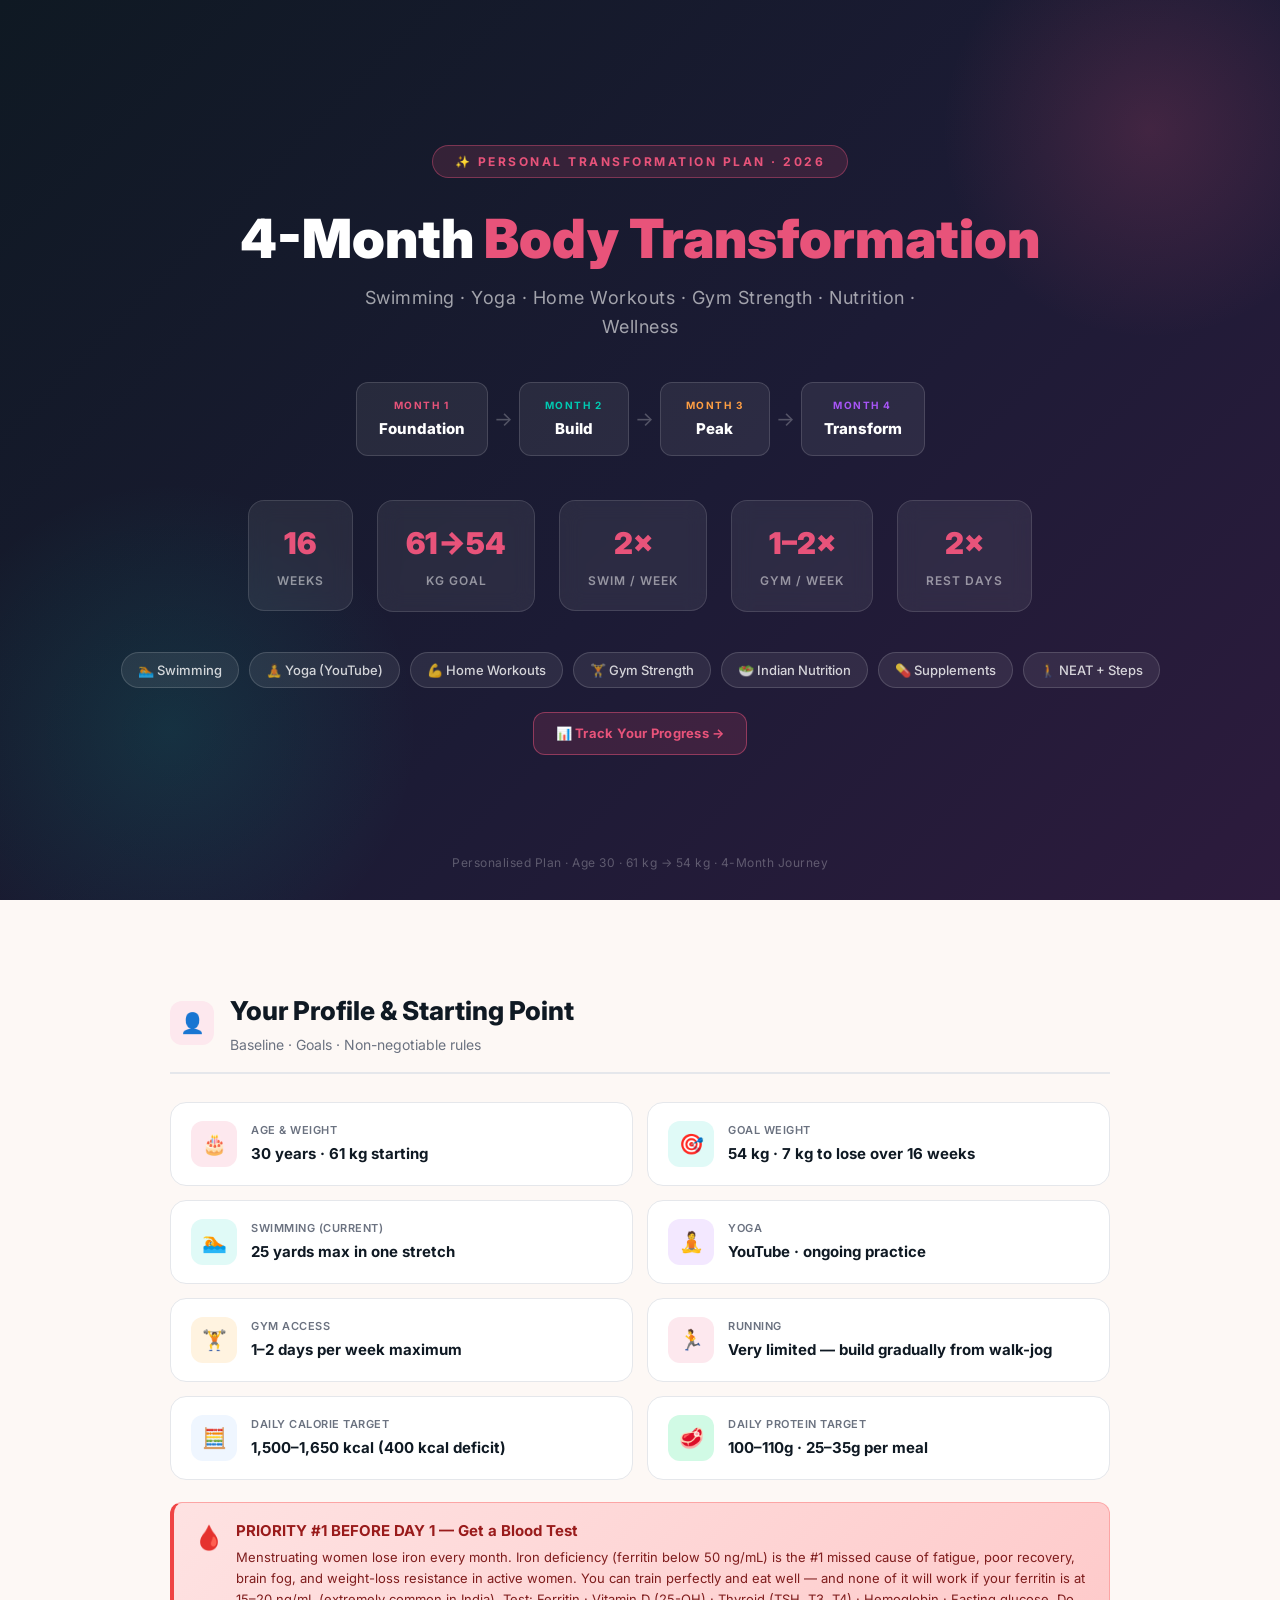
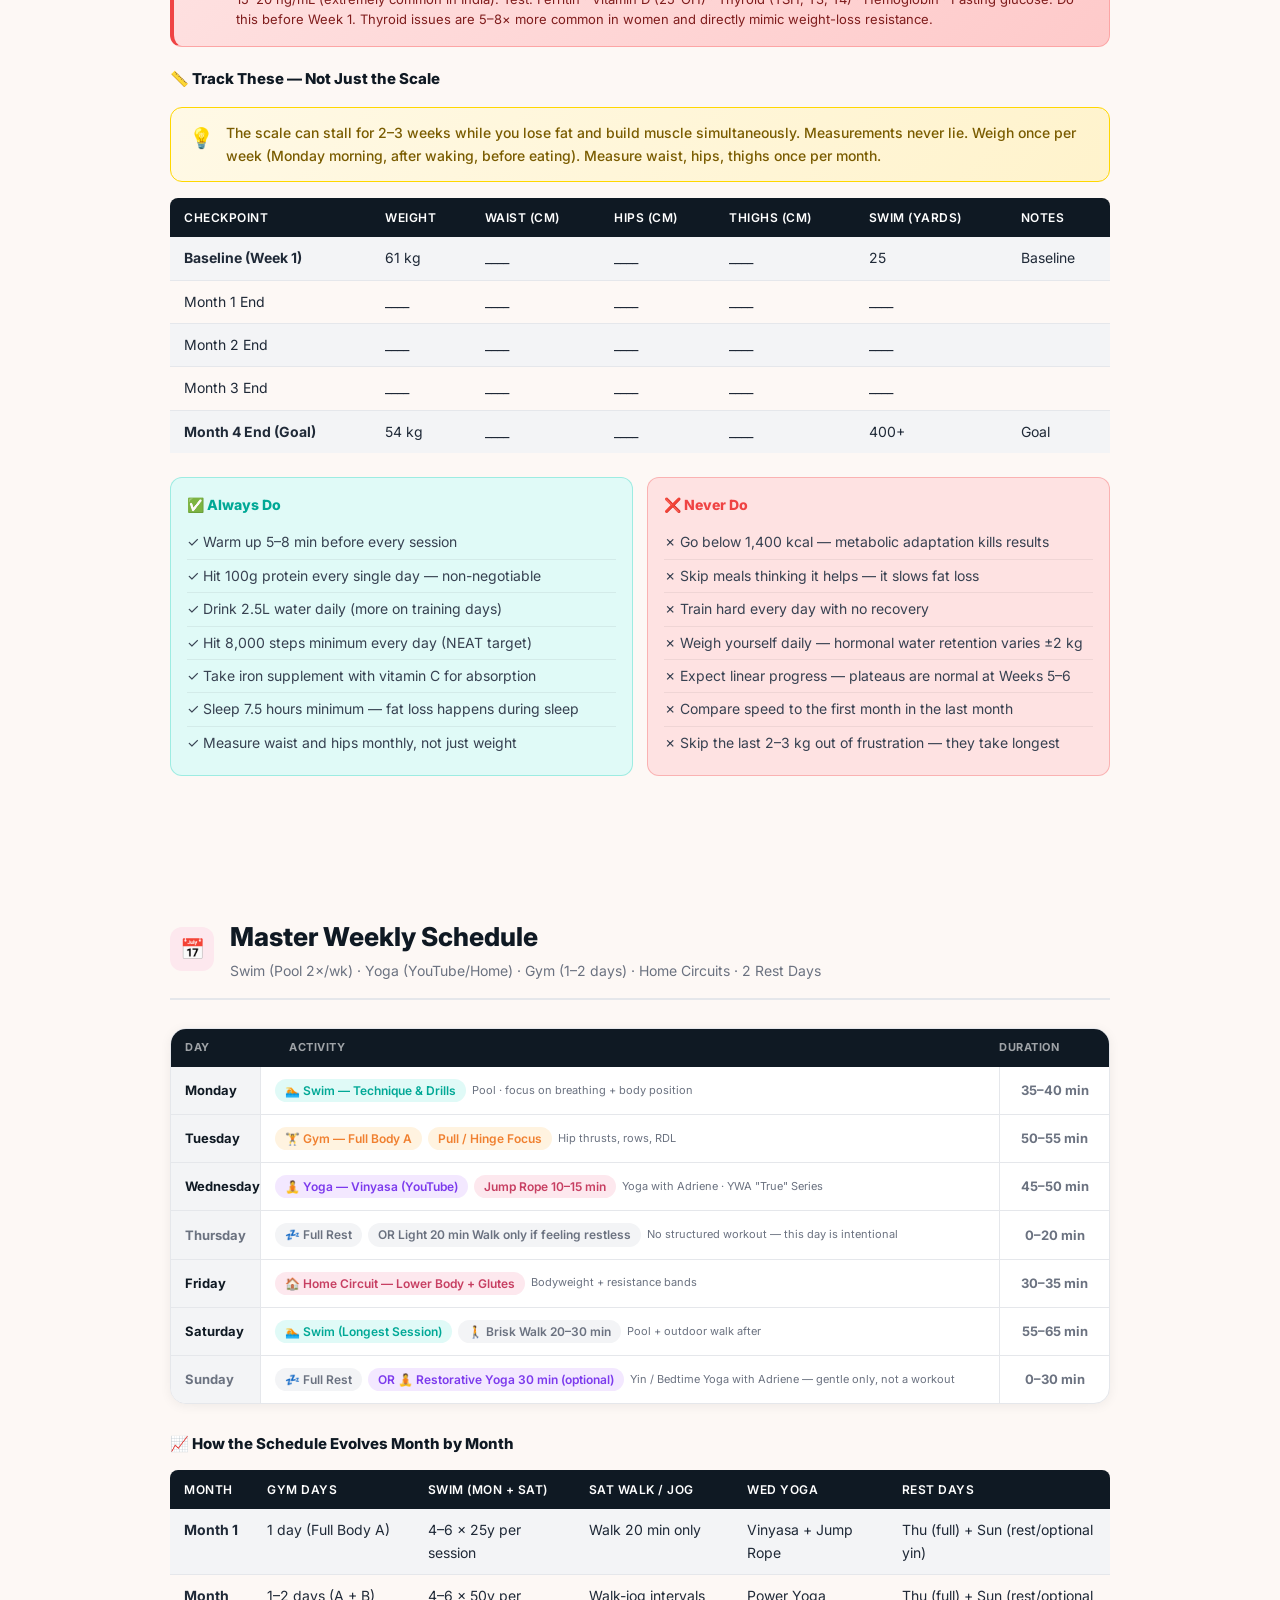
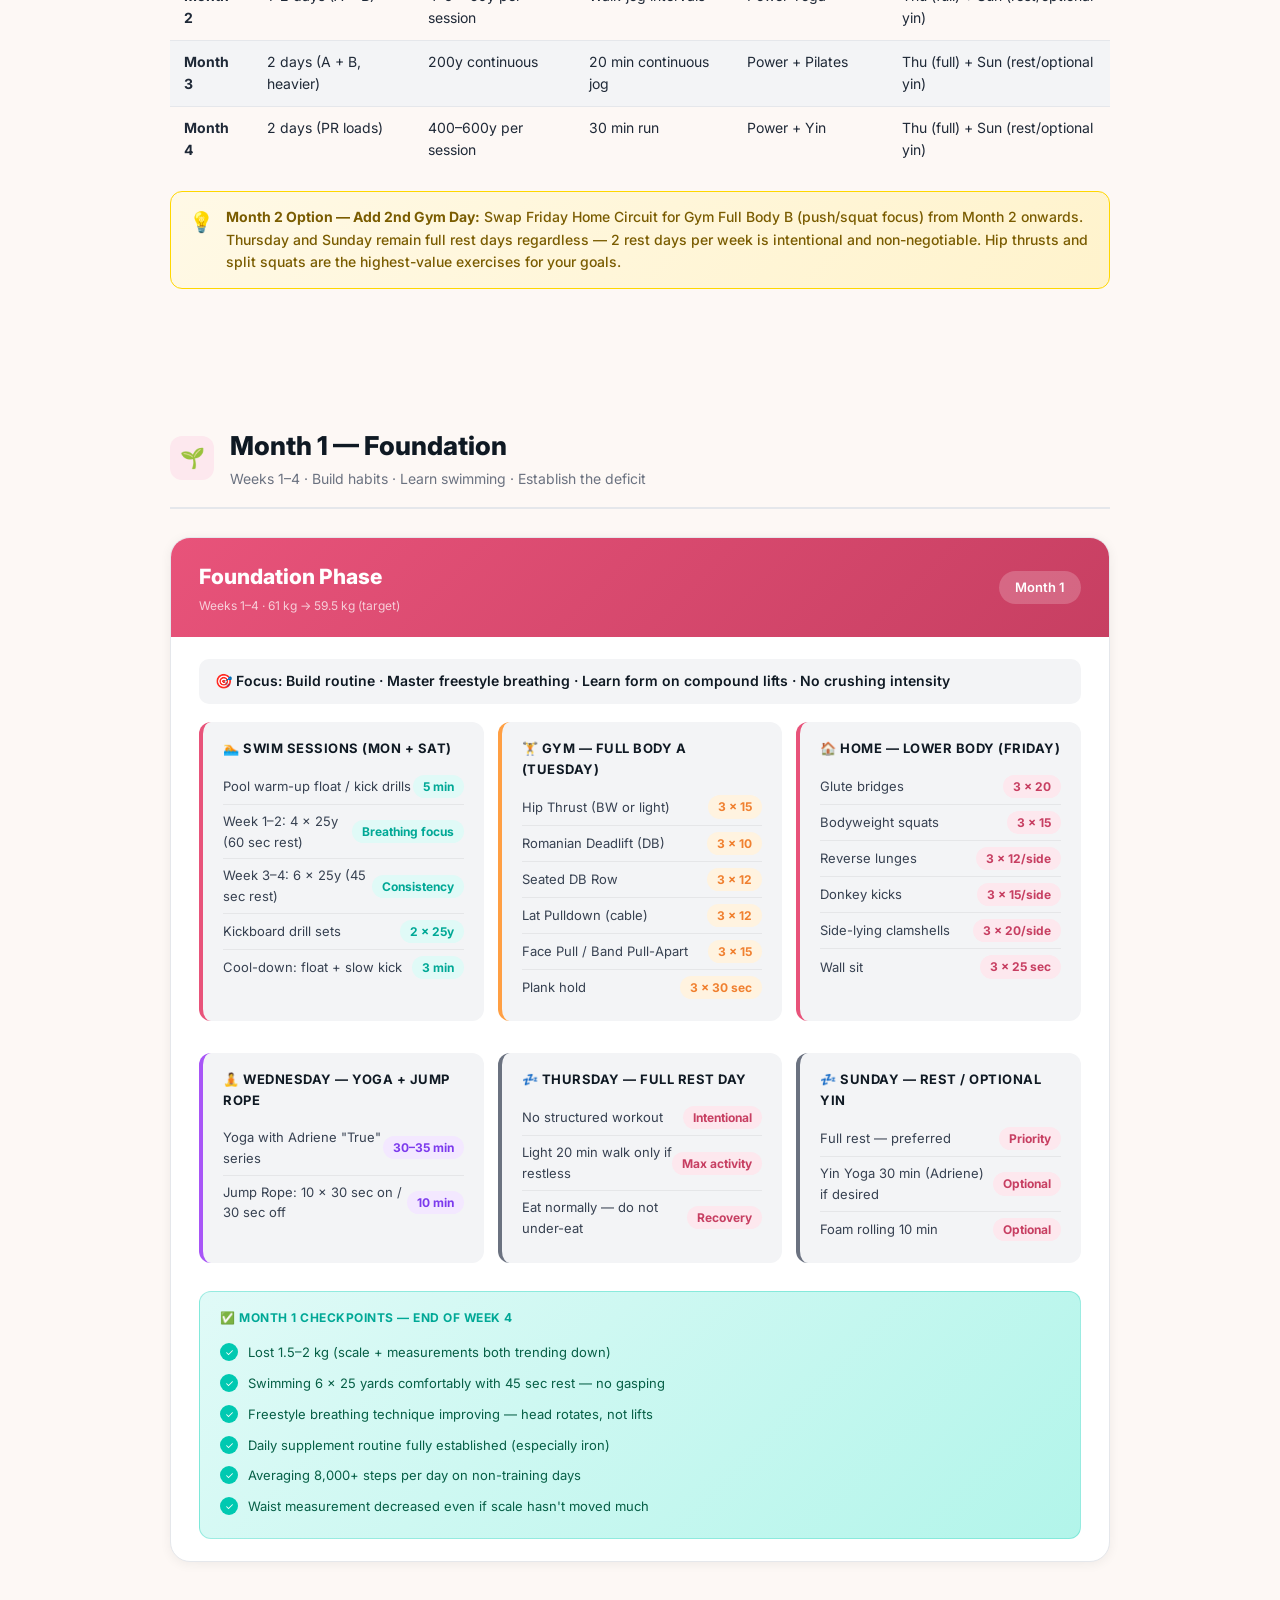
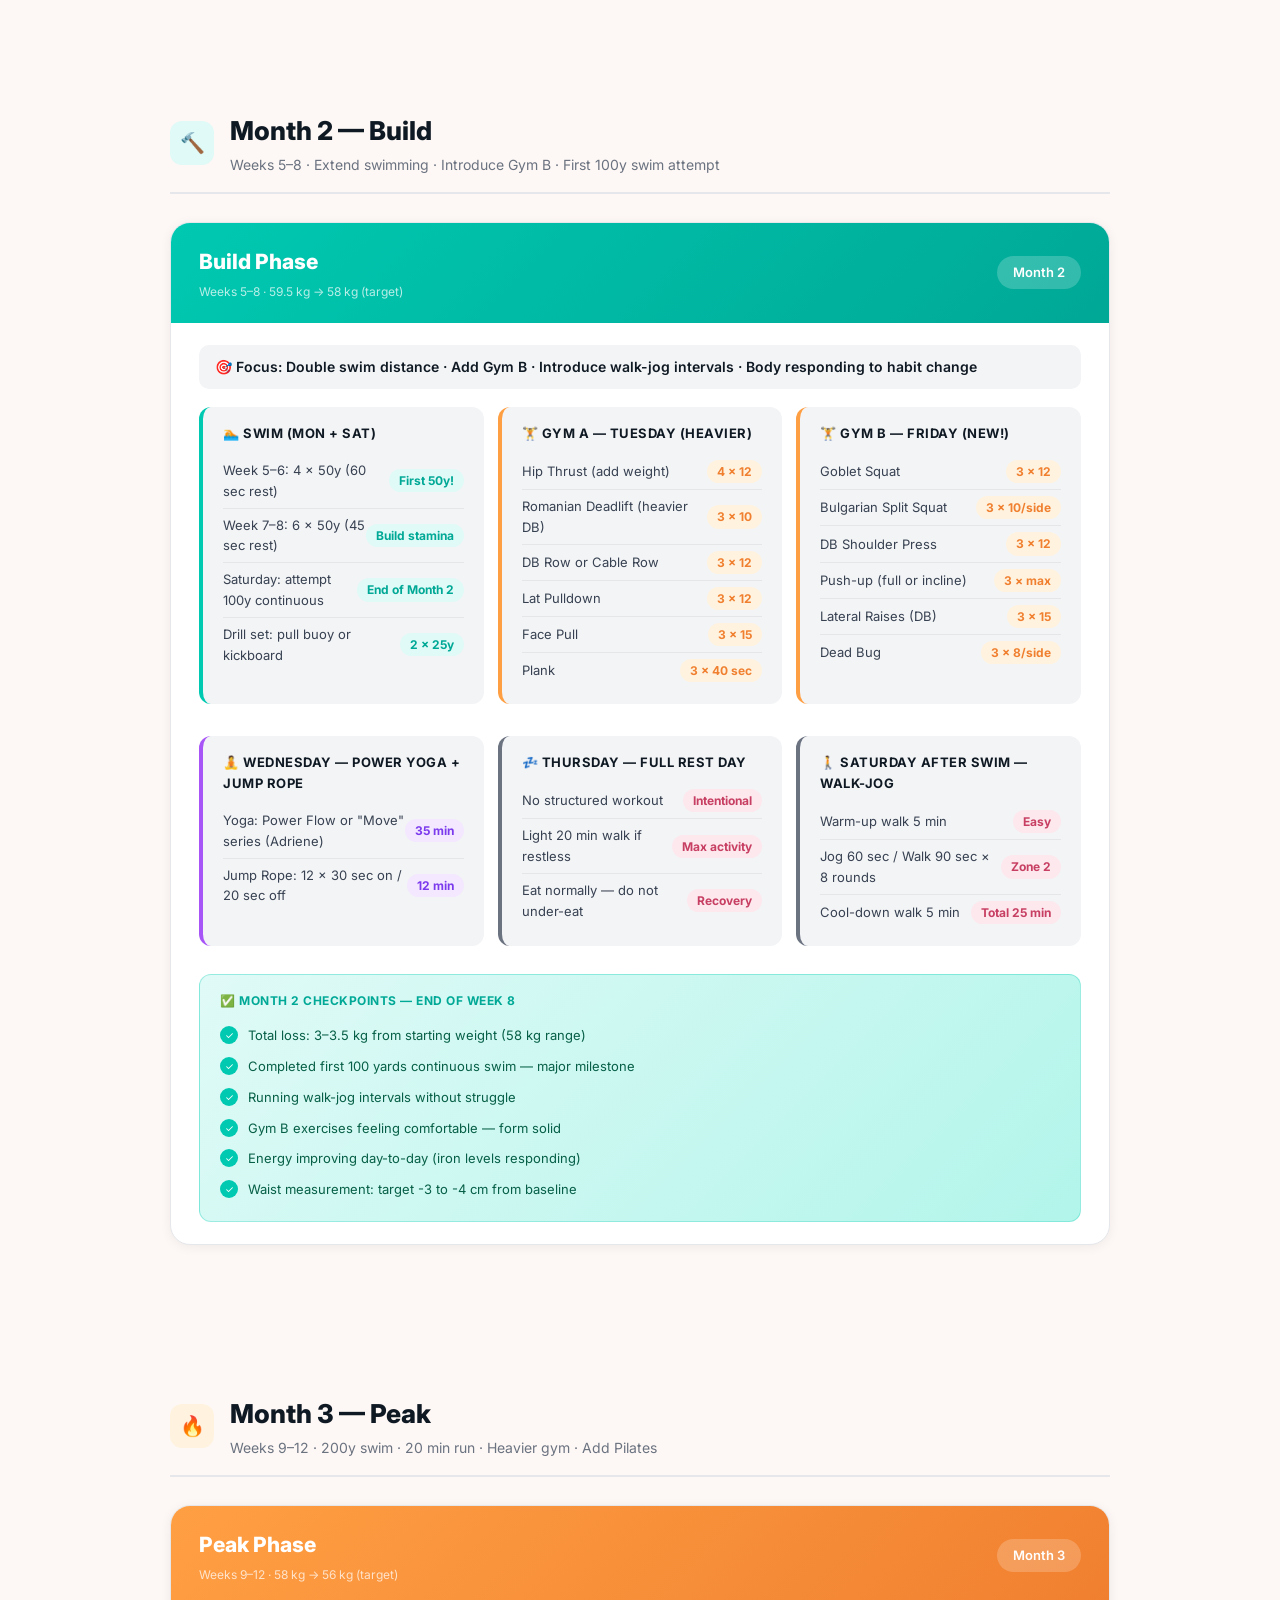
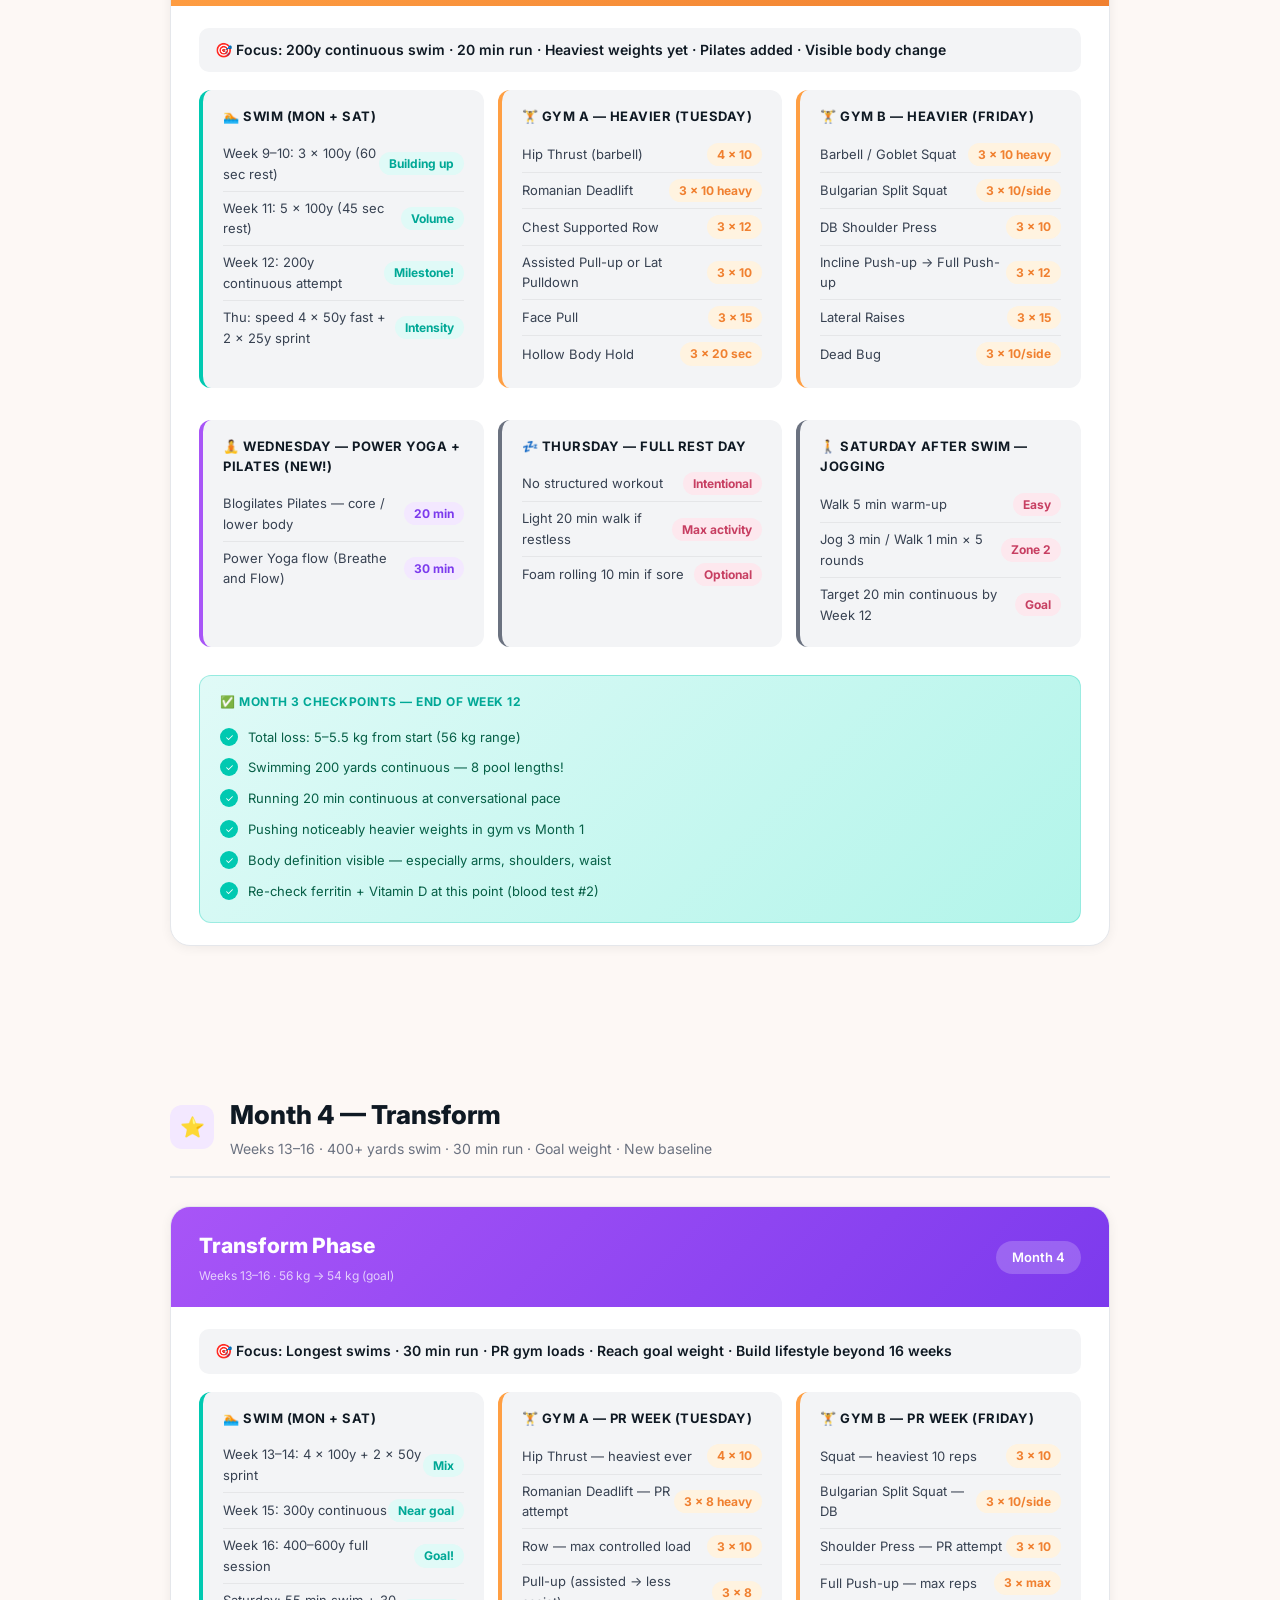
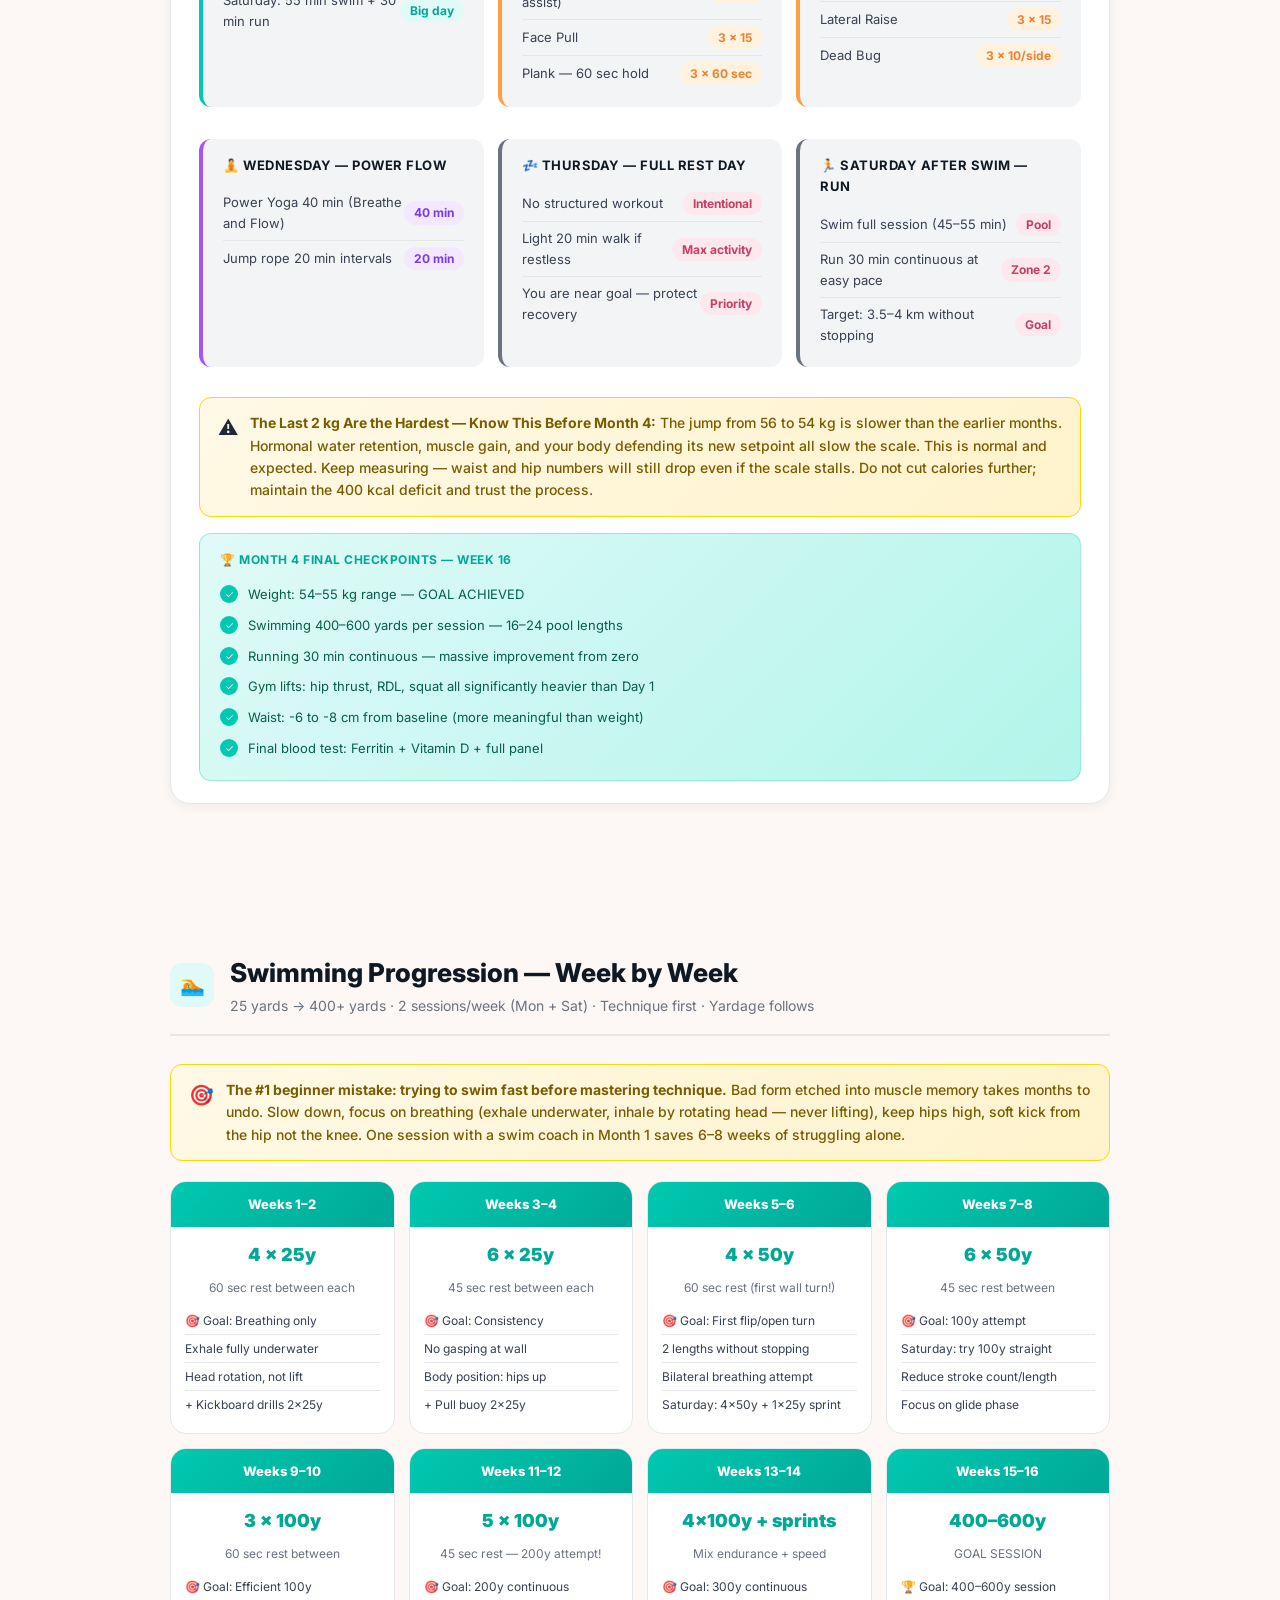
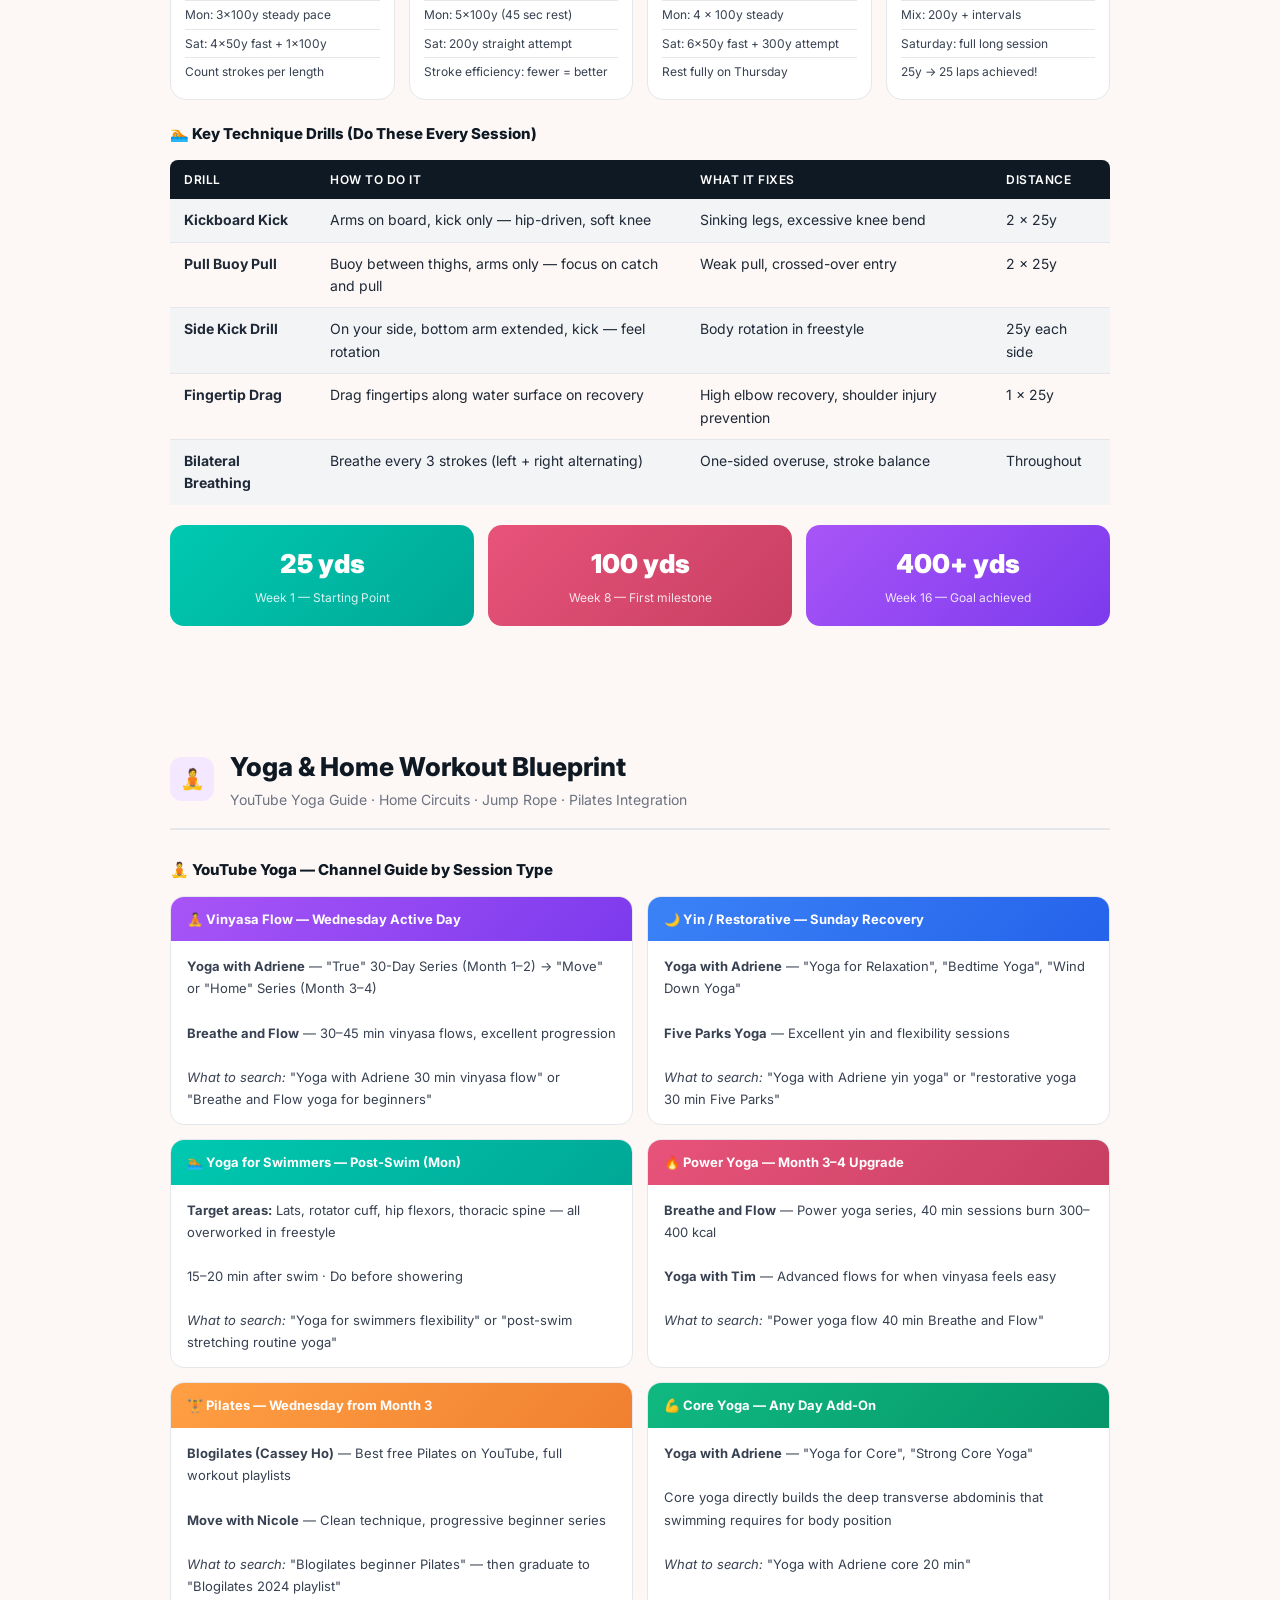
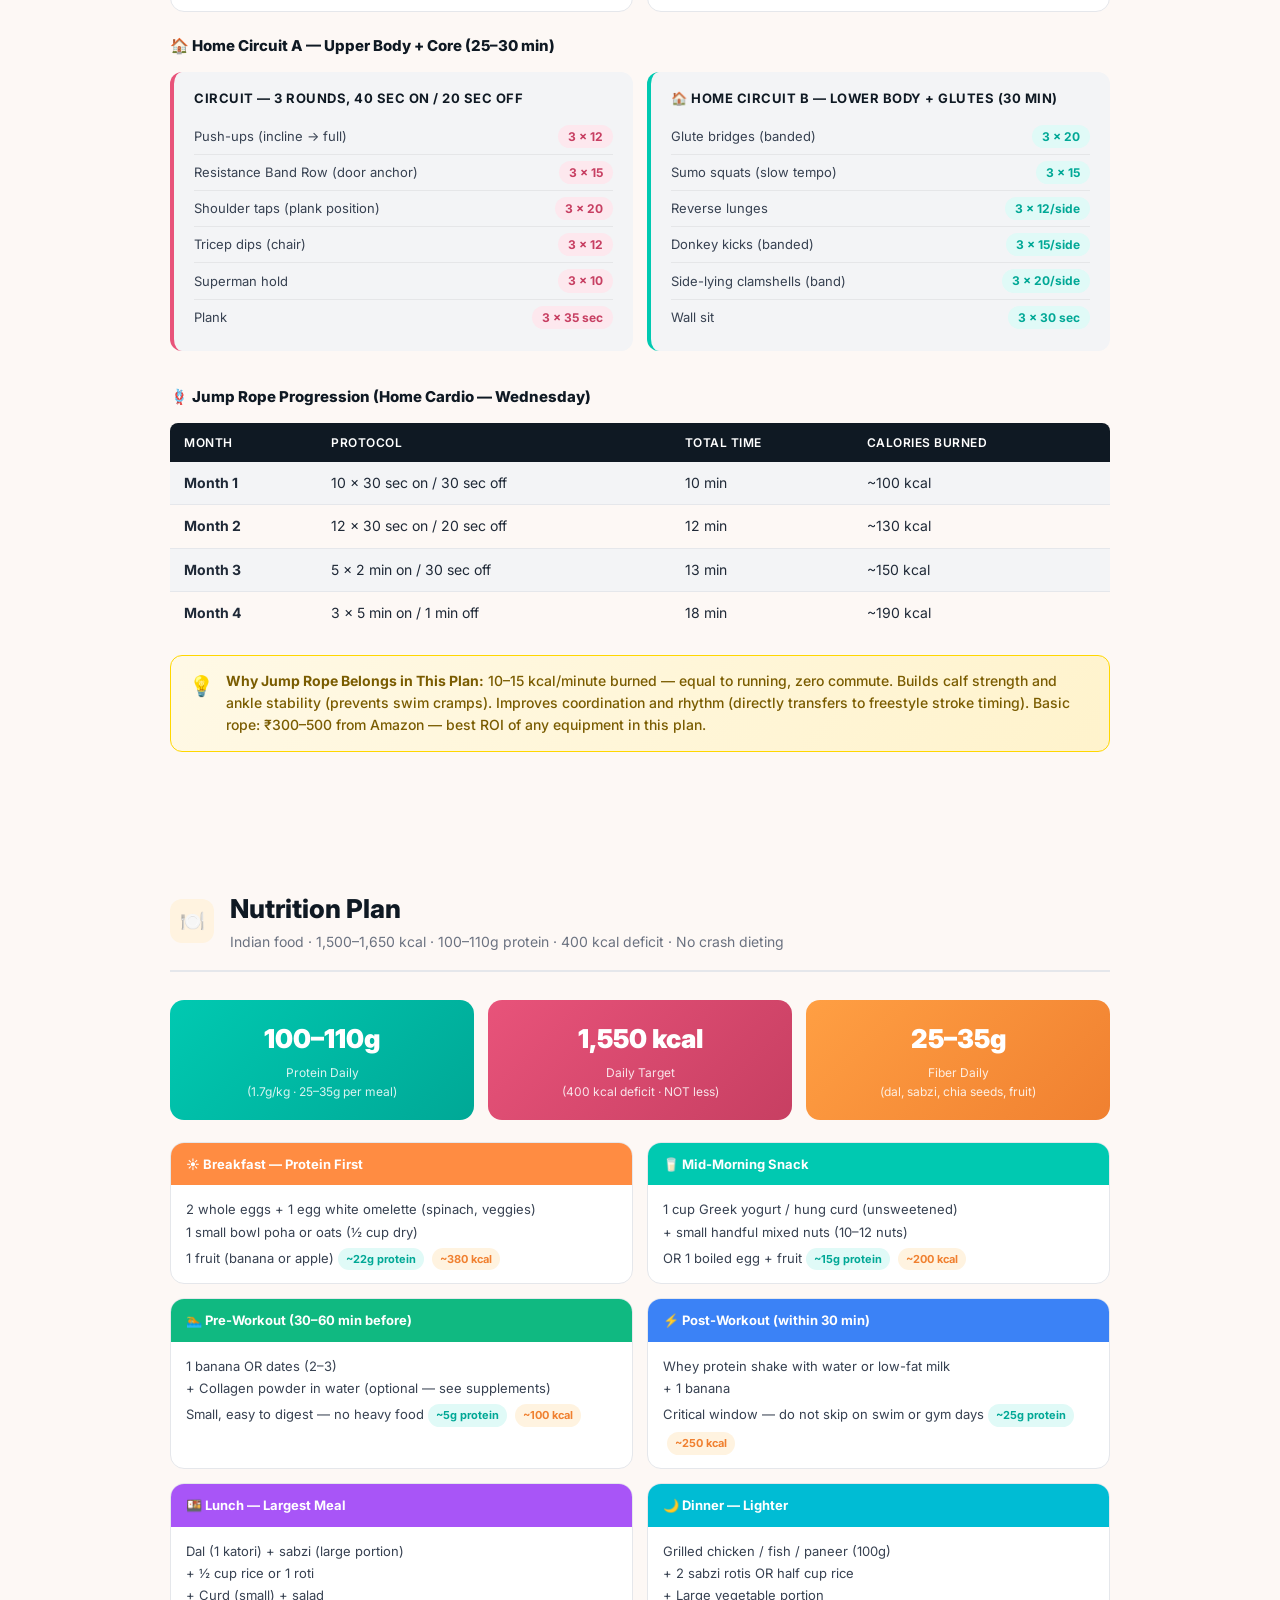
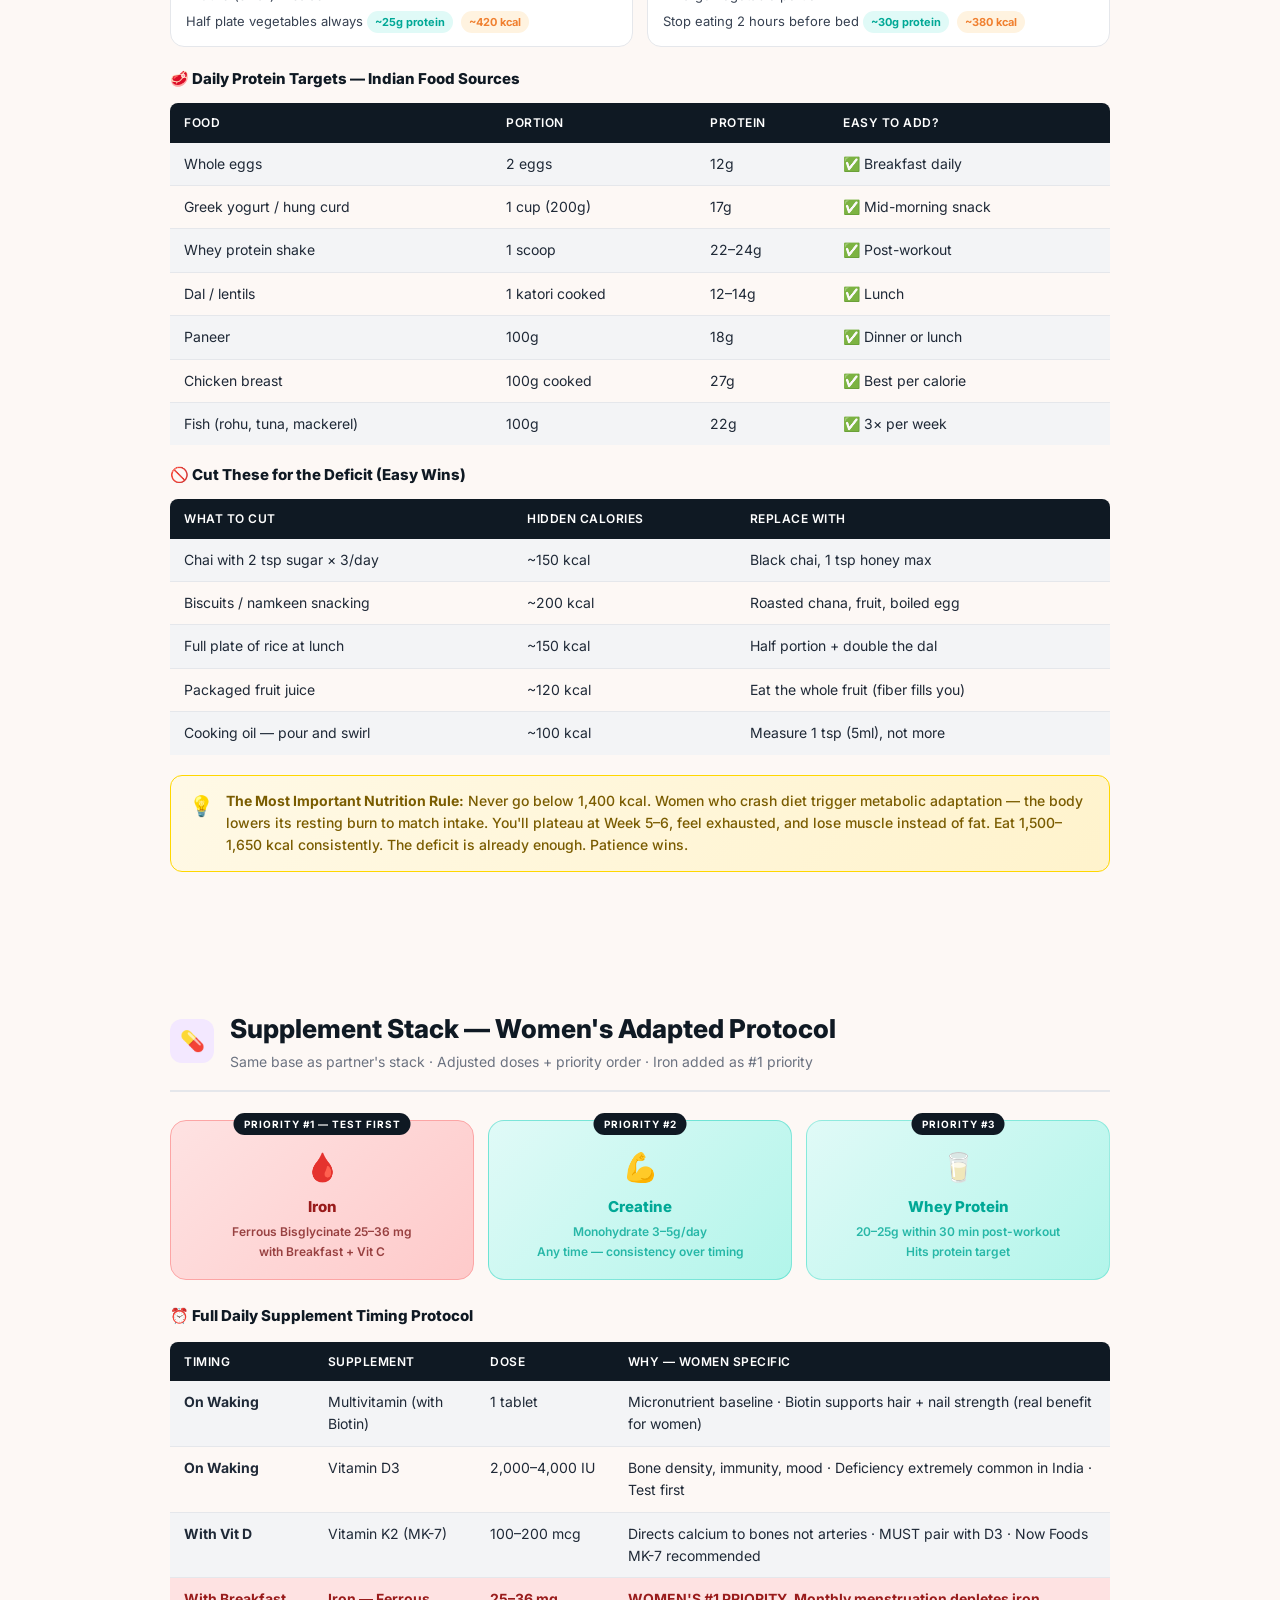
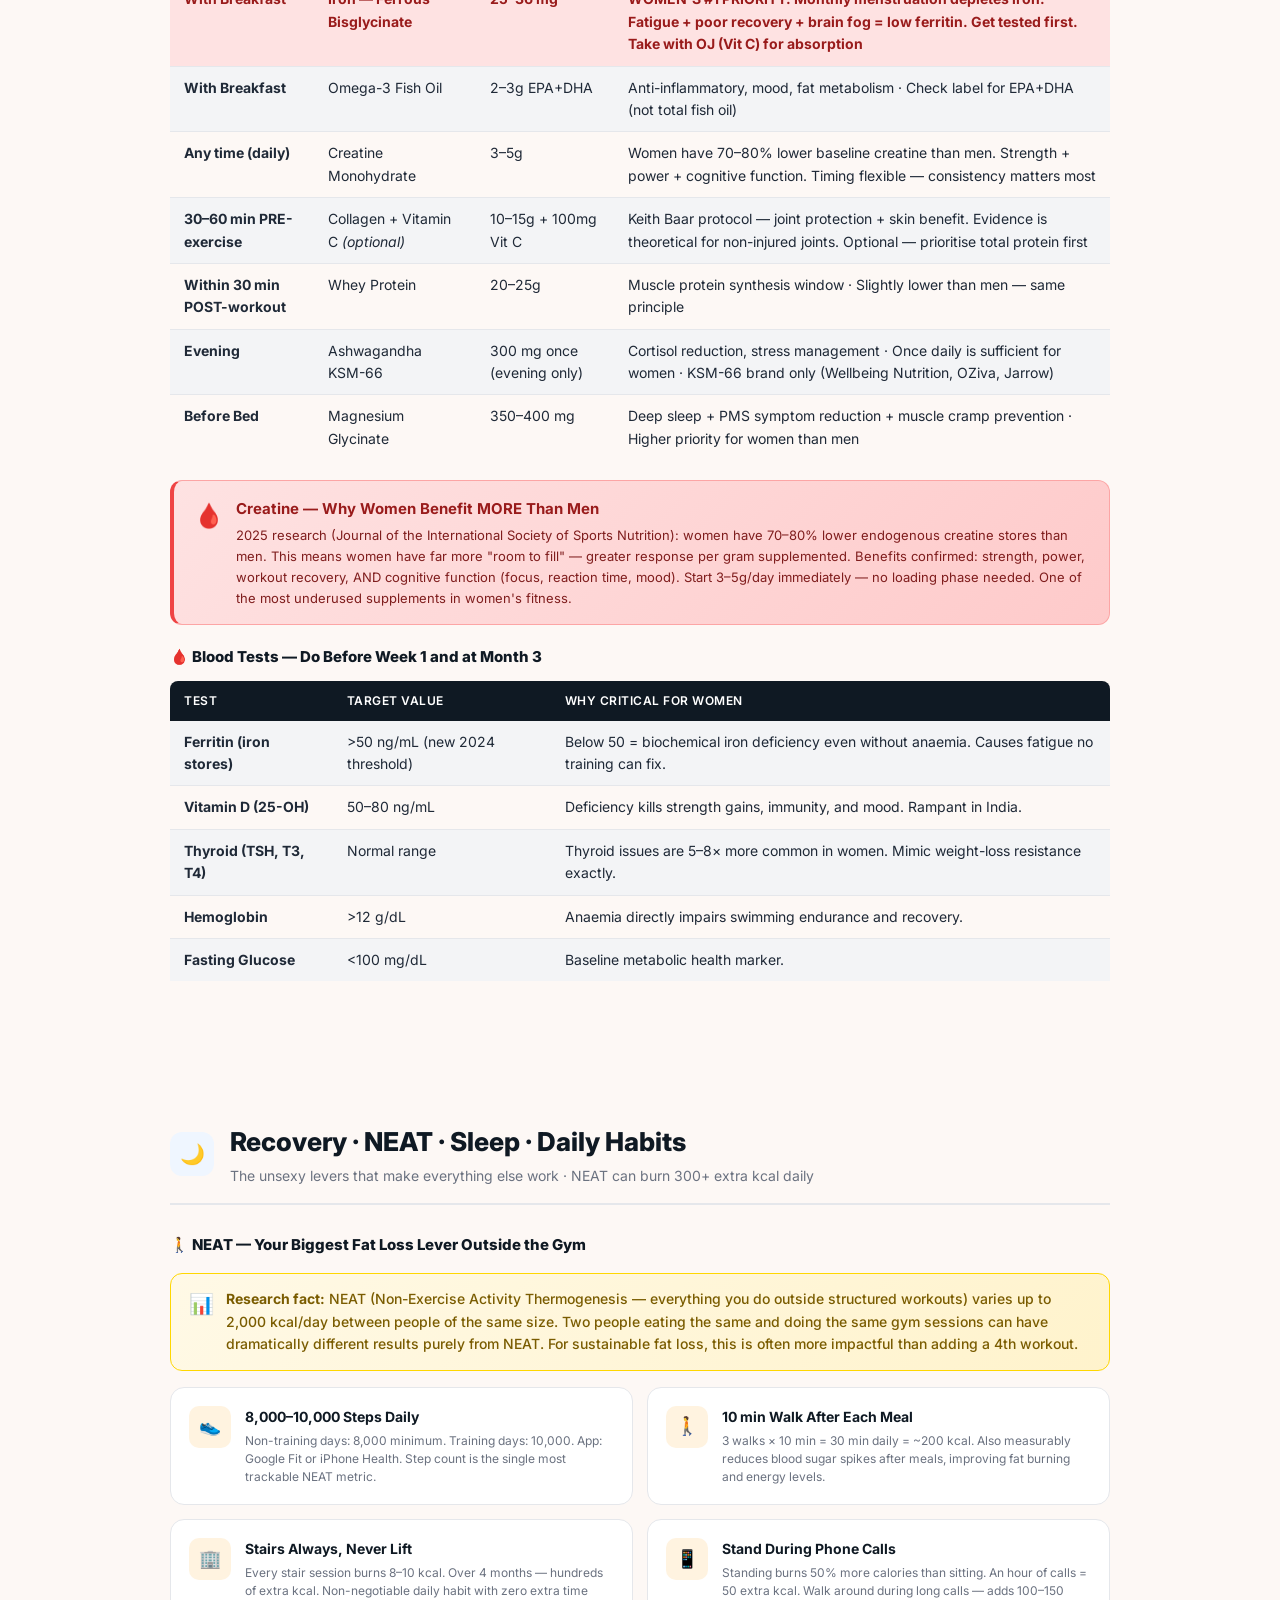
<file: Fitness/fitness_plan_wife.html>
<!DOCTYPE html>
<html lang="en">
<head>
<meta charset="UTF-8">
<meta name="viewport" content="width=device-width, initial-scale=1.0">
<title>4-Month Transformation Plan</title>
<style>
  @import url('https://fonts.googleapis.com/css2?family=Inter:wght@300;400;500;600;700;800;900&display=swap');

  :root {
    --rose: #E8537A;
    --rose-dark: #C73F62;
    --rose-light: #FDE8EE;
    --teal: #00C9B1;
    --teal-dark: #00A896;
    --teal-light: #E0FAF7;
    --amber: #FF9F43;
    --amber-dark: #F08030;
    --amber-light: #FFF3E0;
    --purple: #A855F7;
    --purple-dark: #7C3AED;
    --purple-light: #F3E8FF;
    --blue: #3B82F6;
    --blue-light: #EFF6FF;
    --green: #10B981;
    --green-light: #D1FAE5;
    --red: #EF4444;
    --red-light: #FEE2E2;
    --dark: #0F1923;
    --dark2: #1C1B35;
    --dark3: #2D1B3D;
    --gray: #6B7280;
    --gray-light: #F3F4F6;
    --white: #FFFFFF;
    --border: #E5E7EB;
    --bg: #FDF8F5;
  }

  * { margin: 0; padding: 0; box-sizing: border-box; }

  body {
    font-family: 'Inter', sans-serif;
    background: var(--bg);
    color: #1F2937;
    line-height: 1.6;
  }

  /* ── COVER ── */
  .cover {
    background: linear-gradient(135deg, var(--dark) 0%, var(--dark2) 55%, var(--dark3) 100%);
    min-height: 100vh;
    display: flex;
    flex-direction: column;
    justify-content: center;
    align-items: center;
    text-align: center;
    padding: 60px 40px;
    position: relative;
    overflow: hidden;
    page-break-after: always;
  }

  .cover::before {
    content: '';
    position: absolute;
    top: -80px; right: -80px;
    width: 420px; height: 420px;
    border-radius: 50%;
    background: radial-gradient(circle, rgba(232,83,122,0.18) 0%, transparent 70%);
  }

  .cover::after {
    content: '';
    position: absolute;
    bottom: -80px; left: -80px;
    width: 500px; height: 500px;
    border-radius: 50%;
    background: radial-gradient(circle, rgba(0,201,177,0.13) 0%, transparent 70%);
  }

  .cover-badge {
    background: rgba(232,83,122,0.15);
    border: 1px solid rgba(232,83,122,0.4);
    color: var(--rose);
    padding: 6px 22px;
    border-radius: 50px;
    font-size: 12px;
    font-weight: 700;
    letter-spacing: 2.5px;
    text-transform: uppercase;
    margin-bottom: 32px;
    position: relative; z-index: 1;
  }

  .cover h1 {
    font-size: 54px;
    font-weight: 900;
    color: var(--white);
    line-height: 1.08;
    margin-bottom: 16px;
    position: relative; z-index: 1;
  }

  .cover h1 span { color: var(--rose); }

  .cover-subtitle {
    font-size: 18px;
    color: rgba(255,255,255,0.6);
    margin-bottom: 40px;
    position: relative; z-index: 1;
    max-width: 560px;
    letter-spacing: 0.5px;
  }

  /* journey arc */
  .journey-arc {
    display: flex;
    align-items: center;
    gap: 0;
    margin-bottom: 44px;
    position: relative; z-index: 1;
  }

  .arc-phase {
    background: rgba(255,255,255,0.07);
    border: 1px solid rgba(255,255,255,0.14);
    border-radius: 12px;
    padding: 14px 22px;
    text-align: center;
    min-width: 110px;
  }

  .arc-phase .arc-month {
    font-size: 10px;
    font-weight: 700;
    text-transform: uppercase;
    letter-spacing: 1.5px;
    margin-bottom: 4px;
  }

  .arc-phase .arc-name {
    font-size: 15px;
    font-weight: 800;
    color: white;
  }

  .arc-m1 .arc-month { color: var(--rose); }
  .arc-m2 .arc-month { color: var(--teal); }
  .arc-m3 .arc-month { color: var(--amber); }
  .arc-m4 .arc-month { color: var(--purple); }

  .arc-arrow {
    color: rgba(255,255,255,0.25);
    font-size: 20px;
    padding: 0 6px;
  }

  .cover-stats {
    display: flex;
    gap: 24px;
    justify-content: center;
    flex-wrap: wrap;
    position: relative; z-index: 1;
    margin-bottom: 40px;
  }

  .cover-stat {
    background: rgba(255,255,255,0.07);
    border: 1px solid rgba(255,255,255,0.12);
    border-radius: 16px;
    padding: 18px 28px;
    text-align: center;
    backdrop-filter: blur(10px);
  }

  .cover-stat .val { font-size: 30px; font-weight: 900; color: var(--rose); display: block; }
  .cover-stat .lbl { font-size: 12px; color: rgba(255,255,255,0.5); font-weight: 600; text-transform: uppercase; letter-spacing: 1px; }

  .cover-goals {
    display: flex;
    gap: 10px;
    flex-wrap: wrap;
    justify-content: center;
    position: relative; z-index: 1;
  }

  .cover-goal-chip {
    background: rgba(255,255,255,0.08);
    border: 1px solid rgba(255,255,255,0.15);
    color: rgba(255,255,255,0.8);
    padding: 7px 16px;
    border-radius: 50px;
    font-size: 13px;
    font-weight: 500;
  }

  .cover-footer {
    position: absolute;
    bottom: 28px;
    font-size: 12px;
    color: rgba(255,255,255,0.28);
    z-index: 1;
    letter-spacing: 0.5px;
  }

  /* ── LAYOUT ── */
  .container { max-width: 1000px; margin: 0 auto; padding: 0 30px; }

  .section { padding: 50px 0 30px; }

  .section-header {
    display: flex;
    align-items: center;
    gap: 16px;
    margin-bottom: 28px;
    padding-bottom: 16px;
    border-bottom: 2px solid var(--border);
  }

  .section-icon {
    width: 44px; height: 44px;
    border-radius: 12px;
    display: flex; align-items: center; justify-content: center;
    font-size: 20px;
    flex-shrink: 0;
  }

  .icon-rose   { background: var(--rose-light); }
  .icon-teal   { background: var(--teal-light); }
  .icon-amber  { background: var(--amber-light); }
  .icon-purple { background: var(--purple-light); }
  .icon-blue   { background: var(--blue-light); }
  .icon-green  { background: var(--green-light); }
  .icon-red    { background: var(--red-light); }

  .section-title { font-size: 26px; font-weight: 800; color: var(--dark); }
  .section-subtitle { font-size: 14px; color: var(--gray); margin-top: 2px; }

  .page-break { page-break-before: always; padding-top: 40px; }

  /* ── PROFILE CARDS ── */
  .profile-grid {
    display: grid;
    grid-template-columns: 1fr 1fr;
    gap: 14px;
    margin-bottom: 22px;
  }

  .profile-card {
    background: var(--white);
    border: 1px solid var(--border);
    border-radius: 16px;
    padding: 18px 20px;
    display: flex;
    align-items: center;
    gap: 14px;
  }

  .profile-card .icon {
    width: 46px; height: 46px;
    border-radius: 12px;
    display: flex; align-items: center; justify-content: center;
    font-size: 20px;
    flex-shrink: 0;
  }

  .profile-card .info .label {
    font-size: 11px; color: var(--gray); font-weight: 600;
    text-transform: uppercase; letter-spacing: 0.5px;
  }

  .profile-card .info .value { font-size: 15px; font-weight: 700; color: var(--dark); margin-top: 2px; }

  /* ── ALERT BOXES ── */
  .iron-alert {
    background: linear-gradient(135deg, #FEE2E2, #FECACA);
    border: 1px solid #FCA5A5;
    border-left: 4px solid #EF4444;
    border-radius: 12px;
    padding: 16px 20px;
    display: flex;
    align-items: flex-start;
    gap: 12px;
    margin-bottom: 20px;
  }

  .iron-alert .alert-icon { font-size: 24px; }
  .iron-alert .alert-title { font-weight: 700; color: #991B1B; font-size: 15px; }
  .iron-alert .alert-text { font-size: 13px; color: #7F1D1D; margin-top: 4px; line-height: 1.6; }

  .tip-alert {
    background: linear-gradient(135deg, #FFF9E6, #FFF3CC);
    border: 1px solid #FFD700;
    border-radius: 12px;
    padding: 14px 18px;
    margin: 16px 0;
    display: flex;
    gap: 12px;
    align-items: flex-start;
  }

  .tip-alert .tip-icon { font-size: 20px; flex-shrink: 0; }
  .tip-alert .tip-text { font-size: 14px; color: #7A5C00; font-weight: 500; }

  /* ── RULES ── */
  .rules-grid { display: grid; grid-template-columns: 1fr 1fr; gap: 14px; margin-bottom: 20px; }

  .rule-box { border-radius: 12px; padding: 16px; font-size: 14px; }
  .rule-do { background: var(--teal-light); border: 1px solid rgba(0,201,177,0.3); }
  .rule-dont { background: var(--red-light); border: 1px solid rgba(239,68,68,0.3); }
  .rule-box h4 { font-weight: 800; font-size: 14px; margin-bottom: 10px; }
  .rule-do h4 { color: var(--teal-dark); }
  .rule-dont h4 { color: var(--red); }
  .rule-item { padding: 5px 0; border-bottom: 1px solid rgba(0,0,0,0.06); color: #374151; display: flex; gap: 8px; }
  .rule-item:last-child { border-bottom: none; }

  /* ── TABLES ── */
  table { width: 100%; border-collapse: collapse; font-size: 14px; margin-bottom: 20px; }
  th {
    background: var(--dark);
    color: white;
    padding: 10px 14px;
    text-align: left;
    font-size: 12px;
    font-weight: 600;
    text-transform: uppercase;
    letter-spacing: 0.5px;
  }
  th:first-child { border-radius: 8px 0 0 0; }
  th:last-child  { border-radius: 0 8px 0 0; }
  td { padding: 10px 14px; border-bottom: 1px solid var(--border); vertical-align: top; }
  tr:last-child td { border-bottom: none; }
  tr:nth-child(even) td { background: var(--gray-light); }
  .day-label { font-weight: 700; color: var(--dark); white-space: nowrap; }

  /* ── SCHEDULE ROW ── */
  .schedule-row {
    display: grid;
    grid-template-columns: 90px 1fr 110px;
    border-bottom: 1px solid var(--border);
  }
  .schedule-row:last-child { border-bottom: none; }
  .schedule-day {
    padding: 12px 14px; font-weight: 700; font-size: 13px; color: var(--dark);
    background: var(--gray-light); border-right: 1px solid var(--border);
    display: flex; align-items: center;
  }
  .schedule-activity {
    padding: 12px 14px; font-size: 13px; color: #374151;
    display: flex; align-items: center; flex-wrap: wrap; gap: 6px;
  }
  .schedule-duration {
    padding: 12px 14px; font-size: 13px; font-weight: 700; color: var(--gray);
    border-left: 1px solid var(--border); display: flex; align-items: center; justify-content: center;
  }

  /* ── ACTIVITY CHIPS ── */
  .activity-chip {
    display: inline-block; padding: 2px 10px;
    border-radius: 50px; font-size: 12px; font-weight: 600;
  }
  .chip-rose   { background: var(--rose-light);   color: var(--rose-dark); }
  .chip-teal   { background: var(--teal-light);   color: var(--teal-dark); }
  .chip-amber  { background: var(--amber-light);  color: var(--amber-dark); }
  .chip-purple { background: var(--purple-light); color: var(--purple-dark); }
  .chip-blue   { background: var(--blue-light);   color: var(--blue); }
  .chip-gray   { background: var(--gray-light);   color: var(--gray); }
  .chip-green  { background: var(--green-light);  color: var(--green); }

  /* ── PHASE CARDS ── */
  .phase-card {
    background: var(--white);
    border-radius: 20px;
    overflow: hidden;
    margin-bottom: 28px;
    border: 1px solid var(--border);
    box-shadow: 0 2px 12px rgba(0,0,0,0.06);
  }

  .phase-header {
    padding: 22px 28px;
    display: flex;
    align-items: center;
    justify-content: space-between;
  }

  .phase-m1 { background: linear-gradient(135deg, #E8537A, #C73F62); }
  .phase-m2 { background: linear-gradient(135deg, #00C9B1, #00A896); }
  .phase-m3 { background: linear-gradient(135deg, #FF9F43, #F08030); }
  .phase-m4 { background: linear-gradient(135deg, #A855F7, #7C3AED); }

  .phase-header h3 { font-size: 21px; font-weight: 800; color: white; }
  .phase-header .phase-week { font-size: 12px; color: rgba(255,255,255,0.72); margin-top: 3px; }
  .phase-badge {
    background: rgba(255,255,255,0.2); color: white;
    padding: 6px 16px; border-radius: 50px; font-size: 13px; font-weight: 600;
  }

  .phase-body { padding: 22px 28px; }
  .phase-focus {
    background: var(--gray-light); border-radius: 10px;
    padding: 11px 16px; font-size: 14px; font-weight: 600;
    color: var(--dark); margin-bottom: 18px;
  }

  /* ── WORKOUT BOXES ── */
  .workout-box {
    background: var(--gray-light); border-radius: 12px;
    padding: 16px 20px; margin-bottom: 14px;
    border-left: 4px solid var(--rose);
  }
  .workout-box.teal   { border-left-color: var(--teal); }
  .workout-box.amber  { border-left-color: var(--amber); }
  .workout-box.purple { border-left-color: var(--purple); }
  .workout-box.blue   { border-left-color: var(--blue); }
  .workout-box.gray   { border-left-color: var(--gray); }

  .workout-box h4 {
    font-size: 13px; font-weight: 700; color: var(--dark);
    margin-bottom: 10px; text-transform: uppercase; letter-spacing: 0.5px;
  }

  .exercise-list { list-style: none; }
  .exercise-list li {
    padding: 6px 0; font-size: 13px; color: #374151;
    border-bottom: 1px solid rgba(0,0,0,0.06);
    display: flex; justify-content: space-between; align-items: center;
  }
  .exercise-list li:last-child { border-bottom: none; }

  .sets {
    font-weight: 700; font-size: 12px;
    background: var(--rose-light); color: var(--rose-dark);
    padding: 2px 10px; border-radius: 50px; white-space: nowrap;
  }
  .sets.teal   { background: var(--teal-light);   color: var(--teal-dark); }
  .sets.amber  { background: var(--amber-light);  color: var(--amber-dark); }
  .sets.purple { background: var(--purple-light); color: var(--purple-dark); }
  .sets.blue   { background: var(--blue-light);   color: var(--blue); }

  /* ── CHECKPOINT ── */
  .checkpoint-box {
    background: linear-gradient(135deg, var(--teal-light), #B2F5EA);
    border: 1px solid rgba(0,201,177,0.3);
    border-radius: 12px; padding: 16px 20px; margin-top: 14px;
  }
  .checkpoint-box h4 {
    font-size: 12px; font-weight: 700; color: var(--teal-dark);
    text-transform: uppercase; letter-spacing: 0.5px; margin-bottom: 10px;
  }
  .checkpoint-item {
    display: flex; align-items: flex-start; gap: 10px;
    padding: 5px 0; font-size: 13px; color: #065F46;
  }
  .checkpoint-item::before {
    content: '✓';
    background: var(--teal); color: white;
    width: 18px; height: 18px; border-radius: 50%;
    display: flex; align-items: center; justify-content: center;
    font-size: 10px; flex-shrink: 0; margin-top: 1px;
  }

  /* ── PROGRESS GRID ── */
  .progress-grid {
    display: grid; grid-template-columns: repeat(4,1fr); gap: 14px; margin-bottom: 22px;
  }
  .progress-month { border-radius: 16px; overflow: hidden; border: 1px solid var(--border); }
  .progress-month-header { padding: 12px; text-align: center; color: white; font-weight: 800; font-size: 14px; }
  .pm1 { background: var(--rose); }
  .pm2 { background: var(--teal); }
  .pm3 { background: var(--amber); }
  .pm4 { background: var(--purple); }
  .progress-month-body { background: white; padding: 14px; }
  .progress-metric { padding: 6px 0; border-bottom: 1px solid var(--border); font-size: 13px; }
  .progress-metric:last-child { border-bottom: none; }
  .progress-metric .metric-label { color: var(--gray); font-size: 10px; text-transform: uppercase; }
  .progress-metric .metric-value { font-weight: 700; color: var(--dark); font-size: 13px; }

  /* ── SWIM WEEK CARDS ── */
  .swim-grid { display: grid; grid-template-columns: repeat(4, 1fr); gap: 14px; margin-bottom: 22px; }

  .swim-week-card {
    background: var(--white); border: 1px solid var(--border);
    border-radius: 16px; overflow: hidden;
  }
  .swim-week-header {
    padding: 12px 14px; font-weight: 800; font-size: 13px; color: white;
    background: linear-gradient(135deg, var(--teal), var(--teal-dark));
    text-align: center;
  }
  .swim-week-body { padding: 14px; }
  .swim-week-body .sw-target {
    font-size: 18px; font-weight: 900; color: var(--teal-dark);
    text-align: center; margin-bottom: 8px;
  }
  .swim-week-body .sw-desc { font-size: 12px; color: var(--gray); text-align: center; margin-bottom: 10px; }
  .swim-week-body .sw-detail {
    font-size: 12px; color: #374151;
    padding: 4px 0; border-bottom: 1px solid var(--border);
  }
  .swim-week-body .sw-detail:last-child { border-bottom: none; }

  /* ── YOGA CARD ── */
  .yoga-grid { display: grid; grid-template-columns: 1fr 1fr; gap: 14px; margin-bottom: 20px; }
  .yoga-card {
    background: var(--white); border: 1px solid var(--border);
    border-radius: 14px; overflow: hidden;
  }
  .yoga-card-header {
    padding: 12px 16px; font-weight: 700; font-size: 13px;
    color: white; display: flex; align-items: center; gap: 8px;
  }
  .yc-vinyasa { background: linear-gradient(135deg, #A855F7, #7C3AED); }
  .yc-yin     { background: linear-gradient(135deg, #3B82F6, #2563EB); }
  .yc-power   { background: linear-gradient(135deg, #E8537A, #C73F62); }
  .yc-swim    { background: linear-gradient(135deg, #00C9B1, #00A896); }
  .yc-pilates { background: linear-gradient(135deg, #FF9F43, #F08030); }
  .yc-core    { background: linear-gradient(135deg, #10B981, #059669); }
  .yoga-card-body { padding: 14px 16px; font-size: 13px; color: #374151; line-height: 1.7; }

  /* ── MEAL CARDS ── */
  .meal-grid { display: grid; grid-template-columns: 1fr 1fr; gap: 14px; margin-bottom: 20px; }
  .meal-card { background: var(--white); border: 1px solid var(--border); border-radius: 14px; overflow: hidden; }
  .meal-card-header {
    padding: 11px 15px; font-weight: 700; font-size: 13px;
    color: white; display: flex; align-items: center; gap: 7px;
  }
  .mc-breakfast { background: #FF8C42; }
  .mc-mid       { background: var(--teal); }
  .mc-prework   { background: #10B981; }
  .mc-postwork  { background: var(--blue); }
  .mc-lunch     { background: var(--purple); }
  .mc-snack     { background: #FF5722; }
  .mc-dinner    { background: #00BCD4; }
  .meal-card-body { padding: 13px 15px; font-size: 13px; color: #374151; line-height: 1.7; }
  .protein-tag {
    display: inline-block; background: var(--teal-light); color: var(--teal-dark);
    font-size: 11px; font-weight: 700; padding: 2px 8px; border-radius: 50px; margin-top: 5px;
  }
  .cal-tag {
    display: inline-block; background: var(--amber-light); color: var(--amber-dark);
    font-size: 11px; font-weight: 700; padding: 2px 8px; border-radius: 50px; margin-top: 5px; margin-left: 4px;
  }

  /* ── SUPPLEMENT PRIORITY ── */
  .supp-priority {
    display: grid; grid-template-columns: 1fr 1fr 1fr; gap: 14px; margin-bottom: 20px;
  }
  .supp-card {
    border-radius: 16px; padding: 18px; text-align: center;
    position: relative;
  }
  .supp-card .priority-badge {
    position: absolute; top: -8px; left: 50%; transform: translateX(-50%);
    background: var(--dark); color: white; font-size: 10px; font-weight: 700;
    padding: 3px 10px; border-radius: 50px; text-transform: uppercase; letter-spacing: 1px;
    white-space: nowrap;
  }
  .supp-card .supp-icon { font-size: 28px; margin-bottom: 6px; }
  .supp-card .supp-name { font-size: 15px; font-weight: 800; margin-bottom: 3px; }
  .supp-card .supp-dose { font-size: 12px; font-weight: 600; opacity: 0.8; }

  /* ── HYDRATION ── */
  .hydration-grid { display: grid; grid-template-columns: repeat(4,1fr); gap: 12px; margin-bottom: 18px; }
  .hydration-card {
    background: var(--blue-light); border: 1px solid rgba(59,130,246,0.2);
    border-radius: 12px; padding: 14px; text-align: center;
  }
  .hydration-card .h-icon { font-size: 26px; margin-bottom: 5px; }
  .hydration-card .h-amount { font-size: 18px; font-weight: 800; color: var(--blue); }
  .hydration-card .h-label { font-size: 11px; color: var(--gray); margin-top: 3px; }

  /* ── NEAT ── */
  .neat-grid { display: grid; grid-template-columns: 1fr 1fr; gap: 14px; margin-bottom: 20px; }
  .neat-card {
    background: var(--white); border: 1px solid var(--border);
    border-radius: 14px; padding: 18px;
    display: flex; gap: 14px; align-items: flex-start;
  }
  .neat-card .neat-icon {
    width: 42px; height: 42px; border-radius: 10px;
    background: var(--amber-light);
    display: flex; align-items: center; justify-content: center;
    font-size: 18px; flex-shrink: 0;
  }
  .neat-card h4 { font-size: 14px; font-weight: 700; color: var(--dark); margin-bottom: 4px; }
  .neat-card p { font-size: 12px; color: var(--gray); line-height: 1.5; }

  /* ── SLEEP ── */
  .sleep-grid { display: grid; grid-template-columns: repeat(3,1fr); gap: 14px; margin-bottom: 20px; }
  .sleep-card {
    background: linear-gradient(135deg, #1C1B4B, #2D2B8C);
    border-radius: 14px; padding: 18px; text-align: center; color: white;
  }
  .sleep-card .s-icon { font-size: 28px; margin-bottom: 7px; }
  .sleep-card .s-val { font-size: 22px; font-weight: 800; color: #C4B5FD; }
  .sleep-card .s-label { font-size: 11px; color: rgba(255,255,255,0.55); margin-top: 3px; }

  /* ── HABIT TRACKER ── */
  .habit-table { width: 100%; border-collapse: collapse; margin-bottom: 20px; font-size: 13px; }
  .habit-table th {
    background: var(--dark2); color: white; padding: 9px 10px;
    font-size: 11px; font-weight: 700; text-transform: uppercase; letter-spacing: 0.5px;
    text-align: center;
  }
  .habit-table th:first-child { text-align: left; border-radius: 8px 0 0 0; width: 200px; }
  .habit-table th:last-child { border-radius: 0 8px 0 0; }
  .habit-table td { padding: 9px 10px; border-bottom: 1px solid var(--border); text-align: center; }
  .habit-table td:first-child { text-align: left; font-weight: 600; color: var(--dark); }
  .habit-table tr:nth-child(even) td { background: #FAF7FF; }
  .habit-circle {
    display: inline-block; width: 22px; height: 22px; border-radius: 50%;
    border: 2px solid var(--border); vertical-align: middle;
  }

  /* ── BODY MEASUREMENTS ── */
  .measure-grid { display: grid; grid-template-columns: repeat(3,1fr); gap: 14px; margin-bottom: 20px; }
  .measure-card {
    background: var(--white); border: 1px solid var(--border); border-radius: 14px; padding: 16px;
    text-align: center;
  }
  .measure-card .m-icon { font-size: 24px; margin-bottom: 6px; }
  .measure-card .m-label { font-size: 11px; color: var(--gray); text-transform: uppercase; letter-spacing: 0.5px; font-weight: 600; }
  .measure-card .m-value { font-size: 20px; font-weight: 800; color: var(--rose-dark); margin-top: 4px; }
  .measure-card .m-note { font-size: 11px; color: var(--gray); margin-top: 4px; }

  /* ── STRETCH ── */
  .stretch-grid { display: grid; grid-template-columns: 1fr 1fr; gap: 14px; margin-bottom: 18px; }
  .stretch-card { background: var(--white); border: 1px solid var(--border); border-radius: 12px; padding: 16px; }
  .stretch-card h4 {
    font-size: 12px; font-weight: 700; color: var(--purple-dark);
    text-transform: uppercase; letter-spacing: 0.5px; margin-bottom: 9px;
    border-bottom: 2px solid var(--purple-light); padding-bottom: 6px;
  }
  .stretch-item { display: flex; justify-content: space-between; padding: 5px 0; font-size: 12px; border-bottom: 1px solid var(--gray-light); }
  .stretch-item:last-child { border-bottom: none; }
  .stretch-item .duration { font-weight: 700; color: var(--purple-dark); font-size: 11px; }

  /* ── FOOTER ── */
  .doc-footer {
    background: var(--dark); color: rgba(255,255,255,0.45);
    text-align: center; padding: 28px; font-size: 13px; margin-top: 60px;
  }
  .doc-footer strong { color: var(--rose); }

  /* ── PRINT ── */
  @media print {
    * { -webkit-print-color-adjust: exact !important; print-color-adjust: exact !important; color-adjust: exact !important; }

    @page { size: A4; margin: 12mm 14mm; }

    body { background: white !important; font-size: 11px; line-height: 1.5; }

    .cover { min-height: 0; height: 260mm; page-break-after: always; break-after: page; padding: 40px; }
    .page-break { page-break-before: always; break-before: page; padding-top: 10px; }

    .phase-card   { break-inside: avoid; page-break-inside: avoid; }
    .meal-card    { break-inside: avoid; page-break-inside: avoid; }
    .sleep-card   { break-inside: avoid; page-break-inside: avoid; }
    .workout-box  { break-inside: avoid; page-break-inside: avoid; }
    .tip-alert    { break-inside: avoid; page-break-inside: avoid; }
    .checkpoint-box { break-inside: avoid; page-break-inside: avoid; }
    .profile-card { break-inside: avoid; page-break-inside: avoid; }
    .swim-week-card { break-inside: avoid; page-break-inside: avoid; }
    .yoga-card    { break-inside: avoid; page-break-inside: avoid; }
    .neat-card    { break-inside: avoid; page-break-inside: avoid; }

    .section { padding: 18px 0 8px; }
    .section-header { margin-bottom: 14px; padding-bottom: 10px; }
    .phase-card { margin-bottom: 12px; }
    .workout-box { margin-bottom: 8px; }
    table { font-size: 10px; }
    th, td { padding: 5px 8px; }
    h3, h4 { break-after: avoid; page-break-after: avoid; }
    .doc-footer { display: none; }
    .profile-grid { grid-template-columns: 1fr 1fr; gap: 8px; }
    .progress-grid { grid-template-columns: repeat(4,1fr); gap: 8px; }
    .swim-grid { grid-template-columns: repeat(4,1fr); gap: 8px; }
    .yoga-grid { grid-template-columns: 1fr 1fr; gap: 8px; }
    .meal-grid { grid-template-columns: 1fr 1fr; gap: 8px; }
    .rules-grid { grid-template-columns: 1fr 1fr; gap: 8px; }
    .supp-priority { grid-template-columns: 1fr 1fr 1fr; gap: 8px; }
  }
</style>
</head>
<body>

<!-- ══════════ PAGE 1: COVER ══════════ -->
<div class="cover">
  <div class="cover-badge">✨ Personal Transformation Plan · 2026</div>
  <h1>4-Month <span>Body Transformation</span></h1>
  <p class="cover-subtitle">Swimming · Yoga · Home Workouts · Gym Strength · Nutrition · Wellness</p>

  <div class="journey-arc">
    <div class="arc-phase arc-m1"><div class="arc-month">Month 1</div><div class="arc-name">Foundation</div></div>
    <div class="arc-arrow">→</div>
    <div class="arc-phase arc-m2"><div class="arc-month">Month 2</div><div class="arc-name">Build</div></div>
    <div class="arc-arrow">→</div>
    <div class="arc-phase arc-m3"><div class="arc-month">Month 3</div><div class="arc-name">Peak</div></div>
    <div class="arc-arrow">→</div>
    <div class="arc-phase arc-m4"><div class="arc-month">Month 4</div><div class="arc-name">Transform</div></div>
  </div>

  <div class="cover-stats">
    <div class="cover-stat"><span class="val">16</span><span class="lbl">Weeks</span></div>
    <div class="cover-stat"><span class="val">61→54</span><span class="lbl">kg Goal</span></div>
    <div class="cover-stat"><span class="val">2×</span><span class="lbl">Swim / Week</span></div>
    <div class="cover-stat"><span class="val">1–2×</span><span class="lbl">Gym / Week</span></div>
    <div class="cover-stat"><span class="val">2×</span><span class="lbl">Rest Days</span></div>
  </div>

  <div class="cover-goals">
    <div class="cover-goal-chip">🏊 Swimming</div>
    <div class="cover-goal-chip">🧘 Yoga (YouTube)</div>
    <div class="cover-goal-chip">💪 Home Workouts</div>
    <div class="cover-goal-chip">🏋️ Gym Strength</div>
    <div class="cover-goal-chip">🥗 Indian Nutrition</div>
    <div class="cover-goal-chip">💊 Supplements</div>
    <div class="cover-goal-chip">🚶 NEAT + Steps</div>
  </div>

  <div class="cover-footer">Personalised Plan · Age 30 · 61 kg → 54 kg · 4-Month Journey</div>

  <div style="margin-top:24px">
    <a href="https://shashank-siddagangaiah.github.io/portfolio/fitness_tracker_wife.html" target="_blank" style="display:inline-flex;align-items:center;gap:8px;background:rgba(232,83,122,0.15);border:1.5px solid rgba(232,83,122,0.5);border-radius:12px;padding:10px 22px;color:#E8537A;font-size:13px;font-weight:700;text-decoration:none;letter-spacing:0.02em;">
      📊 Track Your Progress →
    </a>
  </div>
</div>

<!-- ══════════ PAGE 2: PROFILE + RULES ══════════ -->
<div class="container page-break">
  <div class="section">
    <div class="section-header">
      <div class="section-icon icon-rose">👤</div>
      <div>
        <div class="section-title">Your Profile &amp; Starting Point</div>
        <div class="section-subtitle">Baseline · Goals · Non-negotiable rules</div>
      </div>
    </div>

    <div class="profile-grid">
      <div class="profile-card">
        <div class="icon" style="background:var(--rose-light)">🎂</div>
        <div class="info"><div class="label">Age &amp; Weight</div><div class="value">30 years · 61 kg starting</div></div>
      </div>
      <div class="profile-card">
        <div class="icon" style="background:var(--teal-light)">🎯</div>
        <div class="info"><div class="label">Goal Weight</div><div class="value">54 kg · 7 kg to lose over 16 weeks</div></div>
      </div>
      <div class="profile-card">
        <div class="icon" style="background:var(--teal-light)">🏊</div>
        <div class="info"><div class="label">Swimming (Current)</div><div class="value">25 yards max in one stretch</div></div>
      </div>
      <div class="profile-card">
        <div class="icon" style="background:var(--purple-light)">🧘</div>
        <div class="info"><div class="label">Yoga</div><div class="value">YouTube · ongoing practice</div></div>
      </div>
      <div class="profile-card">
        <div class="icon" style="background:var(--amber-light)">🏋️</div>
        <div class="info"><div class="label">Gym Access</div><div class="value">1–2 days per week maximum</div></div>
      </div>
      <div class="profile-card">
        <div class="icon" style="background:var(--rose-light)">🏃</div>
        <div class="info"><div class="label">Running</div><div class="value">Very limited — build gradually from walk-jog</div></div>
      </div>
      <div class="profile-card">
        <div class="icon" style="background:var(--blue-light)">🧮</div>
        <div class="info"><div class="label">Daily Calorie Target</div><div class="value">1,500–1,650 kcal (400 kcal deficit)</div></div>
      </div>
      <div class="profile-card">
        <div class="icon" style="background:var(--green-light)">🥩</div>
        <div class="info"><div class="label">Daily Protein Target</div><div class="value">100–110g · 25–35g per meal</div></div>
      </div>
    </div>

    <!-- Iron Alert — most important health callout -->
    <div class="iron-alert">
      <div class="alert-icon">🩸</div>
      <div>
        <div class="alert-title">PRIORITY #1 BEFORE DAY 1 — Get a Blood Test</div>
        <div class="alert-text">Menstruating women lose iron every month. Iron deficiency (ferritin below 50 ng/mL) is the #1 missed cause of fatigue, poor recovery, brain fog, and weight-loss resistance in active women. You can train perfectly and eat well — and none of it will work if your ferritin is at 15–20 ng/mL (extremely common in India). Test: Ferritin · Vitamin D (25-OH) · Thyroid (TSH, T3, T4) · Hemoglobin · Fasting glucose. Do this before Week 1. Thyroid issues are 5–8× more common in women and directly mimic weight-loss resistance.</div>
      </div>
    </div>

    <!-- Measurement tracking -->
    <h3 style="font-size:15px;font-weight:800;margin-bottom:14px;color:var(--dark)">📏 Track These — Not Just the Scale</h3>
    <div class="tip-alert" style="margin-bottom:16px;">
      <div class="tip-icon">💡</div>
      <div class="tip-text">The scale can stall for 2–3 weeks while you lose fat and build muscle simultaneously. Measurements never lie. Weigh once per week (Monday morning, after waking, before eating). Measure waist, hips, thighs once per month.</div>
    </div>
    <table style="margin-bottom:24px;">
      <tr><th>Checkpoint</th><th>Weight</th><th>Waist (cm)</th><th>Hips (cm)</th><th>Thighs (cm)</th><th>Swim (yards)</th><th>Notes</th></tr>
      <tr><td><strong>Baseline (Week 1)</strong></td><td>61 kg</td><td>____</td><td>____</td><td>____</td><td>25</td><td>Baseline</td></tr>
      <tr><td>Month 1 End</td><td>____</td><td>____</td><td>____</td><td>____</td><td>____</td><td></td></tr>
      <tr><td>Month 2 End</td><td>____</td><td>____</td><td>____</td><td>____</td><td>____</td><td></td></tr>
      <tr><td>Month 3 End</td><td>____</td><td>____</td><td>____</td><td>____</td><td>____</td><td></td></tr>
      <tr><td><strong>Month 4 End (Goal)</strong></td><td>54 kg</td><td>____</td><td>____</td><td>____</td><td>400+</td><td>Goal</td></tr>
    </table>

    <div class="rules-grid">
      <div class="rule-box rule-do">
        <h4>✅ Always Do</h4>
        <div class="rule-item">✓ Warm up 5–8 min before every session</div>
        <div class="rule-item">✓ Hit 100g protein every single day — non-negotiable</div>
        <div class="rule-item">✓ Drink 2.5L water daily (more on training days)</div>
        <div class="rule-item">✓ Hit 8,000 steps minimum every day (NEAT target)</div>
        <div class="rule-item">✓ Take iron supplement with vitamin C for absorption</div>
        <div class="rule-item">✓ Sleep 7.5 hours minimum — fat loss happens during sleep</div>
        <div class="rule-item">✓ Measure waist and hips monthly, not just weight</div>
      </div>
      <div class="rule-box rule-dont">
        <h4>❌ Never Do</h4>
        <div class="rule-item">✗ Go below 1,400 kcal — metabolic adaptation kills results</div>
        <div class="rule-item">✗ Skip meals thinking it helps — it slows fat loss</div>
        <div class="rule-item">✗ Train hard every day with no recovery</div>
        <div class="rule-item">✗ Weigh yourself daily — hormonal water retention varies ±2 kg</div>
        <div class="rule-item">✗ Expect linear progress — plateaus are normal at Weeks 5–6</div>
        <div class="rule-item">✗ Compare speed to the first month in the last month</div>
        <div class="rule-item">✗ Skip the last 2–3 kg out of frustration — they take longest</div>
      </div>
    </div>
  </div>
</div>

<!-- ══════════ PAGE 3: WEEKLY SCHEDULE ══════════ -->
<div class="container page-break">
  <div class="section">
    <div class="section-header">
      <div class="section-icon icon-rose">📅</div>
      <div>
        <div class="section-title">Master Weekly Schedule</div>
        <div class="section-subtitle">Swim (Pool 2×/wk) · Yoga (YouTube/Home) · Gym (1–2 days) · Home Circuits · 2 Rest Days</div>
      </div>
    </div>

    <div class="phase-card" style="border-radius:16px;overflow:hidden;margin-bottom:28px;">
      <div style="background:var(--dark);padding:10px 14px;">
        <div style="display:grid;grid-template-columns:90px 1fr 110px;color:rgba(255,255,255,0.6);font-size:11px;font-weight:700;text-transform:uppercase;letter-spacing:0.5px;">
          <div>Day</div>
          <div style="padding-left:14px;">Activity</div>
          <div style="padding-left:14px;">Duration</div>
        </div>
      </div>
      <div class="schedule-row">
        <div class="schedule-day">Monday</div>
        <div class="schedule-activity">
          <span class="activity-chip chip-teal">🏊 Swim — Technique &amp; Drills</span>
          <span style="font-size:11px;color:var(--gray)">Pool · focus on breathing + body position</span>
        </div>
        <div class="schedule-duration">35–40 min</div>
      </div>
      <div class="schedule-row">
        <div class="schedule-day">Tuesday</div>
        <div class="schedule-activity">
          <span class="activity-chip chip-amber">🏋️ Gym — Full Body A</span>
          <span class="activity-chip chip-amber">Pull / Hinge Focus</span>
          <span style="font-size:11px;color:var(--gray)">Hip thrusts, rows, RDL</span>
        </div>
        <div class="schedule-duration">50–55 min</div>
      </div>
      <div class="schedule-row">
        <div class="schedule-day">Wednesday</div>
        <div class="schedule-activity">
          <span class="activity-chip chip-purple">🧘 Yoga — Vinyasa (YouTube)</span>
          <span class="activity-chip chip-rose">Jump Rope 10–15 min</span>
          <span style="font-size:11px;color:var(--gray)">Yoga with Adriene · YWA "True" Series</span>
        </div>
        <div class="schedule-duration">45–50 min</div>
      </div>
      <div class="schedule-row">
        <div class="schedule-day" style="color:var(--gray)">Thursday</div>
        <div class="schedule-activity">
          <span class="activity-chip chip-gray">💤 Full Rest</span>
          <span class="activity-chip chip-gray">OR Light 20 min Walk only if feeling restless</span>
          <span style="font-size:11px;color:var(--gray)">No structured workout — this day is intentional</span>
        </div>
        <div class="schedule-duration">0–20 min</div>
      </div>
      <div class="schedule-row">
        <div class="schedule-day">Friday</div>
        <div class="schedule-activity">
          <span class="activity-chip chip-rose">🏠 Home Circuit — Lower Body + Glutes</span>
          <span style="font-size:11px;color:var(--gray)">Bodyweight + resistance bands</span>
        </div>
        <div class="schedule-duration">30–35 min</div>
      </div>
      <div class="schedule-row">
        <div class="schedule-day">Saturday</div>
        <div class="schedule-activity">
          <span class="activity-chip chip-teal">🏊 Swim (Longest Session)</span>
          <span class="activity-chip chip-gray">🚶 Brisk Walk 20–30 min</span>
          <span style="font-size:11px;color:var(--gray)">Pool + outdoor walk after</span>
        </div>
        <div class="schedule-duration">55–65 min</div>
      </div>
      <div class="schedule-row">
        <div class="schedule-day" style="color:var(--gray)">Sunday</div>
        <div class="schedule-activity">
          <span class="activity-chip chip-gray">💤 Full Rest</span>
          <span class="activity-chip chip-purple">OR 🧘 Restorative Yoga 30 min (optional)</span>
          <span style="font-size:11px;color:var(--gray)">Yin / Bedtime Yoga with Adriene — gentle only, not a workout</span>
        </div>
        <div class="schedule-duration">0–30 min</div>
      </div>
    </div>

    <h3 style="font-size:15px;font-weight:800;margin-bottom:14px;color:var(--dark)">📈 How the Schedule Evolves Month by Month</h3>
    <table>
      <tr><th>Month</th><th>Gym Days</th><th>Swim (Mon + Sat)</th><th>Sat Walk / Jog</th><th>Wed Yoga</th><th>Rest Days</th></tr>
      <tr><td><strong>Month 1</strong></td><td>1 day (Full Body A)</td><td>4–6 × 25y per session</td><td>Walk 20 min only</td><td>Vinyasa + Jump Rope</td><td>Thu (full) + Sun (rest/optional yin)</td></tr>
      <tr><td><strong>Month 2</strong></td><td>1–2 days (A + B)</td><td>4–6 × 50y per session</td><td>Walk-jog intervals</td><td>Power Yoga</td><td>Thu (full) + Sun (rest/optional yin)</td></tr>
      <tr><td><strong>Month 3</strong></td><td>2 days (A + B, heavier)</td><td>200y continuous</td><td>20 min continuous jog</td><td>Power + Pilates</td><td>Thu (full) + Sun (rest/optional yin)</td></tr>
      <tr><td><strong>Month 4</strong></td><td>2 days (PR loads)</td><td>400–600y per session</td><td>30 min run</td><td>Power + Yin</td><td>Thu (full) + Sun (rest/optional yin)</td></tr>
    </table>

    <div class="tip-alert">
      <div class="tip-icon">💡</div>
      <div class="tip-text"><strong>Month 2 Option — Add 2nd Gym Day:</strong> Swap Friday Home Circuit for Gym Full Body B (push/squat focus) from Month 2 onwards. Thursday and Sunday remain full rest days regardless — 2 rest days per week is intentional and non-negotiable. Hip thrusts and split squats are the highest-value exercises for your goals.</div>
    </div>
  </div>
</div>

<!-- ══════════ PAGE 4: MONTH 1 — FOUNDATION ══════════ -->
<div class="container page-break">
  <div class="section">
    <div class="section-header">
      <div class="section-icon icon-rose">🌱</div>
      <div>
        <div class="section-title">Month 1 — Foundation</div>
        <div class="section-subtitle">Weeks 1–4 · Build habits · Learn swimming · Establish the deficit</div>
      </div>
    </div>

    <div class="phase-card">
      <div class="phase-header phase-m1">
        <div><h3>Foundation Phase</h3><div class="phase-week">Weeks 1–4 · 61 kg → 59.5 kg (target)</div></div>
        <div class="phase-badge">Month 1</div>
      </div>
      <div class="phase-body">
        <div class="phase-focus">🎯 Focus: Build routine · Master freestyle breathing · Learn form on compound lifts · No crushing intensity</div>

        <div style="display:grid;grid-template-columns:1fr 1fr 1fr;gap:14px;margin-bottom:18px;">
          <div class="workout-box">
            <h4>🏊 Swim Sessions (Mon + Sat)</h4>
            <ul class="exercise-list">
              <li>Pool warm-up float / kick drills <span class="sets teal">5 min</span></li>
              <li>Week 1–2: 4 × 25y (60 sec rest) <span class="sets teal">Breathing focus</span></li>
              <li>Week 3–4: 6 × 25y (45 sec rest) <span class="sets teal">Consistency</span></li>
              <li>Kickboard drill sets <span class="sets teal">2 × 25y</span></li>
              <li>Cool-down: float + slow kick <span class="sets teal">3 min</span></li>
            </ul>
          </div>
          <div class="workout-box amber">
            <h4>🏋️ Gym — Full Body A (Tuesday)</h4>
            <ul class="exercise-list">
              <li>Hip Thrust (BW or light) <span class="sets amber">3 × 15</span></li>
              <li>Romanian Deadlift (DB) <span class="sets amber">3 × 10</span></li>
              <li>Seated DB Row <span class="sets amber">3 × 12</span></li>
              <li>Lat Pulldown (cable) <span class="sets amber">3 × 12</span></li>
              <li>Face Pull / Band Pull-Apart <span class="sets amber">3 × 15</span></li>
              <li>Plank hold <span class="sets amber">3 × 30 sec</span></li>
            </ul>
          </div>
          <div class="workout-box">
            <h4>🏠 Home — Lower Body (Friday)</h4>
            <ul class="exercise-list">
              <li>Glute bridges <span class="sets">3 × 20</span></li>
              <li>Bodyweight squats <span class="sets">3 × 15</span></li>
              <li>Reverse lunges <span class="sets">3 × 12/side</span></li>
              <li>Donkey kicks <span class="sets">3 × 15/side</span></li>
              <li>Side-lying clamshells <span class="sets">3 × 20/side</span></li>
              <li>Wall sit <span class="sets">3 × 25 sec</span></li>
            </ul>
          </div>
        </div>

        <div style="display:grid;grid-template-columns:1fr 1fr 1fr;gap:14px;margin-bottom:14px;">
          <div class="workout-box purple">
            <h4>🧘 Wednesday — Yoga + Jump Rope</h4>
            <ul class="exercise-list">
              <li>Yoga with Adriene "True" series <span class="sets purple">30–35 min</span></li>
              <li>Jump Rope: 10 × 30 sec on / 30 sec off <span class="sets purple">10 min</span></li>
            </ul>
          </div>
          <div class="workout-box gray">
            <h4>💤 Thursday — Full Rest Day</h4>
            <ul class="exercise-list">
              <li>No structured workout <span class="sets">Intentional</span></li>
              <li>Light 20 min walk only if restless <span class="sets">Max activity</span></li>
              <li>Eat normally — do not under-eat <span class="sets">Recovery</span></li>
            </ul>
          </div>
          <div class="workout-box gray">
            <h4>💤 Sunday — Rest / Optional Yin</h4>
            <ul class="exercise-list">
              <li>Full rest — preferred <span class="sets">Priority</span></li>
              <li>Yin Yoga 30 min (Adriene) if desired <span class="sets">Optional</span></li>
              <li>Foam rolling 10 min <span class="sets">Optional</span></li>
            </ul>
          </div>
        </div>

        <div class="checkpoint-box">
          <h4>✅ Month 1 Checkpoints — End of Week 4</h4>
          <div class="checkpoint-item">Lost 1.5–2 kg (scale + measurements both trending down)</div>
          <div class="checkpoint-item">Swimming 6 × 25 yards comfortably with 45 sec rest — no gasping</div>
          <div class="checkpoint-item">Freestyle breathing technique improving — head rotates, not lifts</div>
          <div class="checkpoint-item">Daily supplement routine fully established (especially iron)</div>
          <div class="checkpoint-item">Averaging 8,000+ steps per day on non-training days</div>
          <div class="checkpoint-item">Waist measurement decreased even if scale hasn't moved much</div>
        </div>
      </div>
    </div>
  </div>
</div>

<!-- ══════════ PAGE 5: MONTH 2 — BUILD ══════════ -->
<div class="container page-break">
  <div class="section">
    <div class="section-header">
      <div class="section-icon icon-teal">🔨</div>
      <div>
        <div class="section-title">Month 2 — Build</div>
        <div class="section-subtitle">Weeks 5–8 · Extend swimming · Introduce Gym B · First 100y swim attempt</div>
      </div>
    </div>

    <div class="phase-card">
      <div class="phase-header phase-m2">
        <div><h3>Build Phase</h3><div class="phase-week">Weeks 5–8 · 59.5 kg → 58 kg (target)</div></div>
        <div class="phase-badge">Month 2</div>
      </div>
      <div class="phase-body">
        <div class="phase-focus">🎯 Focus: Double swim distance · Add Gym B · Introduce walk-jog intervals · Body responding to habit change</div>

        <div style="display:grid;grid-template-columns:1fr 1fr 1fr;gap:14px;margin-bottom:18px;">
          <div class="workout-box teal">
            <h4>🏊 Swim (Mon + Sat)</h4>
            <ul class="exercise-list">
              <li>Week 5–6: 4 × 50y (60 sec rest) <span class="sets teal">First 50y!</span></li>
              <li>Week 7–8: 6 × 50y (45 sec rest) <span class="sets teal">Build stamina</span></li>
              <li>Saturday: attempt 100y continuous <span class="sets teal">End of Month 2</span></li>
              <li>Drill set: pull buoy or kickboard <span class="sets teal">2 × 25y</span></li>
            </ul>
          </div>
          <div class="workout-box amber">
            <h4>🏋️ Gym A — Tuesday (Heavier)</h4>
            <ul class="exercise-list">
              <li>Hip Thrust (add weight) <span class="sets amber">4 × 12</span></li>
              <li>Romanian Deadlift (heavier DB) <span class="sets amber">3 × 10</span></li>
              <li>DB Row or Cable Row <span class="sets amber">3 × 12</span></li>
              <li>Lat Pulldown <span class="sets amber">3 × 12</span></li>
              <li>Face Pull <span class="sets amber">3 × 15</span></li>
              <li>Plank <span class="sets amber">3 × 40 sec</span></li>
            </ul>
          </div>
          <div class="workout-box amber">
            <h4>🏋️ Gym B — Friday (New!)</h4>
            <ul class="exercise-list">
              <li>Goblet Squat <span class="sets amber">3 × 12</span></li>
              <li>Bulgarian Split Squat <span class="sets amber">3 × 10/side</span></li>
              <li>DB Shoulder Press <span class="sets amber">3 × 12</span></li>
              <li>Push-up (full or incline) <span class="sets amber">3 × max</span></li>
              <li>Lateral Raises (DB) <span class="sets amber">3 × 15</span></li>
              <li>Dead Bug <span class="sets amber">3 × 8/side</span></li>
            </ul>
          </div>
        </div>

        <div style="display:grid;grid-template-columns:1fr 1fr 1fr;gap:14px;margin-bottom:14px;">
          <div class="workout-box purple">
            <h4>🧘 Wednesday — Power Yoga + Jump Rope</h4>
            <ul class="exercise-list">
              <li>Yoga: Power Flow or "Move" series (Adriene) <span class="sets purple">35 min</span></li>
              <li>Jump Rope: 12 × 30 sec on / 20 sec off <span class="sets purple">12 min</span></li>
            </ul>
          </div>
          <div class="workout-box gray">
            <h4>💤 Thursday — Full Rest Day</h4>
            <ul class="exercise-list">
              <li>No structured workout <span class="sets">Intentional</span></li>
              <li>Light 20 min walk if restless <span class="sets">Max activity</span></li>
              <li>Eat normally — do not under-eat <span class="sets">Recovery</span></li>
            </ul>
          </div>
          <div class="workout-box gray">
            <h4>🚶 Saturday After Swim — Walk-Jog</h4>
            <ul class="exercise-list">
              <li>Warm-up walk 5 min <span class="sets">Easy</span></li>
              <li>Jog 60 sec / Walk 90 sec × 8 rounds <span class="sets">Zone 2</span></li>
              <li>Cool-down walk 5 min <span class="sets">Total 25 min</span></li>
            </ul>
          </div>
        </div>

        <div class="checkpoint-box">
          <h4>✅ Month 2 Checkpoints — End of Week 8</h4>
          <div class="checkpoint-item">Total loss: 3–3.5 kg from starting weight (58 kg range)</div>
          <div class="checkpoint-item">Completed first 100 yards continuous swim — major milestone</div>
          <div class="checkpoint-item">Running walk-jog intervals without struggle</div>
          <div class="checkpoint-item">Gym B exercises feeling comfortable — form solid</div>
          <div class="checkpoint-item">Energy improving day-to-day (iron levels responding)</div>
          <div class="checkpoint-item">Waist measurement: target -3 to -4 cm from baseline</div>
        </div>
      </div>
    </div>
  </div>
</div>

<!-- ══════════ PAGE 6: MONTH 3 — PEAK ══════════ -->
<div class="container page-break">
  <div class="section">
    <div class="section-header">
      <div class="section-icon icon-amber">🔥</div>
      <div>
        <div class="section-title">Month 3 — Peak</div>
        <div class="section-subtitle">Weeks 9–12 · 200y swim · 20 min run · Heavier gym · Add Pilates</div>
      </div>
    </div>

    <div class="phase-card">
      <div class="phase-header phase-m3">
        <div><h3>Peak Phase</h3><div class="phase-week">Weeks 9–12 · 58 kg → 56 kg (target)</div></div>
        <div class="phase-badge">Month 3</div>
      </div>
      <div class="phase-body">
        <div class="phase-focus">🎯 Focus: 200y continuous swim · 20 min run · Heaviest weights yet · Pilates added · Visible body change</div>

        <div style="display:grid;grid-template-columns:1fr 1fr 1fr;gap:14px;margin-bottom:18px;">
          <div class="workout-box teal">
            <h4>🏊 Swim (Mon + Sat)</h4>
            <ul class="exercise-list">
              <li>Week 9–10: 3 × 100y (60 sec rest) <span class="sets teal">Building up</span></li>
              <li>Week 11: 5 × 100y (45 sec rest) <span class="sets teal">Volume</span></li>
              <li>Week 12: 200y continuous attempt <span class="sets teal">Milestone!</span></li>
              <li>Thu: speed 4 × 50y fast + 2 × 25y sprint <span class="sets teal">Intensity</span></li>
            </ul>
          </div>
          <div class="workout-box amber">
            <h4>🏋️ Gym A — Heavier (Tuesday)</h4>
            <ul class="exercise-list">
              <li>Hip Thrust (barbell) <span class="sets amber">4 × 10</span></li>
              <li>Romanian Deadlift <span class="sets amber">3 × 10 heavy</span></li>
              <li>Chest Supported Row <span class="sets amber">3 × 12</span></li>
              <li>Assisted Pull-up or Lat Pulldown <span class="sets amber">3 × 10</span></li>
              <li>Face Pull <span class="sets amber">3 × 15</span></li>
              <li>Hollow Body Hold <span class="sets amber">3 × 20 sec</span></li>
            </ul>
          </div>
          <div class="workout-box amber">
            <h4>🏋️ Gym B — Heavier (Friday)</h4>
            <ul class="exercise-list">
              <li>Barbell / Goblet Squat <span class="sets amber">3 × 10 heavy</span></li>
              <li>Bulgarian Split Squat <span class="sets amber">3 × 10/side</span></li>
              <li>DB Shoulder Press <span class="sets amber">3 × 10</span></li>
              <li>Incline Push-up → Full Push-up <span class="sets amber">3 × 12</span></li>
              <li>Lateral Raises <span class="sets amber">3 × 15</span></li>
              <li>Dead Bug <span class="sets amber">3 × 10/side</span></li>
            </ul>
          </div>
        </div>

        <div style="display:grid;grid-template-columns:1fr 1fr 1fr;gap:14px;margin-bottom:14px;">
          <div class="workout-box purple">
            <h4>🧘 Wednesday — Power Yoga + Pilates (New!)</h4>
            <ul class="exercise-list">
              <li>Blogilates Pilates — core / lower body <span class="sets purple">20 min</span></li>
              <li>Power Yoga flow (Breathe and Flow) <span class="sets purple">30 min</span></li>
            </ul>
          </div>
          <div class="workout-box gray">
            <h4>💤 Thursday — Full Rest Day</h4>
            <ul class="exercise-list">
              <li>No structured workout <span class="sets">Intentional</span></li>
              <li>Light 20 min walk if restless <span class="sets">Max activity</span></li>
              <li>Foam rolling 10 min if sore <span class="sets">Optional</span></li>
            </ul>
          </div>
          <div class="workout-box gray">
            <h4>🚶 Saturday After Swim — Jogging</h4>
            <ul class="exercise-list">
              <li>Walk 5 min warm-up <span class="sets">Easy</span></li>
              <li>Jog 3 min / Walk 1 min × 5 rounds <span class="sets">Zone 2</span></li>
              <li>Target 20 min continuous by Week 12 <span class="sets">Goal</span></li>
            </ul>
          </div>
        </div>

        <div class="checkpoint-box">
          <h4>✅ Month 3 Checkpoints — End of Week 12</h4>
          <div class="checkpoint-item">Total loss: 5–5.5 kg from start (56 kg range)</div>
          <div class="checkpoint-item">Swimming 200 yards continuous — 8 pool lengths!</div>
          <div class="checkpoint-item">Running 20 min continuous at conversational pace</div>
          <div class="checkpoint-item">Pushing noticeably heavier weights in gym vs Month 1</div>
          <div class="checkpoint-item">Body definition visible — especially arms, shoulders, waist</div>
          <div class="checkpoint-item">Re-check ferritin + Vitamin D at this point (blood test #2)</div>
        </div>
      </div>
    </div>
  </div>
</div>

<!-- ══════════ PAGE 7: MONTH 4 — TRANSFORM ══════════ -->
<div class="container page-break">
  <div class="section">
    <div class="section-header">
      <div class="section-icon icon-purple">⭐</div>
      <div>
        <div class="section-title">Month 4 — Transform</div>
        <div class="section-subtitle">Weeks 13–16 · 400+ yards swim · 30 min run · Goal weight · New baseline</div>
      </div>
    </div>

    <div class="phase-card">
      <div class="phase-header phase-m4">
        <div><h3>Transform Phase</h3><div class="phase-week">Weeks 13–16 · 56 kg → 54 kg (goal)</div></div>
        <div class="phase-badge">Month 4</div>
      </div>
      <div class="phase-body">
        <div class="phase-focus">🎯 Focus: Longest swims · 30 min run · PR gym loads · Reach goal weight · Build lifestyle beyond 16 weeks</div>

        <div style="display:grid;grid-template-columns:1fr 1fr 1fr;gap:14px;margin-bottom:18px;">
          <div class="workout-box teal">
            <h4>🏊 Swim (Mon + Sat)</h4>
            <ul class="exercise-list">
              <li>Week 13–14: 4 × 100y + 2 × 50y sprint <span class="sets teal">Mix</span></li>
              <li>Week 15: 300y continuous <span class="sets teal">Near goal</span></li>
              <li>Week 16: 400–600y full session <span class="sets teal">Goal!</span></li>
              <li>Saturday: 55 min swim + 30 min run <span class="sets teal">Big day</span></li>
            </ul>
          </div>
          <div class="workout-box amber">
            <h4>🏋️ Gym A — PR Week (Tuesday)</h4>
            <ul class="exercise-list">
              <li>Hip Thrust — heaviest ever <span class="sets amber">4 × 10</span></li>
              <li>Romanian Deadlift — PR attempt <span class="sets amber">3 × 8 heavy</span></li>
              <li>Row — max controlled load <span class="sets amber">3 × 10</span></li>
              <li>Pull-up (assisted → less assist) <span class="sets amber">3 × 8</span></li>
              <li>Face Pull <span class="sets amber">3 × 15</span></li>
              <li>Plank — 60 sec hold <span class="sets amber">3 × 60 sec</span></li>
            </ul>
          </div>
          <div class="workout-box amber">
            <h4>🏋️ Gym B — PR Week (Friday)</h4>
            <ul class="exercise-list">
              <li>Squat — heaviest 10 reps <span class="sets amber">3 × 10</span></li>
              <li>Bulgarian Split Squat — DB <span class="sets amber">3 × 10/side</span></li>
              <li>Shoulder Press — PR attempt <span class="sets amber">3 × 10</span></li>
              <li>Full Push-up — max reps <span class="sets amber">3 × max</span></li>
              <li>Lateral Raise <span class="sets amber">3 × 15</span></li>
              <li>Dead Bug <span class="sets amber">3 × 10/side</span></li>
            </ul>
          </div>
        </div>

        <div style="display:grid;grid-template-columns:1fr 1fr 1fr;gap:14px;margin-bottom:14px;">
          <div class="workout-box purple">
            <h4>🧘 Wednesday — Power Flow</h4>
            <ul class="exercise-list">
              <li>Power Yoga 40 min (Breathe and Flow) <span class="sets purple">40 min</span></li>
              <li>Jump rope 20 min intervals <span class="sets purple">20 min</span></li>
            </ul>
          </div>
          <div class="workout-box gray">
            <h4>💤 Thursday — Full Rest Day</h4>
            <ul class="exercise-list">
              <li>No structured workout <span class="sets">Intentional</span></li>
              <li>Light 20 min walk if restless <span class="sets">Max activity</span></li>
              <li>You are near goal — protect recovery <span class="sets">Priority</span></li>
            </ul>
          </div>
          <div class="workout-box gray">
            <h4>🏃 Saturday After Swim — Run</h4>
            <ul class="exercise-list">
              <li>Swim full session (45–55 min) <span class="sets">Pool</span></li>
              <li>Run 30 min continuous at easy pace <span class="sets">Zone 2</span></li>
              <li>Target: 3.5–4 km without stopping <span class="sets">Goal</span></li>
            </ul>
          </div>
        </div>

        <div class="tip-alert">
          <div class="tip-icon">⚠️</div>
          <div class="tip-text"><strong>The Last 2 kg Are the Hardest — Know This Before Month 4:</strong> The jump from 56 to 54 kg is slower than the earlier months. Hormonal water retention, muscle gain, and your body defending its new setpoint all slow the scale. This is normal and expected. Keep measuring — waist and hip numbers will still drop even if the scale stalls. Do not cut calories further; maintain the 400 kcal deficit and trust the process.</div>
        </div>

        <div class="checkpoint-box">
          <h4>🏆 Month 4 Final Checkpoints — Week 16</h4>
          <div class="checkpoint-item">Weight: 54–55 kg range — GOAL ACHIEVED</div>
          <div class="checkpoint-item">Swimming 400–600 yards per session — 16–24 pool lengths</div>
          <div class="checkpoint-item">Running 30 min continuous — massive improvement from zero</div>
          <div class="checkpoint-item">Gym lifts: hip thrust, RDL, squat all significantly heavier than Day 1</div>
          <div class="checkpoint-item">Waist: -6 to -8 cm from baseline (more meaningful than weight)</div>
          <div class="checkpoint-item">Final blood test: Ferritin + Vitamin D + full panel</div>
        </div>
      </div>
    </div>
  </div>
</div>

<!-- ══════════ PAGE 8: SWIMMING PROGRESSION GUIDE ══════════ -->
<div class="container page-break">
  <div class="section">
    <div class="section-header">
      <div class="section-icon icon-teal">🏊</div>
      <div>
        <div class="section-title">Swimming Progression — Week by Week</div>
        <div class="section-subtitle">25 yards → 400+ yards · 2 sessions/week (Mon + Sat) · Technique first · Yardage follows</div>
      </div>
    </div>

    <div class="tip-alert" style="margin-bottom:20px;">
      <div class="tip-icon">🎯</div>
      <div class="tip-text"><strong>The #1 beginner mistake: trying to swim fast before mastering technique.</strong> Bad form etched into muscle memory takes months to undo. Slow down, focus on breathing (exhale underwater, inhale by rotating head — never lifting), keep hips high, soft kick from the hip not the knee. One session with a swim coach in Month 1 saves 6–8 weeks of struggling alone.</div>
    </div>

    <div class="swim-grid">
      <div class="swim-week-card">
        <div class="swim-week-header">Weeks 1–2</div>
        <div class="swim-week-body">
          <div class="sw-target">4 × 25y</div>
          <div class="sw-desc">60 sec rest between each</div>
          <div class="sw-detail">🎯 Goal: Breathing only</div>
          <div class="sw-detail">Exhale fully underwater</div>
          <div class="sw-detail">Head rotation, not lift</div>
          <div class="sw-detail">+ Kickboard drills 2×25y</div>
        </div>
      </div>
      <div class="swim-week-card">
        <div class="swim-week-header">Weeks 3–4</div>
        <div class="swim-week-body">
          <div class="sw-target">6 × 25y</div>
          <div class="sw-desc">45 sec rest between each</div>
          <div class="sw-detail">🎯 Goal: Consistency</div>
          <div class="sw-detail">No gasping at wall</div>
          <div class="sw-detail">Body position: hips up</div>
          <div class="sw-detail">+ Pull buoy 2×25y</div>
        </div>
      </div>
      <div class="swim-week-card">
        <div class="swim-week-header">Weeks 5–6</div>
        <div class="swim-week-body">
          <div class="sw-target">4 × 50y</div>
          <div class="sw-desc">60 sec rest (first wall turn!)</div>
          <div class="sw-detail">🎯 Goal: First flip/open turn</div>
          <div class="sw-detail">2 lengths without stopping</div>
          <div class="sw-detail">Bilateral breathing attempt</div>
          <div class="sw-detail">Saturday: 4×50y + 1×25y sprint</div>
        </div>
      </div>
      <div class="swim-week-card">
        <div class="swim-week-header">Weeks 7–8</div>
        <div class="swim-week-body">
          <div class="sw-target">6 × 50y</div>
          <div class="sw-desc">45 sec rest between</div>
          <div class="sw-detail">🎯 Goal: 100y attempt</div>
          <div class="sw-detail">Saturday: try 100y straight</div>
          <div class="sw-detail">Reduce stroke count/length</div>
          <div class="sw-detail">Focus on glide phase</div>
        </div>
      </div>
      <div class="swim-week-card">
        <div class="swim-week-header">Weeks 9–10</div>
        <div class="swim-week-body">
          <div class="sw-target">3 × 100y</div>
          <div class="sw-desc">60 sec rest between</div>
          <div class="sw-detail">🎯 Goal: Efficient 100y</div>
          <div class="sw-detail">Mon: 3×100y steady pace</div>
          <div class="sw-detail">Sat: 4×50y fast + 1×100y</div>
          <div class="sw-detail">Count strokes per length</div>
        </div>
      </div>
      <div class="swim-week-card">
        <div class="swim-week-header">Weeks 11–12</div>
        <div class="swim-week-body">
          <div class="sw-target">5 × 100y</div>
          <div class="sw-desc">45 sec rest — 200y attempt!</div>
          <div class="sw-detail">🎯 Goal: 200y continuous</div>
          <div class="sw-detail">Mon: 5×100y (45 sec rest)</div>
          <div class="sw-detail">Sat: 200y straight attempt</div>
          <div class="sw-detail">Stroke efficiency: fewer = better</div>
        </div>
      </div>
      <div class="swim-week-card">
        <div class="swim-week-header">Weeks 13–14</div>
        <div class="swim-week-body">
          <div class="sw-target">4×100y + sprints</div>
          <div class="sw-desc">Mix endurance + speed</div>
          <div class="sw-detail">🎯 Goal: 300y continuous</div>
          <div class="sw-detail">Mon: 4 × 100y steady</div>
          <div class="sw-detail">Sat: 6×50y fast + 300y attempt</div>
          <div class="sw-detail">Rest fully on Thursday</div>
        </div>
      </div>
      <div class="swim-week-card">
        <div class="swim-week-header">Weeks 15–16</div>
        <div class="swim-week-body">
          <div class="sw-target">400–600y</div>
          <div class="sw-desc">GOAL SESSION</div>
          <div class="sw-detail">🏆 Goal: 400–600y session</div>
          <div class="sw-detail">Mix: 200y + intervals</div>
          <div class="sw-detail">Saturday: full long session</div>
          <div class="sw-detail">25y → 25 laps achieved!</div>
        </div>
      </div>
    </div>

    <h3 style="font-size:15px;font-weight:800;margin-bottom:14px;color:var(--dark)">🏊 Key Technique Drills (Do These Every Session)</h3>
    <table>
      <tr><th>Drill</th><th>How to Do It</th><th>What It Fixes</th><th>Distance</th></tr>
      <tr><td><strong>Kickboard Kick</strong></td><td>Arms on board, kick only — hip-driven, soft knee</td><td>Sinking legs, excessive knee bend</td><td>2 × 25y</td></tr>
      <tr><td><strong>Pull Buoy Pull</strong></td><td>Buoy between thighs, arms only — focus on catch and pull</td><td>Weak pull, crossed-over entry</td><td>2 × 25y</td></tr>
      <tr><td><strong>Side Kick Drill</strong></td><td>On your side, bottom arm extended, kick — feel rotation</td><td>Body rotation in freestyle</td><td>25y each side</td></tr>
      <tr><td><strong>Fingertip Drag</strong></td><td>Drag fingertips along water surface on recovery</td><td>High elbow recovery, shoulder injury prevention</td><td>1 × 25y</td></tr>
      <tr><td><strong>Bilateral Breathing</strong></td><td>Breathe every 3 strokes (left + right alternating)</td><td>One-sided overuse, stroke balance</td><td>Throughout</td></tr>
    </table>

    <div style="display:grid;grid-template-columns:1fr 1fr 1fr;gap:14px;">
      <div style="background:linear-gradient(135deg,var(--teal),var(--teal-dark));border-radius:14px;padding:18px;color:white;text-align:center;">
        <div style="font-size:26px;font-weight:900;">25 yds</div>
        <div style="font-size:12px;opacity:0.85;margin-top:4px;">Week 1 — Starting Point</div>
      </div>
      <div style="background:linear-gradient(135deg,var(--rose),var(--rose-dark));border-radius:14px;padding:18px;color:white;text-align:center;">
        <div style="font-size:26px;font-weight:900;">100 yds</div>
        <div style="font-size:12px;opacity:0.85;margin-top:4px;">Week 8 — First milestone</div>
      </div>
      <div style="background:linear-gradient(135deg,var(--purple),var(--purple-dark));border-radius:14px;padding:18px;color:white;text-align:center;">
        <div style="font-size:26px;font-weight:900;">400+ yds</div>
        <div style="font-size:12px;opacity:0.85;margin-top:4px;">Week 16 — Goal achieved</div>
      </div>
    </div>
  </div>
</div>

<!-- ══════════ PAGE 9: YOGA + HOME WORKOUT GUIDE ══════════ -->
<div class="container page-break">
  <div class="section">
    <div class="section-header">
      <div class="section-icon icon-purple">🧘</div>
      <div>
        <div class="section-title">Yoga &amp; Home Workout Blueprint</div>
        <div class="section-subtitle">YouTube Yoga Guide · Home Circuits · Jump Rope · Pilates Integration</div>
      </div>
    </div>

    <h3 style="font-size:15px;font-weight:800;margin-bottom:14px;color:var(--dark)">🧘 YouTube Yoga — Channel Guide by Session Type</h3>
    <div class="yoga-grid" style="margin-bottom:22px;">
      <div class="yoga-card">
        <div class="yoga-card-header yc-vinyasa">🧘 Vinyasa Flow — Wednesday Active Day</div>
        <div class="yoga-card-body">
          <strong>Yoga with Adriene</strong> — "True" 30-Day Series (Month 1–2) → "Move" or "Home" Series (Month 3–4)<br><br>
          <strong>Breathe and Flow</strong> — 30–45 min vinyasa flows, excellent progression<br><br>
          <em>What to search:</em> "Yoga with Adriene 30 min vinyasa flow" or "Breathe and Flow yoga for beginners"
        </div>
      </div>
      <div class="yoga-card">
        <div class="yoga-card-header yc-yin">🌙 Yin / Restorative — Sunday Recovery</div>
        <div class="yoga-card-body">
          <strong>Yoga with Adriene</strong> — "Yoga for Relaxation", "Bedtime Yoga", "Wind Down Yoga"<br><br>
          <strong>Five Parks Yoga</strong> — Excellent yin and flexibility sessions<br><br>
          <em>What to search:</em> "Yoga with Adriene yin yoga" or "restorative yoga 30 min Five Parks"
        </div>
      </div>
      <div class="yoga-card">
        <div class="yoga-card-header yc-swim">🏊 Yoga for Swimmers — Post-Swim (Mon)</div>
        <div class="yoga-card-body">
          <strong>Target areas:</strong> Lats, rotator cuff, hip flexors, thoracic spine — all overworked in freestyle<br><br>
          15–20 min after swim · Do before showering<br><br>
          <em>What to search:</em> "Yoga for swimmers flexibility" or "post-swim stretching routine yoga"
        </div>
      </div>
      <div class="yoga-card">
        <div class="yoga-card-header yc-power">🔥 Power Yoga — Month 3–4 Upgrade</div>
        <div class="yoga-card-body">
          <strong>Breathe and Flow</strong> — Power yoga series, 40 min sessions burn 300–400 kcal<br><br>
          <strong>Yoga with Tim</strong> — Advanced flows for when vinyasa feels easy<br><br>
          <em>What to search:</em> "Power yoga flow 40 min Breathe and Flow"
        </div>
      </div>
      <div class="yoga-card">
        <div class="yoga-card-header yc-pilates">🏋️ Pilates — Wednesday from Month 3</div>
        <div class="yoga-card-body">
          <strong>Blogilates (Cassey Ho)</strong> — Best free Pilates on YouTube, full workout playlists<br><br>
          <strong>Move with Nicole</strong> — Clean technique, progressive beginner series<br><br>
          <em>What to search:</em> "Blogilates beginner Pilates" — then graduate to "Blogilates 2024 playlist"
        </div>
      </div>
      <div class="yoga-card">
        <div class="yoga-card-header yc-core">💪 Core Yoga — Any Day Add-On</div>
        <div class="yoga-card-body">
          <strong>Yoga with Adriene</strong> — "Yoga for Core", "Strong Core Yoga"<br><br>
          Core yoga directly builds the deep transverse abdominis that swimming requires for body position<br><br>
          <em>What to search:</em> "Yoga with Adriene core 20 min"
        </div>
      </div>
    </div>

    <h3 style="font-size:15px;font-weight:800;margin-bottom:14px;color:var(--dark)">🏠 Home Circuit A — Upper Body + Core (25–30 min)</h3>
    <div style="display:grid;grid-template-columns:1fr 1fr;gap:14px;margin-bottom:20px;">
      <div class="workout-box">
        <h4>Circuit — 3 rounds, 40 sec on / 20 sec off</h4>
        <ul class="exercise-list">
          <li>Push-ups (incline → full) <span class="sets">3 × 12</span></li>
          <li>Resistance Band Row (door anchor) <span class="sets">3 × 15</span></li>
          <li>Shoulder taps (plank position) <span class="sets">3 × 20</span></li>
          <li>Tricep dips (chair) <span class="sets">3 × 12</span></li>
          <li>Superman hold <span class="sets">3 × 10</span></li>
          <li>Plank <span class="sets">3 × 35 sec</span></li>
        </ul>
      </div>
      <div class="workout-box teal">
        <h4>🏠 Home Circuit B — Lower Body + Glutes (30 min)</h4>
        <ul class="exercise-list">
          <li>Glute bridges (banded) <span class="sets teal">3 × 20</span></li>
          <li>Sumo squats (slow tempo) <span class="sets teal">3 × 15</span></li>
          <li>Reverse lunges <span class="sets teal">3 × 12/side</span></li>
          <li>Donkey kicks (banded) <span class="sets teal">3 × 15/side</span></li>
          <li>Side-lying clamshells (band) <span class="sets teal">3 × 20/side</span></li>
          <li>Wall sit <span class="sets teal">3 × 30 sec</span></li>
        </ul>
      </div>
    </div>

    <h3 style="font-size:15px;font-weight:800;margin-bottom:14px;color:var(--dark)">🪢 Jump Rope Progression (Home Cardio — Wednesday)</h3>
    <table style="margin-bottom:20px;">
      <tr><th>Month</th><th>Protocol</th><th>Total Time</th><th>Calories Burned</th></tr>
      <tr><td><strong>Month 1</strong></td><td>10 × 30 sec on / 30 sec off</td><td>10 min</td><td>~100 kcal</td></tr>
      <tr><td><strong>Month 2</strong></td><td>12 × 30 sec on / 20 sec off</td><td>12 min</td><td>~130 kcal</td></tr>
      <tr><td><strong>Month 3</strong></td><td>5 × 2 min on / 30 sec off</td><td>13 min</td><td>~150 kcal</td></tr>
      <tr><td><strong>Month 4</strong></td><td>3 × 5 min on / 1 min off</td><td>18 min</td><td>~190 kcal</td></tr>
    </table>

    <div class="tip-alert">
      <div class="tip-icon">💡</div>
      <div class="tip-text"><strong>Why Jump Rope Belongs in This Plan:</strong> 10–15 kcal/minute burned — equal to running, zero commute. Builds calf strength and ankle stability (prevents swim cramps). Improves coordination and rhythm (directly transfers to freestyle stroke timing). Basic rope: ₹300–500 from Amazon — best ROI of any equipment in this plan.</div>
    </div>
  </div>
</div>

<!-- ══════════ PAGE 10: NUTRITION PLAN ══════════ -->
<div class="container page-break">
  <div class="section">
    <div class="section-header">
      <div class="section-icon icon-amber">🍽️</div>
      <div>
        <div class="section-title">Nutrition Plan</div>
        <div class="section-subtitle">Indian food · 1,500–1,650 kcal · 100–110g protein · 400 kcal deficit · No crash dieting</div>
      </div>
    </div>

    <div style="display:grid;grid-template-columns:repeat(3,1fr);gap:14px;margin-bottom:22px;">
      <div style="background:linear-gradient(135deg,var(--teal),var(--teal-dark));border-radius:14px;padding:18px;color:white;text-align:center;">
        <div style="font-size:26px;font-weight:900;">100–110g</div>
        <div style="font-size:12px;opacity:0.85;margin-top:4px;">Protein Daily<br>(1.7g/kg · 25–35g per meal)</div>
      </div>
      <div style="background:linear-gradient(135deg,var(--rose),var(--rose-dark));border-radius:14px;padding:18px;color:white;text-align:center;">
        <div style="font-size:26px;font-weight:900;">1,550 kcal</div>
        <div style="font-size:12px;opacity:0.85;margin-top:4px;">Daily Target<br>(400 kcal deficit · NOT less)</div>
      </div>
      <div style="background:linear-gradient(135deg,var(--amber),var(--amber-dark));border-radius:14px;padding:18px;color:white;text-align:center;">
        <div style="font-size:26px;font-weight:900;">25–35g</div>
        <div style="font-size:12px;opacity:0.85;margin-top:4px;">Fiber Daily<br>(dal, sabzi, chia seeds, fruit)</div>
      </div>
    </div>

    <div class="meal-grid">
      <div class="meal-card">
        <div class="meal-card-header mc-breakfast">☀️ Breakfast — Protein First</div>
        <div class="meal-card-body">
          2 whole eggs + 1 egg white omelette (spinach, veggies)<br>
          1 small bowl poha or oats (½ cup dry)<br>
          1 fruit (banana or apple)
          <div class="protein-tag">~22g protein</div>
          <div class="cal-tag">~380 kcal</div>
        </div>
      </div>
      <div class="meal-card">
        <div class="meal-card-header mc-mid">🥛 Mid-Morning Snack</div>
        <div class="meal-card-body">
          1 cup Greek yogurt / hung curd (unsweetened)<br>
          + small handful mixed nuts (10–12 nuts)<br>
          OR 1 boiled egg + fruit
          <div class="protein-tag">~15g protein</div>
          <div class="cal-tag">~200 kcal</div>
        </div>
      </div>
      <div class="meal-card">
        <div class="meal-card-header mc-prework">🏊 Pre-Workout (30–60 min before)</div>
        <div class="meal-card-body">
          1 banana OR dates (2–3)<br>
          + Collagen powder in water (optional — see supplements)<br>
          Small, easy to digest — no heavy food
          <div class="protein-tag">~5g protein</div>
          <div class="cal-tag">~100 kcal</div>
        </div>
      </div>
      <div class="meal-card">
        <div class="meal-card-header mc-postwork">⚡ Post-Workout (within 30 min)</div>
        <div class="meal-card-body">
          Whey protein shake with water or low-fat milk<br>
          + 1 banana<br>
          Critical window — do not skip on swim or gym days
          <div class="protein-tag">~25g protein</div>
          <div class="cal-tag">~250 kcal</div>
        </div>
      </div>
      <div class="meal-card">
        <div class="meal-card-header mc-lunch">🍱 Lunch — Largest Meal</div>
        <div class="meal-card-body">
          Dal (1 katori) + sabzi (large portion)<br>
          + ½ cup rice or 1 roti<br>
          + Curd (small) + salad<br>
          Half plate vegetables always
          <div class="protein-tag">~25g protein</div>
          <div class="cal-tag">~420 kcal</div>
        </div>
      </div>
      <div class="meal-card">
        <div class="meal-card-header mc-dinner">🌙 Dinner — Lighter</div>
        <div class="meal-card-body">
          Grilled chicken / fish / paneer (100g)<br>
          + 2 sabzi rotis OR half cup rice<br>
          + Large vegetable portion<br>
          Stop eating 2 hours before bed
          <div class="protein-tag">~30g protein</div>
          <div class="cal-tag">~380 kcal</div>
        </div>
      </div>
    </div>

    <h3 style="font-size:15px;font-weight:800;margin:18px 0 12px;color:var(--dark)">🥩 Daily Protein Targets — Indian Food Sources</h3>
    <table style="margin-bottom:18px;">
      <tr><th>Food</th><th>Portion</th><th>Protein</th><th>Easy to Add?</th></tr>
      <tr><td>Whole eggs</td><td>2 eggs</td><td>12g</td><td>✅ Breakfast daily</td></tr>
      <tr><td>Greek yogurt / hung curd</td><td>1 cup (200g)</td><td>17g</td><td>✅ Mid-morning snack</td></tr>
      <tr><td>Whey protein shake</td><td>1 scoop</td><td>22–24g</td><td>✅ Post-workout</td></tr>
      <tr><td>Dal / lentils</td><td>1 katori cooked</td><td>12–14g</td><td>✅ Lunch</td></tr>
      <tr><td>Paneer</td><td>100g</td><td>18g</td><td>✅ Dinner or lunch</td></tr>
      <tr><td>Chicken breast</td><td>100g cooked</td><td>27g</td><td>✅ Best per calorie</td></tr>
      <tr><td>Fish (rohu, tuna, mackerel)</td><td>100g</td><td>22g</td><td>✅ 3× per week</td></tr>
    </table>

    <h3 style="font-size:15px;font-weight:800;margin-bottom:12px;color:var(--dark)">🚫 Cut These for the Deficit (Easy Wins)</h3>
    <table>
      <tr><th>What to Cut</th><th>Hidden Calories</th><th>Replace With</th></tr>
      <tr><td>Chai with 2 tsp sugar × 3/day</td><td>~150 kcal</td><td>Black chai, 1 tsp honey max</td></tr>
      <tr><td>Biscuits / namkeen snacking</td><td>~200 kcal</td><td>Roasted chana, fruit, boiled egg</td></tr>
      <tr><td>Full plate of rice at lunch</td><td>~150 kcal</td><td>Half portion + double the dal</td></tr>
      <tr><td>Packaged fruit juice</td><td>~120 kcal</td><td>Eat the whole fruit (fiber fills you)</td></tr>
      <tr><td>Cooking oil — pour and swirl</td><td>~100 kcal</td><td>Measure 1 tsp (5ml), not more</td></tr>
    </table>

    <div class="tip-alert">
      <div class="tip-icon">💡</div>
      <div class="tip-text"><strong>The Most Important Nutrition Rule:</strong> Never go below 1,400 kcal. Women who crash diet trigger metabolic adaptation — the body lowers its resting burn to match intake. You'll plateau at Week 5–6, feel exhausted, and lose muscle instead of fat. Eat 1,500–1,650 kcal consistently. The deficit is already enough. Patience wins.</div>
    </div>
  </div>
</div>

<!-- ══════════ PAGE 11: SUPPLEMENTS ══════════ -->
<div class="container page-break">
  <div class="section">
    <div class="section-header">
      <div class="section-icon icon-purple">💊</div>
      <div>
        <div class="section-title">Supplement Stack — Women's Adapted Protocol</div>
        <div class="section-subtitle">Same base as partner's stack · Adjusted doses + priority order · Iron added as #1 priority</div>
      </div>
    </div>

    <div class="supp-priority" style="margin-bottom:24px;">
      <div class="supp-card" style="background:linear-gradient(135deg,#FEE2E2,#FECACA);border:1px solid #FCA5A5;padding-top:24px;">
        <div class="priority-badge">Priority #1 — Test First</div>
        <div class="supp-icon">🩸</div>
        <div class="supp-name" style="color:#991B1B;">Iron</div>
        <div class="supp-dose" style="color:#7F1D1D;">Ferrous Bisglycinate 25–36 mg<br>with Breakfast + Vit C</div>
      </div>
      <div class="supp-card" style="background:linear-gradient(135deg,var(--teal-light),#B2F5EA);border:1px solid rgba(0,201,177,0.4);padding-top:24px;">
        <div class="priority-badge">Priority #2</div>
        <div class="supp-icon">💪</div>
        <div class="supp-name" style="color:var(--teal-dark);">Creatine</div>
        <div class="supp-dose" style="color:var(--teal-dark);">Monohydrate 3–5g/day<br>Any time — consistency over timing</div>
      </div>
      <div class="supp-card" style="background:linear-gradient(135deg,var(--teal-light),#B2F5EA);border:1px solid rgba(0,201,177,0.3);padding-top:24px;">
        <div class="priority-badge">Priority #3</div>
        <div class="supp-icon">🥛</div>
        <div class="supp-name" style="color:var(--teal-dark);">Whey Protein</div>
        <div class="supp-dose" style="color:var(--teal-dark);">20–25g within 30 min post-workout<br>Hits protein target</div>
      </div>
    </div>

    <h3 style="font-size:15px;font-weight:800;margin-bottom:14px;color:var(--dark)">⏰ Full Daily Supplement Timing Protocol</h3>
    <table style="margin-bottom:20px;">
      <tr><th>Timing</th><th>Supplement</th><th>Dose</th><th>Why — Women Specific</th></tr>
      <tr><td><strong>On Waking</strong></td><td>Multivitamin (with Biotin)</td><td>1 tablet</td><td>Micronutrient baseline · Biotin supports hair + nail strength (real benefit for women)</td></tr>
      <tr><td><strong>On Waking</strong></td><td>Vitamin D3</td><td>2,000–4,000 IU</td><td>Bone density, immunity, mood · Deficiency extremely common in India · Test first</td></tr>
      <tr><td><strong>With Vit D</strong></td><td>Vitamin K2 (MK-7)</td><td>100–200 mcg</td><td>Directs calcium to bones not arteries · MUST pair with D3 · Now Foods MK-7 recommended</td></tr>
      <tr style="background:#FEE2E2;"><td><strong style="color:#991B1B;">With Breakfast</strong></td><td><strong style="color:#991B1B;">Iron — Ferrous Bisglycinate</strong></td><td><strong style="color:#991B1B;">25–36 mg</strong></td><td><strong style="color:#991B1B;">WOMEN'S #1 PRIORITY. Monthly menstruation depletes iron. Fatigue + poor recovery + brain fog = low ferritin. Get tested first. Take with OJ (Vit C) for absorption</strong></td></tr>
      <tr><td><strong>With Breakfast</strong></td><td>Omega-3 Fish Oil</td><td>2–3g EPA+DHA</td><td>Anti-inflammatory, mood, fat metabolism · Check label for EPA+DHA (not total fish oil)</td></tr>
      <tr><td><strong>Any time (daily)</strong></td><td>Creatine Monohydrate</td><td>3–5g</td><td>Women have 70–80% lower baseline creatine than men. Strength + power + cognitive function. Timing flexible — consistency matters most</td></tr>
      <tr style="background:var(--amber-light);"><td><strong>30–60 min PRE-exercise</strong></td><td>Collagen + Vitamin C <em>(optional)</em></td><td>10–15g + 100mg Vit C</td><td>Keith Baar protocol — joint protection + skin benefit. Evidence is theoretical for non-injured joints. Optional — prioritise total protein first</td></tr>
      <tr><td><strong>Within 30 min POST-workout</strong></td><td>Whey Protein</td><td>20–25g</td><td>Muscle protein synthesis window · Slightly lower than men — same principle</td></tr>
      <tr><td><strong>Evening</strong></td><td>Ashwagandha KSM-66</td><td>300 mg once (evening only)</td><td>Cortisol reduction, stress management · Once daily is sufficient for women · KSM-66 brand only (Wellbeing Nutrition, OZiva, Jarrow)</td></tr>
      <tr><td><strong>Before Bed</strong></td><td>Magnesium Glycinate</td><td>350–400 mg</td><td>Deep sleep + PMS symptom reduction + muscle cramp prevention · Higher priority for women than men</td></tr>
    </table>

    <div class="iron-alert">
      <div class="alert-icon">🩸</div>
      <div>
        <div class="alert-title">Creatine — Why Women Benefit MORE Than Men</div>
        <div class="alert-text">2025 research (Journal of the International Society of Sports Nutrition): women have 70–80% lower endogenous creatine stores than men. This means women have far more "room to fill" — greater response per gram supplemented. Benefits confirmed: strength, power, workout recovery, AND cognitive function (focus, reaction time, mood). Start 3–5g/day immediately — no loading phase needed. One of the most underused supplements in women's fitness.</div>
      </div>
    </div>

    <h3 style="font-size:15px;font-weight:800;margin:18px 0 12px;color:var(--dark)">🩸 Blood Tests — Do Before Week 1 and at Month 3</h3>
    <table>
      <tr><th>Test</th><th>Target Value</th><th>Why Critical for Women</th></tr>
      <tr><td><strong>Ferritin (iron stores)</strong></td><td>&gt;50 ng/mL (new 2024 threshold)</td><td>Below 50 = biochemical iron deficiency even without anaemia. Causes fatigue no training can fix.</td></tr>
      <tr><td><strong>Vitamin D (25-OH)</strong></td><td>50–80 ng/mL</td><td>Deficiency kills strength gains, immunity, and mood. Rampant in India.</td></tr>
      <tr><td><strong>Thyroid (TSH, T3, T4)</strong></td><td>Normal range</td><td>Thyroid issues are 5–8× more common in women. Mimic weight-loss resistance exactly.</td></tr>
      <tr><td><strong>Hemoglobin</strong></td><td>&gt;12 g/dL</td><td>Anaemia directly impairs swimming endurance and recovery.</td></tr>
      <tr><td><strong>Fasting Glucose</strong></td><td>&lt;100 mg/dL</td><td>Baseline metabolic health marker.</td></tr>
    </table>
  </div>
</div>

<!-- ══════════ PAGE 12: RECOVERY + NEAT + SLEEP + HABIT TRACKER ══════════ -->
<div class="container page-break">
  <div class="section">
    <div class="section-header">
      <div class="section-icon icon-blue">🌙</div>
      <div>
        <div class="section-title">Recovery · NEAT · Sleep · Daily Habits</div>
        <div class="section-subtitle">The unsexy levers that make everything else work · NEAT can burn 300+ extra kcal daily</div>
      </div>
    </div>

    <!-- NEAT section -->
    <h3 style="font-size:15px;font-weight:800;margin-bottom:6px;color:var(--dark)">🚶 NEAT — Your Biggest Fat Loss Lever Outside the Gym</h3>
    <div class="tip-alert" style="margin-bottom:16px;">
      <div class="tip-icon">📊</div>
      <div class="tip-text"><strong>Research fact:</strong> NEAT (Non-Exercise Activity Thermogenesis — everything you do outside structured workouts) varies up to 2,000 kcal/day between people of the same size. Two people eating the same and doing the same gym sessions can have dramatically different results purely from NEAT. For sustainable fat loss, this is often more impactful than adding a 4th workout.</div>
    </div>

    <div style="display:grid;grid-template-columns:1fr 1fr;gap:14px;margin-bottom:20px;">
      <div class="neat-card">
        <div class="neat-icon">👟</div>
        <div><h4>8,000–10,000 Steps Daily</h4><p>Non-training days: 8,000 minimum. Training days: 10,000. App: Google Fit or iPhone Health. Step count is the single most trackable NEAT metric.</p></div>
      </div>
      <div class="neat-card">
        <div class="neat-icon">🚶</div>
        <div><h4>10 min Walk After Each Meal</h4><p>3 walks × 10 min = 30 min daily = ~200 kcal. Also measurably reduces blood sugar spikes after meals, improving fat burning and energy levels.</p></div>
      </div>
      <div class="neat-card">
        <div class="neat-icon">🏢</div>
        <div><h4>Stairs Always, Never Lift</h4><p>Every stair session burns 8–10 kcal. Over 4 months — hundreds of extra kcal. Non-negotiable daily habit with zero extra time cost.</p></div>
      </div>
      <div class="neat-card">
        <div class="neat-icon">📱</div>
        <div><h4>Stand During Phone Calls</h4><p>Standing burns 50% more calories than sitting. An hour of calls = 50 extra kcal. Walk around during long calls — adds 100–150 kcal/hr.</p></div>
      </div>
    </div>

    <!-- Sleep section -->
    <h3 style="font-size:15px;font-weight:800;margin-bottom:14px;color:var(--dark)">😴 Sleep — Where Fat Loss Actually Happens</h3>
    <div class="sleep-grid">
      <div class="sleep-card">
        <div class="s-icon">⏰</div>
        <div class="s-val">7.5–9 hrs</div>
        <div class="s-label">Minimum per night<br>non-negotiable</div>
      </div>
      <div class="sleep-card">
        <div class="s-icon">🧠</div>
        <div class="s-val">+24%</div>
        <div class="s-label">Ghrelin (hunger hormone)<br>increase with sleep debt</div>
      </div>
      <div class="sleep-card">
        <div class="s-icon">💊</div>
        <div class="s-val">400 mg</div>
        <div class="s-label">Magnesium Glycinate<br>before bed — improves quality</div>
      </div>
    </div>

    <table style="margin-bottom:20px;">
      <tr><th>Sleep Habit</th><th>Why It Matters for Fat Loss</th><th>Action</th></tr>
      <tr><td>Screen-free 30 min before bed</td><td>Blue light suppresses melatonin by up to 50% — delays sleep onset</td><td>Phone on charger outside bedroom from 10 PM</td></tr>
      <tr><td>Same bedtime every night</td><td>Circadian rhythm regulates cortisol — irregular sleep spikes morning cortisol</td><td>Lights out by 10:30 PM if waking at 6:30</td></tr>
      <tr><td>Cool dark room</td><td>Body temperature drops 0.5–1°C during deep sleep — heat disrupts this</td><td>Fan or AC, blackout curtains if possible</td></tr>
      <tr><td>4-7-8 breathing before sleep</td><td>Activates parasympathetic nervous system — measurably reduces cortisol</td><td>Inhale 4 sec, hold 7 sec, exhale 8 sec × 4 rounds</td></tr>
    </table>

    <!-- Hydration -->
    <h3 style="font-size:15px;font-weight:800;margin-bottom:14px;color:var(--dark)">💧 Daily Hydration Plan</h3>
    <div class="hydration-grid">
      <div class="hydration-card">
        <div class="h-icon">🌅</div>
        <div class="h-amount">500 ml</div>
        <div class="h-label">First thing on waking</div>
      </div>
      <div class="hydration-card">
        <div class="h-icon">🏊</div>
        <div class="h-amount">400 ml</div>
        <div class="h-label">Before pool session</div>
      </div>
      <div class="hydration-card">
        <div class="h-icon">🌊</div>
        <div class="h-amount">500 ml</div>
        <div class="h-label">After swimming (you sweat in the pool — you just don't feel it)</div>
      </div>
      <div class="hydration-card">
        <div class="h-icon">🌙</div>
        <div class="h-amount">2.5–3 L</div>
        <div class="h-label">Total daily (more on training days)</div>
      </div>
    </div>

    <!-- Post-swim stretch -->
    <h3 style="font-size:15px;font-weight:800;margin-bottom:14px;color:var(--dark)">🧘 Post-Swim Recovery Stretches (15 min)</h3>
    <div class="stretch-grid">
      <div class="stretch-card">
        <h4>Shoulders + Lats (Overused in Freestyle)</h4>
        <div class="stretch-item">Cross-body shoulder stretch <span class="duration">45 sec each</span></div>
        <div class="stretch-item">Doorway chest opener <span class="duration">45 sec</span></div>
        <div class="stretch-item">Lat stretch — arm overhead, side lean <span class="duration">45 sec each</span></div>
        <div class="stretch-item">Thread the needle (thoracic) <span class="duration">10 reps each</span></div>
        <div class="stretch-item">Child's pose + reach <span class="duration">60 sec</span></div>
      </div>
      <div class="stretch-card">
        <h4>Hips + Core (Kick Muscles)</h4>
        <div class="stretch-item">Hip flexor lunge stretch <span class="duration">45 sec each</span></div>
        <div class="stretch-item">Pigeon pose (glutes) <span class="duration">60 sec each</span></div>
        <div class="stretch-item">Supine spinal twist <span class="duration">30 sec each</span></div>
        <div class="stretch-item">Calf stretch on wall <span class="duration">30 sec each</span></div>
        <div class="stretch-item">Seated hamstring reach <span class="duration">45 sec each</span></div>
      </div>
    </div>

    <!-- Overtraining signals -->
    <div style="display:grid;grid-template-columns:1fr 1fr;gap:14px;margin-bottom:20px;">
      <div class="workout-box purple">
        <h4>⚠️ Stop and Rest — Warning Signs</h4>
        <ul class="exercise-list">
          <li>Resting heart rate +7 bpm above normal <span class="sets purple">Rest day</span></li>
          <li>Can't finish a session you normally handle <span class="sets purple">48 hr rest</span></li>
          <li>Persistent soreness beyond 72 hours <span class="sets purple">Foam roll + rest</span></li>
          <li>Mood crash, zero motivation <span class="sets purple">De-load week</span></li>
          <li>Sleep disturbed despite exhaustion <span class="sets purple">De-load week</span></li>
        </ul>
      </div>
      <div class="workout-box teal">
        <h4>📏 What Counts as Progress (Not Just Scale)</h4>
        <ul class="exercise-list">
          <li>Swim more yards with less rest <span class="sets teal">Fitness win</span></li>
          <li>Clothes fitting looser <span class="sets teal">Fat loss win</span></li>
          <li>More energy during the day <span class="sets teal">Health win</span></li>
          <li>Lifting heavier than last month <span class="sets teal">Strength win</span></li>
          <li>Better sleep quality <span class="sets teal">Recovery win</span></li>
        </ul>
      </div>
    </div>

    <!-- Habit Tracker -->
    <h3 style="font-size:15px;font-weight:800;margin-bottom:6px;color:var(--dark)">📋 Weekly Habit Tracker — Print and Use</h3>
    <p style="font-size:13px;color:var(--gray);margin-bottom:14px;">Fill in the circle each day you hit the habit. Target: 5/7 minimum per habit. 7/7 = perfect week.</p>

    <div style="font-size:12px;font-weight:600;color:var(--gray);margin-bottom:6px;">WEEK: _______ (Date: ____________ to ____________)</div>
    <table class="habit-table">
      <tr>
        <th>Daily Habit</th>
        <th>Mon</th><th>Tue</th><th>Wed</th><th>Thu</th><th>Fri</th><th>Sat</th><th>Sun</th>
        <th>Score</th>
      </tr>
      <tr>
        <td>💊 Supplements taken</td>
        <td><span class="habit-circle"></span></td><td><span class="habit-circle"></span></td>
        <td><span class="habit-circle"></span></td><td><span class="habit-circle"></span></td>
        <td><span class="habit-circle"></span></td><td><span class="habit-circle"></span></td>
        <td><span class="habit-circle"></span></td><td style="font-weight:700;color:var(--rose-dark);">&nbsp;&nbsp;&nbsp;&nbsp;/7</td>
      </tr>
      <tr>
        <td>🥩 100g protein hit</td>
        <td><span class="habit-circle"></span></td><td><span class="habit-circle"></span></td>
        <td><span class="habit-circle"></span></td><td><span class="habit-circle"></span></td>
        <td><span class="habit-circle"></span></td><td><span class="habit-circle"></span></td>
        <td><span class="habit-circle"></span></td><td style="font-weight:700;color:var(--rose-dark);">&nbsp;&nbsp;&nbsp;&nbsp;/7</td>
      </tr>
      <tr>
        <td>💧 2.5L water</td>
        <td><span class="habit-circle"></span></td><td><span class="habit-circle"></span></td>
        <td><span class="habit-circle"></span></td><td><span class="habit-circle"></span></td>
        <td><span class="habit-circle"></span></td><td><span class="habit-circle"></span></td>
        <td><span class="habit-circle"></span></td><td style="font-weight:700;color:var(--rose-dark);">&nbsp;&nbsp;&nbsp;&nbsp;/7</td>
      </tr>
      <tr>
        <td>👟 8,000+ steps</td>
        <td><span class="habit-circle"></span></td><td><span class="habit-circle"></span></td>
        <td><span class="habit-circle"></span></td><td><span class="habit-circle"></span></td>
        <td><span class="habit-circle"></span></td><td><span class="habit-circle"></span></td>
        <td><span class="habit-circle"></span></td><td style="font-weight:700;color:var(--rose-dark);">&nbsp;&nbsp;&nbsp;&nbsp;/7</td>
      </tr>
      <tr>
        <td>😴 7.5 hours sleep</td>
        <td><span class="habit-circle"></span></td><td><span class="habit-circle"></span></td>
        <td><span class="habit-circle"></span></td><td><span class="habit-circle"></span></td>
        <td><span class="habit-circle"></span></td><td><span class="habit-circle"></span></td>
        <td><span class="habit-circle"></span></td><td style="font-weight:700;color:var(--rose-dark);">&nbsp;&nbsp;&nbsp;&nbsp;/7</td>
      </tr>
      <tr>
        <td>🚫 No sugar drinks</td>
        <td><span class="habit-circle"></span></td><td><span class="habit-circle"></span></td>
        <td><span class="habit-circle"></span></td><td><span class="habit-circle"></span></td>
        <td><span class="habit-circle"></span></td><td><span class="habit-circle"></span></td>
        <td><span class="habit-circle"></span></td><td style="font-weight:700;color:var(--rose-dark);">&nbsp;&nbsp;&nbsp;&nbsp;/7</td>
      </tr>
      <tr>
        <td>🏋️ Workout completed</td>
        <td><span class="habit-circle"></span></td><td><span class="habit-circle"></span></td>
        <td><span class="habit-circle"></span></td><td><span class="habit-circle"></span></td>
        <td><span class="habit-circle"></span></td><td><span class="habit-circle"></span></td>
        <td><span class="habit-circle"></span></td><td style="font-weight:700;color:var(--rose-dark);">&nbsp;&nbsp;&nbsp;&nbsp;/7</td>
      </tr>
      <tr>
        <td>🚶 Walk after meals</td>
        <td><span class="habit-circle"></span></td><td><span class="habit-circle"></span></td>
        <td><span class="habit-circle"></span></td><td><span class="habit-circle"></span></td>
        <td><span class="habit-circle"></span></td><td><span class="habit-circle"></span></td>
        <td><span class="habit-circle"></span></td><td style="font-weight:700;color:var(--rose-dark);">&nbsp;&nbsp;&nbsp;&nbsp;/7</td>
      </tr>
    </table>
    <div style="font-size:12px;color:var(--gray);margin-bottom:4px;">Weekly score: _____ / 56 &nbsp;&nbsp;|&nbsp;&nbsp; Weekly weight: _____ kg &nbsp;&nbsp;|&nbsp;&nbsp; Energy (1–10): _____</div>
    <div style="font-size:12px;color:var(--gray);">Notes / wins this week: _______________________________________________________________</div>
  </div>
</div>

<!-- ══════════ DOCUMENT FOOTER ══════════ -->
<div class="doc-footer">
  Built with <strong>evidence-based research</strong> · Iron-first approach · Audit-corrected supplement stack · No cycle-syncing myths ·
  Reviewed against 2024–2025 sports science literature · <strong>16 weeks to transform</strong>
</div>

</body>
</html>
</file>
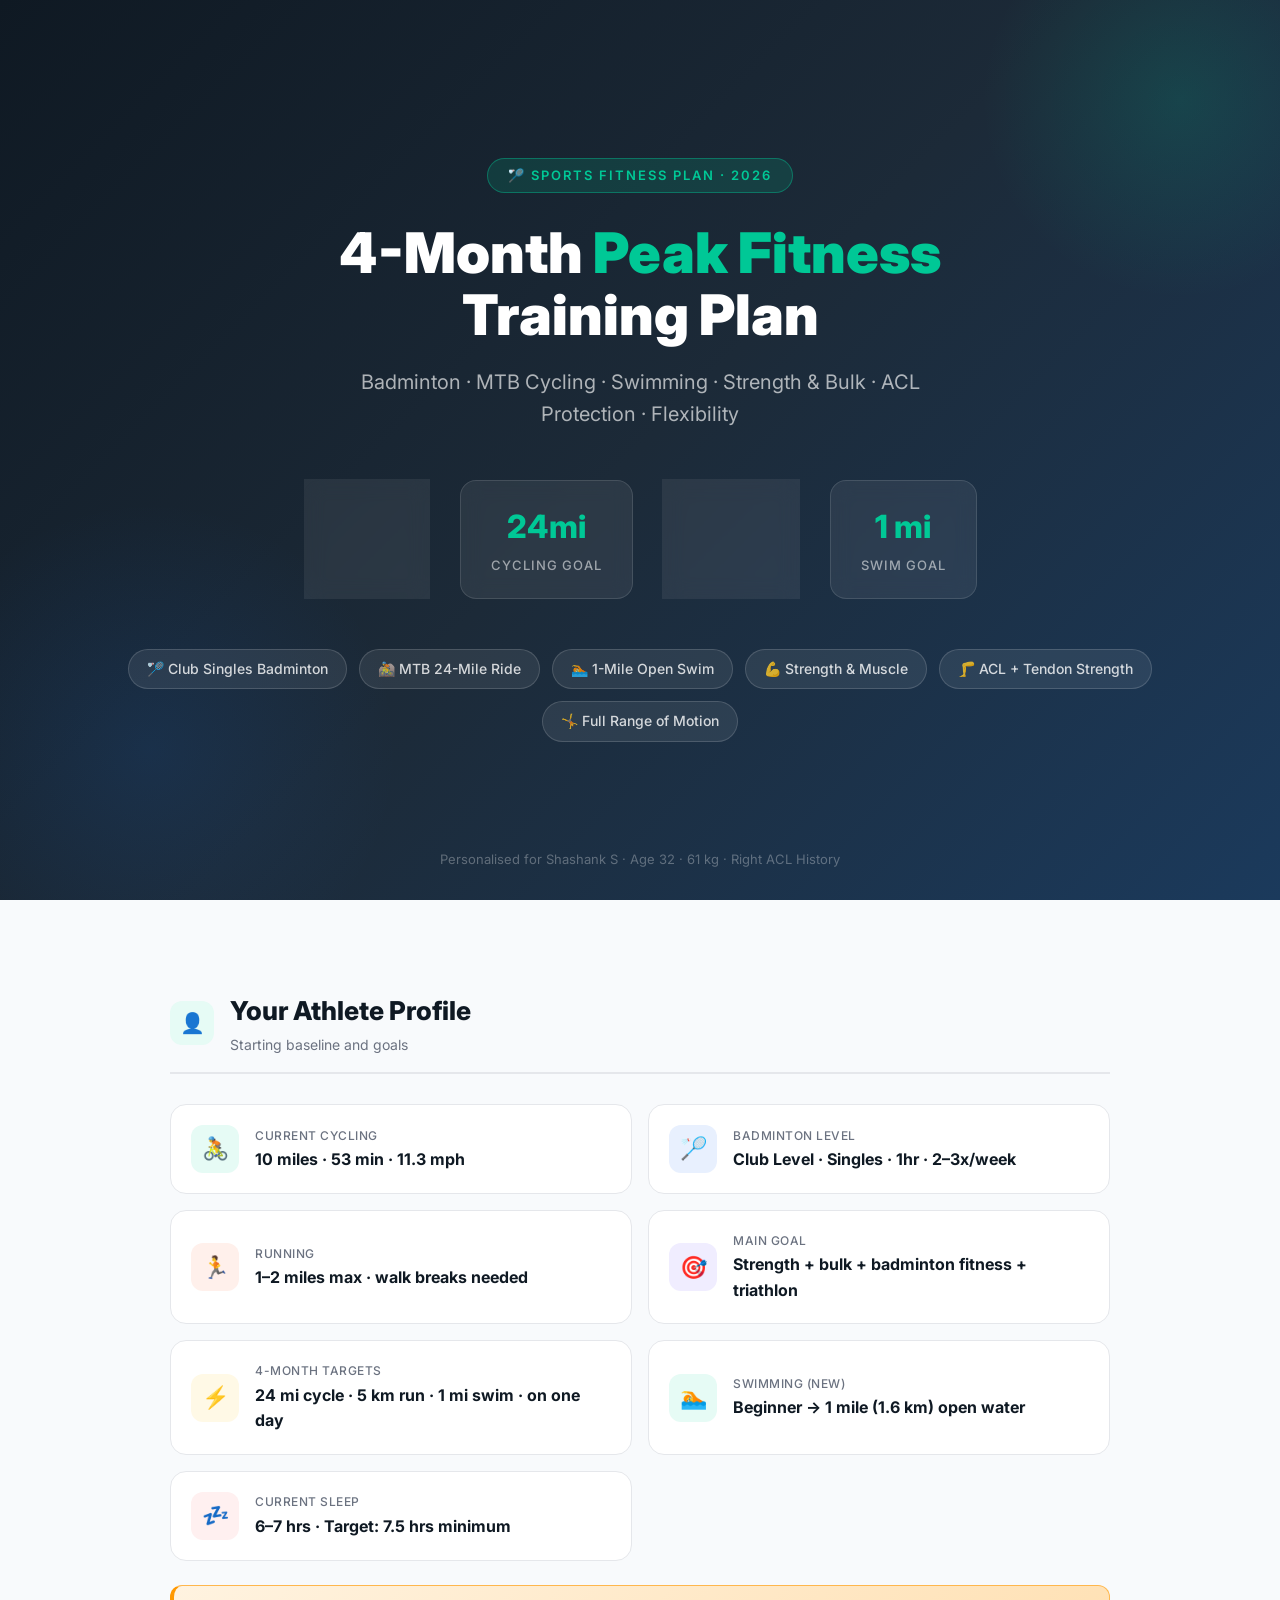
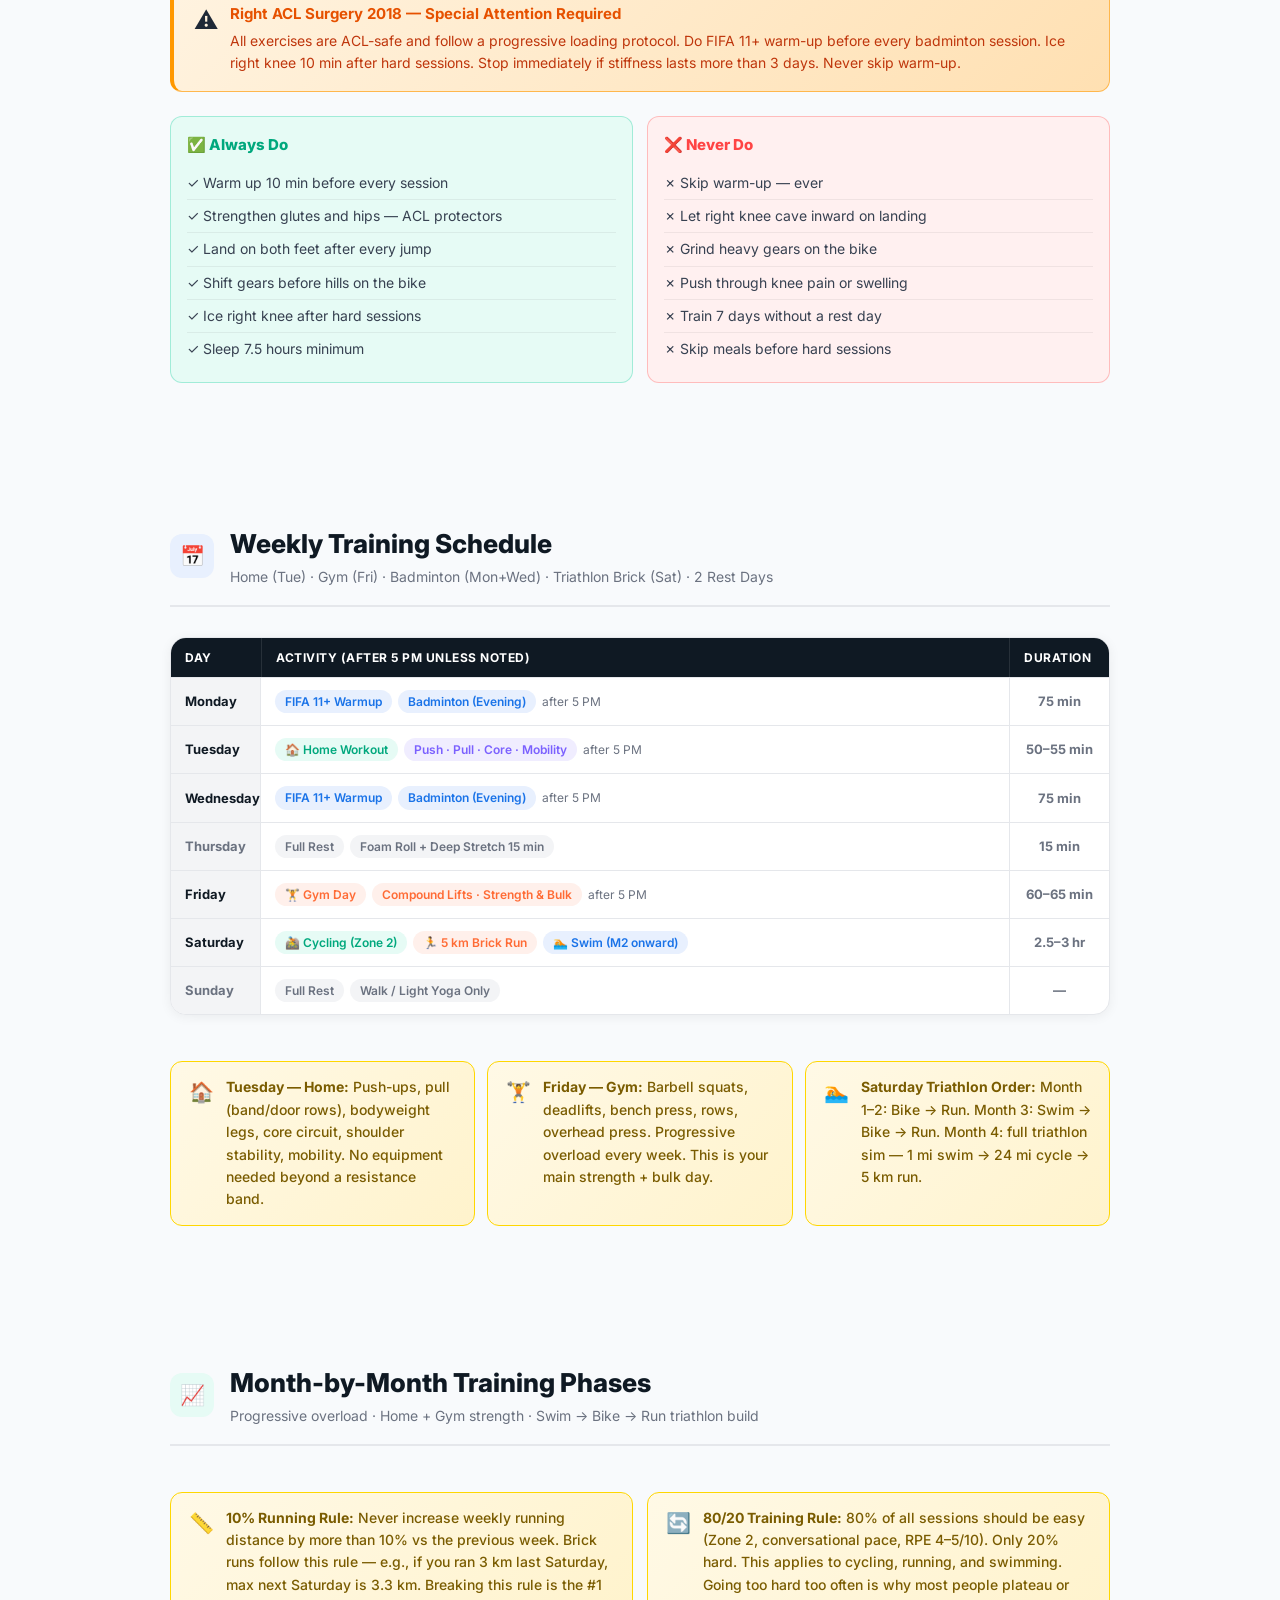
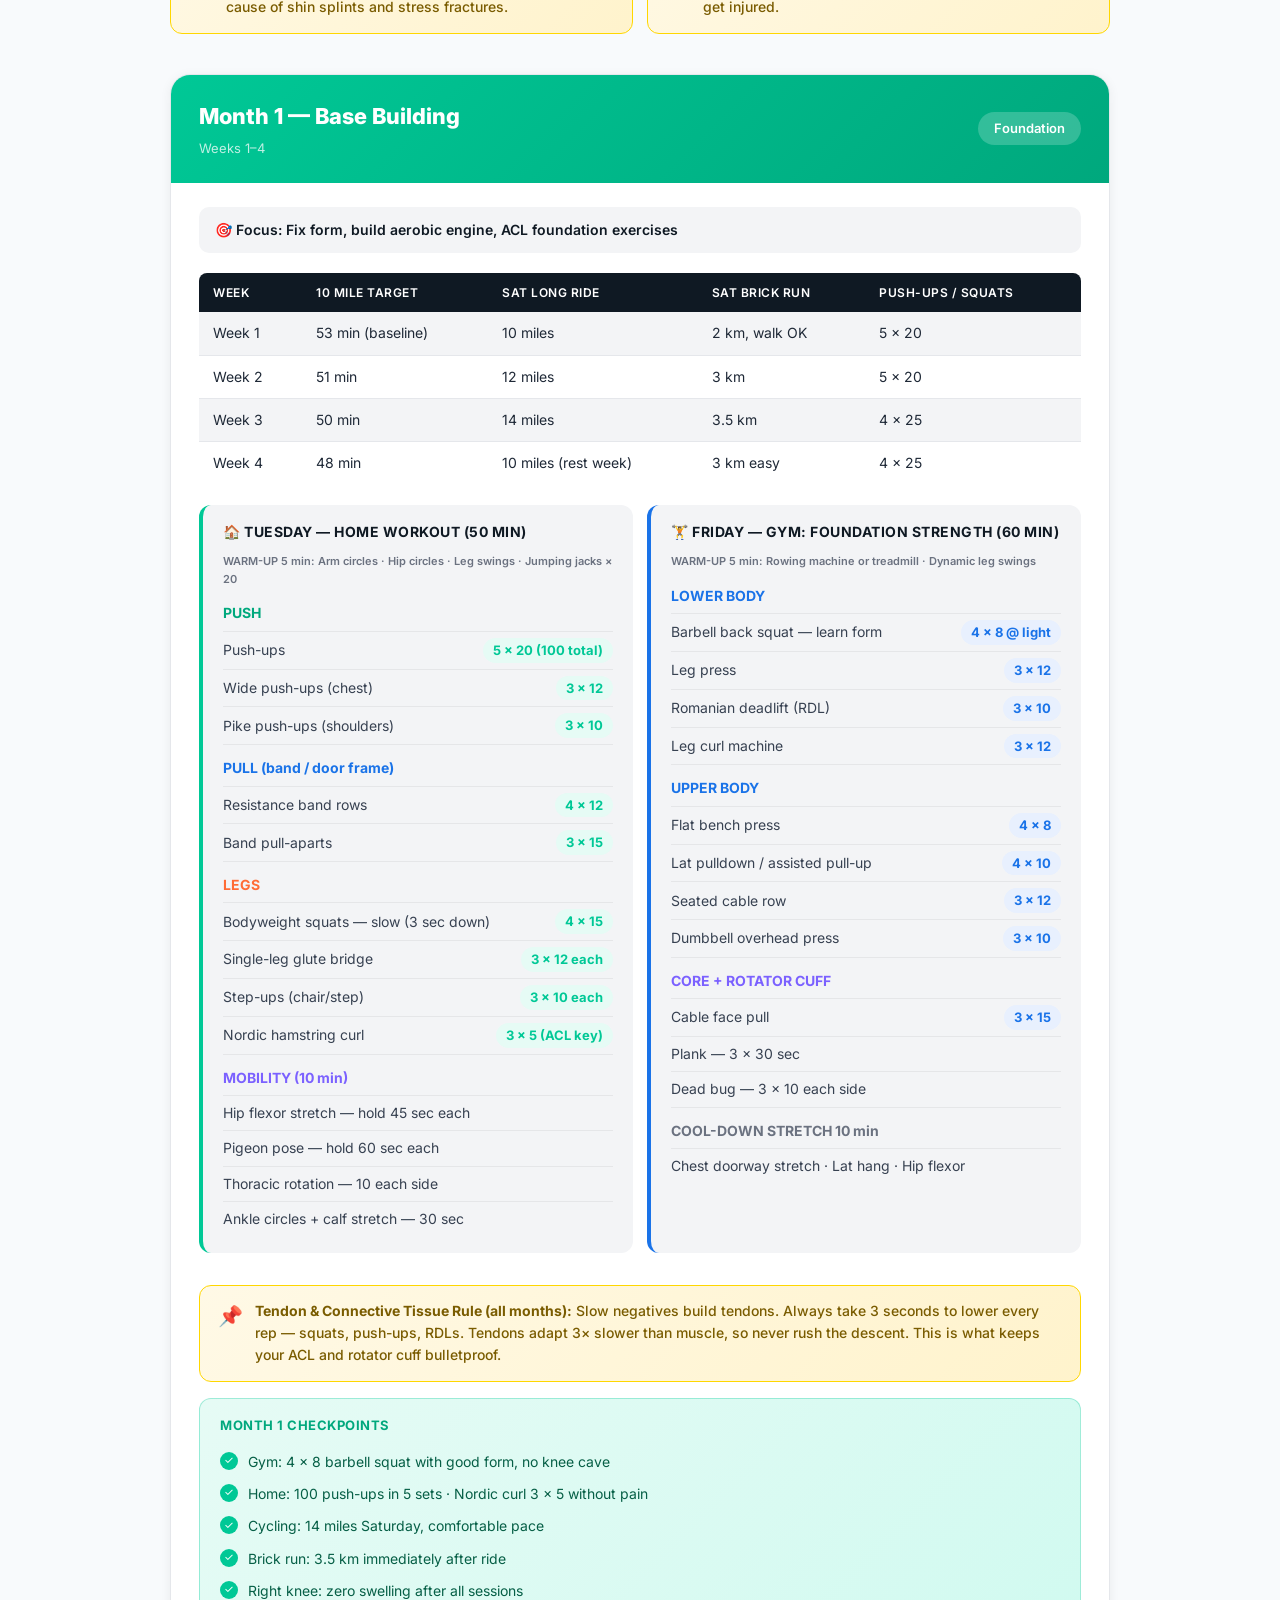
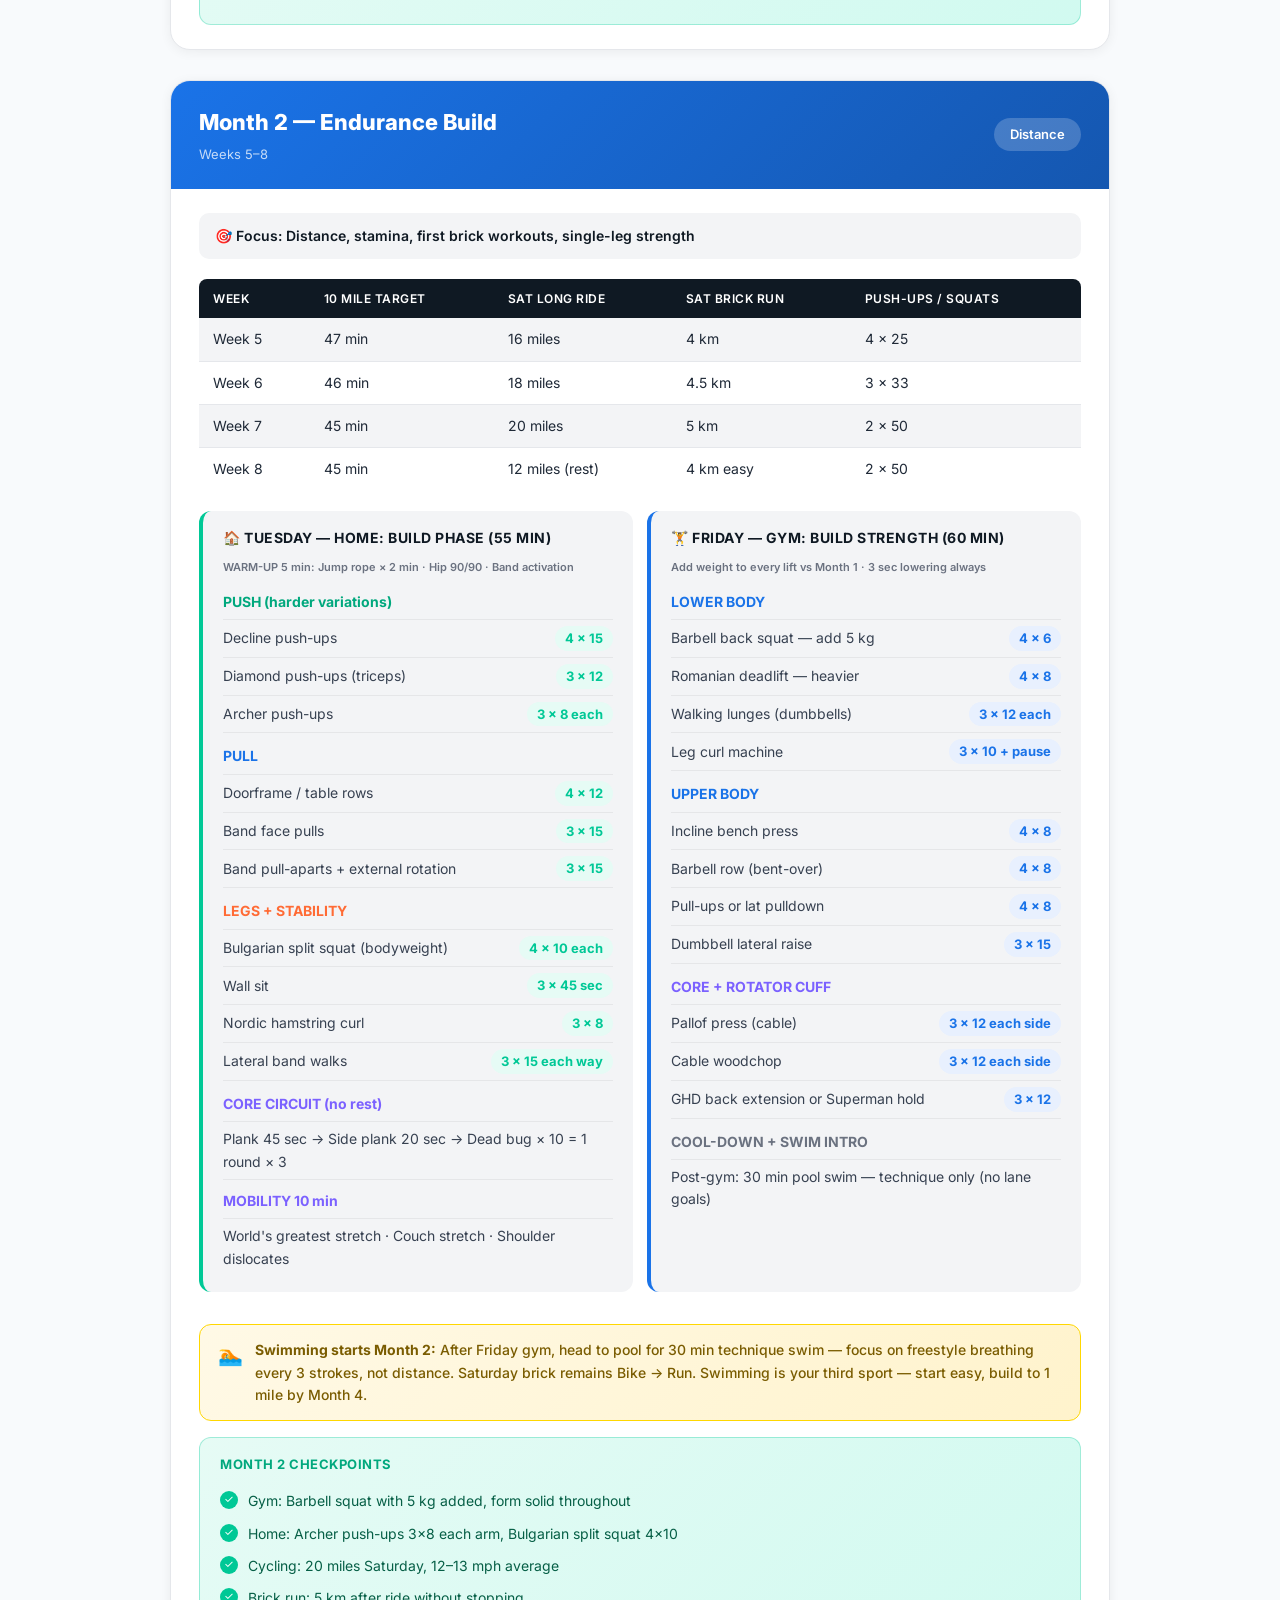
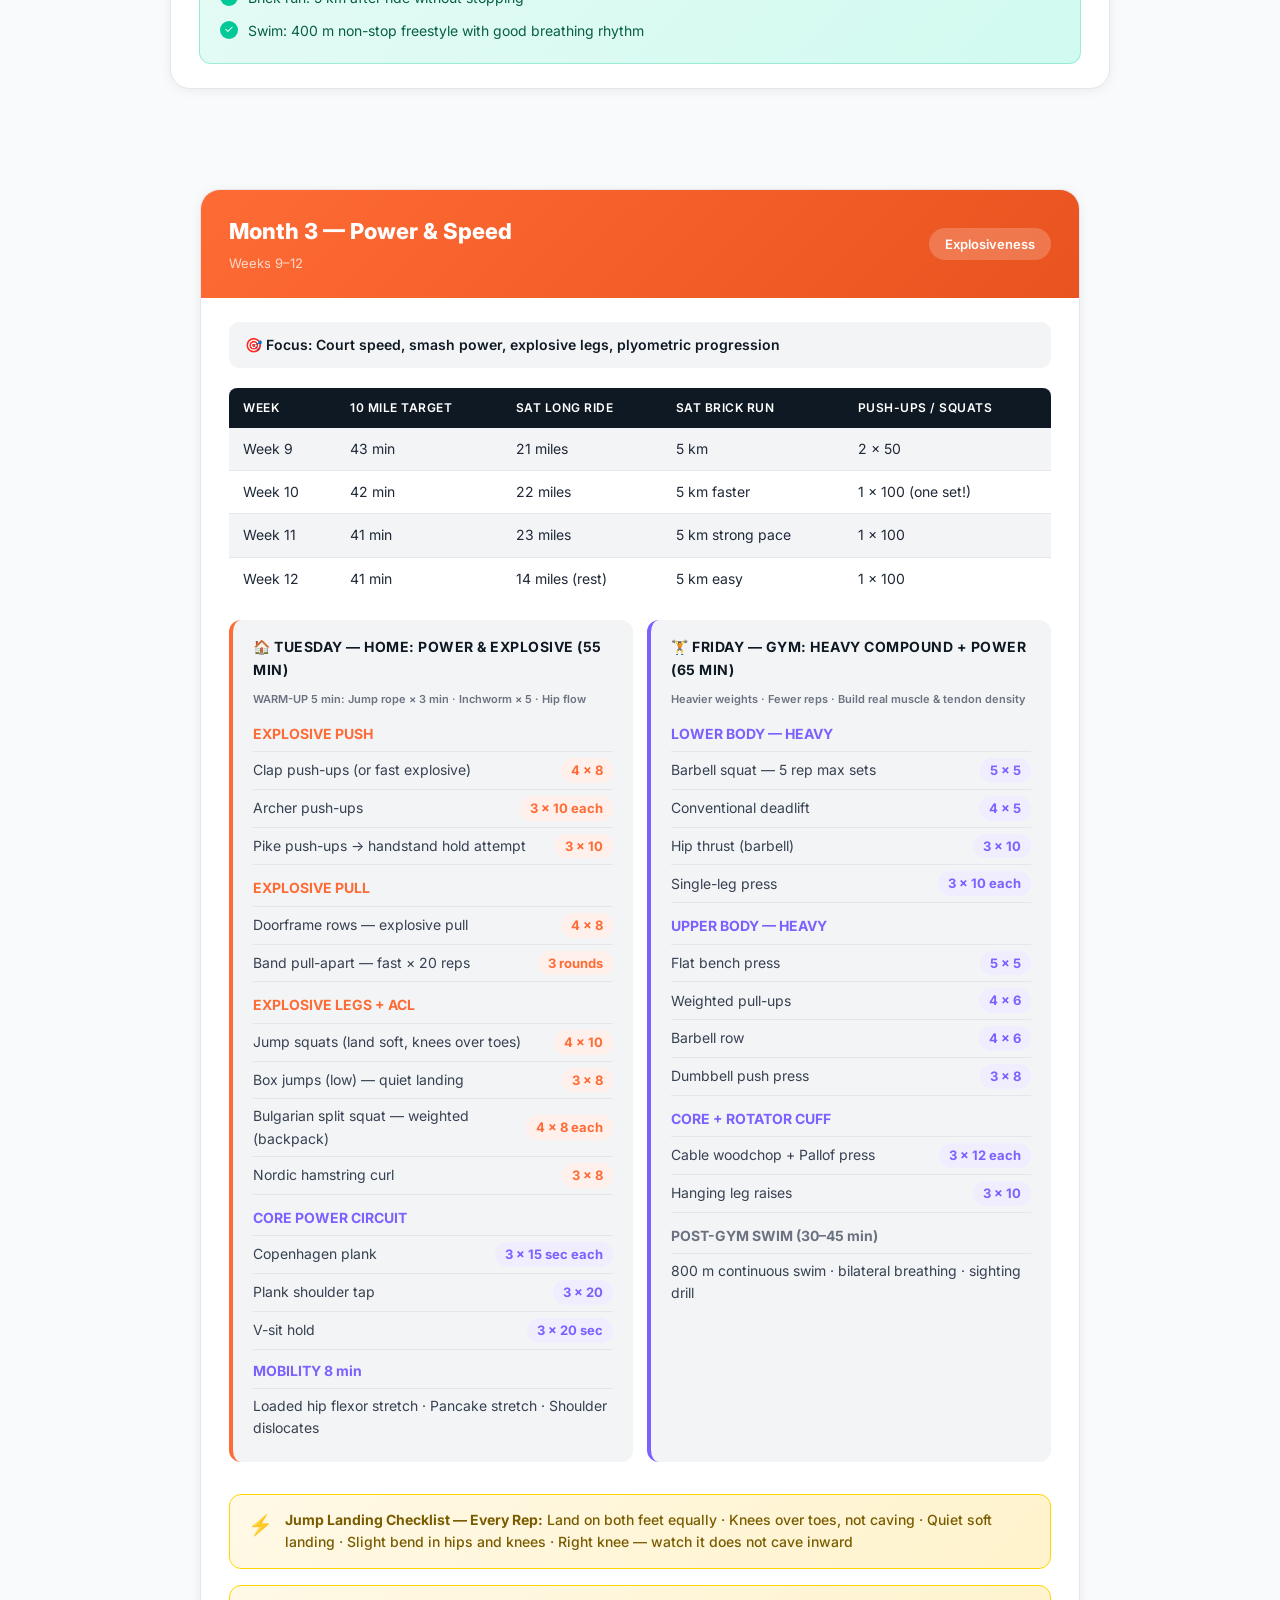
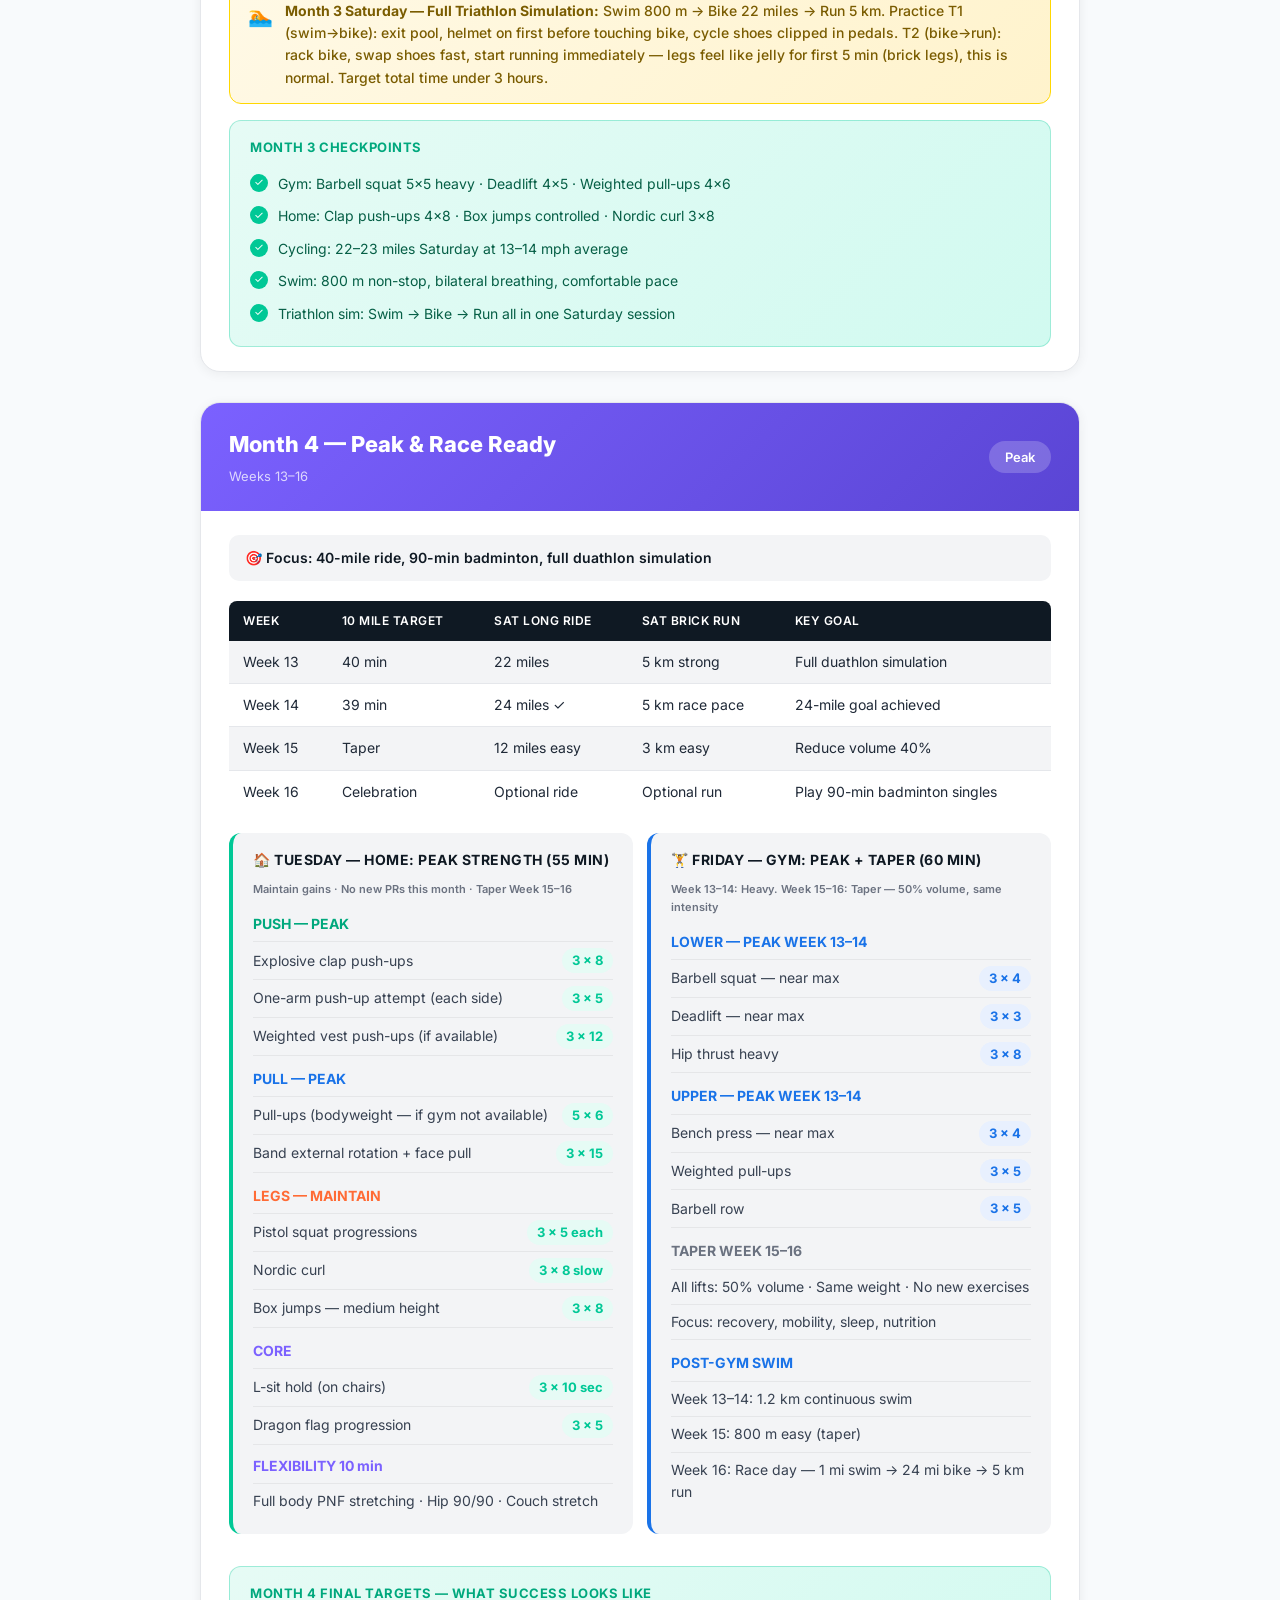
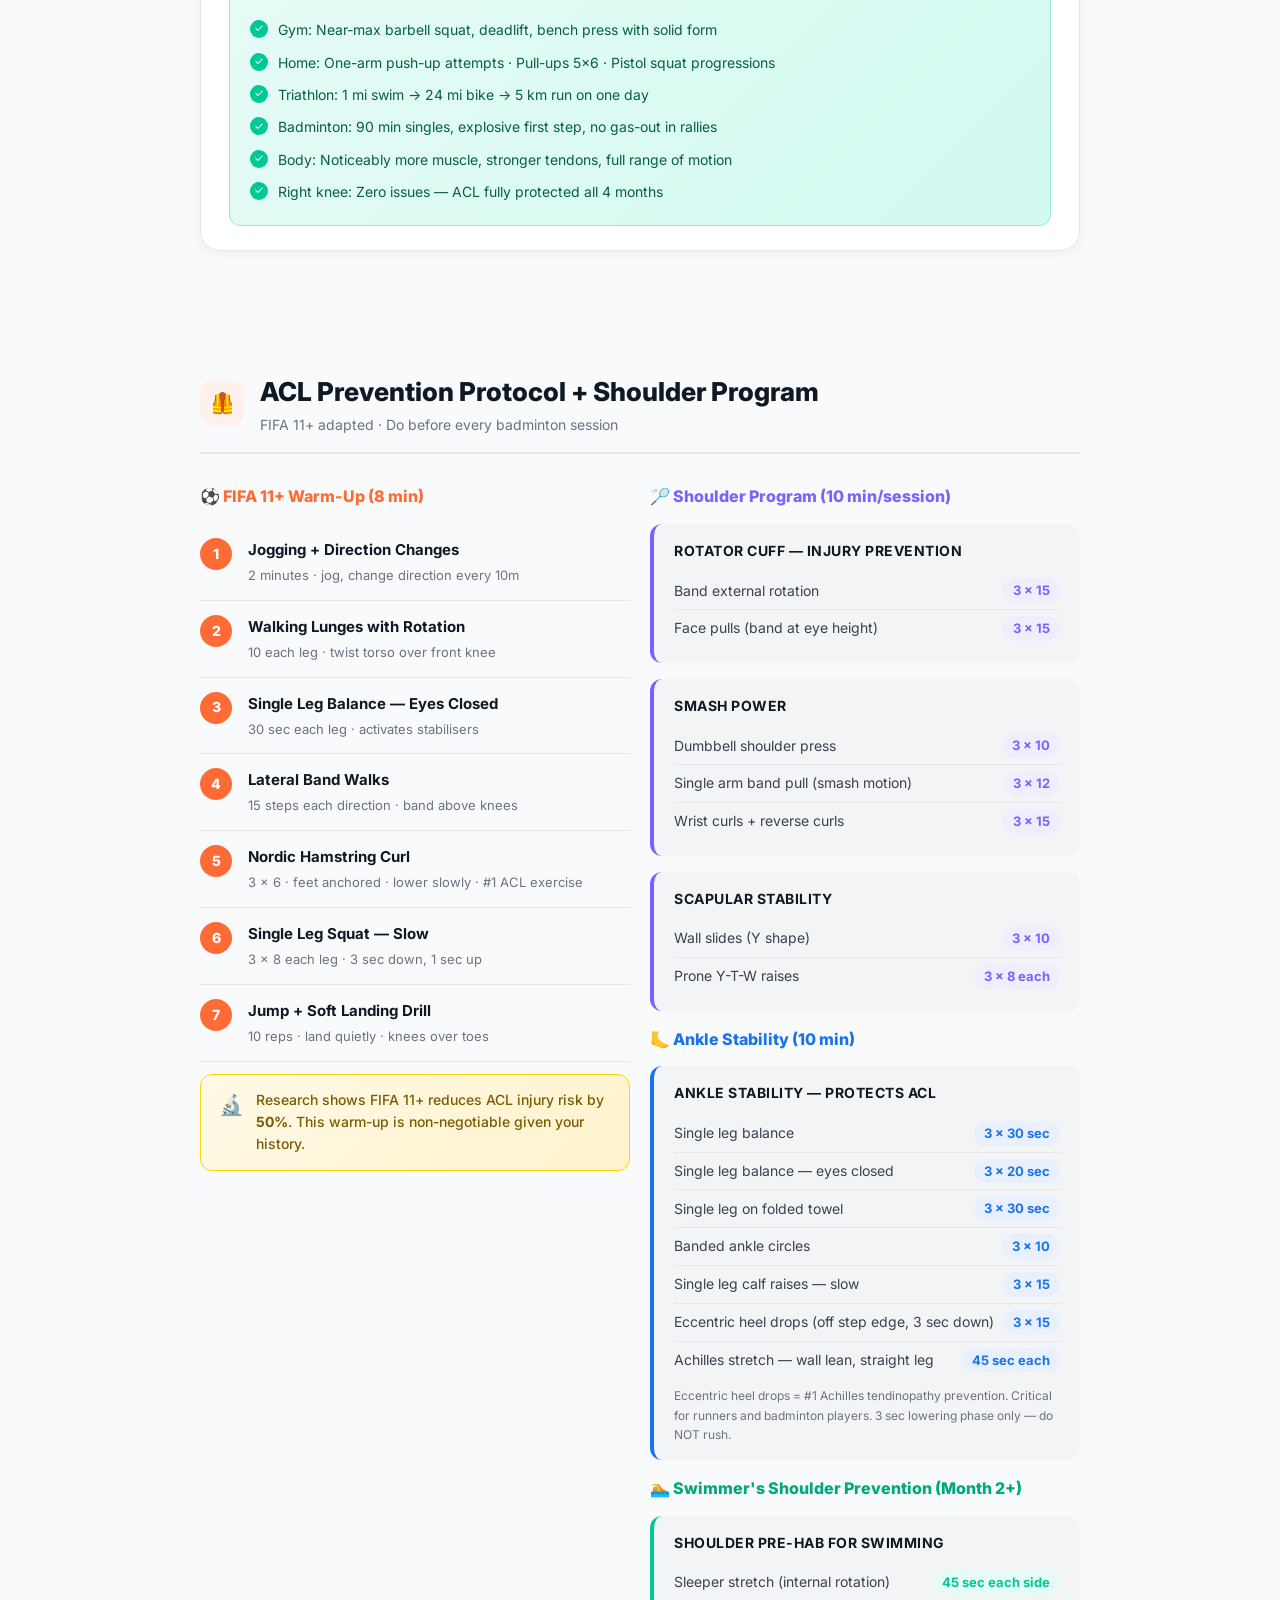
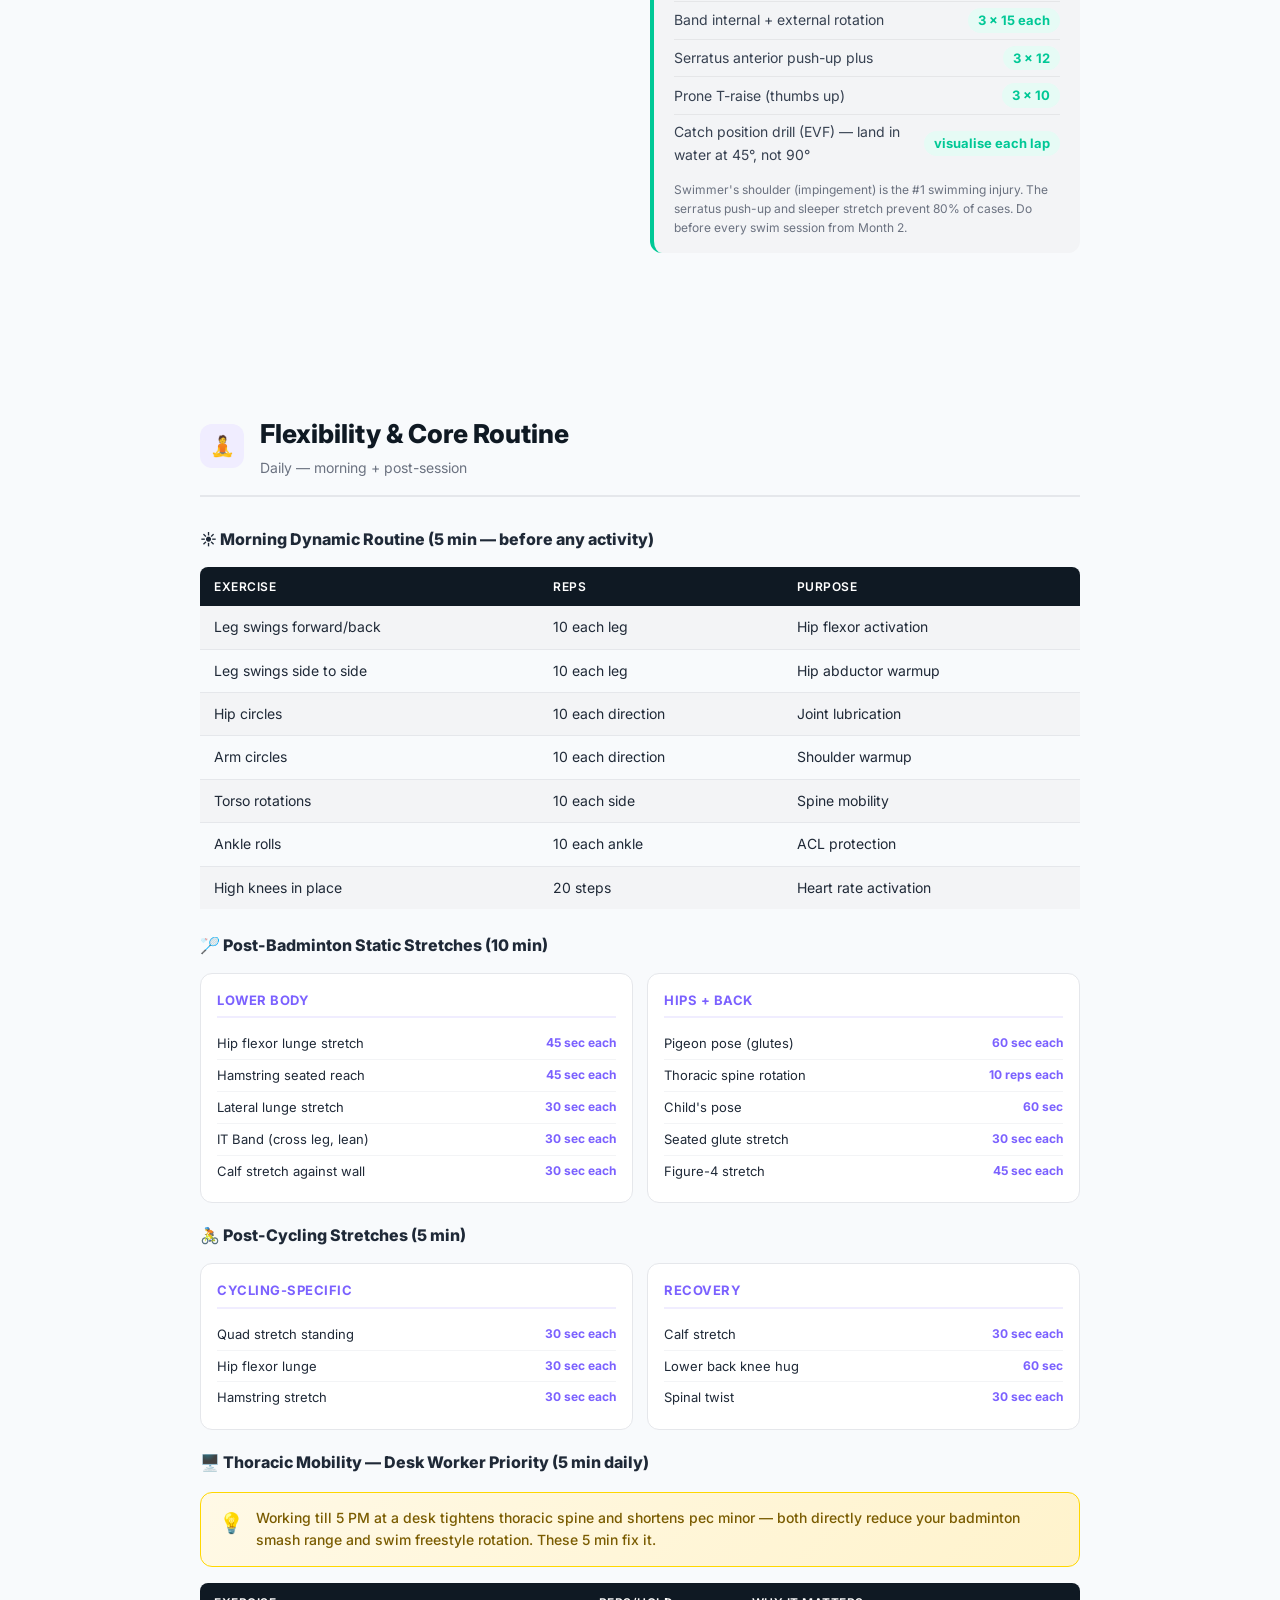
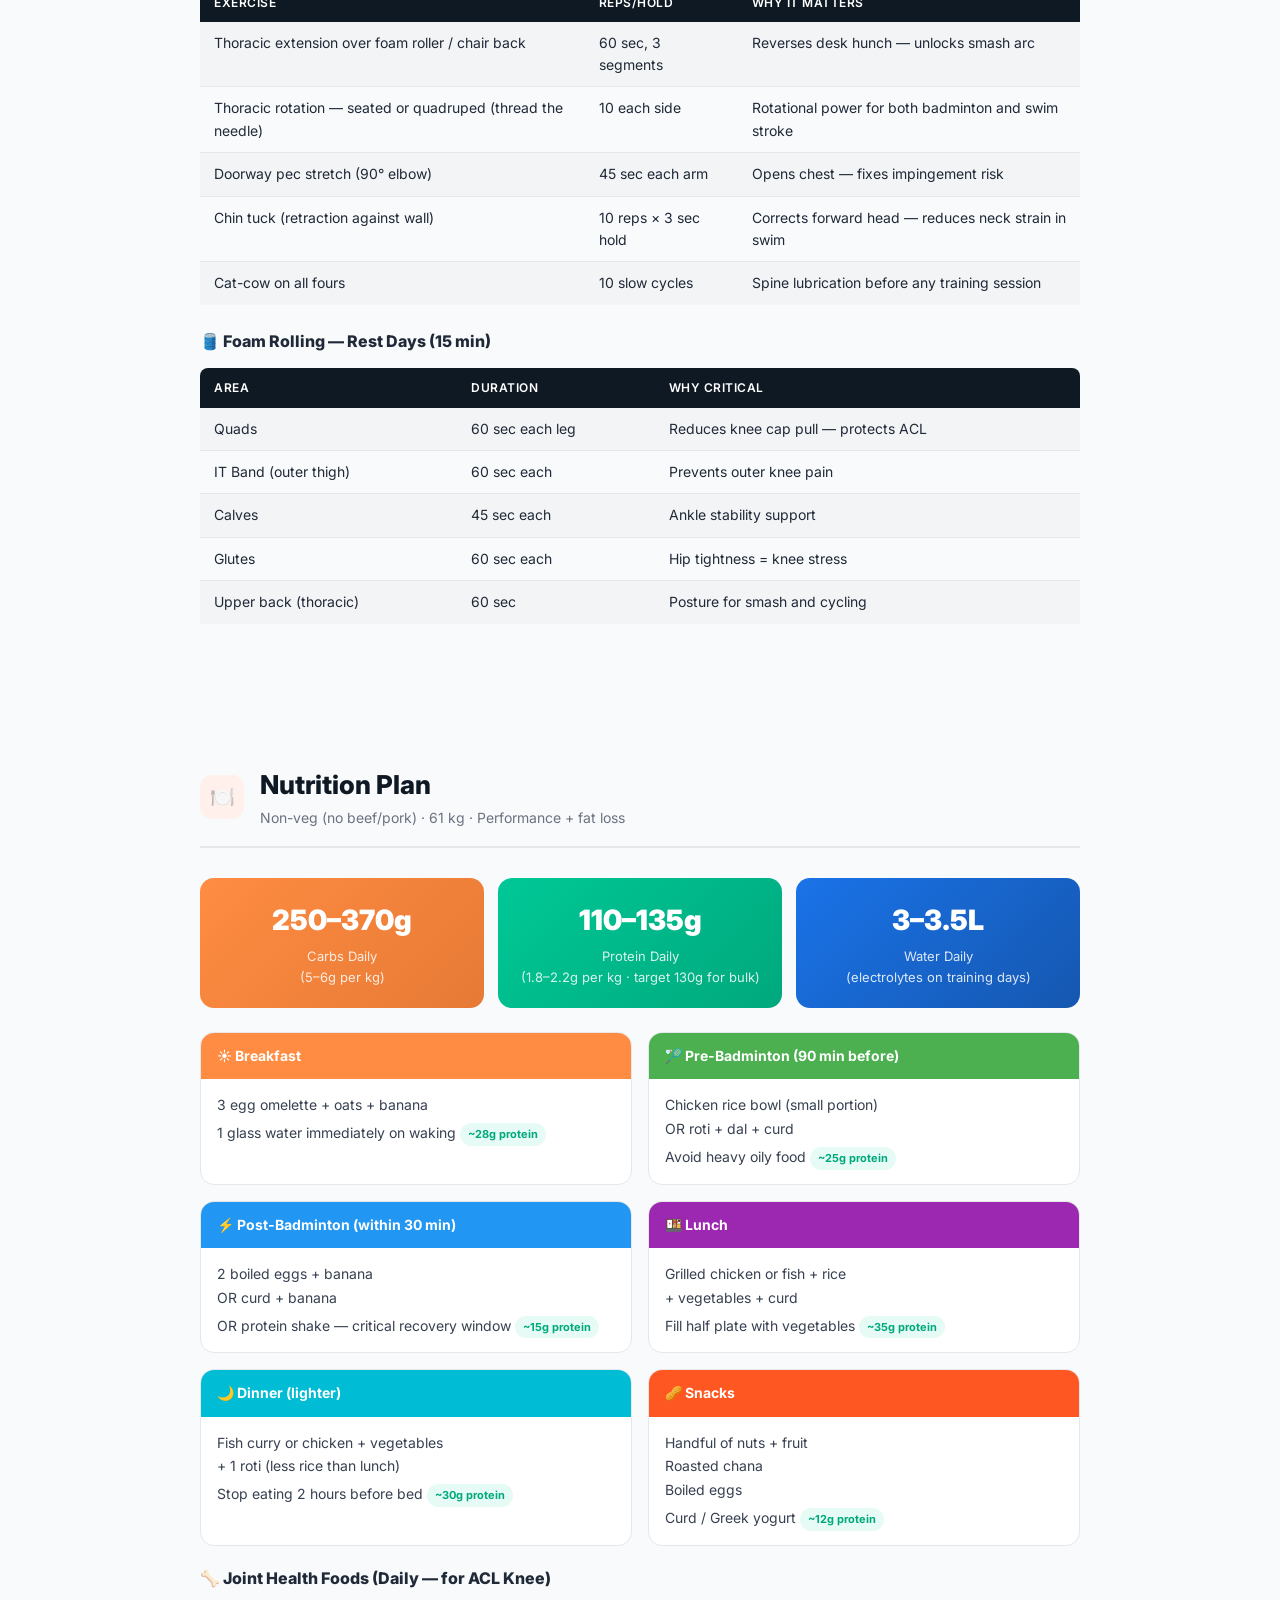
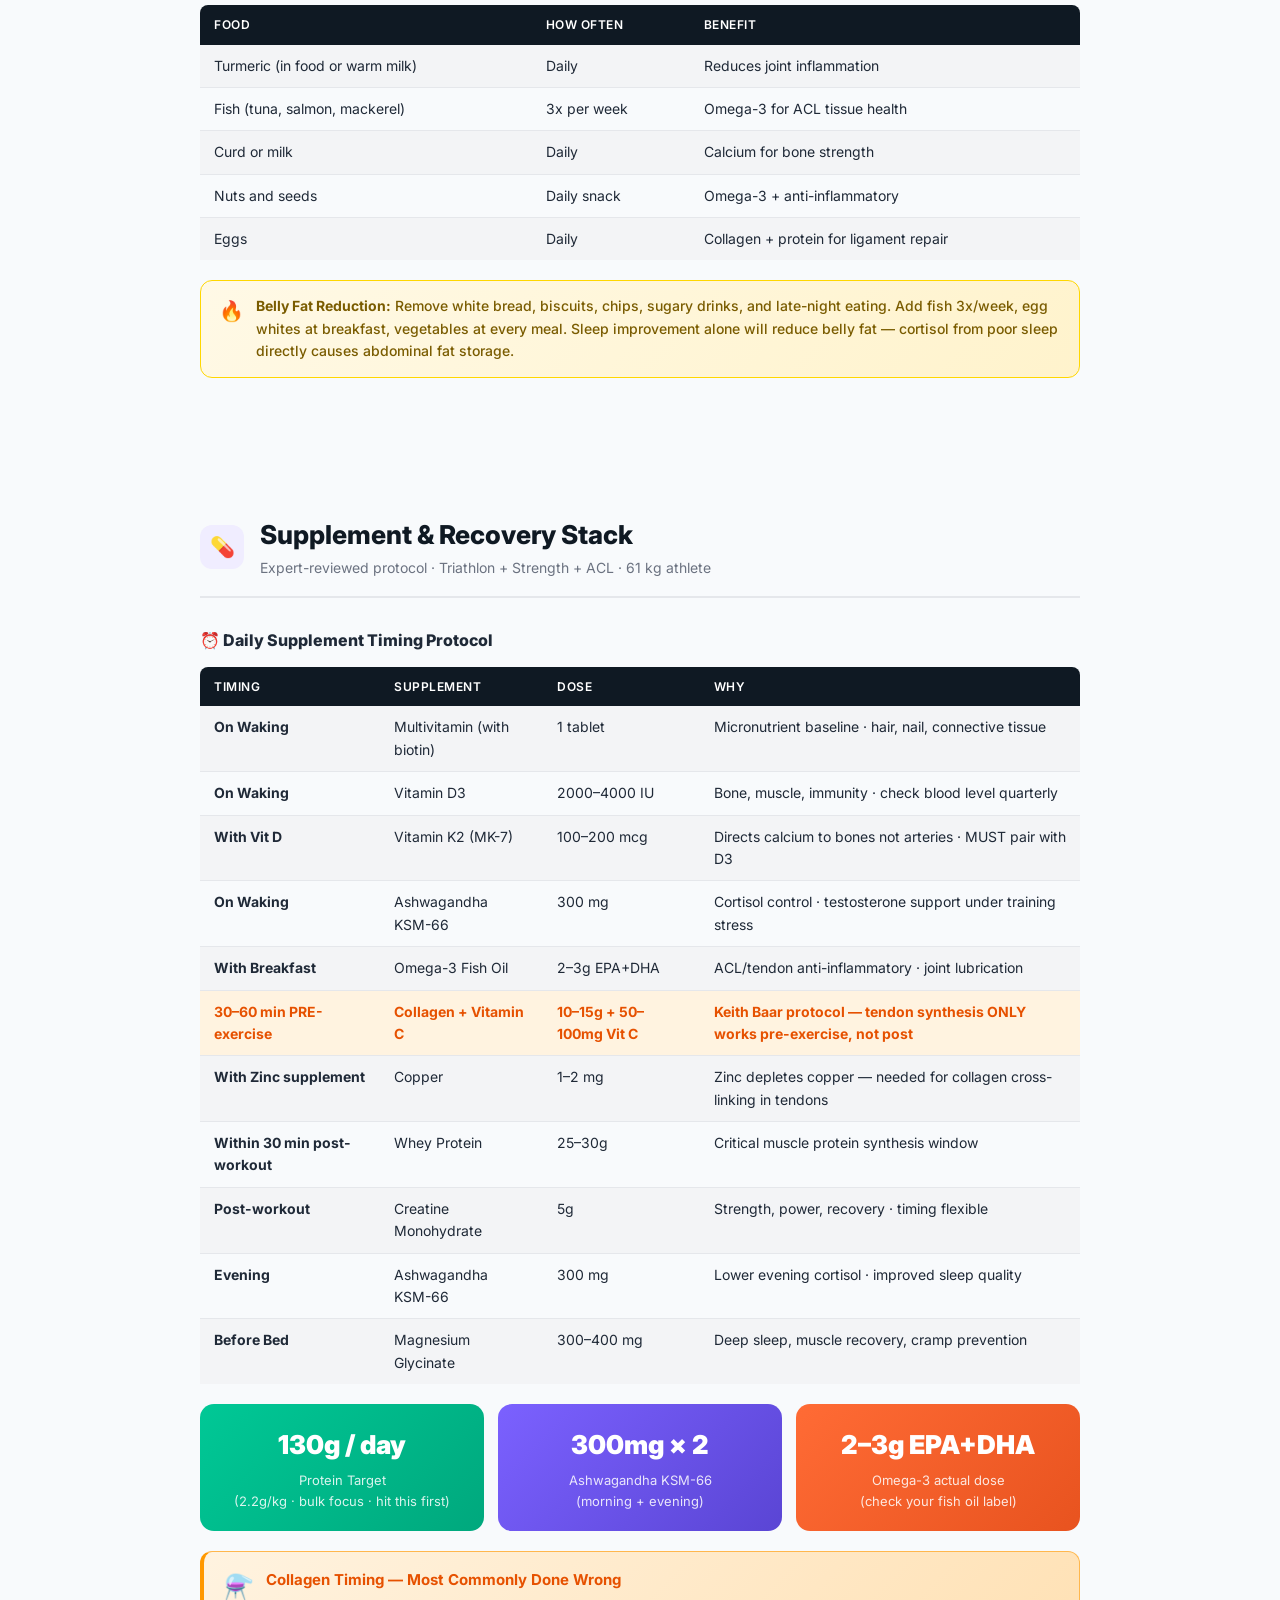
<file: Fitness_app/fitness_plan.html>
<!DOCTYPE html>
<html lang="en">
<head>
<meta charset="UTF-8">
<meta name="viewport" content="width=device-width, initial-scale=1.0">
<title>4-Month Fitness Plan — Shashank S</title>
<style>
  @import url('https://fonts.googleapis.com/css2?family=Inter:wght@300;400;500;600;700;800;900&display=swap');

  :root {
    --green: #00C896;
    --green-dark: #00A87D;
    --green-light: #E6FBF5;
    --blue: #1A73E8;
    --blue-light: #E8F0FE;
    --orange: #FF6B35;
    --orange-light: #FFF0EB;
    --purple: #7B61FF;
    --purple-light: #F0EDFF;
    --red: #FF4444;
    --red-light: #FFF0F0;
    --dark: #0F1923;
    --dark2: #1C2A38;
    --dark3: #243447;
    --gray: #6B7280;
    --gray-light: #F3F4F6;
    --white: #FFFFFF;
    --border: #E5E7EB;
  }

  * { margin: 0; padding: 0; box-sizing: border-box; }

  body {
    font-family: 'Inter', sans-serif;
    background: #F8FAFC;
    color: #1F2937;
    line-height: 1.6;
  }

  /* ── COVER PAGE ── */
  .cover {
    background: linear-gradient(135deg, var(--dark) 0%, var(--dark2) 50%, #1B3A5C 100%);
    min-height: 100vh;
    display: flex;
    flex-direction: column;
    justify-content: center;
    align-items: center;
    text-align: center;
    padding: 60px 40px;
    position: relative;
    overflow: hidden;
    page-break-after: always;
  }

  .cover::before {
    content: '';
    position: absolute;
    top: -100px; right: -100px;
    width: 400px; height: 400px;
    border-radius: 50%;
    background: radial-gradient(circle, rgba(0,200,150,0.15) 0%, transparent 70%);
  }

  .cover::after {
    content: '';
    position: absolute;
    bottom: -100px; left: -100px;
    width: 500px; height: 500px;
    border-radius: 50%;
    background: radial-gradient(circle, rgba(26,115,232,0.12) 0%, transparent 70%);
  }

  .cover-badge {
    background: rgba(0,200,150,0.15);
    border: 1px solid rgba(0,200,150,0.4);
    color: var(--green);
    padding: 6px 20px;
    border-radius: 50px;
    font-size: 13px;
    font-weight: 600;
    letter-spacing: 2px;
    text-transform: uppercase;
    margin-bottom: 30px;
    position: relative; z-index: 1;
  }

  .cover h1 {
    font-size: 56px;
    font-weight: 900;
    color: var(--white);
    line-height: 1.1;
    margin-bottom: 20px;
    position: relative; z-index: 1;
  }

  .cover h1 span { color: var(--green); }

  .cover-subtitle {
    font-size: 20px;
    color: rgba(255,255,255,0.65);
    margin-bottom: 50px;
    position: relative; z-index: 1;
    max-width: 600px;
  }

  .cover-stats {
    display: flex;
    gap: 30px;
    justify-content: center;
    flex-wrap: wrap;
    position: relative; z-index: 1;
    margin-bottom: 50px;
  }

  .cover-stat {
    background: rgba(255,255,255,0.07);
    border: 1px solid rgba(255,255,255,0.12);
    border-radius: 16px;
    padding: 20px 30px;
    text-align: center;
    backdrop-filter: blur(10px);
  }

  .cover-stat .val {
    font-size: 32px;
    font-weight: 800;
    color: var(--green);
    display: block;
  }

  .cover-stat .lbl {
    font-size: 13px;
    color: rgba(255,255,255,0.55);
    font-weight: 500;
    text-transform: uppercase;
    letter-spacing: 1px;
  }

  .cover-goals {
    display: flex;
    gap: 12px;
    flex-wrap: wrap;
    justify-content: center;
    position: relative; z-index: 1;
  }

  .cover-goal-chip {
    background: rgba(255,255,255,0.08);
    border: 1px solid rgba(255,255,255,0.15);
    color: rgba(255,255,255,0.8);
    padding: 8px 18px;
    border-radius: 50px;
    font-size: 14px;
    font-weight: 500;
  }

  .cover-footer {
    position: absolute;
    bottom: 30px;
    font-size: 13px;
    color: rgba(255,255,255,0.3);
    z-index: 1;
  }

  /* ── MAIN LAYOUT ── */
  .container {
    max-width: 1000px;
    margin: 0 auto;
    padding: 0 30px;
  }

  /* ── SECTION HEADERS ── */
  .section {
    padding: 50px 0 30px;
  }

  .section-header {
    display: flex;
    align-items: center;
    gap: 16px;
    margin-bottom: 30px;
    padding-bottom: 16px;
    border-bottom: 2px solid var(--border);
  }

  .section-icon {
    width: 44px; height: 44px;
    border-radius: 12px;
    display: flex; align-items: center; justify-content: center;
    font-size: 20px;
    flex-shrink: 0;
  }

  .icon-green { background: var(--green-light); }
  .icon-blue { background: var(--blue-light); }
  .icon-orange { background: var(--orange-light); }
  .icon-purple { background: var(--purple-light); }
  .icon-red { background: var(--red-light); }

  .section-title {
    font-size: 26px;
    font-weight: 800;
    color: var(--dark);
  }

  .section-subtitle {
    font-size: 14px;
    color: var(--gray);
    margin-top: 2px;
  }

  /* ── PAGE BREAK ── */
  .page-break { page-break-before: always; padding-top: 40px; }

  /* ── PROFILE CARD ── */
  .profile-grid {
    display: grid;
    grid-template-columns: 1fr 1fr;
    gap: 16px;
    margin-bottom: 24px;
  }

  .profile-card {
    background: var(--white);
    border: 1px solid var(--border);
    border-radius: 16px;
    padding: 20px;
    display: flex;
    align-items: center;
    gap: 16px;
  }

  .profile-card .icon {
    width: 48px; height: 48px;
    border-radius: 12px;
    display: flex; align-items: center; justify-content: center;
    font-size: 22px;
    flex-shrink: 0;
  }

  .profile-card .info .label {
    font-size: 12px;
    color: var(--gray);
    font-weight: 500;
    text-transform: uppercase;
    letter-spacing: 0.5px;
  }

  .profile-card .info .value {
    font-size: 16px;
    font-weight: 700;
    color: var(--dark);
    margin-top: 2px;
  }

  .acl-alert {
    background: linear-gradient(135deg, #FFF3E0, #FFE0B2);
    border: 1px solid #FFB74D;
    border-left: 4px solid #FF9800;
    border-radius: 12px;
    padding: 16px 20px;
    display: flex;
    align-items: flex-start;
    gap: 12px;
    margin-bottom: 24px;
  }

  .acl-alert .alert-icon { font-size: 24px; }
  .acl-alert .alert-title { font-weight: 700; color: #E65100; font-size: 15px; }
  .acl-alert .alert-text { font-size: 14px; color: #BF360C; margin-top: 4px; }

  /* ── PHASE CARDS ── */
  .phase-card {
    background: var(--white);
    border-radius: 20px;
    overflow: hidden;
    margin-bottom: 30px;
    border: 1px solid var(--border);
    box-shadow: 0 2px 12px rgba(0,0,0,0.06);
  }

  .phase-header {
    padding: 24px 28px;
    display: flex;
    align-items: center;
    justify-content: space-between;
  }

  .phase-m1 { background: linear-gradient(135deg, #00C896, #00A87D); }
  .phase-m2 { background: linear-gradient(135deg, #1A73E8, #1557B0); }
  .phase-m3 { background: linear-gradient(135deg, #FF6B35, #E8531F); }
  .phase-m4 { background: linear-gradient(135deg, #7B61FF, #5A45D4); }

  .phase-header h3 {
    font-size: 22px;
    font-weight: 800;
    color: white;
  }

  .phase-header .phase-week {
    font-size: 13px;
    color: rgba(255,255,255,0.75);
    margin-top: 4px;
  }

  .phase-badge {
    background: rgba(255,255,255,0.2);
    color: white;
    padding: 6px 16px;
    border-radius: 50px;
    font-size: 13px;
    font-weight: 600;
  }

  .phase-body { padding: 24px 28px; }

  .phase-focus {
    background: var(--gray-light);
    border-radius: 10px;
    padding: 12px 16px;
    font-size: 14px;
    font-weight: 600;
    color: var(--dark);
    margin-bottom: 20px;
  }

  /* ── TABLES ── */
  table {
    width: 100%;
    border-collapse: collapse;
    font-size: 14px;
    margin-bottom: 20px;
  }

  th {
    background: var(--dark);
    color: white;
    padding: 10px 14px;
    text-align: left;
    font-size: 12px;
    font-weight: 600;
    text-transform: uppercase;
    letter-spacing: 0.5px;
  }

  th:first-child { border-radius: 8px 0 0 0; }
  th:last-child { border-radius: 0 8px 0 0; }

  td {
    padding: 10px 14px;
    border-bottom: 1px solid var(--border);
    vertical-align: top;
  }

  tr:last-child td { border-bottom: none; }
  tr:nth-child(even) td { background: var(--gray-light); }

  .day-label {
    font-weight: 700;
    color: var(--dark);
    white-space: nowrap;
  }

  /* ── WORKOUT BOXES ── */
  .workout-box {
    background: var(--gray-light);
    border-radius: 12px;
    padding: 16px 20px;
    margin-bottom: 16px;
    border-left: 4px solid var(--green);
  }

  .workout-box.blue { border-left-color: var(--blue); }
  .workout-box.orange { border-left-color: var(--orange); }
  .workout-box.purple { border-left-color: var(--purple); }
  .workout-box.red { border-left-color: var(--red); }

  .workout-box h4 {
    font-size: 14px;
    font-weight: 700;
    color: var(--dark);
    margin-bottom: 10px;
    text-transform: uppercase;
    letter-spacing: 0.5px;
  }

  .exercise-list {
    list-style: none;
  }

  .exercise-list li {
    padding: 6px 0;
    font-size: 14px;
    color: #374151;
    border-bottom: 1px solid rgba(0,0,0,0.06);
    display: flex;
    justify-content: space-between;
    align-items: center;
  }

  .exercise-list li:last-child { border-bottom: none; }

  .exercise-list li .sets {
    font-weight: 700;
    color: var(--green);
    font-size: 13px;
    background: var(--green-light);
    padding: 2px 10px;
    border-radius: 50px;
    white-space: nowrap;
  }

  .exercise-list li .sets.blue-sets {
    color: var(--blue);
    background: var(--blue-light);
  }

  .exercise-list li .sets.orange-sets {
    color: var(--orange);
    background: var(--orange-light);
  }

  /* ── CHECKPOINT BOX ── */
  .checkpoint-box {
    background: linear-gradient(135deg, var(--green-light), #D1FAF0);
    border: 1px solid rgba(0,200,150,0.3);
    border-radius: 12px;
    padding: 16px 20px;
    margin-top: 16px;
  }

  .checkpoint-box h4 {
    font-size: 13px;
    font-weight: 700;
    color: var(--green-dark);
    text-transform: uppercase;
    letter-spacing: 0.5px;
    margin-bottom: 10px;
  }

  .checkpoint-item {
    display: flex;
    align-items: flex-start;
    gap: 10px;
    padding: 5px 0;
    font-size: 14px;
    color: #065F46;
  }

  .checkpoint-item::before {
    content: '✓';
    background: var(--green);
    color: white;
    width: 18px; height: 18px;
    border-radius: 50%;
    display: flex; align-items: center; justify-content: center;
    font-size: 11px;
    flex-shrink: 0;
    margin-top: 1px;
  }

  /* ── TIP BOX ── */
  .tip-box {
    background: linear-gradient(135deg, #FFF9E6, #FFF3CC);
    border: 1px solid #FFD700;
    border-radius: 12px;
    padding: 14px 18px;
    margin: 16px 0;
    display: flex;
    gap: 12px;
    align-items: flex-start;
  }

  .tip-box .tip-icon { font-size: 20px; flex-shrink: 0; }
  .tip-box .tip-text { font-size: 14px; color: #7A5C00; font-weight: 500; }

  /* ── PROGRESS TABLE ── */
  .progress-grid {
    display: grid;
    grid-template-columns: repeat(4, 1fr);
    gap: 16px;
    margin-bottom: 24px;
  }

  .progress-month {
    border-radius: 16px;
    overflow: hidden;
    border: 1px solid var(--border);
  }

  .progress-month-header {
    padding: 14px;
    text-align: center;
    color: white;
    font-weight: 800;
    font-size: 15px;
  }

  .pm1 { background: var(--green); }
  .pm2 { background: var(--blue); }
  .pm3 { background: var(--orange); }
  .pm4 { background: var(--purple); }

  .progress-month-body {
    background: white;
    padding: 14px;
  }

  .progress-metric {
    padding: 6px 0;
    border-bottom: 1px solid var(--border);
    font-size: 13px;
  }

  .progress-metric:last-child { border-bottom: none; }
  .progress-metric .metric-label { color: var(--gray); font-size: 11px; text-transform: uppercase; }
  .progress-metric .metric-value { font-weight: 700; color: var(--dark); font-size: 14px; }

  /* ── MEAL CARD ── */
  .meal-grid {
    display: grid;
    grid-template-columns: 1fr 1fr;
    gap: 16px;
    margin-bottom: 20px;
  }

  .meal-card {
    background: var(--white);
    border: 1px solid var(--border);
    border-radius: 14px;
    overflow: hidden;
  }

  .meal-card-header {
    padding: 12px 16px;
    font-weight: 700;
    font-size: 14px;
    color: white;
    display: flex;
    align-items: center;
    gap: 8px;
  }

  .mc-breakfast { background: #FF8C42; }
  .mc-prework { background: #4CAF50; }
  .mc-postwork { background: #2196F3; }
  .mc-lunch { background: #9C27B0; }
  .mc-dinner { background: #00BCD4; }
  .mc-snack { background: #FF5722; }

  .meal-card-body {
    padding: 14px 16px;
    font-size: 14px;
    color: #374151;
    line-height: 1.7;
  }

  .protein-tag {
    display: inline-block;
    background: var(--green-light);
    color: var(--green-dark);
    font-size: 11px;
    font-weight: 700;
    padding: 2px 8px;
    border-radius: 50px;
    margin-top: 6px;
  }

  /* ── HYDRATION BARS ── */
  .hydration-grid {
    display: grid;
    grid-template-columns: repeat(3, 1fr);
    gap: 14px;
    margin-bottom: 20px;
  }

  .hydration-card {
    background: var(--blue-light);
    border: 1px solid rgba(26,115,232,0.2);
    border-radius: 12px;
    padding: 16px;
    text-align: center;
  }

  .hydration-card .h-icon { font-size: 28px; margin-bottom: 6px; }
  .hydration-card .h-amount { font-size: 20px; font-weight: 800; color: var(--blue); }
  .hydration-card .h-label { font-size: 12px; color: var(--gray); margin-top: 4px; }

  /* ── ACL PROTOCOL ── */
  .acl-step {
    display: flex;
    gap: 16px;
    padding: 14px 0;
    border-bottom: 1px solid var(--border);
    align-items: flex-start;
  }

  .acl-step:last-child { border-bottom: none; }

  .acl-step .step-num {
    width: 32px; height: 32px;
    background: var(--orange);
    color: white;
    border-radius: 50%;
    display: flex; align-items: center; justify-content: center;
    font-size: 14px;
    font-weight: 800;
    flex-shrink: 0;
  }

  .acl-step .step-content h4 { font-size: 15px; font-weight: 700; color: var(--dark); }
  .acl-step .step-content p { font-size: 13px; color: var(--gray); margin-top: 3px; }
  .acl-step .step-content .step-detail { font-size: 13px; color: #374151; margin-top: 6px; }

  /* ── RPE SCALE ── */
  .rpe-bar {
    display: flex;
    border-radius: 10px;
    overflow: hidden;
    margin: 16px 0;
    height: 40px;
  }

  .rpe-segment {
    flex: 1;
    display: flex;
    align-items: center;
    justify-content: center;
    font-weight: 800;
    font-size: 14px;
    color: white;
  }

  /* ── INJURY PREVENTION ── */
  .injury-card {
    background: var(--white);
    border: 1px solid var(--border);
    border-radius: 14px;
    padding: 18px;
    margin-bottom: 14px;
    display: flex;
    gap: 16px;
    align-items: flex-start;
  }

  .injury-icon {
    width: 44px; height: 44px;
    background: var(--red-light);
    border-radius: 10px;
    display: flex; align-items: center; justify-content: center;
    font-size: 20px;
    flex-shrink: 0;
  }

  .injury-card h4 { font-size: 15px; font-weight: 700; color: var(--dark); }
  .injury-card .cause { font-size: 13px; color: var(--gray); margin-top: 4px; }
  .injury-card .prevention { font-size: 13px; color: #374151; margin-top: 8px; }
  .injury-card .prevention strong { color: var(--green-dark); }

  /* ── FLEXIBILITY ── */
  .stretch-grid {
    display: grid;
    grid-template-columns: 1fr 1fr;
    gap: 14px;
    margin-bottom: 20px;
  }

  .stretch-card {
    background: var(--white);
    border: 1px solid var(--border);
    border-radius: 12px;
    padding: 16px;
  }

  .stretch-card h4 {
    font-size: 13px;
    font-weight: 700;
    color: var(--purple);
    text-transform: uppercase;
    letter-spacing: 0.5px;
    margin-bottom: 10px;
    border-bottom: 2px solid var(--purple-light);
    padding-bottom: 6px;
  }

  .stretch-item {
    display: flex;
    justify-content: space-between;
    padding: 5px 0;
    font-size: 13px;
    border-bottom: 1px solid var(--gray-light);
  }

  .stretch-item:last-child { border-bottom: none; }
  .stretch-item .duration { font-weight: 700; color: var(--purple); font-size: 12px; }

  /* ── SLEEP ── */
  .sleep-grid {
    display: grid;
    grid-template-columns: repeat(3, 1fr);
    gap: 14px;
    margin-bottom: 20px;
  }

  .sleep-card {
    background: linear-gradient(135deg, #1C1B4B, #2D2B8C);
    border-radius: 14px;
    padding: 20px;
    text-align: center;
    color: white;
  }

  .sleep-card .s-icon { font-size: 30px; margin-bottom: 8px; }
  .sleep-card .s-val { font-size: 24px; font-weight: 800; color: #C4B5FD; }
  .sleep-card .s-label { font-size: 12px; color: rgba(255,255,255,0.6); margin-top: 4px; }

  /* ── RULE BOXES ── */
  .rules-grid {
    display: grid;
    grid-template-columns: 1fr 1fr;
    gap: 14px;
    margin-bottom: 20px;
  }

  .rule-box {
    border-radius: 12px;
    padding: 16px;
    font-size: 14px;
  }

  .rule-do { background: var(--green-light); border: 1px solid rgba(0,200,150,0.3); }
  .rule-dont { background: var(--red-light); border: 1px solid rgba(255,68,68,0.3); }

  .rule-box h4 { font-weight: 800; font-size: 15px; margin-bottom: 10px; }
  .rule-do h4 { color: var(--green-dark); }
  .rule-dont h4 { color: var(--red); }

  .rule-item {
    padding: 5px 0;
    border-bottom: 1px solid rgba(0,0,0,0.06);
    color: #374151;
    display: flex;
    gap: 8px;
  }

  .rule-item:last-child { border-bottom: none; }

  /* ── WEEKLY SCHEDULE ── */
  .schedule-row {
    display: grid;
    grid-template-columns: 90px 1fr 100px;
    gap: 0;
    border-bottom: 1px solid var(--border);
  }

  .schedule-row:last-child { border-bottom: none; }

  .schedule-day {
    padding: 12px 14px;
    font-weight: 700;
    font-size: 13px;
    color: var(--dark);
    background: var(--gray-light);
    border-right: 1px solid var(--border);
    display: flex;
    align-items: center;
  }

  .schedule-activity {
    padding: 12px 14px;
    font-size: 14px;
    color: #374151;
    display: flex;
    align-items: center;
    flex-wrap: wrap;
    gap: 6px;
  }

  .schedule-duration {
    padding: 12px 14px;
    font-size: 13px;
    font-weight: 700;
    color: var(--gray);
    border-left: 1px solid var(--border);
    display: flex;
    align-items: center;
    justify-content: center;
  }

  .activity-chip {
    display: inline-block;
    padding: 2px 10px;
    border-radius: 50px;
    font-size: 12px;
    font-weight: 600;
  }

  .chip-green { background: var(--green-light); color: var(--green-dark); }
  .chip-blue { background: var(--blue-light); color: var(--blue); }
  .chip-orange { background: var(--orange-light); color: var(--orange); }
  .chip-purple { background: var(--purple-light); color: var(--purple); }
  .chip-gray { background: var(--gray-light); color: var(--gray); }
  .chip-red { background: var(--red-light); color: var(--red); }

  /* ── FOOTER ── */
  .doc-footer {
    background: var(--dark);
    color: rgba(255,255,255,0.5);
    text-align: center;
    padding: 30px;
    font-size: 13px;
    margin-top: 60px;
  }

  .doc-footer strong { color: var(--green); }

  /* ── PRINT ── */
  @media print {
    /* Force colour printing — without this backgrounds/gradients disappear */
    * {
      -webkit-print-color-adjust: exact !important;
      print-color-adjust: exact !important;
      color-adjust: exact !important;
    }

    @page {
      size: A4;
      margin: 12mm 14mm;
    }

    body {
      background: white !important;
      font-size: 12px;
      line-height: 1.5;
    }

    /* Cover fills one page */
    .cover {
      min-height: 0;
      height: 260mm;
      page-break-after: always;
      break-after: page;
      padding: 40px;
    }

    /* Every .page-break section starts on a new page */
    .page-break {
      page-break-before: always;
      break-before: page;
      padding-top: 10px;
    }

    /* Prevent cards splitting mid-card where possible */
    .phase-card  { break-inside: avoid; page-break-inside: avoid; }
    .meal-card   { break-inside: avoid; page-break-inside: avoid; }
    .sleep-card  { break-inside: avoid; page-break-inside: avoid; }
    .workout-box { break-inside: avoid; page-break-inside: avoid; }
    .tip-box     { break-inside: avoid; page-break-inside: avoid; }
    .checkpoint-box { break-inside: avoid; page-break-inside: avoid; }
    .profile-card   { break-inside: avoid; page-break-inside: avoid; }
    .acl-step    { break-inside: avoid; page-break-inside: avoid; }
    .injury-card { break-inside: avoid; page-break-inside: avoid; }

    /* Tighten spacing so more fits per page */
    .section { padding: 20px 0 10px; }
    .section-header { margin-bottom: 16px; padding-bottom: 10px; }
    .phase-card { margin-bottom: 14px; }
    .workout-box { margin-bottom: 10px; }

    /* Tighten table text */
    table { font-size: 11px; }
    th, td { padding: 5px 8px; }

    /* Avoid cutting headers from their content */
    h3, h4 { break-after: avoid; page-break-after: avoid; }

    /* Hide doc footer URL if not useful in print */
    .doc-footer { display: none; }

    /* Grids: collapse to single column on narrow print if needed */
    .profile-grid { grid-template-columns: 1fr 1fr; gap: 10px; }
    .stretch-grid { grid-template-columns: 1fr 1fr; gap: 10px; }
    .sleep-grid   { grid-template-columns: repeat(3, 1fr); gap: 10px; }
    .rules-grid   { grid-template-columns: 1fr 1fr; gap: 10px; }
    .meal-grid    { grid-template-columns: 1fr 1fr 1fr; gap: 10px; }

    /* Supplement page */
    .acl-alert    { break-inside: avoid; page-break-inside: avoid; }
    .hydration-card { break-inside: avoid; page-break-inside: avoid; }
    .stretch-card { break-inside: avoid; page-break-inside: avoid; }
  }
</style>
</head>
<body>

<!-- ══════════ COVER PAGE ══════════ -->
<div class="cover">
  <div class="cover-badge">🏸 Sports Fitness Plan · 2026</div>
  <h1>4-Month <span>Peak Fitness</span><br>Training Plan</h1>
  <p class="cover-subtitle">Badminton · MTB Cycling · Swimming · Strength &amp; Bulk · ACL Protection · Flexibility</p>

  <div class="cover-stats">
    <div class="cover-stat">
      <span class="val">4</span>
      <span class="lbl">Months</span>
    </div>
    <div class="cover-stat">
      <span class="val">24mi</span>
      <span class="lbl">Cycling Goal</span>
    </div>
    <div class="cover-stat">
      <span class="val">5 km</span>
      <span class="lbl">Run Goal</span>
    </div>
    <div class="cover-stat">
      <span class="val">1 mi</span>
      <span class="lbl">Swim Goal</span>
    </div>
  </div>

  <div class="cover-goals">
    <div class="cover-goal-chip">🏸 Club Singles Badminton</div>
    <div class="cover-goal-chip">🚵 MTB 24-Mile Ride</div>
    <div class="cover-goal-chip">🏊 1-Mile Open Swim</div>
    <div class="cover-goal-chip">💪 Strength &amp; Muscle</div>
    <div class="cover-goal-chip">🦵 ACL + Tendon Strength</div>
    <div class="cover-goal-chip">🤸 Full Range of Motion</div>
  </div>

  <div class="cover-footer">Personalised for Shashank S · Age 32 · 61 kg · Right ACL History</div>
</div>

<!-- ══════════ PAGE 2: PROFILE + ACL ══════════ -->
<div class="container page-break">
  <div class="section">
    <div class="section-header">
      <div class="section-icon icon-green">👤</div>
      <div>
        <div class="section-title">Your Athlete Profile</div>
        <div class="section-subtitle">Starting baseline and goals</div>
      </div>
    </div>

    <div class="profile-grid">
      <div class="profile-card">
        <div class="icon" style="background:#E6FBF5">🚴</div>
        <div class="info">
          <div class="label">Current Cycling</div>
          <div class="value">10 miles · 53 min · 11.3 mph</div>
        </div>
      </div>
      <div class="profile-card">
        <div class="icon" style="background:#E8F0FE">🏸</div>
        <div class="info">
          <div class="label">Badminton Level</div>
          <div class="value">Club Level · Singles · 1hr · 2–3x/week</div>
        </div>
      </div>
      <div class="profile-card">
        <div class="icon" style="background:#FFF0EB">🏃</div>
        <div class="info">
          <div class="label">Running</div>
          <div class="value">1–2 miles max · walk breaks needed</div>
        </div>
      </div>
      <div class="profile-card">
        <div class="icon" style="background:#F0EDFF">🎯</div>
        <div class="info">
          <div class="label">Main Goal</div>
          <div class="value">Strength + bulk + badminton fitness + triathlon</div>
        </div>
      </div>
      <div class="profile-card">
        <div class="icon" style="background:#FFF9E6">⚡</div>
        <div class="info">
          <div class="label">4-Month Targets</div>
          <div class="value">24 mi cycle · 5 km run · 1 mi swim · on one day</div>
        </div>
      </div>
      <div class="profile-card">
        <div class="icon" style="background:#E6FBF5">🏊</div>
        <div class="info">
          <div class="label">Swimming (New)</div>
          <div class="value">Beginner → 1 mile (1.6 km) open water</div>
        </div>
      </div>
      <div class="profile-card">
        <div class="icon" style="background:#FFF0F0">💤</div>
        <div class="info">
          <div class="label">Current Sleep</div>
          <div class="value">6–7 hrs · Target: 7.5 hrs minimum</div>
        </div>
      </div>
    </div>

    <div class="acl-alert">
      <div class="alert-icon">⚠️</div>
      <div>
        <div class="alert-title">Right ACL Surgery 2018 — Special Attention Required</div>
        <div class="alert-text">All exercises are ACL-safe and follow a progressive loading protocol. Do FIFA 11+ warm-up before every badminton session. Ice right knee 10 min after hard sessions. Stop immediately if stiffness lasts more than 3 days. Never skip warm-up.</div>
      </div>
    </div>

    <div class="rules-grid">
      <div class="rule-box rule-do">
        <h4>✅ Always Do</h4>
        <div class="rule-item">✓ Warm up 10 min before every session</div>
        <div class="rule-item">✓ Strengthen glutes and hips — ACL protectors</div>
        <div class="rule-item">✓ Land on both feet after every jump</div>
        <div class="rule-item">✓ Shift gears before hills on the bike</div>
        <div class="rule-item">✓ Ice right knee after hard sessions</div>
        <div class="rule-item">✓ Sleep 7.5 hours minimum</div>
      </div>
      <div class="rule-box rule-dont">
        <h4>❌ Never Do</h4>
        <div class="rule-item">✗ Skip warm-up — ever</div>
        <div class="rule-item">✗ Let right knee cave inward on landing</div>
        <div class="rule-item">✗ Grind heavy gears on the bike</div>
        <div class="rule-item">✗ Push through knee pain or swelling</div>
        <div class="rule-item">✗ Train 7 days without a rest day</div>
        <div class="rule-item">✗ Skip meals before hard sessions</div>
      </div>
    </div>
  </div>
</div>

<!-- ══════════ PAGE 3: WEEKLY SCHEDULE ══════════ -->
<div class="container page-break">
  <div class="section">
    <div class="section-header">
      <div class="section-icon icon-blue">📅</div>
      <div>
        <div class="section-title">Weekly Training Schedule</div>
        <div class="section-subtitle">Home (Tue) · Gym (Fri) · Badminton (Mon+Wed) · Triathlon Brick (Sat) · 2 Rest Days</div>
      </div>
    </div>

    <div class="phase-card" style="border-radius:16px; overflow:hidden;">
      <div class="schedule-row" style="background:var(--dark); color:white;">
        <div style="padding:10px 14px; font-size:12px; font-weight:700; text-transform:uppercase; letter-spacing:0.5px;">Day</div>
        <div style="padding:10px 14px; font-size:12px; font-weight:700; text-transform:uppercase; letter-spacing:0.5px; border-left:1px solid rgba(255,255,255,0.1);">Activity (after 5 PM unless noted)</div>
        <div style="padding:10px 14px; font-size:12px; font-weight:700; text-transform:uppercase; letter-spacing:0.5px; border-left:1px solid rgba(255,255,255,0.1);">Duration</div>
      </div>
      <div class="schedule-row">
        <div class="schedule-day">Monday</div>
        <div class="schedule-activity">
          <span class="activity-chip chip-blue">FIFA 11+ Warmup</span>
          <span class="activity-chip chip-blue">Badminton (Evening)</span>
          <span style="font-size:12px;color:var(--gray)">after 5 PM</span>
        </div>
        <div class="schedule-duration">75 min</div>
      </div>
      <div class="schedule-row">
        <div class="schedule-day">Tuesday</div>
        <div class="schedule-activity">
          <span class="activity-chip chip-green">🏠 Home Workout</span>
          <span class="activity-chip chip-purple">Push · Pull · Core · Mobility</span>
          <span style="font-size:12px;color:var(--gray)">after 5 PM</span>
        </div>
        <div class="schedule-duration">50–55 min</div>
      </div>
      <div class="schedule-row">
        <div class="schedule-day">Wednesday</div>
        <div class="schedule-activity">
          <span class="activity-chip chip-blue">FIFA 11+ Warmup</span>
          <span class="activity-chip chip-blue">Badminton (Evening)</span>
          <span style="font-size:12px;color:var(--gray)">after 5 PM</span>
        </div>
        <div class="schedule-duration">75 min</div>
      </div>
      <div class="schedule-row">
        <div class="schedule-day" style="color:var(--gray)">Thursday</div>
        <div class="schedule-activity">
          <span class="activity-chip chip-gray">Full Rest</span>
          <span class="activity-chip chip-gray">Foam Roll + Deep Stretch 15 min</span>
        </div>
        <div class="schedule-duration">15 min</div>
      </div>
      <div class="schedule-row">
        <div class="schedule-day">Friday</div>
        <div class="schedule-activity">
          <span class="activity-chip chip-orange">🏋️ Gym Day</span>
          <span class="activity-chip chip-orange">Compound Lifts · Strength &amp; Bulk</span>
          <span style="font-size:12px;color:var(--gray)">after 5 PM</span>
        </div>
        <div class="schedule-duration">60–65 min</div>
      </div>
      <div class="schedule-row">
        <div class="schedule-day">Saturday</div>
        <div class="schedule-activity">
          <span class="activity-chip chip-green">🚵 Cycling (Zone 2)</span>
          <span class="activity-chip chip-orange">🏃 5 km Brick Run</span>
          <span class="activity-chip chip-blue">🏊 Swim (M2 onward)</span>
        </div>
        <div class="schedule-duration">2.5–3 hr</div>
      </div>
      <div class="schedule-row">
        <div class="schedule-day" style="color:var(--gray)">Sunday</div>
        <div class="schedule-activity">
          <span class="activity-chip chip-gray">Full Rest</span>
          <span class="activity-chip chip-gray">Walk / Light Yoga Only</span>
        </div>
        <div class="schedule-duration">—</div>
      </div>
    </div>

    <div style="display:grid; grid-template-columns:1fr 1fr 1fr; gap:12px; margin-top:16px;">
      <div class="tip-box">
        <div class="tip-icon">🏠</div>
        <div class="tip-text"><strong>Tuesday — Home:</strong> Push-ups, pull (band/door rows), bodyweight legs, core circuit, shoulder stability, mobility. No equipment needed beyond a resistance band.</div>
      </div>
      <div class="tip-box">
        <div class="tip-icon">🏋️</div>
        <div class="tip-text"><strong>Friday — Gym:</strong> Barbell squats, deadlifts, bench press, rows, overhead press. Progressive overload every week. This is your main strength + bulk day.</div>
      </div>
      <div class="tip-box">
        <div class="tip-icon">🏊</div>
        <div class="tip-text"><strong>Saturday Triathlon Order:</strong> Month 1–2: Bike → Run. Month 3: Swim → Bike → Run. Month 4: full triathlon sim — 1 mi swim → 24 mi cycle → 5 km run.</div>
      </div>
    </div>
  </div>
</div>

<!-- ══════════ PAGE 4–5: MONTHLY PHASES ══════════ -->
<div class="container page-break">
  <div class="section">
    <div class="section-header">
      <div class="section-icon icon-green">📈</div>
      <div>
        <div class="section-title">Month-by-Month Training Phases</div>
        <div class="section-subtitle">Progressive overload · Home + Gym strength · Swim → Bike → Run triathlon build</div>
      </div>
    </div>

    <div style="display:grid; grid-template-columns:1fr 1fr; gap:14px; margin-bottom:24px;">
      <div class="tip-box">
        <div class="tip-icon">📏</div>
        <div class="tip-text"><strong>10% Running Rule:</strong> Never increase weekly running distance by more than 10% vs the previous week. Brick runs follow this rule — e.g., if you ran 3 km last Saturday, max next Saturday is 3.3 km. Breaking this rule is the #1 cause of shin splints and stress fractures.</div>
      </div>
      <div class="tip-box">
        <div class="tip-icon">🔄</div>
        <div class="tip-text"><strong>80/20 Training Rule:</strong> 80% of all sessions should be easy (Zone 2, conversational pace, RPE 4–5/10). Only 20% hard. This applies to cycling, running, and swimming. Going too hard too often is why most people plateau or get injured.</div>
      </div>
    </div>

    <!-- MONTH 1 -->
    <div class="phase-card">
      <div class="phase-header phase-m1">
        <div>
          <h3>Month 1 — Base Building</h3>
          <div class="phase-week">Weeks 1–4</div>
        </div>
        <div class="phase-badge">Foundation</div>
      </div>
      <div class="phase-body">
        <div class="phase-focus">🎯 Focus: Fix form, build aerobic engine, ACL foundation exercises</div>
        <table>
          <tr><th>Week</th><th>10 Mile Target</th><th>Sat Long Ride</th><th>Sat Brick Run</th><th>Push-ups / Squats</th></tr>
          <tr><td>Week 1</td><td>53 min (baseline)</td><td>10 miles</td><td>2 km, walk OK</td><td>5 × 20</td></tr>
          <tr><td>Week 2</td><td>51 min</td><td>12 miles</td><td>3 km</td><td>5 × 20</td></tr>
          <tr><td>Week 3</td><td>50 min</td><td>14 miles</td><td>3.5 km</td><td>4 × 25</td></tr>
          <tr><td>Week 4</td><td>48 min</td><td>10 miles (rest week)</td><td>3 km easy</td><td>4 × 25</td></tr>
        </table>
        <div style="display:grid; grid-template-columns:1fr 1fr; gap:14px;">
          <div class="workout-box">
            <h4>🏠 Tuesday — Home Workout (50 min)</h4>
            <div style="font-size:11px;color:var(--gray);margin-bottom:8px;font-weight:600;">WARM-UP 5 min: Arm circles · Hip circles · Leg swings · Jumping jacks × 20</div>
            <ul class="exercise-list">
              <li style="font-weight:700;color:var(--green-dark)">PUSH</li>
              <li>Push-ups <span class="sets">5 × 20 (100 total)</span></li>
              <li>Wide push-ups (chest) <span class="sets">3 × 12</span></li>
              <li>Pike push-ups (shoulders) <span class="sets">3 × 10</span></li>
              <li style="font-weight:700;color:var(--blue);margin-top:6px">PULL (band / door frame)</li>
              <li>Resistance band rows <span class="sets">4 × 12</span></li>
              <li>Band pull-aparts <span class="sets">3 × 15</span></li>
              <li style="font-weight:700;color:var(--orange);margin-top:6px">LEGS</li>
              <li>Bodyweight squats — slow (3 sec down) <span class="sets">4 × 15</span></li>
              <li>Single-leg glute bridge <span class="sets">3 × 12 each</span></li>
              <li>Step-ups (chair/step) <span class="sets">3 × 10 each</span></li>
              <li>Nordic hamstring curl <span class="sets">3 × 5 (ACL key)</span></li>
              <li style="font-weight:700;color:var(--purple);margin-top:6px">MOBILITY (10 min)</li>
              <li>Hip flexor stretch — hold 45 sec each</li>
              <li>Pigeon pose — hold 60 sec each</li>
              <li>Thoracic rotation — 10 each side</li>
              <li>Ankle circles + calf stretch — 30 sec</li>
            </ul>
          </div>
          <div class="workout-box blue">
            <h4>🏋️ Friday — Gym: Foundation Strength (60 min)</h4>
            <div style="font-size:11px;color:var(--gray);margin-bottom:8px;font-weight:600;">WARM-UP 5 min: Rowing machine or treadmill · Dynamic leg swings</div>
            <ul class="exercise-list">
              <li style="font-weight:700;color:var(--blue)">LOWER BODY</li>
              <li>Barbell back squat — learn form <span class="sets blue-sets">4 × 8 @ light</span></li>
              <li>Leg press <span class="sets blue-sets">3 × 12</span></li>
              <li>Romanian deadlift (RDL) <span class="sets blue-sets">3 × 10</span></li>
              <li>Leg curl machine <span class="sets blue-sets">3 × 12</span></li>
              <li style="font-weight:700;color:var(--blue);margin-top:6px">UPPER BODY</li>
              <li>Flat bench press <span class="sets blue-sets">4 × 8</span></li>
              <li>Lat pulldown / assisted pull-up <span class="sets blue-sets">4 × 10</span></li>
              <li>Seated cable row <span class="sets blue-sets">3 × 12</span></li>
              <li>Dumbbell overhead press <span class="sets blue-sets">3 × 10</span></li>
              <li style="font-weight:700;color:var(--purple);margin-top:6px">CORE + ROTATOR CUFF</li>
              <li>Cable face pull <span class="sets blue-sets">3 × 15</span></li>
              <li>Plank — 3 × 30 sec</li>
              <li>Dead bug — 3 × 10 each side</li>
              <li style="font-weight:700;color:var(--gray);margin-top:6px">COOL-DOWN STRETCH 10 min</li>
              <li>Chest doorway stretch · Lat hang · Hip flexor</li>
            </ul>
          </div>
        </div>
        <div class="tip-box" style="margin-bottom:14px;">
          <div class="tip-icon">📌</div>
          <div class="tip-text"><strong>Tendon &amp; Connective Tissue Rule (all months):</strong> Slow negatives build tendons. Always take 3 seconds to lower every rep — squats, push-ups, RDLs. Tendons adapt 3× slower than muscle, so never rush the descent. This is what keeps your ACL and rotator cuff bulletproof.</div>
        </div>
        <div class="checkpoint-box">
          <h4>Month 1 Checkpoints</h4>
          <div class="checkpoint-item">Gym: 4 × 8 barbell squat with good form, no knee cave</div>
          <div class="checkpoint-item">Home: 100 push-ups in 5 sets · Nordic curl 3 × 5 without pain</div>
          <div class="checkpoint-item">Cycling: 14 miles Saturday, comfortable pace</div>
          <div class="checkpoint-item">Brick run: 3.5 km immediately after ride</div>
          <div class="checkpoint-item">Right knee: zero swelling after all sessions</div>
        </div>
      </div>
    </div>

    <!-- MONTH 2 -->
    <div class="phase-card">
      <div class="phase-header phase-m2">
        <div>
          <h3>Month 2 — Endurance Build</h3>
          <div class="phase-week">Weeks 5–8</div>
        </div>
        <div class="phase-badge">Distance</div>
      </div>
      <div class="phase-body">
        <div class="phase-focus">🎯 Focus: Distance, stamina, first brick workouts, single-leg strength</div>
        <table>
          <tr><th>Week</th><th>10 Mile Target</th><th>Sat Long Ride</th><th>Sat Brick Run</th><th>Push-ups / Squats</th></tr>
          <tr><td>Week 5</td><td>47 min</td><td>16 miles</td><td>4 km</td><td>4 × 25</td></tr>
          <tr><td>Week 6</td><td>46 min</td><td>18 miles</td><td>4.5 km</td><td>3 × 33</td></tr>
          <tr><td>Week 7</td><td>45 min</td><td>20 miles</td><td>5 km</td><td>2 × 50</td></tr>
          <tr><td>Week 8</td><td>45 min</td><td>12 miles (rest)</td><td>4 km easy</td><td>2 × 50</td></tr>
        </table>
        <div style="display:grid; grid-template-columns:1fr 1fr; gap:14px;">
          <div class="workout-box">
            <h4>🏠 Tuesday — Home: Build Phase (55 min)</h4>
            <div style="font-size:11px;color:var(--gray);margin-bottom:8px;font-weight:600;">WARM-UP 5 min: Jump rope × 2 min · Hip 90/90 · Band activation</div>
            <ul class="exercise-list">
              <li style="font-weight:700;color:var(--green-dark)">PUSH (harder variations)</li>
              <li>Decline push-ups <span class="sets">4 × 15</span></li>
              <li>Diamond push-ups (triceps) <span class="sets">3 × 12</span></li>
              <li>Archer push-ups <span class="sets">3 × 8 each</span></li>
              <li style="font-weight:700;color:var(--blue);margin-top:6px">PULL</li>
              <li>Doorframe / table rows <span class="sets">4 × 12</span></li>
              <li>Band face pulls <span class="sets">3 × 15</span></li>
              <li>Band pull-aparts + external rotation <span class="sets">3 × 15</span></li>
              <li style="font-weight:700;color:var(--orange);margin-top:6px">LEGS + STABILITY</li>
              <li>Bulgarian split squat (bodyweight) <span class="sets">4 × 10 each</span></li>
              <li>Wall sit <span class="sets">3 × 45 sec</span></li>
              <li>Nordic hamstring curl <span class="sets">3 × 8</span></li>
              <li>Lateral band walks <span class="sets">3 × 15 each way</span></li>
              <li style="font-weight:700;color:var(--purple);margin-top:6px">CORE CIRCUIT (no rest)</li>
              <li>Plank 45 sec → Side plank 20 sec → Dead bug × 10 = 1 round × 3</li>
              <li style="font-weight:700;color:var(--purple);margin-top:4px">MOBILITY 10 min</li>
              <li>World's greatest stretch · Couch stretch · Shoulder dislocates</li>
            </ul>
          </div>
          <div class="workout-box blue">
            <h4>🏋️ Friday — Gym: Build Strength (60 min)</h4>
            <div style="font-size:11px;color:var(--gray);margin-bottom:8px;font-weight:600;">Add weight to every lift vs Month 1 · 3 sec lowering always</div>
            <ul class="exercise-list">
              <li style="font-weight:700;color:var(--blue)">LOWER BODY</li>
              <li>Barbell back squat — add 5 kg <span class="sets blue-sets">4 × 6</span></li>
              <li>Romanian deadlift — heavier <span class="sets blue-sets">4 × 8</span></li>
              <li>Walking lunges (dumbbells) <span class="sets blue-sets">3 × 12 each</span></li>
              <li>Leg curl machine <span class="sets blue-sets">3 × 10 + pause</span></li>
              <li style="font-weight:700;color:var(--blue);margin-top:6px">UPPER BODY</li>
              <li>Incline bench press <span class="sets blue-sets">4 × 8</span></li>
              <li>Barbell row (bent-over) <span class="sets blue-sets">4 × 8</span></li>
              <li>Pull-ups or lat pulldown <span class="sets blue-sets">4 × 8</span></li>
              <li>Dumbbell lateral raise <span class="sets blue-sets">3 × 15</span></li>
              <li style="font-weight:700;color:var(--purple);margin-top:6px">CORE + ROTATOR CUFF</li>
              <li>Pallof press (cable) <span class="sets blue-sets">3 × 12 each side</span></li>
              <li>Cable woodchop <span class="sets blue-sets">3 × 12 each side</span></li>
              <li>GHD back extension or Superman hold <span class="sets blue-sets">3 × 12</span></li>
              <li style="font-weight:700;color:var(--gray);margin-top:6px">COOL-DOWN + SWIM INTRO</li>
              <li>Post-gym: 30 min pool swim — technique only (no lane goals)</li>
            </ul>
          </div>
        </div>
        <div class="tip-box" style="margin-bottom:14px;">
          <div class="tip-icon">🏊</div>
          <div class="tip-text"><strong>Swimming starts Month 2:</strong> After Friday gym, head to pool for 30 min technique swim — focus on freestyle breathing every 3 strokes, not distance. Saturday brick remains Bike → Run. Swimming is your third sport — start easy, build to 1 mile by Month 4.</div>
        </div>
        <div class="checkpoint-box">
          <h4>Month 2 Checkpoints</h4>
          <div class="checkpoint-item">Gym: Barbell squat with 5 kg added, form solid throughout</div>
          <div class="checkpoint-item">Home: Archer push-ups 3×8 each arm, Bulgarian split squat 4×10</div>
          <div class="checkpoint-item">Cycling: 20 miles Saturday, 12–13 mph average</div>
          <div class="checkpoint-item">Brick run: 5 km after ride without stopping</div>
          <div class="checkpoint-item">Swim: 400 m non-stop freestyle with good breathing rhythm</div>
        </div>
      </div>
    </div>
</div>

<div class="container page-break">
    <!-- MONTH 3 -->
    <div class="phase-card">
      <div class="phase-header phase-m3">
        <div>
          <h3>Month 3 — Power &amp; Speed</h3>
          <div class="phase-week">Weeks 9–12</div>
        </div>
        <div class="phase-badge">Explosiveness</div>
      </div>
      <div class="phase-body">
        <div class="phase-focus">🎯 Focus: Court speed, smash power, explosive legs, plyometric progression</div>
        <table>
          <tr><th>Week</th><th>10 Mile Target</th><th>Sat Long Ride</th><th>Sat Brick Run</th><th>Push-ups / Squats</th></tr>
          <tr><td>Week 9</td><td>43 min</td><td>21 miles</td><td>5 km</td><td>2 × 50</td></tr>
          <tr><td>Week 10</td><td>42 min</td><td>22 miles</td><td>5 km faster</td><td>1 × 100 (one set!)</td></tr>
          <tr><td>Week 11</td><td>41 min</td><td>23 miles</td><td>5 km strong pace</td><td>1 × 100</td></tr>
          <tr><td>Week 12</td><td>41 min</td><td>14 miles (rest)</td><td>5 km easy</td><td>1 × 100</td></tr>
        </table>
        <div style="display:grid; grid-template-columns:1fr 1fr; gap:14px;">
          <div class="workout-box orange">
            <h4>🏠 Tuesday — Home: Power &amp; Explosive (55 min)</h4>
            <div style="font-size:11px;color:var(--gray);margin-bottom:8px;font-weight:600;">WARM-UP 5 min: Jump rope × 3 min · Inchworm × 5 · Hip flow</div>
            <ul class="exercise-list">
              <li style="font-weight:700;color:var(--orange)">EXPLOSIVE PUSH</li>
              <li>Clap push-ups (or fast explosive) <span class="sets orange-sets">4 × 8</span></li>
              <li>Archer push-ups <span class="sets orange-sets">3 × 10 each</span></li>
              <li>Pike push-ups → handstand hold attempt <span class="sets orange-sets">3 × 10</span></li>
              <li style="font-weight:700;color:var(--orange);margin-top:6px">EXPLOSIVE PULL</li>
              <li>Doorframe rows — explosive pull <span class="sets orange-sets">4 × 8</span></li>
              <li>Band pull-apart — fast × 20 reps <span class="sets orange-sets">3 rounds</span></li>
              <li style="font-weight:700;color:var(--orange);margin-top:6px">EXPLOSIVE LEGS + ACL</li>
              <li>Jump squats (land soft, knees over toes) <span class="sets orange-sets">4 × 10</span></li>
              <li>Box jumps (low) — quiet landing <span class="sets orange-sets">3 × 8</span></li>
              <li>Bulgarian split squat — weighted (backpack) <span class="sets orange-sets">4 × 8 each</span></li>
              <li>Nordic hamstring curl <span class="sets orange-sets">3 × 8</span></li>
              <li style="font-weight:700;color:var(--purple);margin-top:6px">CORE POWER CIRCUIT</li>
              <li>Copenhagen plank <span class="sets" style="color:var(--purple);background:var(--purple-light)">3 × 15 sec each</span></li>
              <li>Plank shoulder tap <span class="sets" style="color:var(--purple);background:var(--purple-light)">3 × 20</span></li>
              <li>V-sit hold <span class="sets" style="color:var(--purple);background:var(--purple-light)">3 × 20 sec</span></li>
              <li style="font-weight:700;color:var(--purple);margin-top:4px">MOBILITY 8 min</li>
              <li>Loaded hip flexor stretch · Pancake stretch · Shoulder dislocates</li>
            </ul>
          </div>
          <div class="workout-box purple">
            <h4>🏋️ Friday — Gym: Heavy Compound + Power (65 min)</h4>
            <div style="font-size:11px;color:var(--gray);margin-bottom:8px;font-weight:600;">Heavier weights · Fewer reps · Build real muscle &amp; tendon density</div>
            <ul class="exercise-list">
              <li style="font-weight:700;color:var(--purple)">LOWER BODY — HEAVY</li>
              <li>Barbell squat — 5 rep max sets <span class="sets" style="color:var(--purple);background:var(--purple-light)">5 × 5</span></li>
              <li>Conventional deadlift <span class="sets" style="color:var(--purple);background:var(--purple-light)">4 × 5</span></li>
              <li>Hip thrust (barbell) <span class="sets" style="color:var(--purple);background:var(--purple-light)">3 × 10</span></li>
              <li>Single-leg press <span class="sets" style="color:var(--purple);background:var(--purple-light)">3 × 10 each</span></li>
              <li style="font-weight:700;color:var(--purple);margin-top:6px">UPPER BODY — HEAVY</li>
              <li>Flat bench press <span class="sets" style="color:var(--purple);background:var(--purple-light)">5 × 5</span></li>
              <li>Weighted pull-ups <span class="sets" style="color:var(--purple);background:var(--purple-light)">4 × 6</span></li>
              <li>Barbell row <span class="sets" style="color:var(--purple);background:var(--purple-light)">4 × 6</span></li>
              <li>Dumbbell push press <span class="sets" style="color:var(--purple);background:var(--purple-light)">3 × 8</span></li>
              <li style="font-weight:700;color:var(--purple);margin-top:6px">CORE + ROTATOR CUFF</li>
              <li>Cable woodchop + Pallof press <span class="sets" style="color:var(--purple);background:var(--purple-light)">3 × 12 each</span></li>
              <li>Hanging leg raises <span class="sets" style="color:var(--purple);background:var(--purple-light)">3 × 10</span></li>
              <li style="font-weight:700;color:var(--gray);margin-top:6px">POST-GYM SWIM (30–45 min)</li>
              <li>800 m continuous swim · bilateral breathing · sighting drill</li>
            </ul>
          </div>
        </div>
        <div class="tip-box">
          <div class="tip-icon">⚡</div>
          <div class="tip-text"><strong>Jump Landing Checklist — Every Rep:</strong> Land on both feet equally · Knees over toes, not caving · Quiet soft landing · Slight bend in hips and knees · Right knee — watch it does not cave inward</div>
        </div>
        <div class="tip-box" style="margin-bottom:14px;">
          <div class="tip-icon">🏊</div>
          <div class="tip-text"><strong>Month 3 Saturday — Full Triathlon Simulation:</strong> Swim 800 m → Bike 22 miles → Run 5 km. Practice T1 (swim→bike): exit pool, helmet on first before touching bike, cycle shoes clipped in pedals. T2 (bike→run): rack bike, swap shoes fast, start running immediately — legs feel like jelly for first 5 min (brick legs), this is normal. Target total time under 3 hours.</div>
        </div>
        <div class="checkpoint-box">
          <h4>Month 3 Checkpoints</h4>
          <div class="checkpoint-item">Gym: Barbell squat 5×5 heavy · Deadlift 4×5 · Weighted pull-ups 4×6</div>
          <div class="checkpoint-item">Home: Clap push-ups 4×8 · Box jumps controlled · Nordic curl 3×8</div>
          <div class="checkpoint-item">Cycling: 22–23 miles Saturday at 13–14 mph average</div>
          <div class="checkpoint-item">Swim: 800 m non-stop, bilateral breathing, comfortable pace</div>
          <div class="checkpoint-item">Triathlon sim: Swim → Bike → Run all in one Saturday session</div>
        </div>
      </div>
    </div>

    <!-- MONTH 4 -->
    <div class="phase-card">
      <div class="phase-header phase-m4">
        <div>
          <h3>Month 4 — Peak &amp; Race Ready</h3>
          <div class="phase-week">Weeks 13–16</div>
        </div>
        <div class="phase-badge">Peak</div>
      </div>
      <div class="phase-body">
        <div class="phase-focus">🎯 Focus: 40-mile ride, 90-min badminton, full duathlon simulation</div>
        <table>
          <tr><th>Week</th><th>10 Mile Target</th><th>Sat Long Ride</th><th>Sat Brick Run</th><th>Key Goal</th></tr>
          <tr><td>Week 13</td><td>40 min</td><td>22 miles</td><td>5 km strong</td><td>Full duathlon simulation</td></tr>
          <tr><td>Week 14</td><td>39 min</td><td>24 miles ✓</td><td>5 km race pace</td><td>24-mile goal achieved</td></tr>
          <tr><td>Week 15</td><td>Taper</td><td>12 miles easy</td><td>3 km easy</td><td>Reduce volume 40%</td></tr>
          <tr><td>Week 16</td><td>Celebration</td><td>Optional ride</td><td>Optional run</td><td>Play 90-min badminton singles</td></tr>
        </table>
        <div style="display:grid; grid-template-columns:1fr 1fr; gap:14px; margin-bottom:14px;">
          <div class="workout-box">
            <h4>🏠 Tuesday — Home: Peak Strength (55 min)</h4>
            <div style="font-size:11px;color:var(--gray);margin-bottom:8px;font-weight:600;">Maintain gains · No new PRs this month · Taper Week 15–16</div>
            <ul class="exercise-list">
              <li style="font-weight:700;color:var(--green-dark)">PUSH — PEAK</li>
              <li>Explosive clap push-ups <span class="sets">3 × 8</span></li>
              <li>One-arm push-up attempt (each side) <span class="sets">3 × 5</span></li>
              <li>Weighted vest push-ups (if available) <span class="sets">3 × 12</span></li>
              <li style="font-weight:700;color:var(--blue);margin-top:6px">PULL — PEAK</li>
              <li>Pull-ups (bodyweight — if gym not available) <span class="sets">5 × 6</span></li>
              <li>Band external rotation + face pull <span class="sets">3 × 15</span></li>
              <li style="font-weight:700;color:var(--orange);margin-top:6px">LEGS — MAINTAIN</li>
              <li>Pistol squat progressions <span class="sets">3 × 5 each</span></li>
              <li>Nordic curl <span class="sets">3 × 8 slow</span></li>
              <li>Box jumps — medium height <span class="sets">3 × 8</span></li>
              <li style="font-weight:700;color:var(--purple);margin-top:6px">CORE</li>
              <li>L-sit hold (on chairs) <span class="sets">3 × 10 sec</span></li>
              <li>Dragon flag progression <span class="sets">3 × 5</span></li>
              <li style="font-weight:700;color:var(--purple);margin-top:4px">FLEXIBILITY 10 min</li>
              <li>Full body PNF stretching · Hip 90/90 · Couch stretch</li>
            </ul>
          </div>
          <div class="workout-box blue">
            <h4>🏋️ Friday — Gym: Peak + Taper (60 min)</h4>
            <div style="font-size:11px;color:var(--gray);margin-bottom:8px;font-weight:600;">Week 13–14: Heavy. Week 15–16: Taper — 50% volume, same intensity</div>
            <ul class="exercise-list">
              <li style="font-weight:700;color:var(--blue)">LOWER — PEAK WEEK 13–14</li>
              <li>Barbell squat — near max <span class="sets blue-sets">3 × 4</span></li>
              <li>Deadlift — near max <span class="sets blue-sets">3 × 3</span></li>
              <li>Hip thrust heavy <span class="sets blue-sets">3 × 8</span></li>
              <li style="font-weight:700;color:var(--blue);margin-top:6px">UPPER — PEAK WEEK 13–14</li>
              <li>Bench press — near max <span class="sets blue-sets">3 × 4</span></li>
              <li>Weighted pull-ups <span class="sets blue-sets">3 × 5</span></li>
              <li>Barbell row <span class="sets blue-sets">3 × 5</span></li>
              <li style="font-weight:700;color:var(--gray);margin-top:6px">TAPER WEEK 15–16</li>
              <li>All lifts: 50% volume · Same weight · No new exercises</li>
              <li>Focus: recovery, mobility, sleep, nutrition</li>
              <li style="font-weight:700;color:var(--blue);margin-top:6px">POST-GYM SWIM</li>
              <li>Week 13–14: 1.2 km continuous swim</li>
              <li>Week 15: 800 m easy (taper)</li>
              <li>Week 16: Race day — 1 mi swim → 24 mi bike → 5 km run</li>
            </ul>
          </div>
        </div>
        <div class="checkpoint-box">
          <h4>Month 4 Final Targets — What Success Looks Like</h4>
          <div class="checkpoint-item">Gym: Near-max barbell squat, deadlift, bench press with solid form</div>
          <div class="checkpoint-item">Home: One-arm push-up attempts · Pull-ups 5×6 · Pistol squat progressions</div>
          <div class="checkpoint-item">Triathlon: 1 mi swim → 24 mi bike → 5 km run on one day</div>
          <div class="checkpoint-item">Badminton: 90 min singles, explosive first step, no gas-out in rallies</div>
          <div class="checkpoint-item">Body: Noticeably more muscle, stronger tendons, full range of motion</div>
          <div class="checkpoint-item">Right knee: Zero issues — ACL fully protected all 4 months</div>
        </div>
      </div>
    </div>
</div>

<!-- ══════════ PAGE 6: SHOULDER + ACL PROTOCOL ══════════ -->
<div class="container page-break">
  <div class="section">
    <div class="section-header">
      <div class="section-icon icon-orange">🦺</div>
      <div>
        <div class="section-title">ACL Prevention Protocol + Shoulder Program</div>
        <div class="section-subtitle">FIFA 11+ adapted · Do before every badminton session</div>
      </div>
    </div>

    <div style="display:grid; grid-template-columns:1fr 1fr; gap:20px; margin-bottom:24px;">
      <div>
        <h3 style="font-size:16px; font-weight:800; margin-bottom:14px; color:var(--orange)">⚽ FIFA 11+ Warm-Up (8 min)</h3>
        <div class="acl-step">
          <div class="step-num">1</div>
          <div class="step-content">
            <h4>Jogging + Direction Changes</h4>
            <p>2 minutes · jog, change direction every 10m</p>
          </div>
        </div>
        <div class="acl-step">
          <div class="step-num">2</div>
          <div class="step-content">
            <h4>Walking Lunges with Rotation</h4>
            <p>10 each leg · twist torso over front knee</p>
          </div>
        </div>
        <div class="acl-step">
          <div class="step-num">3</div>
          <div class="step-content">
            <h4>Single Leg Balance — Eyes Closed</h4>
            <p>30 sec each leg · activates stabilisers</p>
          </div>
        </div>
        <div class="acl-step">
          <div class="step-num">4</div>
          <div class="step-content">
            <h4>Lateral Band Walks</h4>
            <p>15 steps each direction · band above knees</p>
          </div>
        </div>
        <div class="acl-step">
          <div class="step-num">5</div>
          <div class="step-content">
            <h4>Nordic Hamstring Curl</h4>
            <p>3 × 6 · feet anchored · lower slowly · #1 ACL exercise</p>
          </div>
        </div>
        <div class="acl-step">
          <div class="step-num">6</div>
          <div class="step-content">
            <h4>Single Leg Squat — Slow</h4>
            <p>3 × 8 each leg · 3 sec down, 1 sec up</p>
          </div>
        </div>
        <div class="acl-step">
          <div class="step-num">7</div>
          <div class="step-content">
            <h4>Jump + Soft Landing Drill</h4>
            <p>10 reps · land quietly · knees over toes</p>
          </div>
        </div>
        <div class="tip-box" style="margin-top:12px;">
          <div class="tip-icon">🔬</div>
          <div class="tip-text">Research shows FIFA 11+ reduces ACL injury risk by <strong>50%</strong>. This warm-up is non-negotiable given your history.</div>
        </div>
      </div>

      <div>
        <h3 style="font-size:16px; font-weight:800; margin-bottom:14px; color:var(--purple)">🏸 Shoulder Program (10 min/session)</h3>
        <div class="workout-box purple">
          <h4>Rotator Cuff — Injury Prevention</h4>
          <ul class="exercise-list">
            <li>Band external rotation <span class="sets" style="color:var(--purple);background:var(--purple-light)">3 × 15</span></li>
            <li>Face pulls (band at eye height) <span class="sets" style="color:var(--purple);background:var(--purple-light)">3 × 15</span></li>
          </ul>
        </div>
        <div class="workout-box purple">
          <h4>Smash Power</h4>
          <ul class="exercise-list">
            <li>Dumbbell shoulder press <span class="sets" style="color:var(--purple);background:var(--purple-light)">3 × 10</span></li>
            <li>Single arm band pull (smash motion) <span class="sets" style="color:var(--purple);background:var(--purple-light)">3 × 12</span></li>
            <li>Wrist curls + reverse curls <span class="sets" style="color:var(--purple);background:var(--purple-light)">3 × 15</span></li>
          </ul>
        </div>
        <div class="workout-box purple">
          <h4>Scapular Stability</h4>
          <ul class="exercise-list">
            <li>Wall slides (Y shape) <span class="sets" style="color:var(--purple);background:var(--purple-light)">3 × 10</span></li>
            <li>Prone Y-T-W raises <span class="sets" style="color:var(--purple);background:var(--purple-light)">3 × 8 each</span></li>
          </ul>
        </div>

        <h3 style="font-size:16px; font-weight:800; margin:16px 0 14px; color:var(--blue)">🦶 Ankle Stability (10 min)</h3>
        <div class="workout-box blue">
          <h4>Ankle Stability — Protects ACL</h4>
          <ul class="exercise-list">
            <li>Single leg balance <span class="sets blue-sets">3 × 30 sec</span></li>
            <li>Single leg balance — eyes closed <span class="sets blue-sets">3 × 20 sec</span></li>
            <li>Single leg on folded towel <span class="sets blue-sets">3 × 30 sec</span></li>
            <li>Banded ankle circles <span class="sets blue-sets">3 × 10</span></li>
            <li>Single leg calf raises — slow <span class="sets blue-sets">3 × 15</span></li>
            <li>Eccentric heel drops (off step edge, 3 sec down) <span class="sets blue-sets">3 × 15</span></li>
            <li>Achilles stretch — wall lean, straight leg <span class="sets blue-sets">45 sec each</span></li>
          </ul>
          <div style="font-size:12px;color:var(--gray);margin-top:8px;">Eccentric heel drops = #1 Achilles tendinopathy prevention. Critical for runners and badminton players. 3 sec lowering phase only — do NOT rush.</div>
        </div>

        <h3 style="font-size:16px; font-weight:800; margin:16px 0 14px; color:var(--green-dark)">🏊 Swimmer's Shoulder Prevention (Month 2+)</h3>
        <div class="workout-box">
          <h4>Shoulder Pre-hab for Swimming</h4>
          <ul class="exercise-list">
            <li>Sleeper stretch (internal rotation) <span class="sets">45 sec each side</span></li>
            <li>Band internal + external rotation <span class="sets">3 × 15 each</span></li>
            <li>Serratus anterior push-up plus <span class="sets">3 × 12</span></li>
            <li>Prone T-raise (thumbs up) <span class="sets">3 × 10</span></li>
            <li>Catch position drill (EVF) — land in water at 45°, not 90° <span class="sets">visualise each lap</span></li>
          </ul>
          <div style="font-size:12px;color:var(--gray);margin-top:8px;">Swimmer's shoulder (impingement) is the #1 swimming injury. The serratus push-up and sleeper stretch prevent 80% of cases. Do before every swim session from Month 2.</div>
        </div>
      </div>
    </div>
  </div>
</div>

<!-- ══════════ PAGE 7: FLEXIBILITY + CORE ══════════ -->
<div class="container page-break">
  <div class="section">
    <div class="section-header">
      <div class="section-icon icon-purple">🧘</div>
      <div>
        <div class="section-title">Flexibility &amp; Core Routine</div>
        <div class="section-subtitle">Daily — morning + post-session</div>
      </div>
    </div>

    <h3 style="font-size:16px; font-weight:800; margin-bottom:14px;">☀️ Morning Dynamic Routine (5 min — before any activity)</h3>
    <table style="margin-bottom:24px;">
      <tr><th>Exercise</th><th>Reps</th><th>Purpose</th></tr>
      <tr><td>Leg swings forward/back</td><td>10 each leg</td><td>Hip flexor activation</td></tr>
      <tr><td>Leg swings side to side</td><td>10 each leg</td><td>Hip abductor warmup</td></tr>
      <tr><td>Hip circles</td><td>10 each direction</td><td>Joint lubrication</td></tr>
      <tr><td>Arm circles</td><td>10 each direction</td><td>Shoulder warmup</td></tr>
      <tr><td>Torso rotations</td><td>10 each side</td><td>Spine mobility</td></tr>
      <tr><td>Ankle rolls</td><td>10 each ankle</td><td>ACL protection</td></tr>
      <tr><td>High knees in place</td><td>20 steps</td><td>Heart rate activation</td></tr>
    </table>

    <h3 style="font-size:16px; font-weight:800; margin-bottom:14px;">🏸 Post-Badminton Static Stretches (10 min)</h3>
    <div class="stretch-grid">
      <div class="stretch-card">
        <h4>Lower Body</h4>
        <div class="stretch-item">Hip flexor lunge stretch <span class="duration">45 sec each</span></div>
        <div class="stretch-item">Hamstring seated reach <span class="duration">45 sec each</span></div>
        <div class="stretch-item">Lateral lunge stretch <span class="duration">30 sec each</span></div>
        <div class="stretch-item">IT Band (cross leg, lean) <span class="duration">30 sec each</span></div>
        <div class="stretch-item">Calf stretch against wall <span class="duration">30 sec each</span></div>
      </div>
      <div class="stretch-card">
        <h4>Hips + Back</h4>
        <div class="stretch-item">Pigeon pose (glutes) <span class="duration">60 sec each</span></div>
        <div class="stretch-item">Thoracic spine rotation <span class="duration">10 reps each</span></div>
        <div class="stretch-item">Child's pose <span class="duration">60 sec</span></div>
        <div class="stretch-item">Seated glute stretch <span class="duration">30 sec each</span></div>
        <div class="stretch-item">Figure-4 stretch <span class="duration">45 sec each</span></div>
      </div>
    </div>

    <h3 style="font-size:16px; font-weight:800; margin-bottom:14px;">🚴 Post-Cycling Stretches (5 min)</h3>
    <div class="stretch-grid">
      <div class="stretch-card">
        <h4>Cycling-Specific</h4>
        <div class="stretch-item">Quad stretch standing <span class="duration">30 sec each</span></div>
        <div class="stretch-item">Hip flexor lunge <span class="duration">30 sec each</span></div>
        <div class="stretch-item">Hamstring stretch <span class="duration">30 sec each</span></div>
      </div>
      <div class="stretch-card">
        <h4>Recovery</h4>
        <div class="stretch-item">Calf stretch <span class="duration">30 sec each</span></div>
        <div class="stretch-item">Lower back knee hug <span class="duration">60 sec</span></div>
        <div class="stretch-item">Spinal twist <span class="duration">30 sec each</span></div>
      </div>
    </div>

    <h3 style="font-size:16px; font-weight:800; margin:20px 0 14px;">🖥️ Thoracic Mobility — Desk Worker Priority (5 min daily)</h3>
    <div class="tip-box" style="margin-bottom:16px;">
      <div class="tip-icon">💡</div>
      <div class="tip-text">Working till 5 PM at a desk tightens thoracic spine and shortens pec minor — both directly reduce your badminton smash range and swim freestyle rotation. These 5 min fix it.</div>
    </div>
    <table style="margin-bottom:24px;">
      <tr><th>Exercise</th><th>Reps/Hold</th><th>Why It Matters</th></tr>
      <tr><td>Thoracic extension over foam roller / chair back</td><td>60 sec, 3 segments</td><td>Reverses desk hunch — unlocks smash arc</td></tr>
      <tr><td>Thoracic rotation — seated or quadruped (thread the needle)</td><td>10 each side</td><td>Rotational power for both badminton and swim stroke</td></tr>
      <tr><td>Doorway pec stretch (90° elbow)</td><td>45 sec each arm</td><td>Opens chest — fixes impingement risk</td></tr>
      <tr><td>Chin tuck (retraction against wall)</td><td>10 reps × 3 sec hold</td><td>Corrects forward head — reduces neck strain in swim</td></tr>
      <tr><td>Cat-cow on all fours</td><td>10 slow cycles</td><td>Spine lubrication before any training session</td></tr>
    </table>

    <h3 style="font-size:16px; font-weight:800; margin-bottom:14px;">🛢️ Foam Rolling — Rest Days (15 min)</h3>
    <table>
      <tr><th>Area</th><th>Duration</th><th>Why Critical</th></tr>
      <tr><td>Quads</td><td>60 sec each leg</td><td>Reduces knee cap pull — protects ACL</td></tr>
      <tr><td>IT Band (outer thigh)</td><td>60 sec each</td><td>Prevents outer knee pain</td></tr>
      <tr><td>Calves</td><td>45 sec each</td><td>Ankle stability support</td></tr>
      <tr><td>Glutes</td><td>60 sec each</td><td>Hip tightness = knee stress</td></tr>
      <tr><td>Upper back (thoracic)</td><td>60 sec</td><td>Posture for smash and cycling</td></tr>
    </table>
  </div>
</div>

<!-- ══════════ PAGE 8: NUTRITION ══════════ -->
<div class="container page-break">
  <div class="section">
    <div class="section-header">
      <div class="section-icon icon-orange">🍽️</div>
      <div>
        <div class="section-title">Nutrition Plan</div>
        <div class="section-subtitle">Non-veg (no beef/pork) · 61 kg · Performance + fat loss</div>
      </div>
    </div>

    <div style="display:grid; grid-template-columns:repeat(3,1fr); gap:14px; margin-bottom:24px;">
      <div style="background:linear-gradient(135deg,#FF8C42,#E67A35); border-radius:14px; padding:20px; color:white; text-align:center;">
        <div style="font-size:28px; font-weight:900;">250–370g</div>
        <div style="font-size:13px; opacity:0.85; margin-top:4px;">Carbs Daily<br>(5–6g per kg)</div>
      </div>
      <div style="background:linear-gradient(135deg,#00C896,#00A87D); border-radius:14px; padding:20px; color:white; text-align:center;">
        <div style="font-size:28px; font-weight:900;">110–135g</div>
        <div style="font-size:13px; opacity:0.85; margin-top:4px;">Protein Daily<br>(1.8–2.2g per kg · target 130g for bulk)</div>
      </div>
      <div style="background:linear-gradient(135deg,#1A73E8,#1557B0); border-radius:14px; padding:20px; color:white; text-align:center;">
        <div style="font-size:28px; font-weight:900;">3–3.5L</div>
        <div style="font-size:13px; opacity:0.85; margin-top:4px;">Water Daily<br>(electrolytes on training days)</div>
      </div>
    </div>

    <div class="meal-grid">
      <div class="meal-card">
        <div class="meal-card-header mc-breakfast">☀️ Breakfast</div>
        <div class="meal-card-body">
          3 egg omelette + oats + banana<br>
          1 glass water immediately on waking
          <div class="protein-tag">~28g protein</div>
        </div>
      </div>
      <div class="meal-card">
        <div class="meal-card-header mc-prework">🏸 Pre-Badminton (90 min before)</div>
        <div class="meal-card-body">
          Chicken rice bowl (small portion)<br>
          OR roti + dal + curd<br>
          Avoid heavy oily food
          <div class="protein-tag">~25g protein</div>
        </div>
      </div>
      <div class="meal-card">
        <div class="meal-card-header mc-postwork">⚡ Post-Badminton (within 30 min)</div>
        <div class="meal-card-body">
          2 boiled eggs + banana<br>
          OR curd + banana<br>
          OR protein shake — critical recovery window
          <div class="protein-tag">~15g protein</div>
        </div>
      </div>
      <div class="meal-card">
        <div class="meal-card-header mc-lunch">🍱 Lunch</div>
        <div class="meal-card-body">
          Grilled chicken or fish + rice<br>
          + vegetables + curd<br>
          Fill half plate with vegetables
          <div class="protein-tag">~35g protein</div>
        </div>
      </div>
      <div class="meal-card">
        <div class="meal-card-header mc-dinner">🌙 Dinner (lighter)</div>
        <div class="meal-card-body">
          Fish curry or chicken + vegetables<br>
          + 1 roti (less rice than lunch)<br>
          Stop eating 2 hours before bed
          <div class="protein-tag">~30g protein</div>
        </div>
      </div>
      <div class="meal-card">
        <div class="meal-card-header mc-snack">🥜 Snacks</div>
        <div class="meal-card-body">
          Handful of nuts + fruit<br>
          Roasted chana<br>
          Boiled eggs<br>
          Curd / Greek yogurt
          <div class="protein-tag">~12g protein</div>
        </div>
      </div>
    </div>

    <h3 style="font-size:16px; font-weight:800; margin:20px 0 14px;">🦴 Joint Health Foods (Daily — for ACL Knee)</h3>
    <table>
      <tr><th>Food</th><th>How Often</th><th>Benefit</th></tr>
      <tr><td>Turmeric (in food or warm milk)</td><td>Daily</td><td>Reduces joint inflammation</td></tr>
      <tr><td>Fish (tuna, salmon, mackerel)</td><td>3x per week</td><td>Omega-3 for ACL tissue health</td></tr>
      <tr><td>Curd or milk</td><td>Daily</td><td>Calcium for bone strength</td></tr>
      <tr><td>Nuts and seeds</td><td>Daily snack</td><td>Omega-3 + anti-inflammatory</td></tr>
      <tr><td>Eggs</td><td>Daily</td><td>Collagen + protein for ligament repair</td></tr>
    </table>

    <div class="tip-box">
      <div class="tip-icon">🔥</div>
      <div class="tip-text"><strong>Belly Fat Reduction:</strong> Remove white bread, biscuits, chips, sugary drinks, and late-night eating. Add fish 3x/week, egg whites at breakfast, vegetables at every meal. Sleep improvement alone will reduce belly fat — cortisol from poor sleep directly causes abdominal fat storage.</div>
    </div>
  </div>
</div>

<!-- ══════════ PAGE 9: SUPPLEMENTS & RECOVERY STACK ══════════ -->
<div class="container page-break">
  <div class="section">
    <div class="section-header">
      <div class="section-icon icon-purple">💊</div>
      <div>
        <div class="section-title">Supplement & Recovery Stack</div>
        <div class="section-subtitle">Expert-reviewed protocol · Triathlon + Strength + ACL · 61 kg athlete</div>
      </div>
    </div>

    <h3 style="font-size:16px; font-weight:800; margin-bottom:14px;">⏰ Daily Supplement Timing Protocol</h3>
    <table style="margin-bottom:20px;">
      <tr><th>Timing</th><th>Supplement</th><th>Dose</th><th>Why</th></tr>
      <tr><td><strong>On Waking</strong></td><td>Multivitamin (with biotin)</td><td>1 tablet</td><td>Micronutrient baseline · hair, nail, connective tissue</td></tr>
      <tr><td><strong>On Waking</strong></td><td>Vitamin D3</td><td>2000–4000 IU</td><td>Bone, muscle, immunity · check blood level quarterly</td></tr>
      <tr><td><strong>With Vit D</strong></td><td>Vitamin K2 (MK-7)</td><td>100–200 mcg</td><td>Directs calcium to bones not arteries · MUST pair with D3</td></tr>
      <tr><td><strong>On Waking</strong></td><td>Ashwagandha KSM-66</td><td>300 mg</td><td>Cortisol control · testosterone support under training stress</td></tr>
      <tr><td><strong>With Breakfast</strong></td><td>Omega-3 Fish Oil</td><td>2–3g EPA+DHA</td><td>ACL/tendon anti-inflammatory · joint lubrication</td></tr>
      <tr style="background:#FFF3E0;"><td><strong style="color:#E65100">30–60 min PRE-exercise</strong></td><td><strong style="color:#E65100">Collagen + Vitamin C</strong></td><td><strong style="color:#E65100">10–15g + 50–100mg Vit C</strong></td><td><strong style="color:#E65100">Keith Baar protocol — tendon synthesis ONLY works pre-exercise, not post</strong></td></tr>
      <tr><td><strong>With Zinc supplement</strong></td><td>Copper</td><td>1–2 mg</td><td>Zinc depletes copper — needed for collagen cross-linking in tendons</td></tr>
      <tr><td><strong>Within 30 min post-workout</strong></td><td>Whey Protein</td><td>25–30g</td><td>Critical muscle protein synthesis window</td></tr>
      <tr><td><strong>Post-workout</strong></td><td>Creatine Monohydrate</td><td>5g</td><td>Strength, power, recovery · timing flexible</td></tr>
      <tr><td><strong>Evening</strong></td><td>Ashwagandha KSM-66</td><td>300 mg</td><td>Lower evening cortisol · improved sleep quality</td></tr>
      <tr><td><strong>Before Bed</strong></td><td>Magnesium Glycinate</td><td>300–400 mg</td><td>Deep sleep, muscle recovery, cramp prevention</td></tr>
    </table>

    <div style="display:grid; grid-template-columns:1fr 1fr 1fr; gap:14px; margin-bottom:20px;">
      <div style="background:linear-gradient(135deg,#00C896,#00A87D); border-radius:14px; padding:20px; color:white; text-align:center;">
        <div style="font-size:26px; font-weight:900;">130g / day</div>
        <div style="font-size:13px; opacity:0.85; margin-top:4px;">Protein Target<br>(2.2g/kg · bulk focus · hit this first)</div>
      </div>
      <div style="background:linear-gradient(135deg,#7B61FF,#5A45D4); border-radius:14px; padding:20px; color:white; text-align:center;">
        <div style="font-size:26px; font-weight:900;">300mg × 2</div>
        <div style="font-size:13px; opacity:0.85; margin-top:4px;">Ashwagandha KSM-66<br>(morning + evening)</div>
      </div>
      <div style="background:linear-gradient(135deg,#FF6B35,#E8531F); border-radius:14px; padding:20px; color:white; text-align:center;">
        <div style="font-size:26px; font-weight:900;">2–3g EPA+DHA</div>
        <div style="font-size:13px; opacity:0.85; margin-top:4px;">Omega-3 actual dose<br>(check your fish oil label)</div>
      </div>
    </div>

    <div class="acl-alert">
      <div class="alert-icon">⚗️</div>
      <div>
        <div class="alert-title">Collagen Timing — Most Commonly Done Wrong</div>
        <div class="alert-text">Dr. Keith Baar research: collagen must be taken 30–60 min BEFORE exercise with Vitamin C to stimulate tendon and ligament collagen synthesis. Taking it after a workout provides NO tendon benefit. Mix 10–15g collagen in orange juice (Vit C source), then warm up 30 min, then train. This directly builds your ACL scar tissue, patellar tendon, and Achilles. Do this every training day.</div>
      </div>
    </div>

    <h3 style="font-size:16px; font-weight:800; margin:20px 0 14px;">🚴 Saturday Long Session — Nutrition &amp; Electrolyte Protocol</h3>
    <table style="margin-bottom:20px;">
      <tr><th>Timing</th><th>What to Take</th><th>Amount</th><th>Why</th></tr>
      <tr><td>2 hours before</td><td>Carb-rich meal (rice/roti + protein)</td><td>60–80g carbs</td><td>Liver and muscle glycogen topping</td></tr>
      <tr><td>30–60 min before (collagen window)</td><td>Collagen powder + OJ or Vit C tablet</td><td>15g collagen + 100mg Vit C</td><td>Tendon protection for long ride + run</td></tr>
      <tr><td>Every 60 min cycling</td><td>Electrolyte drink / tablet in water</td><td>Sodium 400–700 mg/hr</td><td>Prevents cramping and hyponatremia</td></tr>
      <tr><td>Every 45 min cycling</td><td>Carb snack — banana, dates, energy bar</td><td>30–60g carbs</td><td>Glycogen maintenance for the run leg</td></tr>
      <tr><td>Within 30 min post-session</td><td>Protein shake + banana</td><td>30g protein + 60g carbs</td><td>Muscle repair + glycogen restock</td></tr>
    </table>

    <div style="display:grid; grid-template-columns:1fr 1fr; gap:14px; margin-bottom:16px;">
      <div class="workout-box">
        <h4>🩸 Quarterly Blood Tests (Every 3 Months)</h4>
        <ul class="exercise-list">
          <li>Ferritin (iron stores) <span class="sets">Target: &gt;50 ng/mL</span></li>
          <li>Vitamin D (25-OH) <span class="sets">Target: 50–80 ng/mL</span></li>
          <li>Testosterone (baseline) <span class="sets">Month 1 + Month 4</span></li>
          <li>CRP — inflammation marker <span class="sets">Low = training well</span></li>
          <li>Hemoglobin / Hematocrit <span class="sets">Endurance oxygen marker</span></li>
        </ul>
        <div style="font-size:12px;color:var(--gray);margin-top:8px;">Low ferritin = chronic fatigue despite good sleep. Endurance athletes often run low. Get tested before Month 2 when swim volume adds load.</div>
      </div>
      <div class="workout-box blue">
        <h4>⚠️ Overtraining Warning Signs — Act Immediately</h4>
        <ul class="exercise-list">
          <li>Resting HR +7 bpm above your normal <span class="sets blue-sets">Take rest day</span></li>
          <li>Can't finish a session you normally handle <span class="sets blue-sets">Rest 48 hrs</span></li>
          <li>Sleep disturbed despite being exhausted <span class="sets blue-sets">De-load week</span></li>
          <li>Muscle soreness lasting more than 72 hrs <span class="sets blue-sets">Massage + rest</span></li>
          <li>Mood crash, irritability, zero motivation <span class="sets blue-sets">De-load week</span></li>
          <li>Right knee stiffness lasting 3+ days <span class="sets blue-sets">See physio</span></li>
        </ul>
      </div>
    </div>

    <div class="tip-box">
      <div class="tip-icon">🧪</div>
      <div class="tip-text"><strong>Optional — Beta-Alanine 3.2g/day:</strong> Buffers lactic acid build-up during long badminton rallies. Causes harmless skin tingling (paraesthesia) for first 2–3 weeks — completely normal. Split dose: 1.6g with breakfast + 1.6g before badminton. Noticeable rally endurance improvement from Week 4 onward. Not essential but effective for court sport athletes doing high-intensity intervals.</div>
    </div>
  </div>
</div>

<!-- ══════════ PAGE 10: HYDRATION + SLEEP + HIIT ══════════ -->
<div class="container page-break">
  <div class="section">
    <div class="section-header">
      <div class="section-icon icon-blue">💧</div>
      <div>
        <div class="section-title">Hydration · Sleep · HIIT</div>
        <div class="section-subtitle">Recovery and belly fat reduction</div>
      </div>
    </div>

    <h3 style="font-size:16px; font-weight:800; margin-bottom:14px;">💧 Daily Hydration Plan</h3>
    <div class="hydration-grid">
      <div class="hydration-card">
        <div class="h-icon">🌅</div>
        <div class="h-amount">500 ml</div>
        <div class="h-label">First thing on waking</div>
      </div>
      <div class="hydration-card">
        <div class="h-icon">🏸</div>
        <div class="h-amount">500 ml</div>
        <div class="h-label">1 hour before badminton</div>
      </div>
      <div class="hydration-card">
        <div class="h-icon">⚡</div>
        <div class="h-amount">200 ml</div>
        <div class="h-label">Every 20 min during badminton</div>
      </div>
      <div class="hydration-card">
        <div class="h-icon">🚴</div>
        <div class="h-amount">400–900 ml</div>
        <div class="h-label">Per hour cycling (weather dependent)</div>
      </div>
      <div class="hydration-card">
        <div class="h-icon">🏁</div>
        <div class="h-amount">500 ml</div>
        <div class="h-label">Within 30 min after session</div>
      </div>
      <div class="hydration-card">
        <div class="h-icon">📊</div>
        <div class="h-amount">3–3.5 L</div>
        <div class="h-label">Total daily target</div>
      </div>
    </div>

    <div class="tip-box">
      <div class="tip-icon">🧂</div>
      <div class="tip-text"><strong>Electrolyte Drink Recipe (rides over 1 hour):</strong> 500ml water + pinch of salt + pinch of sugar + squeeze of lemon. OR use electrolyte tablet. Prevents cramping and hyponatremia (low blood sodium from drinking only water).</div>
    </div>

    <h3 style="font-size:16px; font-weight:800; margin:24px 0 14px;">😴 Sleep Protocol — Your Highest Priority Fix</h3>
    <div class="sleep-grid">
      <div class="sleep-card">
        <div class="s-icon">🎯</div>
        <div class="s-val">7.5 hrs</div>
        <div class="s-label">Minimum target nightly</div>
      </div>
      <div class="sleep-card">
        <div class="s-icon">📱</div>
        <div class="s-val">30 min</div>
        <div class="s-label">No screens before bed</div>
      </div>
      <div class="sleep-card">
        <div class="s-icon">🍽️</div>
        <div class="s-val">2 hrs</div>
        <div class="s-label">No food before bed</div>
      </div>
    </div>
    <table style="margin-bottom:24px;">
      <tr><th>What Poor Sleep Does</th><th>Impact on You</th></tr>
      <tr><td>Slows muscle repair</td><td>Strength gains cut by 30%</td></tr>
      <tr><td>Increases injury risk</td><td>ACL stress higher when fatigued</td></tr>
      <tr><td>Raises cortisol levels</td><td>Directly causes belly fat storage</td></tr>
      <tr><td>Reduces reaction time</td><td>Court speed drops by 20%</td></tr>
      <tr><td>Impairs recovery</td><td>Legs feel heavy next session</td></tr>
    </table>

    <h3 style="font-size:16px; font-weight:800; margin-bottom:14px;">🔥 HIIT — Belly Fat Reduction (3x/week after cycling, 10 min)</h3>
    <table>
      <tr><th>Round</th><th>Exercise</th><th>Work</th><th>Rest</th></tr>
      <tr><td>1–2</td><td>Jumping jacks</td><td>30 sec</td><td>15 sec</td></tr>
      <tr><td>3–4</td><td>Mountain climbers</td><td>30 sec</td><td>15 sec</td></tr>
      <tr><td>5–6</td><td>Burpees (no jump — ACL safe)</td><td>30 sec</td><td>15 sec</td></tr>
      <tr><td>7–8</td><td>High knees</td><td>30 sec</td><td>15 sec</td></tr>
    </table>
    <div class="tip-box">
      <div class="tip-icon">🧘</div>
      <div class="tip-text"><strong>Between Points Breathing (Badminton):</strong> Walk to T-position → one slow exhale (3 sec) → bounce on toes twice → look at strings, reset → ready position. Between games: 4-7-8 breathing — inhale 4 sec, hold 7, exhale 8. Lowers heart rate faster and clears lactic acid.</div>
    </div>
  </div>
</div>

<!-- ══════════ PAGE 11: PROGRESS SUMMARY ══════════ -->
<div class="container page-break">
  <div class="section">
    <div class="section-header">
      <div class="section-icon icon-green">📊</div>
      <div>
        <div class="section-title">4-Month Progress Tracker</div>
        <div class="section-subtitle">Record your benchmark after every Tuesday ride</div>
      </div>
    </div>

    <div class="progress-grid">
      <div class="progress-month">
        <div class="progress-month-header pm1">Month 1</div>
        <div class="progress-month-body">
          <div class="progress-metric"><div class="metric-label">Cycling Speed</div><div class="metric-value">12 mph avg</div></div>
          <div class="progress-metric"><div class="metric-label">10 Mile Time</div><div class="metric-value">48 min</div></div>
          <div class="progress-metric"><div class="metric-label">Long Ride</div><div class="metric-value">20 miles</div></div>
          <div class="progress-metric"><div class="metric-label">Running</div><div class="metric-value">3 km</div></div>
          <div class="progress-metric"><div class="metric-label">Swim</div><div class="metric-value">—</div></div>
          <div class="progress-metric"><div class="metric-label">Badminton</div><div class="metric-value">Full 1 hour</div></div>
        </div>
      </div>
      <div class="progress-month">
        <div class="progress-month-header pm2">Month 2</div>
        <div class="progress-month-body">
          <div class="progress-metric"><div class="metric-label">Cycling Speed</div><div class="metric-value">13 mph avg</div></div>
          <div class="progress-metric"><div class="metric-label">10 Mile Time</div><div class="metric-value">45 min</div></div>
          <div class="progress-metric"><div class="metric-label">Long Ride</div><div class="metric-value">20 miles</div></div>
          <div class="progress-metric"><div class="metric-label">Running</div><div class="metric-value">5 km</div></div>
          <div class="progress-metric"><div class="metric-label">Swim</div><div class="metric-value">400 m non-stop</div></div>
          <div class="progress-metric"><div class="metric-label">Badminton</div><div class="metric-value">More energy final game</div></div>
        </div>
      </div>
      <div class="progress-month">
        <div class="progress-month-header pm3">Month 3</div>
        <div class="progress-month-body">
          <div class="progress-metric"><div class="metric-label">Cycling Speed</div><div class="metric-value">14 mph avg</div></div>
          <div class="progress-metric"><div class="metric-label">10 Mile Time</div><div class="metric-value">41 min</div></div>
          <div class="progress-metric"><div class="metric-label">Long Ride</div><div class="metric-value">23 miles</div></div>
          <div class="progress-metric"><div class="metric-label">Running</div><div class="metric-value">5 km strong</div></div>
          <div class="progress-metric"><div class="metric-label">Swim</div><div class="metric-value">800 m non-stop</div></div>
          <div class="progress-metric"><div class="metric-label">Badminton</div><div class="metric-value">Winning on fitness</div></div>
        </div>
      </div>
      <div class="progress-month">
        <div class="progress-month-header pm4">Month 4</div>
        <div class="progress-month-body">
          <div class="progress-metric"><div class="metric-label">Cycling Speed</div><div class="metric-value">15 mph avg</div></div>
          <div class="progress-metric"><div class="metric-label">10 Mile Time</div><div class="metric-value">39 min</div></div>
          <div class="progress-metric"><div class="metric-label">Long Ride</div><div class="metric-value">24 miles ✓</div></div>
          <div class="progress-metric"><div class="metric-label">Running</div><div class="metric-value">5 km race pace</div></div>
          <div class="progress-metric"><div class="metric-label">Swim</div><div class="metric-value">1 mile ✓ GOAL</div></div>
          <div class="progress-metric"><div class="metric-label">Badminton</div><div class="metric-value">90 min singles</div></div>
        </div>
      </div>
    </div>

    <div class="tip-box" style="margin-bottom:20px;">
      <div class="tip-icon">🩸</div>
      <div class="tip-text"><strong>Blood Test Reminders:</strong> Month 1 Week 1 — baseline ferritin + Vitamin D. Month 2 end — recheck ferritin (swimming adds load). Month 4 — final Vit D + testosterone. Low ferritin causes fatigue that no amount of training fixes. Low Vit D kills strength gains and immunity.</div>
    </div>

    <h3 style="font-size:16px; font-weight:800; margin:24px 0 14px;">📝 Weekly Ride Log Template</h3>
    <table>
      <tr><th>Week</th><th>10 Mile Time</th><th>Avg Speed</th><th>Long Ride</th><th>Legs (1–10)</th><th>Notes</th></tr>
      <tr><td>1</td><td>___ min</td><td>___ mph</td><td>___ miles</td><td>___</td><td></td></tr>
      <tr><td>2</td><td>___ min</td><td>___ mph</td><td>___ miles</td><td>___</td><td></td></tr>
      <tr><td>3</td><td>___ min</td><td>___ mph</td><td>___ miles</td><td>___</td><td></td></tr>
      <tr><td>4</td><td>___ min</td><td>___ mph</td><td>___ miles</td><td>___</td><td></td></tr>
      <tr><td>5</td><td>___ min</td><td>___ mph</td><td>___ miles</td><td>___</td><td></td></tr>
      <tr><td>6</td><td>___ min</td><td>___ mph</td><td>___ miles</td><td>___</td><td></td></tr>
      <tr><td>7</td><td>___ min</td><td>___ mph</td><td>___ miles</td><td>___</td><td></td></tr>
      <tr><td>8</td><td>___ min</td><td>___ mph</td><td>___ miles</td><td>___</td><td></td></tr>
    </table>

    <div style="background:linear-gradient(135deg, var(--dark), var(--dark2)); border-radius:20px; padding:30px; text-align:center; margin-top:30px;">
      <div style="font-size:40px; margin-bottom:12px;">🏆</div>
      <div style="font-size:24px; font-weight:900; color:var(--green); margin-bottom:8px;">You've Got This, Shashank</div>
      <div style="color:rgba(255,255,255,0.65); font-size:15px; max-width:500px; margin:0 auto;">Consistency beats perfection. One missed session means nothing. Just show up the next day. In 4 months your body and your badminton game will be completely transformed.</div>
      <div style="margin-top:20px; display:flex; gap:20px; justify-content:center; flex-wrap:wrap;">
        <div style="background:rgba(0,200,150,0.15); border:1px solid rgba(0,200,150,0.3); border-radius:50px; padding:8px 20px; color:var(--green); font-weight:600; font-size:14px;">🚴 24 Miles</div>
        <div style="background:rgba(0,200,150,0.15); border:1px solid rgba(0,200,150,0.3); border-radius:50px; padding:8px 20px; color:var(--green); font-weight:600; font-size:14px;">🏊 1 Mile Swim</div>
        <div style="background:rgba(0,200,150,0.15); border:1px solid rgba(0,200,150,0.3); border-radius:50px; padding:8px 20px; color:var(--green); font-weight:600; font-size:14px;">🏃 5 km Run</div>
        <div style="background:rgba(0,200,150,0.15); border:1px solid rgba(0,200,150,0.3); border-radius:50px; padding:8px 20px; color:var(--green); font-weight:600; font-size:14px;">💪 Stronger &amp; Bulkier</div>
        <div style="background:rgba(0,200,150,0.15); border:1px solid rgba(0,200,150,0.3); border-radius:50px; padding:8px 20px; color:var(--green); font-weight:600; font-size:14px;">🏸 90 Min Singles</div>
        <div style="background:rgba(0,200,150,0.15); border:1px solid rgba(0,200,150,0.3); border-radius:50px; padding:8px 20px; color:var(--green); font-weight:600; font-size:14px;">🦵 ACL Protected</div>
      </div>
    </div>
  </div>
</div>

<div class="doc-footer">
  <strong>4-Month Peak Fitness Plan</strong> · Personalised for Shashank S · Age 32 · 61 kg · April 2026<br>
  <span style="margin-top:6px; display:block;">Consult a physiotherapist before starting if right knee shows any new symptoms · This plan was built with sports fitness research and ACL rehabilitation principles</span>
</div>

</body>
</html>
</file>
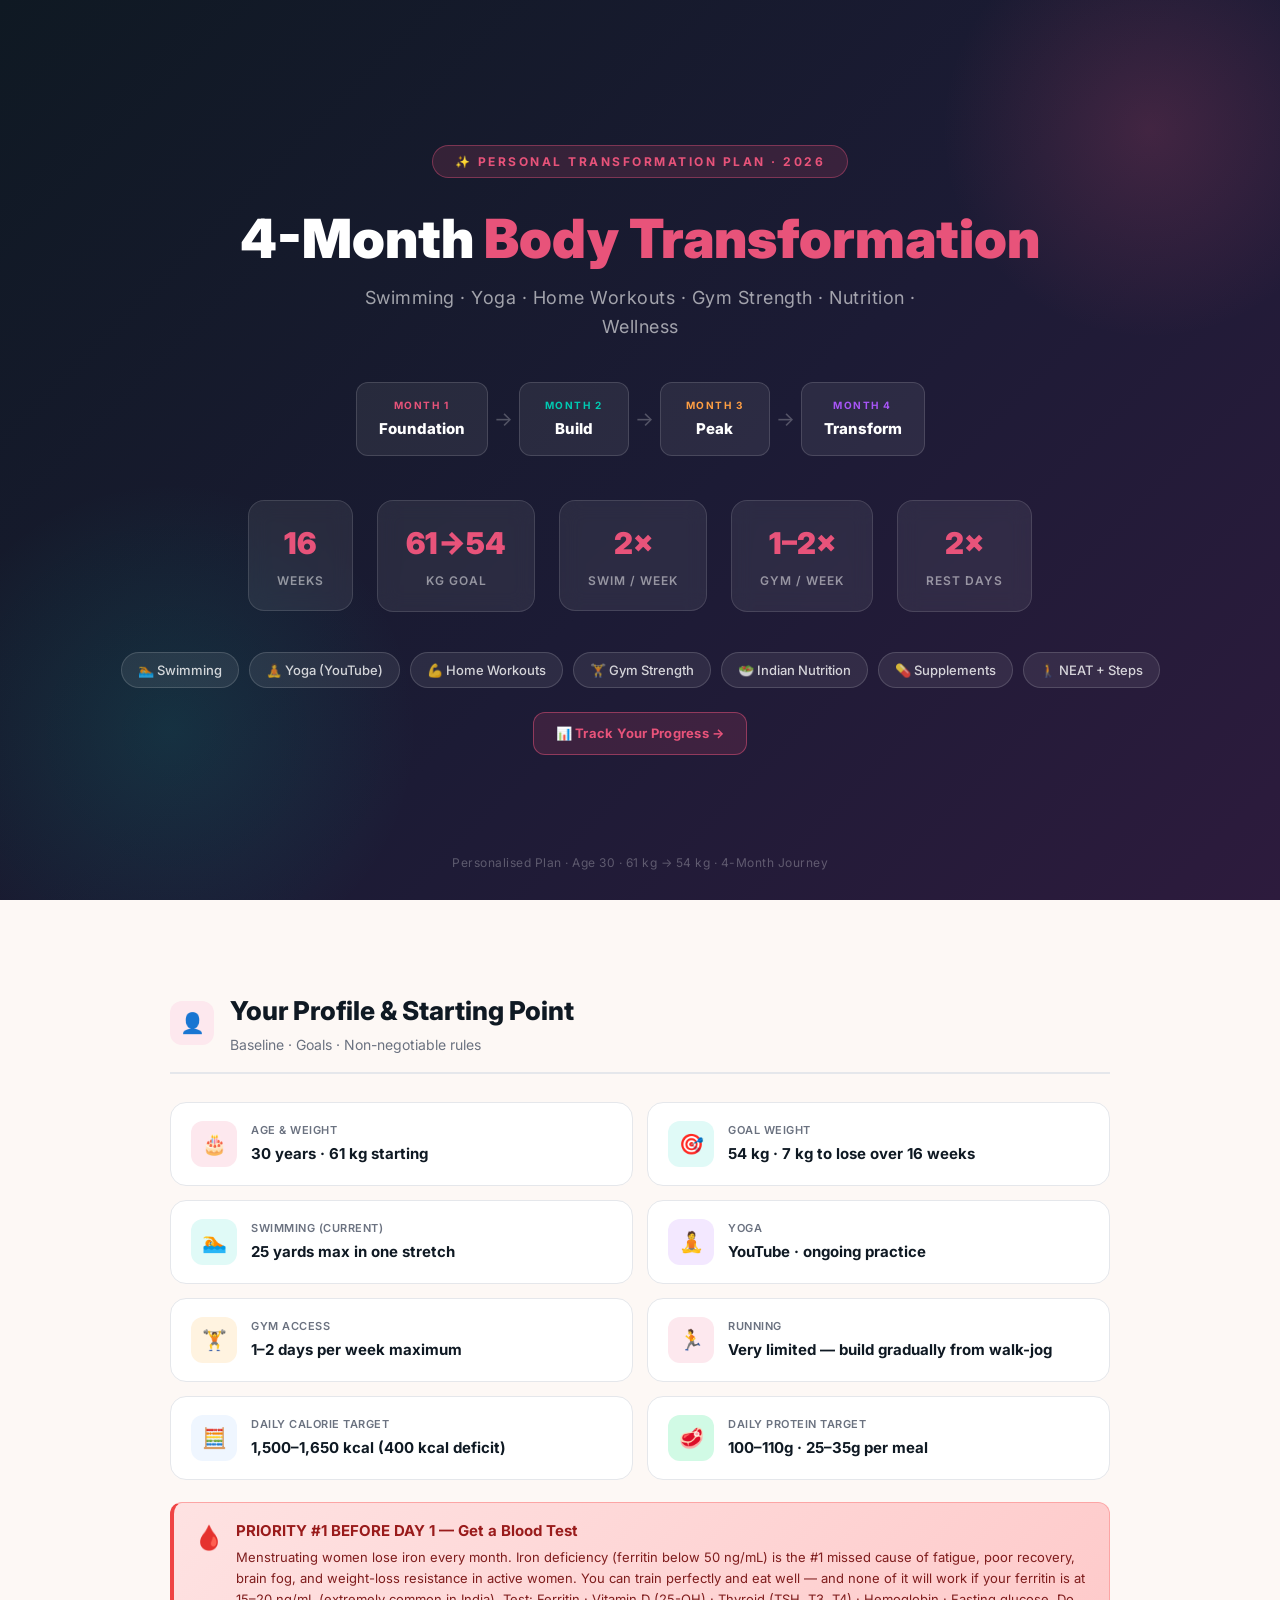
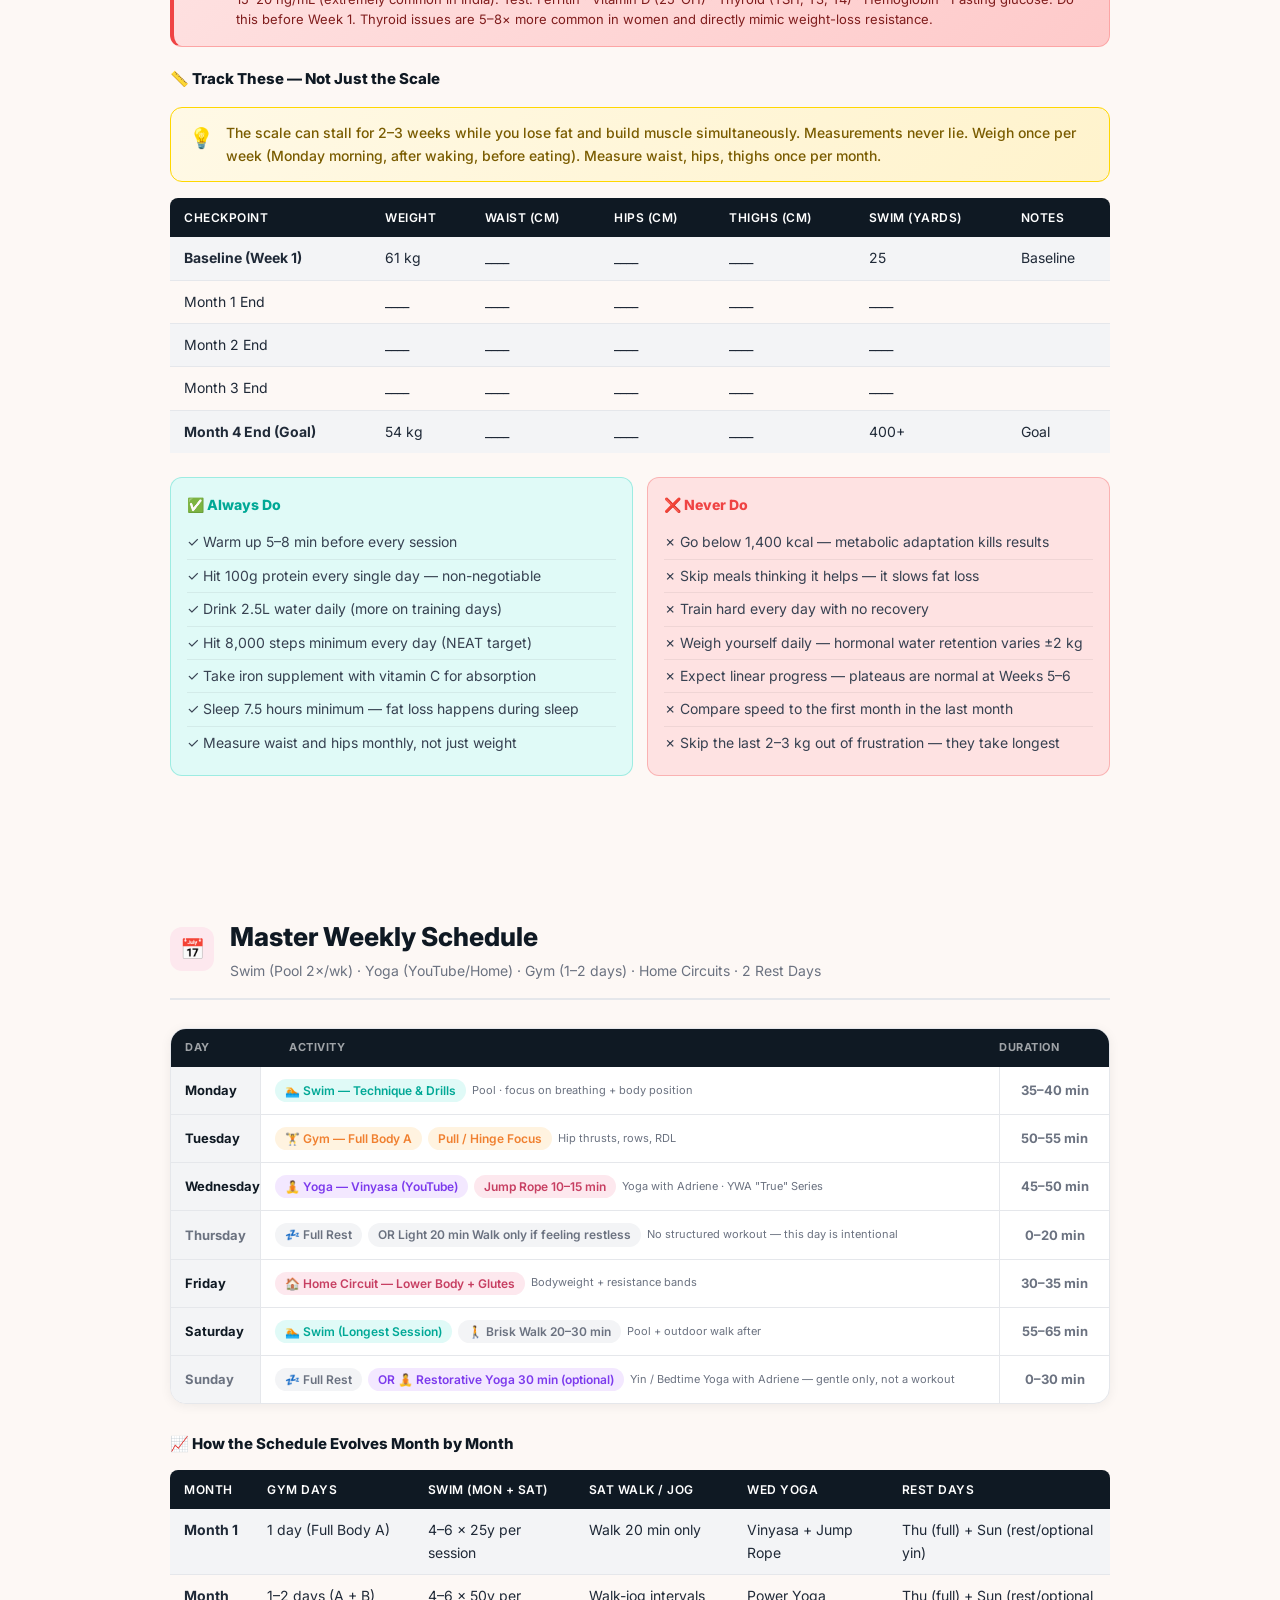
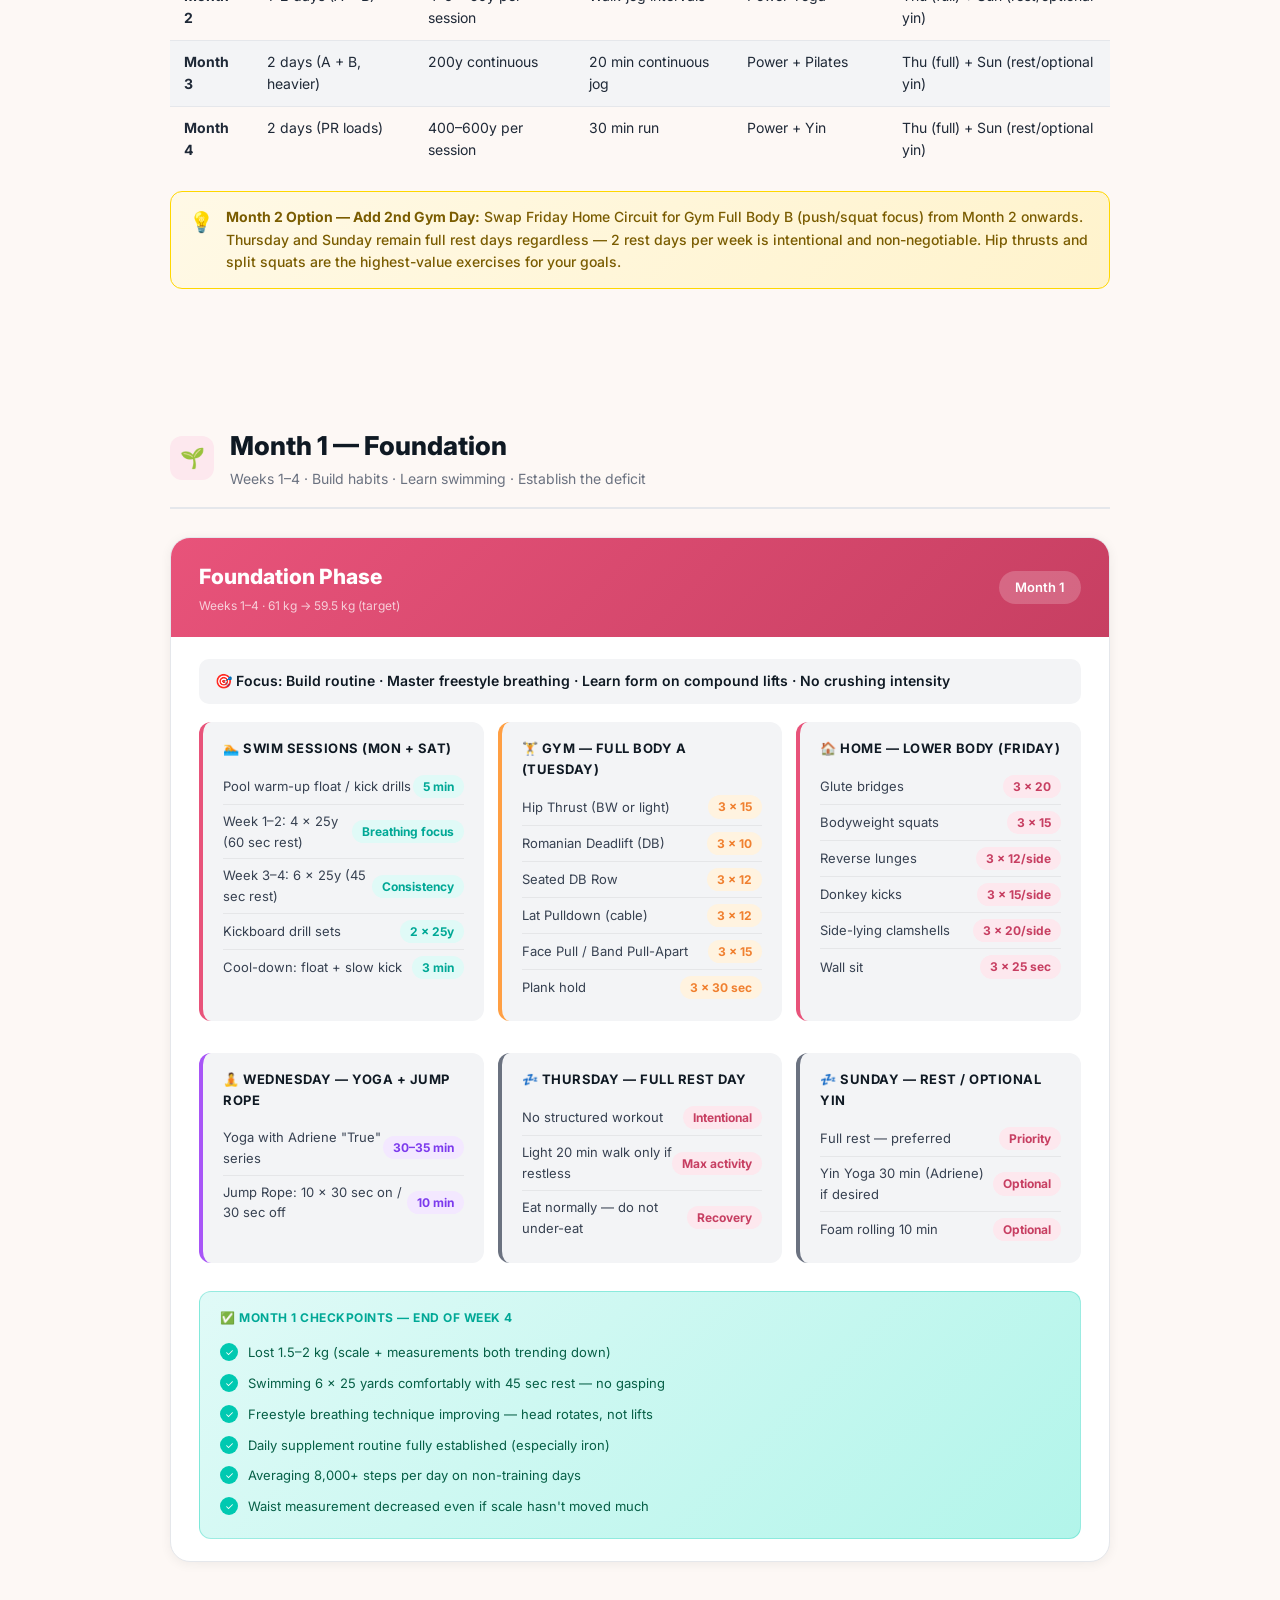
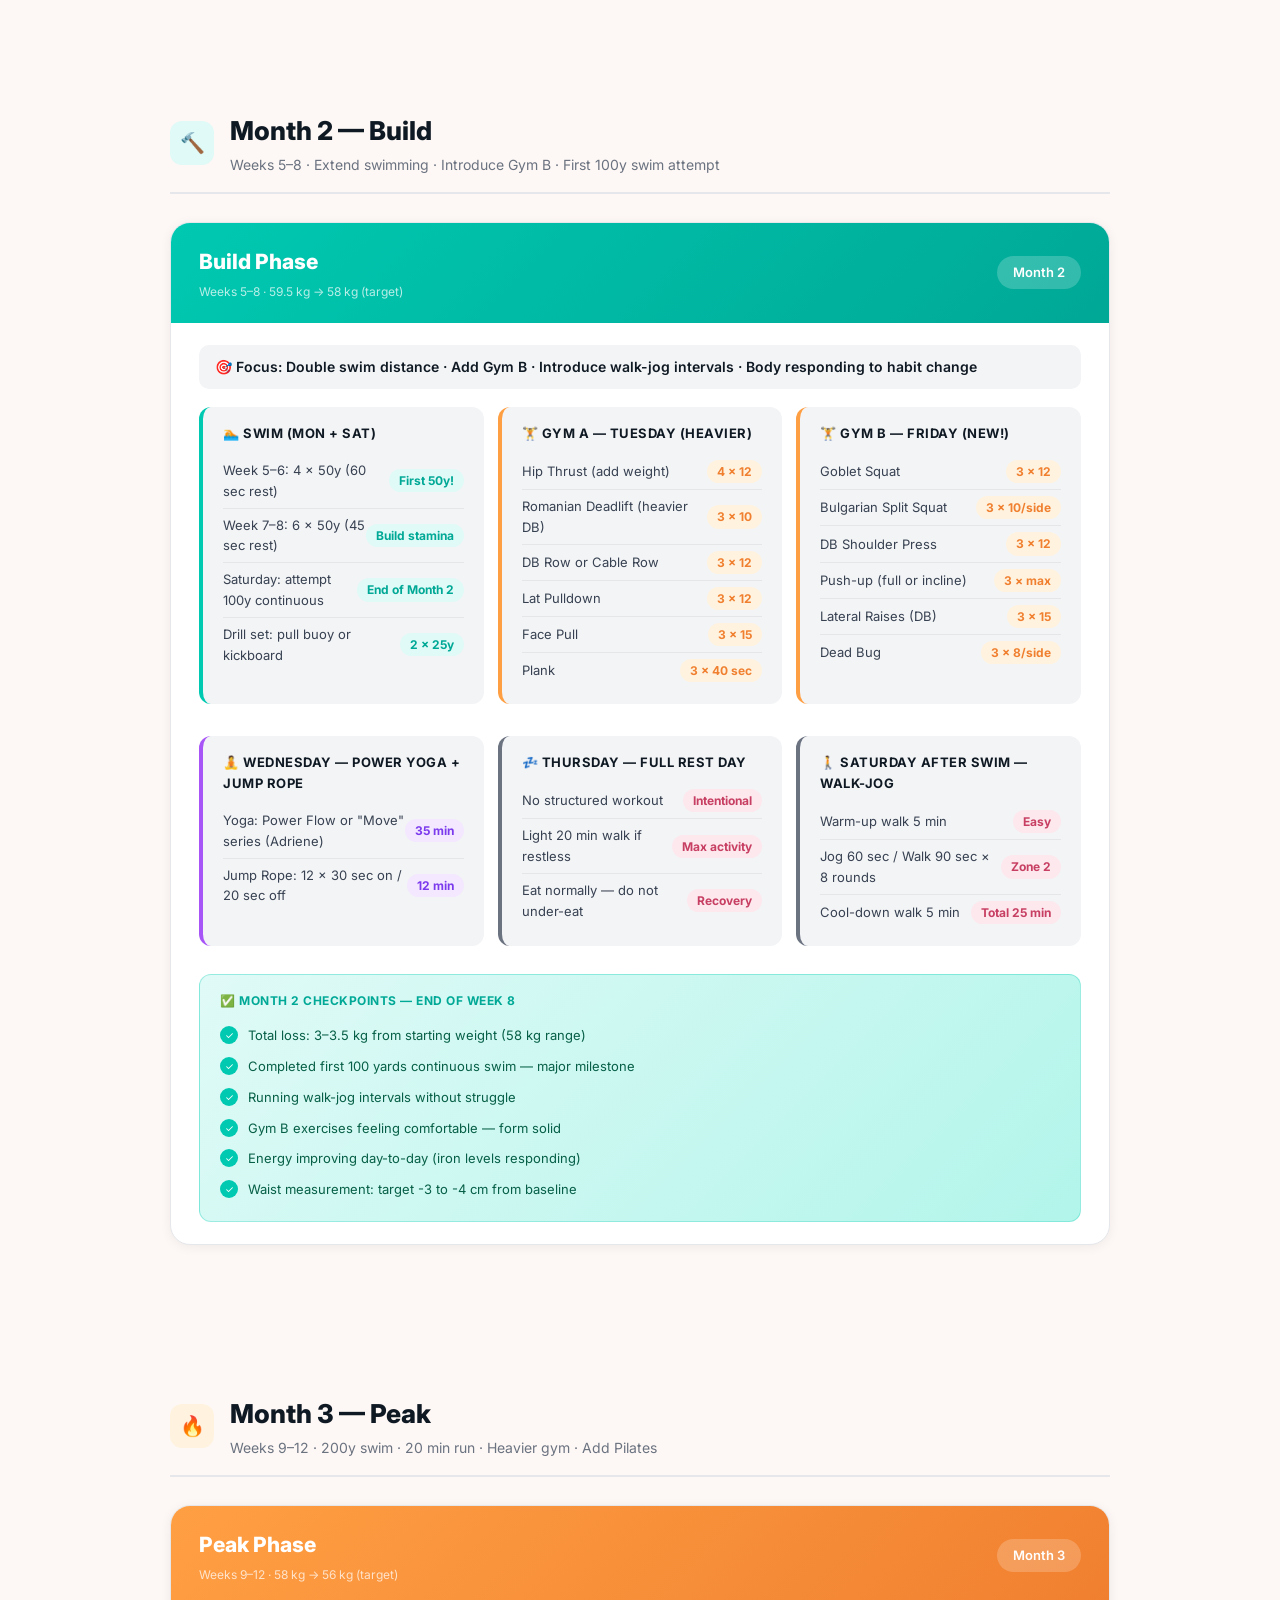
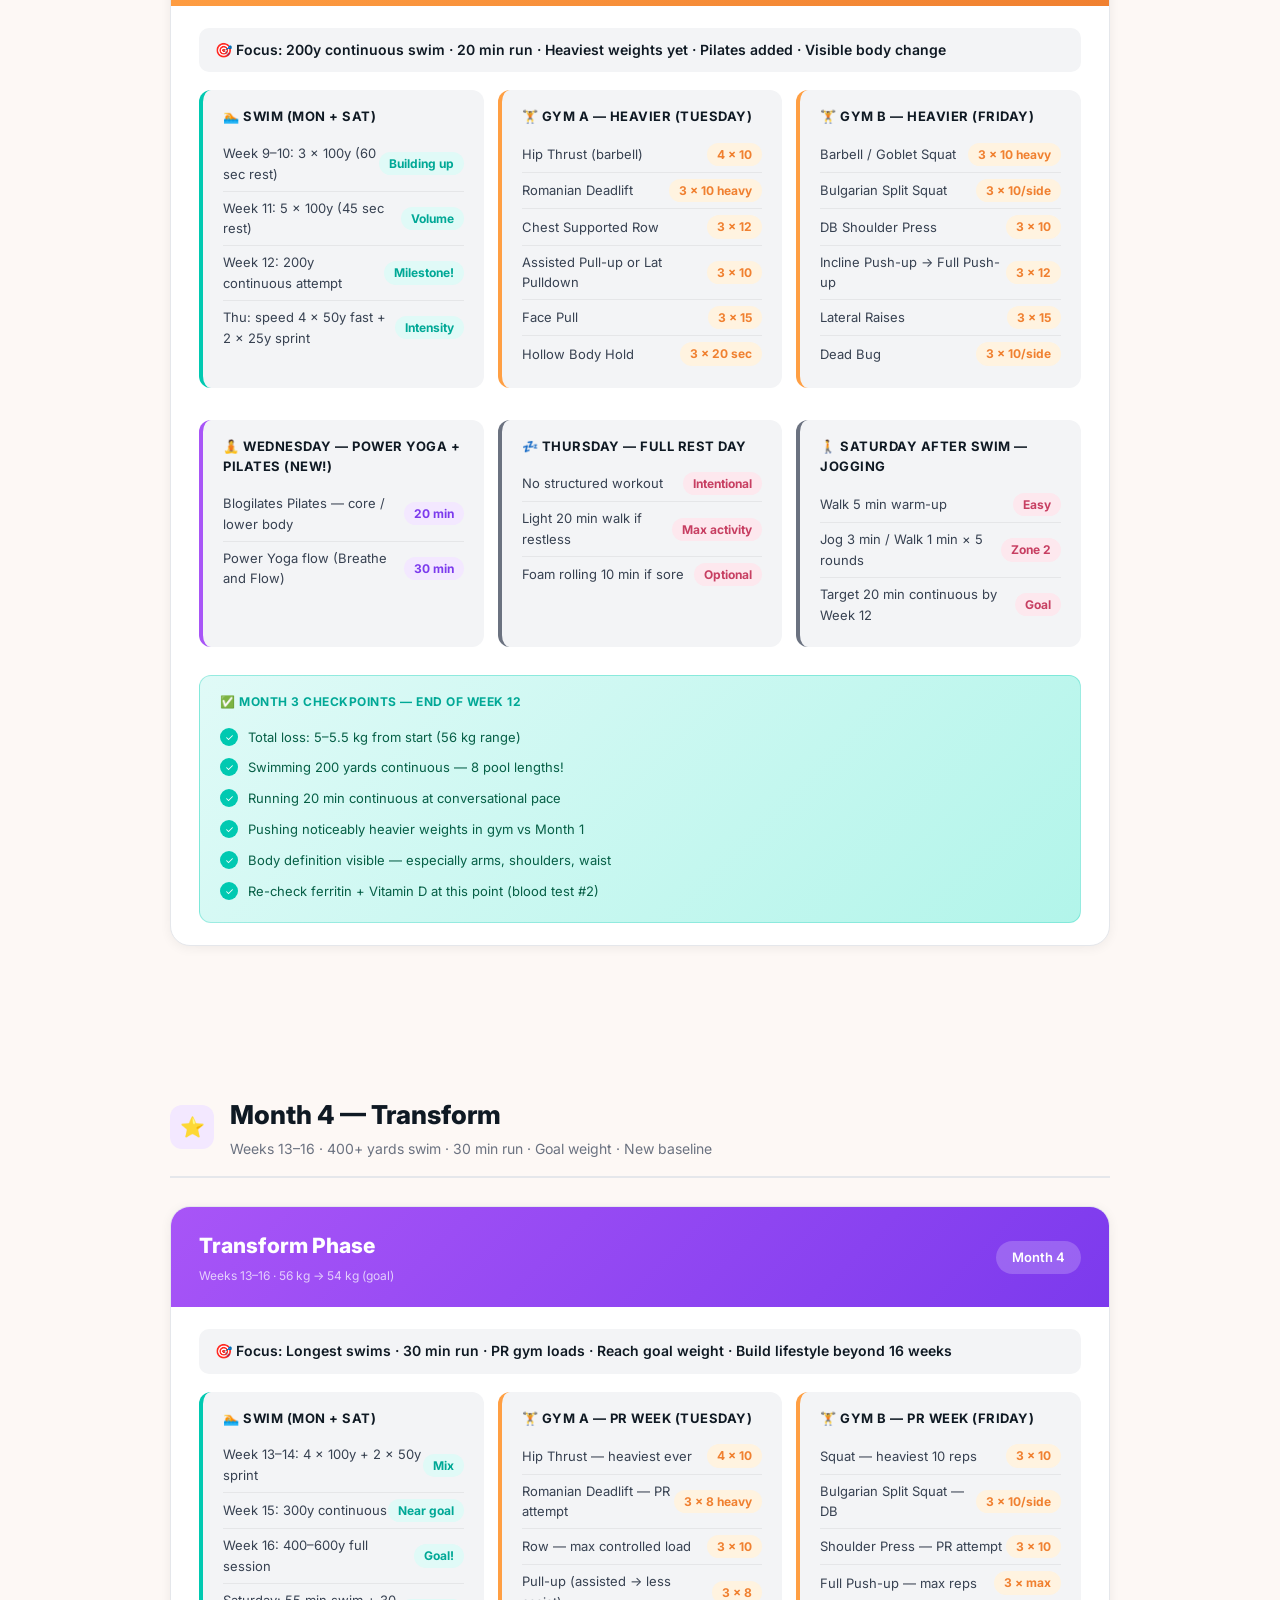
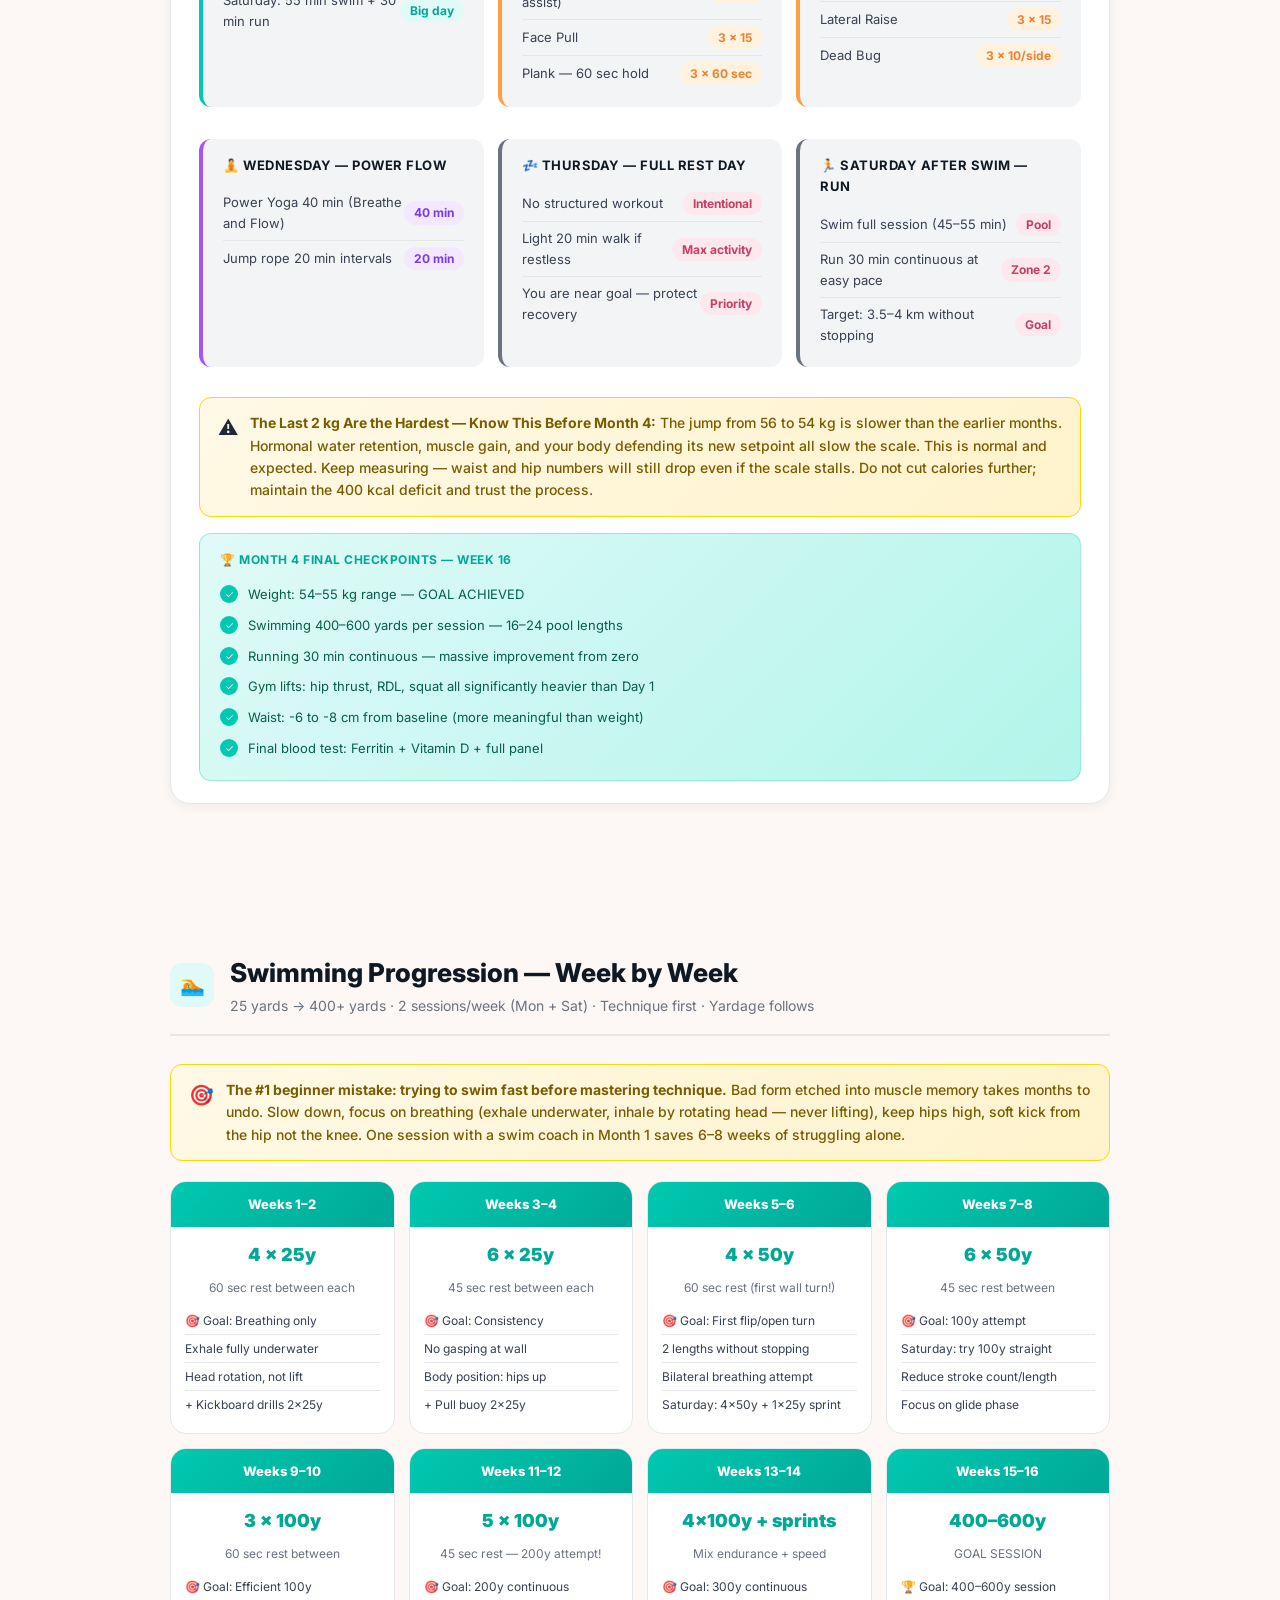
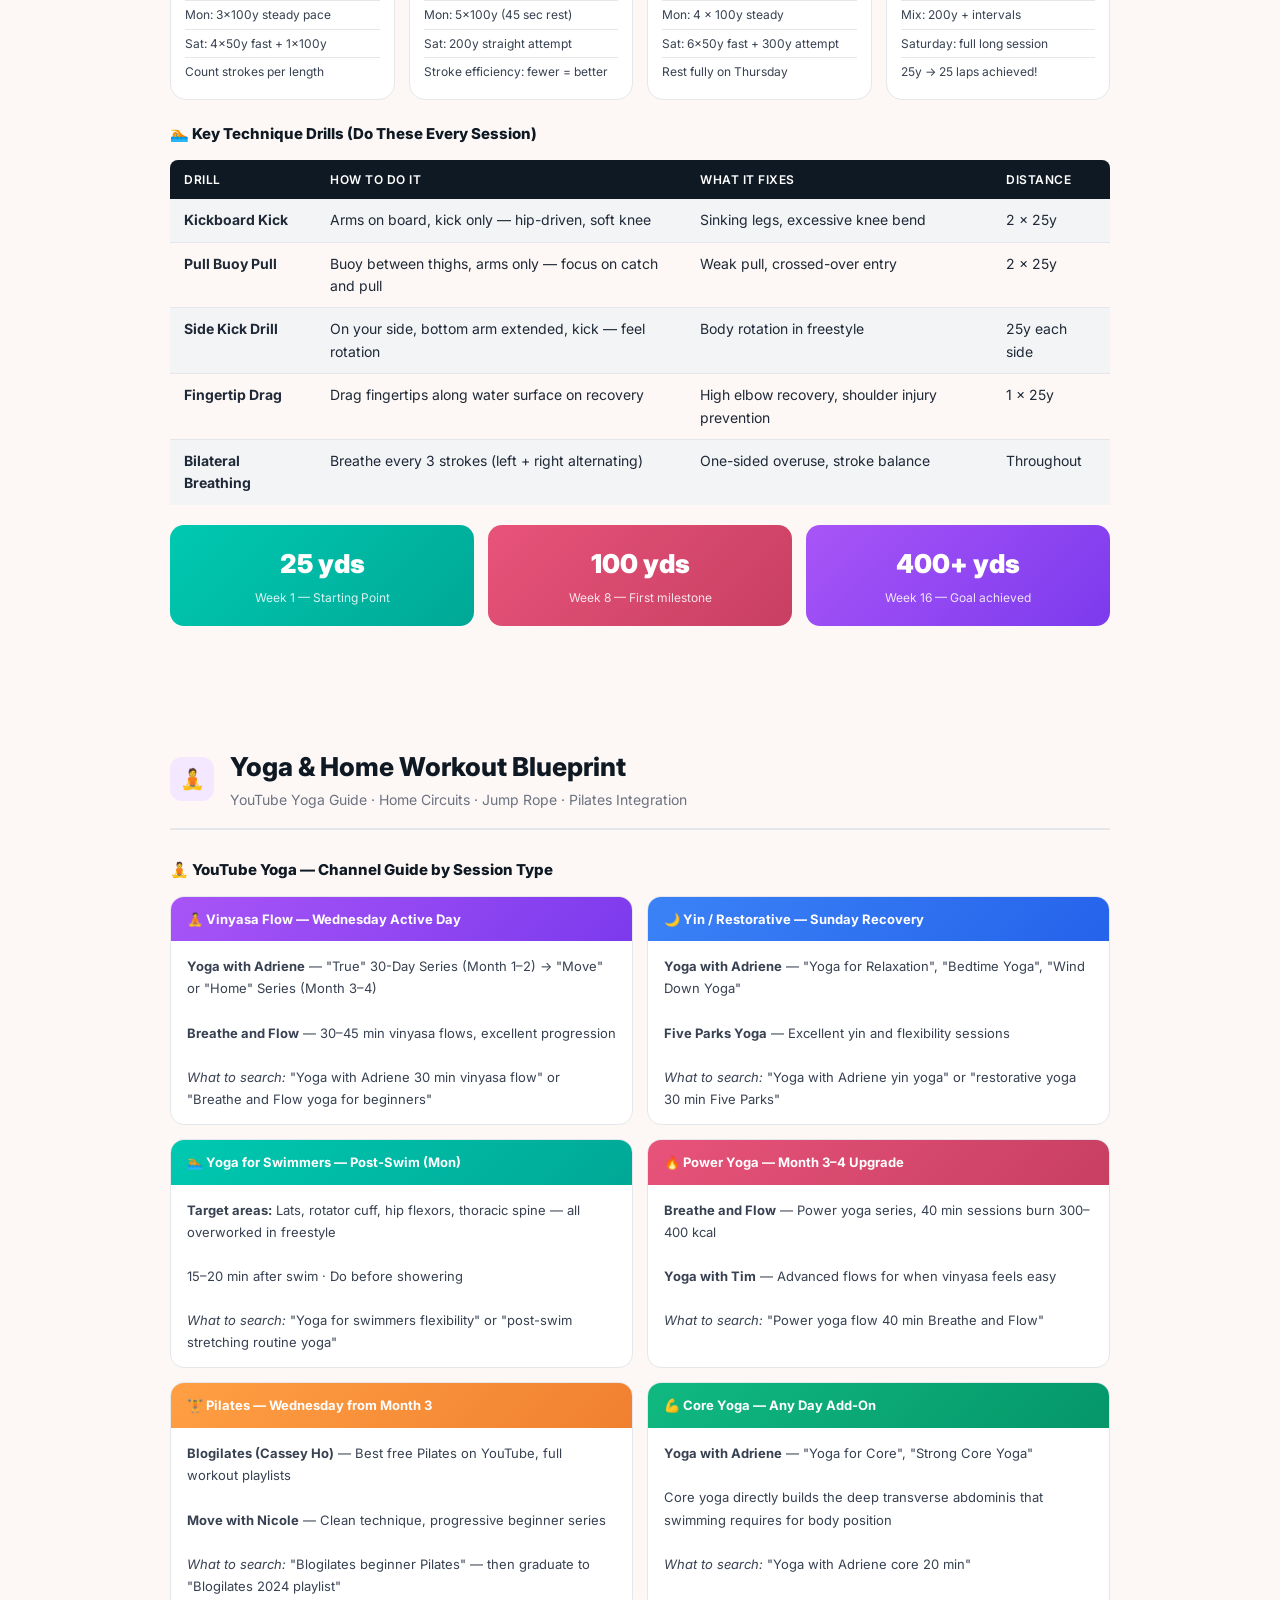
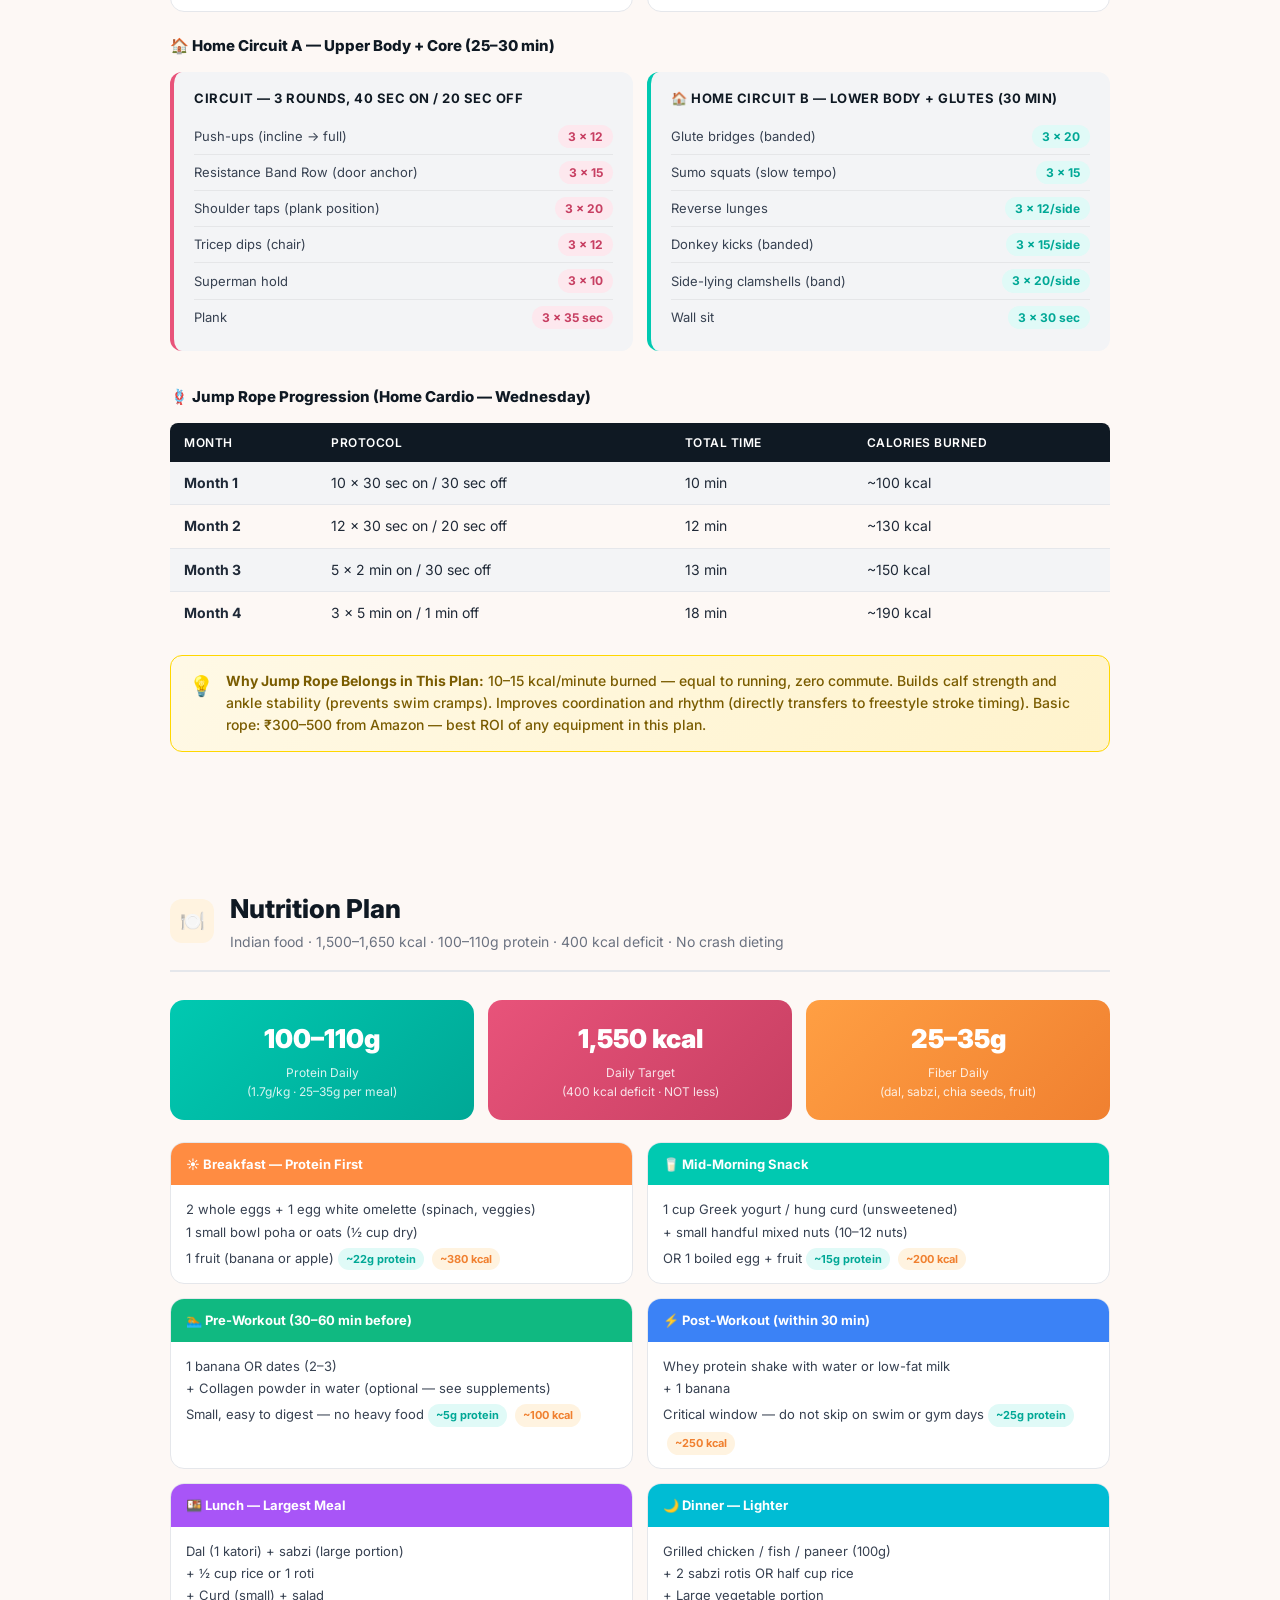
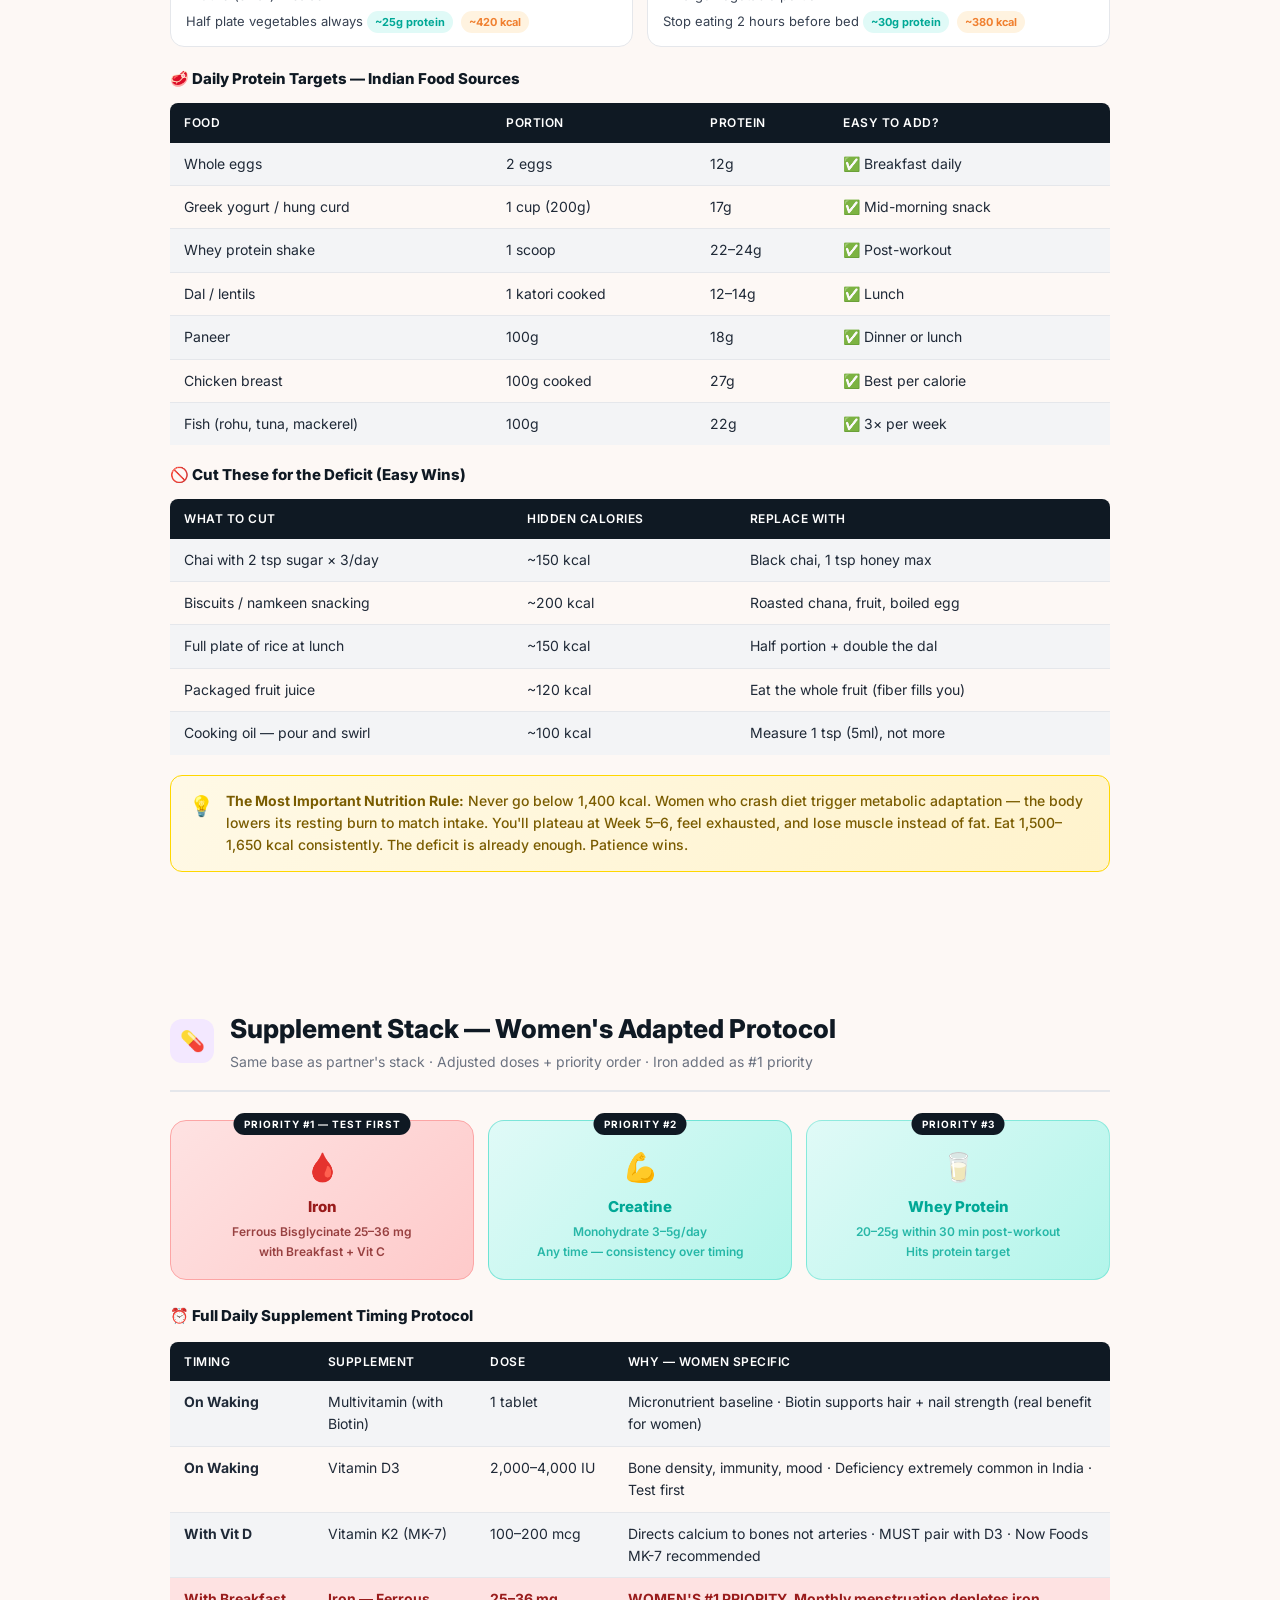
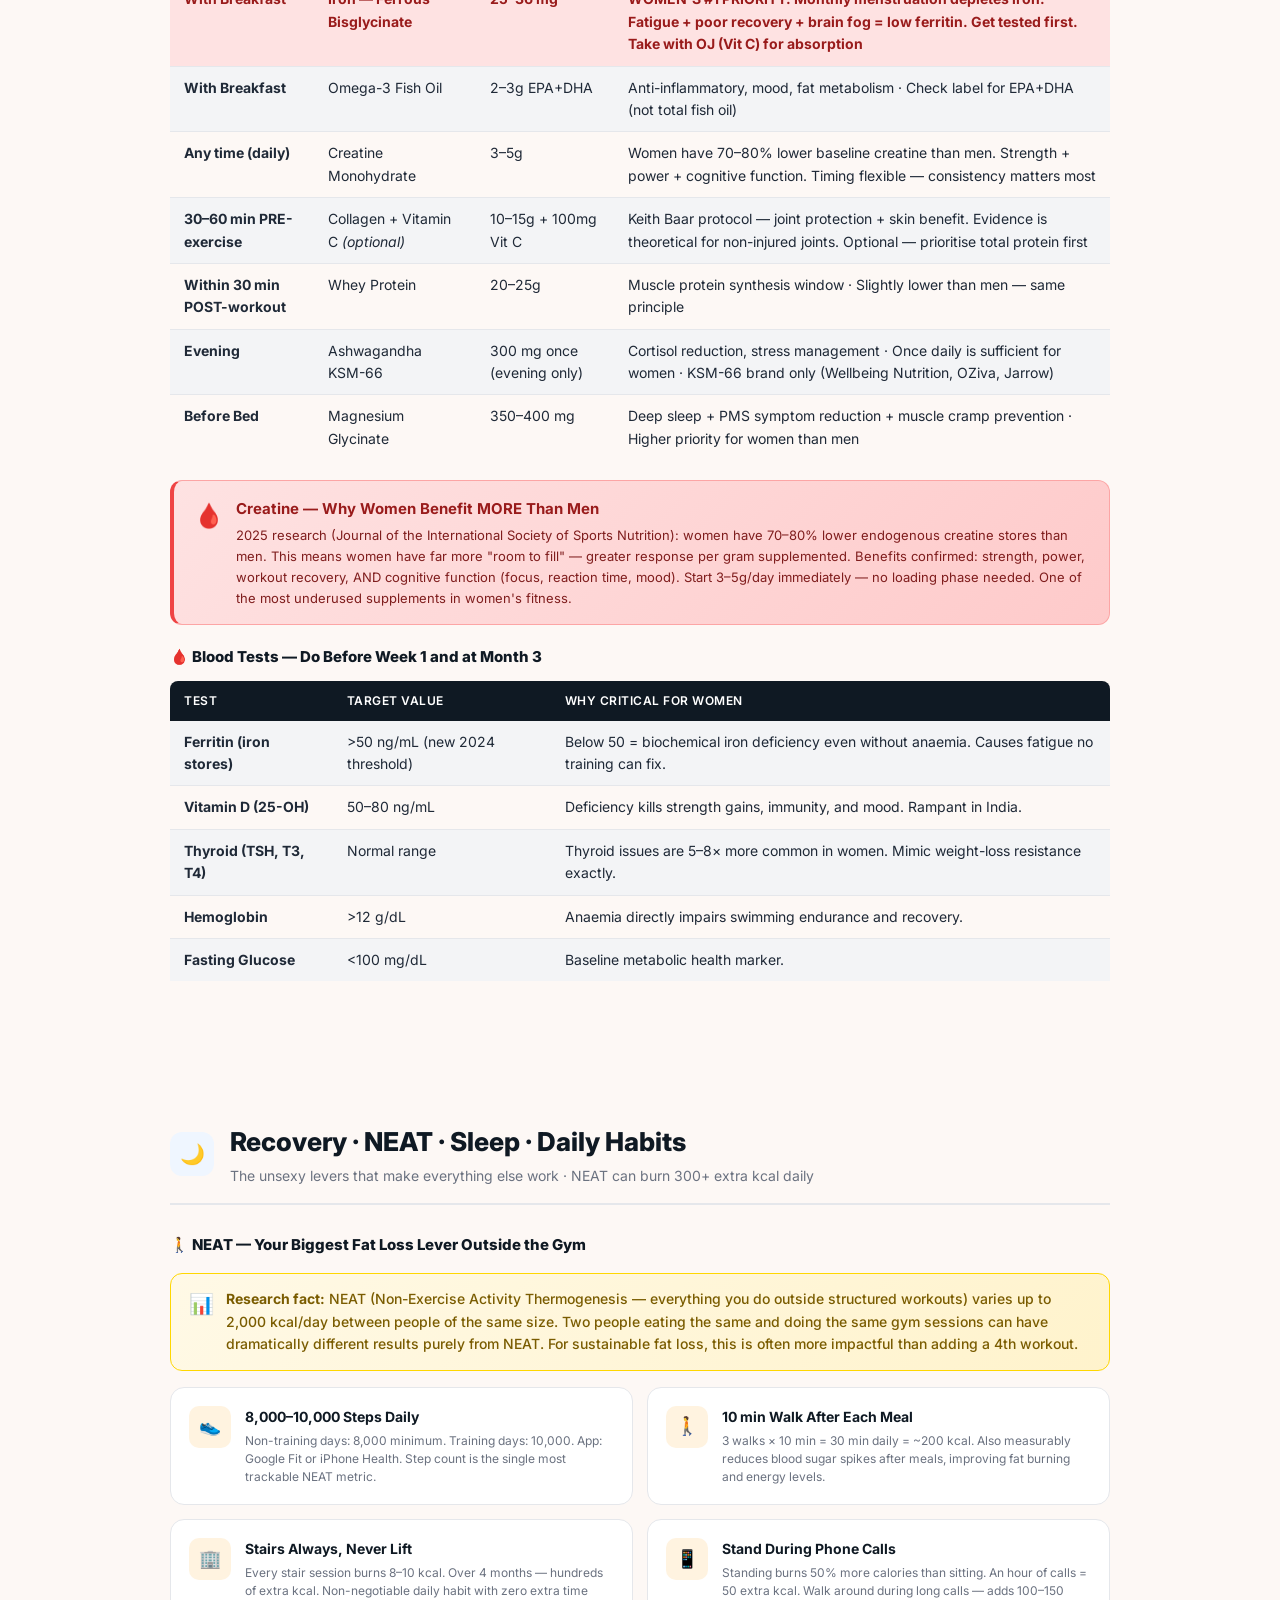
<file: Fitness_app/fitness_plan_wife.html>
<!DOCTYPE html>
<html lang="en">
<head>
<meta charset="UTF-8">
<meta name="viewport" content="width=device-width, initial-scale=1.0">
<title>4-Month Transformation Plan</title>
<style>
  @import url('https://fonts.googleapis.com/css2?family=Inter:wght@300;400;500;600;700;800;900&display=swap');

  :root {
    --rose: #E8537A;
    --rose-dark: #C73F62;
    --rose-light: #FDE8EE;
    --teal: #00C9B1;
    --teal-dark: #00A896;
    --teal-light: #E0FAF7;
    --amber: #FF9F43;
    --amber-dark: #F08030;
    --amber-light: #FFF3E0;
    --purple: #A855F7;
    --purple-dark: #7C3AED;
    --purple-light: #F3E8FF;
    --blue: #3B82F6;
    --blue-light: #EFF6FF;
    --green: #10B981;
    --green-light: #D1FAE5;
    --red: #EF4444;
    --red-light: #FEE2E2;
    --dark: #0F1923;
    --dark2: #1C1B35;
    --dark3: #2D1B3D;
    --gray: #6B7280;
    --gray-light: #F3F4F6;
    --white: #FFFFFF;
    --border: #E5E7EB;
    --bg: #FDF8F5;
  }

  * { margin: 0; padding: 0; box-sizing: border-box; }

  body {
    font-family: 'Inter', sans-serif;
    background: var(--bg);
    color: #1F2937;
    line-height: 1.6;
  }

  /* ── COVER ── */
  .cover {
    background: linear-gradient(135deg, var(--dark) 0%, var(--dark2) 55%, var(--dark3) 100%);
    min-height: 100vh;
    display: flex;
    flex-direction: column;
    justify-content: center;
    align-items: center;
    text-align: center;
    padding: 60px 40px;
    position: relative;
    overflow: hidden;
    page-break-after: always;
  }

  .cover::before {
    content: '';
    position: absolute;
    top: -80px; right: -80px;
    width: 420px; height: 420px;
    border-radius: 50%;
    background: radial-gradient(circle, rgba(232,83,122,0.18) 0%, transparent 70%);
  }

  .cover::after {
    content: '';
    position: absolute;
    bottom: -80px; left: -80px;
    width: 500px; height: 500px;
    border-radius: 50%;
    background: radial-gradient(circle, rgba(0,201,177,0.13) 0%, transparent 70%);
  }

  .cover-badge {
    background: rgba(232,83,122,0.15);
    border: 1px solid rgba(232,83,122,0.4);
    color: var(--rose);
    padding: 6px 22px;
    border-radius: 50px;
    font-size: 12px;
    font-weight: 700;
    letter-spacing: 2.5px;
    text-transform: uppercase;
    margin-bottom: 32px;
    position: relative; z-index: 1;
  }

  .cover h1 {
    font-size: 54px;
    font-weight: 900;
    color: var(--white);
    line-height: 1.08;
    margin-bottom: 16px;
    position: relative; z-index: 1;
  }

  .cover h1 span { color: var(--rose); }

  .cover-subtitle {
    font-size: 18px;
    color: rgba(255,255,255,0.6);
    margin-bottom: 40px;
    position: relative; z-index: 1;
    max-width: 560px;
    letter-spacing: 0.5px;
  }

  /* journey arc */
  .journey-arc {
    display: flex;
    align-items: center;
    gap: 0;
    margin-bottom: 44px;
    position: relative; z-index: 1;
  }

  .arc-phase {
    background: rgba(255,255,255,0.07);
    border: 1px solid rgba(255,255,255,0.14);
    border-radius: 12px;
    padding: 14px 22px;
    text-align: center;
    min-width: 110px;
  }

  .arc-phase .arc-month {
    font-size: 10px;
    font-weight: 700;
    text-transform: uppercase;
    letter-spacing: 1.5px;
    margin-bottom: 4px;
  }

  .arc-phase .arc-name {
    font-size: 15px;
    font-weight: 800;
    color: white;
  }

  .arc-m1 .arc-month { color: var(--rose); }
  .arc-m2 .arc-month { color: var(--teal); }
  .arc-m3 .arc-month { color: var(--amber); }
  .arc-m4 .arc-month { color: var(--purple); }

  .arc-arrow {
    color: rgba(255,255,255,0.25);
    font-size: 20px;
    padding: 0 6px;
  }

  .cover-stats {
    display: flex;
    gap: 24px;
    justify-content: center;
    flex-wrap: wrap;
    position: relative; z-index: 1;
    margin-bottom: 40px;
  }

  .cover-stat {
    background: rgba(255,255,255,0.07);
    border: 1px solid rgba(255,255,255,0.12);
    border-radius: 16px;
    padding: 18px 28px;
    text-align: center;
    backdrop-filter: blur(10px);
  }

  .cover-stat .val { font-size: 30px; font-weight: 900; color: var(--rose); display: block; }
  .cover-stat .lbl { font-size: 12px; color: rgba(255,255,255,0.5); font-weight: 600; text-transform: uppercase; letter-spacing: 1px; }

  .cover-goals {
    display: flex;
    gap: 10px;
    flex-wrap: wrap;
    justify-content: center;
    position: relative; z-index: 1;
  }

  .cover-goal-chip {
    background: rgba(255,255,255,0.08);
    border: 1px solid rgba(255,255,255,0.15);
    color: rgba(255,255,255,0.8);
    padding: 7px 16px;
    border-radius: 50px;
    font-size: 13px;
    font-weight: 500;
  }

  .cover-footer {
    position: absolute;
    bottom: 28px;
    font-size: 12px;
    color: rgba(255,255,255,0.28);
    z-index: 1;
    letter-spacing: 0.5px;
  }

  /* ── LAYOUT ── */
  .container { max-width: 1000px; margin: 0 auto; padding: 0 30px; }

  .section { padding: 50px 0 30px; }

  .section-header {
    display: flex;
    align-items: center;
    gap: 16px;
    margin-bottom: 28px;
    padding-bottom: 16px;
    border-bottom: 2px solid var(--border);
  }

  .section-icon {
    width: 44px; height: 44px;
    border-radius: 12px;
    display: flex; align-items: center; justify-content: center;
    font-size: 20px;
    flex-shrink: 0;
  }

  .icon-rose   { background: var(--rose-light); }
  .icon-teal   { background: var(--teal-light); }
  .icon-amber  { background: var(--amber-light); }
  .icon-purple { background: var(--purple-light); }
  .icon-blue   { background: var(--blue-light); }
  .icon-green  { background: var(--green-light); }
  .icon-red    { background: var(--red-light); }

  .section-title { font-size: 26px; font-weight: 800; color: var(--dark); }
  .section-subtitle { font-size: 14px; color: var(--gray); margin-top: 2px; }

  .page-break { page-break-before: always; padding-top: 40px; }

  /* ── PROFILE CARDS ── */
  .profile-grid {
    display: grid;
    grid-template-columns: 1fr 1fr;
    gap: 14px;
    margin-bottom: 22px;
  }

  .profile-card {
    background: var(--white);
    border: 1px solid var(--border);
    border-radius: 16px;
    padding: 18px 20px;
    display: flex;
    align-items: center;
    gap: 14px;
  }

  .profile-card .icon {
    width: 46px; height: 46px;
    border-radius: 12px;
    display: flex; align-items: center; justify-content: center;
    font-size: 20px;
    flex-shrink: 0;
  }

  .profile-card .info .label {
    font-size: 11px; color: var(--gray); font-weight: 600;
    text-transform: uppercase; letter-spacing: 0.5px;
  }

  .profile-card .info .value { font-size: 15px; font-weight: 700; color: var(--dark); margin-top: 2px; }

  /* ── ALERT BOXES ── */
  .iron-alert {
    background: linear-gradient(135deg, #FEE2E2, #FECACA);
    border: 1px solid #FCA5A5;
    border-left: 4px solid #EF4444;
    border-radius: 12px;
    padding: 16px 20px;
    display: flex;
    align-items: flex-start;
    gap: 12px;
    margin-bottom: 20px;
  }

  .iron-alert .alert-icon { font-size: 24px; }
  .iron-alert .alert-title { font-weight: 700; color: #991B1B; font-size: 15px; }
  .iron-alert .alert-text { font-size: 13px; color: #7F1D1D; margin-top: 4px; line-height: 1.6; }

  .tip-alert {
    background: linear-gradient(135deg, #FFF9E6, #FFF3CC);
    border: 1px solid #FFD700;
    border-radius: 12px;
    padding: 14px 18px;
    margin: 16px 0;
    display: flex;
    gap: 12px;
    align-items: flex-start;
  }

  .tip-alert .tip-icon { font-size: 20px; flex-shrink: 0; }
  .tip-alert .tip-text { font-size: 14px; color: #7A5C00; font-weight: 500; }

  /* ── RULES ── */
  .rules-grid { display: grid; grid-template-columns: 1fr 1fr; gap: 14px; margin-bottom: 20px; }

  .rule-box { border-radius: 12px; padding: 16px; font-size: 14px; }
  .rule-do { background: var(--teal-light); border: 1px solid rgba(0,201,177,0.3); }
  .rule-dont { background: var(--red-light); border: 1px solid rgba(239,68,68,0.3); }
  .rule-box h4 { font-weight: 800; font-size: 14px; margin-bottom: 10px; }
  .rule-do h4 { color: var(--teal-dark); }
  .rule-dont h4 { color: var(--red); }
  .rule-item { padding: 5px 0; border-bottom: 1px solid rgba(0,0,0,0.06); color: #374151; display: flex; gap: 8px; }
  .rule-item:last-child { border-bottom: none; }

  /* ── TABLES ── */
  table { width: 100%; border-collapse: collapse; font-size: 14px; margin-bottom: 20px; }
  th {
    background: var(--dark);
    color: white;
    padding: 10px 14px;
    text-align: left;
    font-size: 12px;
    font-weight: 600;
    text-transform: uppercase;
    letter-spacing: 0.5px;
  }
  th:first-child { border-radius: 8px 0 0 0; }
  th:last-child  { border-radius: 0 8px 0 0; }
  td { padding: 10px 14px; border-bottom: 1px solid var(--border); vertical-align: top; }
  tr:last-child td { border-bottom: none; }
  tr:nth-child(even) td { background: var(--gray-light); }
  .day-label { font-weight: 700; color: var(--dark); white-space: nowrap; }

  /* ── SCHEDULE ROW ── */
  .schedule-row {
    display: grid;
    grid-template-columns: 90px 1fr 110px;
    border-bottom: 1px solid var(--border);
  }
  .schedule-row:last-child { border-bottom: none; }
  .schedule-day {
    padding: 12px 14px; font-weight: 700; font-size: 13px; color: var(--dark);
    background: var(--gray-light); border-right: 1px solid var(--border);
    display: flex; align-items: center;
  }
  .schedule-activity {
    padding: 12px 14px; font-size: 13px; color: #374151;
    display: flex; align-items: center; flex-wrap: wrap; gap: 6px;
  }
  .schedule-duration {
    padding: 12px 14px; font-size: 13px; font-weight: 700; color: var(--gray);
    border-left: 1px solid var(--border); display: flex; align-items: center; justify-content: center;
  }

  /* ── ACTIVITY CHIPS ── */
  .activity-chip {
    display: inline-block; padding: 2px 10px;
    border-radius: 50px; font-size: 12px; font-weight: 600;
  }
  .chip-rose   { background: var(--rose-light);   color: var(--rose-dark); }
  .chip-teal   { background: var(--teal-light);   color: var(--teal-dark); }
  .chip-amber  { background: var(--amber-light);  color: var(--amber-dark); }
  .chip-purple { background: var(--purple-light); color: var(--purple-dark); }
  .chip-blue   { background: var(--blue-light);   color: var(--blue); }
  .chip-gray   { background: var(--gray-light);   color: var(--gray); }
  .chip-green  { background: var(--green-light);  color: var(--green); }

  /* ── PHASE CARDS ── */
  .phase-card {
    background: var(--white);
    border-radius: 20px;
    overflow: hidden;
    margin-bottom: 28px;
    border: 1px solid var(--border);
    box-shadow: 0 2px 12px rgba(0,0,0,0.06);
  }

  .phase-header {
    padding: 22px 28px;
    display: flex;
    align-items: center;
    justify-content: space-between;
  }

  .phase-m1 { background: linear-gradient(135deg, #E8537A, #C73F62); }
  .phase-m2 { background: linear-gradient(135deg, #00C9B1, #00A896); }
  .phase-m3 { background: linear-gradient(135deg, #FF9F43, #F08030); }
  .phase-m4 { background: linear-gradient(135deg, #A855F7, #7C3AED); }

  .phase-header h3 { font-size: 21px; font-weight: 800; color: white; }
  .phase-header .phase-week { font-size: 12px; color: rgba(255,255,255,0.72); margin-top: 3px; }
  .phase-badge {
    background: rgba(255,255,255,0.2); color: white;
    padding: 6px 16px; border-radius: 50px; font-size: 13px; font-weight: 600;
  }

  .phase-body { padding: 22px 28px; }
  .phase-focus {
    background: var(--gray-light); border-radius: 10px;
    padding: 11px 16px; font-size: 14px; font-weight: 600;
    color: var(--dark); margin-bottom: 18px;
  }

  /* ── WORKOUT BOXES ── */
  .workout-box {
    background: var(--gray-light); border-radius: 12px;
    padding: 16px 20px; margin-bottom: 14px;
    border-left: 4px solid var(--rose);
  }
  .workout-box.teal   { border-left-color: var(--teal); }
  .workout-box.amber  { border-left-color: var(--amber); }
  .workout-box.purple { border-left-color: var(--purple); }
  .workout-box.blue   { border-left-color: var(--blue); }
  .workout-box.gray   { border-left-color: var(--gray); }

  .workout-box h4 {
    font-size: 13px; font-weight: 700; color: var(--dark);
    margin-bottom: 10px; text-transform: uppercase; letter-spacing: 0.5px;
  }

  .exercise-list { list-style: none; }
  .exercise-list li {
    padding: 6px 0; font-size: 13px; color: #374151;
    border-bottom: 1px solid rgba(0,0,0,0.06);
    display: flex; justify-content: space-between; align-items: center;
  }
  .exercise-list li:last-child { border-bottom: none; }

  .sets {
    font-weight: 700; font-size: 12px;
    background: var(--rose-light); color: var(--rose-dark);
    padding: 2px 10px; border-radius: 50px; white-space: nowrap;
  }
  .sets.teal   { background: var(--teal-light);   color: var(--teal-dark); }
  .sets.amber  { background: var(--amber-light);  color: var(--amber-dark); }
  .sets.purple { background: var(--purple-light); color: var(--purple-dark); }
  .sets.blue   { background: var(--blue-light);   color: var(--blue); }

  /* ── CHECKPOINT ── */
  .checkpoint-box {
    background: linear-gradient(135deg, var(--teal-light), #B2F5EA);
    border: 1px solid rgba(0,201,177,0.3);
    border-radius: 12px; padding: 16px 20px; margin-top: 14px;
  }
  .checkpoint-box h4 {
    font-size: 12px; font-weight: 700; color: var(--teal-dark);
    text-transform: uppercase; letter-spacing: 0.5px; margin-bottom: 10px;
  }
  .checkpoint-item {
    display: flex; align-items: flex-start; gap: 10px;
    padding: 5px 0; font-size: 13px; color: #065F46;
  }
  .checkpoint-item::before {
    content: '✓';
    background: var(--teal); color: white;
    width: 18px; height: 18px; border-radius: 50%;
    display: flex; align-items: center; justify-content: center;
    font-size: 10px; flex-shrink: 0; margin-top: 1px;
  }

  /* ── PROGRESS GRID ── */
  .progress-grid {
    display: grid; grid-template-columns: repeat(4,1fr); gap: 14px; margin-bottom: 22px;
  }
  .progress-month { border-radius: 16px; overflow: hidden; border: 1px solid var(--border); }
  .progress-month-header { padding: 12px; text-align: center; color: white; font-weight: 800; font-size: 14px; }
  .pm1 { background: var(--rose); }
  .pm2 { background: var(--teal); }
  .pm3 { background: var(--amber); }
  .pm4 { background: var(--purple); }
  .progress-month-body { background: white; padding: 14px; }
  .progress-metric { padding: 6px 0; border-bottom: 1px solid var(--border); font-size: 13px; }
  .progress-metric:last-child { border-bottom: none; }
  .progress-metric .metric-label { color: var(--gray); font-size: 10px; text-transform: uppercase; }
  .progress-metric .metric-value { font-weight: 700; color: var(--dark); font-size: 13px; }

  /* ── SWIM WEEK CARDS ── */
  .swim-grid { display: grid; grid-template-columns: repeat(4, 1fr); gap: 14px; margin-bottom: 22px; }

  .swim-week-card {
    background: var(--white); border: 1px solid var(--border);
    border-radius: 16px; overflow: hidden;
  }
  .swim-week-header {
    padding: 12px 14px; font-weight: 800; font-size: 13px; color: white;
    background: linear-gradient(135deg, var(--teal), var(--teal-dark));
    text-align: center;
  }
  .swim-week-body { padding: 14px; }
  .swim-week-body .sw-target {
    font-size: 18px; font-weight: 900; color: var(--teal-dark);
    text-align: center; margin-bottom: 8px;
  }
  .swim-week-body .sw-desc { font-size: 12px; color: var(--gray); text-align: center; margin-bottom: 10px; }
  .swim-week-body .sw-detail {
    font-size: 12px; color: #374151;
    padding: 4px 0; border-bottom: 1px solid var(--border);
  }
  .swim-week-body .sw-detail:last-child { border-bottom: none; }

  /* ── YOGA CARD ── */
  .yoga-grid { display: grid; grid-template-columns: 1fr 1fr; gap: 14px; margin-bottom: 20px; }
  .yoga-card {
    background: var(--white); border: 1px solid var(--border);
    border-radius: 14px; overflow: hidden;
  }
  .yoga-card-header {
    padding: 12px 16px; font-weight: 700; font-size: 13px;
    color: white; display: flex; align-items: center; gap: 8px;
  }
  .yc-vinyasa { background: linear-gradient(135deg, #A855F7, #7C3AED); }
  .yc-yin     { background: linear-gradient(135deg, #3B82F6, #2563EB); }
  .yc-power   { background: linear-gradient(135deg, #E8537A, #C73F62); }
  .yc-swim    { background: linear-gradient(135deg, #00C9B1, #00A896); }
  .yc-pilates { background: linear-gradient(135deg, #FF9F43, #F08030); }
  .yc-core    { background: linear-gradient(135deg, #10B981, #059669); }
  .yoga-card-body { padding: 14px 16px; font-size: 13px; color: #374151; line-height: 1.7; }

  /* ── MEAL CARDS ── */
  .meal-grid { display: grid; grid-template-columns: 1fr 1fr; gap: 14px; margin-bottom: 20px; }
  .meal-card { background: var(--white); border: 1px solid var(--border); border-radius: 14px; overflow: hidden; }
  .meal-card-header {
    padding: 11px 15px; font-weight: 700; font-size: 13px;
    color: white; display: flex; align-items: center; gap: 7px;
  }
  .mc-breakfast { background: #FF8C42; }
  .mc-mid       { background: var(--teal); }
  .mc-prework   { background: #10B981; }
  .mc-postwork  { background: var(--blue); }
  .mc-lunch     { background: var(--purple); }
  .mc-snack     { background: #FF5722; }
  .mc-dinner    { background: #00BCD4; }
  .meal-card-body { padding: 13px 15px; font-size: 13px; color: #374151; line-height: 1.7; }
  .protein-tag {
    display: inline-block; background: var(--teal-light); color: var(--teal-dark);
    font-size: 11px; font-weight: 700; padding: 2px 8px; border-radius: 50px; margin-top: 5px;
  }
  .cal-tag {
    display: inline-block; background: var(--amber-light); color: var(--amber-dark);
    font-size: 11px; font-weight: 700; padding: 2px 8px; border-radius: 50px; margin-top: 5px; margin-left: 4px;
  }

  /* ── SUPPLEMENT PRIORITY ── */
  .supp-priority {
    display: grid; grid-template-columns: 1fr 1fr 1fr; gap: 14px; margin-bottom: 20px;
  }
  .supp-card {
    border-radius: 16px; padding: 18px; text-align: center;
    position: relative;
  }
  .supp-card .priority-badge {
    position: absolute; top: -8px; left: 50%; transform: translateX(-50%);
    background: var(--dark); color: white; font-size: 10px; font-weight: 700;
    padding: 3px 10px; border-radius: 50px; text-transform: uppercase; letter-spacing: 1px;
    white-space: nowrap;
  }
  .supp-card .supp-icon { font-size: 28px; margin-bottom: 6px; }
  .supp-card .supp-name { font-size: 15px; font-weight: 800; margin-bottom: 3px; }
  .supp-card .supp-dose { font-size: 12px; font-weight: 600; opacity: 0.8; }

  /* ── HYDRATION ── */
  .hydration-grid { display: grid; grid-template-columns: repeat(4,1fr); gap: 12px; margin-bottom: 18px; }
  .hydration-card {
    background: var(--blue-light); border: 1px solid rgba(59,130,246,0.2);
    border-radius: 12px; padding: 14px; text-align: center;
  }
  .hydration-card .h-icon { font-size: 26px; margin-bottom: 5px; }
  .hydration-card .h-amount { font-size: 18px; font-weight: 800; color: var(--blue); }
  .hydration-card .h-label { font-size: 11px; color: var(--gray); margin-top: 3px; }

  /* ── NEAT ── */
  .neat-grid { display: grid; grid-template-columns: 1fr 1fr; gap: 14px; margin-bottom: 20px; }
  .neat-card {
    background: var(--white); border: 1px solid var(--border);
    border-radius: 14px; padding: 18px;
    display: flex; gap: 14px; align-items: flex-start;
  }
  .neat-card .neat-icon {
    width: 42px; height: 42px; border-radius: 10px;
    background: var(--amber-light);
    display: flex; align-items: center; justify-content: center;
    font-size: 18px; flex-shrink: 0;
  }
  .neat-card h4 { font-size: 14px; font-weight: 700; color: var(--dark); margin-bottom: 4px; }
  .neat-card p { font-size: 12px; color: var(--gray); line-height: 1.5; }

  /* ── SLEEP ── */
  .sleep-grid { display: grid; grid-template-columns: repeat(3,1fr); gap: 14px; margin-bottom: 20px; }
  .sleep-card {
    background: linear-gradient(135deg, #1C1B4B, #2D2B8C);
    border-radius: 14px; padding: 18px; text-align: center; color: white;
  }
  .sleep-card .s-icon { font-size: 28px; margin-bottom: 7px; }
  .sleep-card .s-val { font-size: 22px; font-weight: 800; color: #C4B5FD; }
  .sleep-card .s-label { font-size: 11px; color: rgba(255,255,255,0.55); margin-top: 3px; }

  /* ── HABIT TRACKER ── */
  .habit-table { width: 100%; border-collapse: collapse; margin-bottom: 20px; font-size: 13px; }
  .habit-table th {
    background: var(--dark2); color: white; padding: 9px 10px;
    font-size: 11px; font-weight: 700; text-transform: uppercase; letter-spacing: 0.5px;
    text-align: center;
  }
  .habit-table th:first-child { text-align: left; border-radius: 8px 0 0 0; width: 200px; }
  .habit-table th:last-child { border-radius: 0 8px 0 0; }
  .habit-table td { padding: 9px 10px; border-bottom: 1px solid var(--border); text-align: center; }
  .habit-table td:first-child { text-align: left; font-weight: 600; color: var(--dark); }
  .habit-table tr:nth-child(even) td { background: #FAF7FF; }
  .habit-circle {
    display: inline-block; width: 22px; height: 22px; border-radius: 50%;
    border: 2px solid var(--border); vertical-align: middle;
  }

  /* ── BODY MEASUREMENTS ── */
  .measure-grid { display: grid; grid-template-columns: repeat(3,1fr); gap: 14px; margin-bottom: 20px; }
  .measure-card {
    background: var(--white); border: 1px solid var(--border); border-radius: 14px; padding: 16px;
    text-align: center;
  }
  .measure-card .m-icon { font-size: 24px; margin-bottom: 6px; }
  .measure-card .m-label { font-size: 11px; color: var(--gray); text-transform: uppercase; letter-spacing: 0.5px; font-weight: 600; }
  .measure-card .m-value { font-size: 20px; font-weight: 800; color: var(--rose-dark); margin-top: 4px; }
  .measure-card .m-note { font-size: 11px; color: var(--gray); margin-top: 4px; }

  /* ── STRETCH ── */
  .stretch-grid { display: grid; grid-template-columns: 1fr 1fr; gap: 14px; margin-bottom: 18px; }
  .stretch-card { background: var(--white); border: 1px solid var(--border); border-radius: 12px; padding: 16px; }
  .stretch-card h4 {
    font-size: 12px; font-weight: 700; color: var(--purple-dark);
    text-transform: uppercase; letter-spacing: 0.5px; margin-bottom: 9px;
    border-bottom: 2px solid var(--purple-light); padding-bottom: 6px;
  }
  .stretch-item { display: flex; justify-content: space-between; padding: 5px 0; font-size: 12px; border-bottom: 1px solid var(--gray-light); }
  .stretch-item:last-child { border-bottom: none; }
  .stretch-item .duration { font-weight: 700; color: var(--purple-dark); font-size: 11px; }

  /* ── FOOTER ── */
  .doc-footer {
    background: var(--dark); color: rgba(255,255,255,0.45);
    text-align: center; padding: 28px; font-size: 13px; margin-top: 60px;
  }
  .doc-footer strong { color: var(--rose); }

  /* ── PRINT ── */
  @media print {
    * { -webkit-print-color-adjust: exact !important; print-color-adjust: exact !important; color-adjust: exact !important; }

    @page { size: A4; margin: 12mm 14mm; }

    body { background: white !important; font-size: 11px; line-height: 1.5; }

    .cover { min-height: 0; height: 260mm; page-break-after: always; break-after: page; padding: 40px; }
    .page-break { page-break-before: always; break-before: page; padding-top: 10px; }

    .phase-card   { break-inside: avoid; page-break-inside: avoid; }
    .meal-card    { break-inside: avoid; page-break-inside: avoid; }
    .sleep-card   { break-inside: avoid; page-break-inside: avoid; }
    .workout-box  { break-inside: avoid; page-break-inside: avoid; }
    .tip-alert    { break-inside: avoid; page-break-inside: avoid; }
    .checkpoint-box { break-inside: avoid; page-break-inside: avoid; }
    .profile-card { break-inside: avoid; page-break-inside: avoid; }
    .swim-week-card { break-inside: avoid; page-break-inside: avoid; }
    .yoga-card    { break-inside: avoid; page-break-inside: avoid; }
    .neat-card    { break-inside: avoid; page-break-inside: avoid; }

    .section { padding: 18px 0 8px; }
    .section-header { margin-bottom: 14px; padding-bottom: 10px; }
    .phase-card { margin-bottom: 12px; }
    .workout-box { margin-bottom: 8px; }
    table { font-size: 10px; }
    th, td { padding: 5px 8px; }
    h3, h4 { break-after: avoid; page-break-after: avoid; }
    .doc-footer { display: none; }
    .profile-grid { grid-template-columns: 1fr 1fr; gap: 8px; }
    .progress-grid { grid-template-columns: repeat(4,1fr); gap: 8px; }
    .swim-grid { grid-template-columns: repeat(4,1fr); gap: 8px; }
    .yoga-grid { grid-template-columns: 1fr 1fr; gap: 8px; }
    .meal-grid { grid-template-columns: 1fr 1fr; gap: 8px; }
    .rules-grid { grid-template-columns: 1fr 1fr; gap: 8px; }
    .supp-priority { grid-template-columns: 1fr 1fr 1fr; gap: 8px; }
  }
</style>
</head>
<body>

<!-- ══════════ PAGE 1: COVER ══════════ -->
<div class="cover">
  <div class="cover-badge">✨ Personal Transformation Plan · 2026</div>
  <h1>4-Month <span>Body Transformation</span></h1>
  <p class="cover-subtitle">Swimming · Yoga · Home Workouts · Gym Strength · Nutrition · Wellness</p>

  <div class="journey-arc">
    <div class="arc-phase arc-m1"><div class="arc-month">Month 1</div><div class="arc-name">Foundation</div></div>
    <div class="arc-arrow">→</div>
    <div class="arc-phase arc-m2"><div class="arc-month">Month 2</div><div class="arc-name">Build</div></div>
    <div class="arc-arrow">→</div>
    <div class="arc-phase arc-m3"><div class="arc-month">Month 3</div><div class="arc-name">Peak</div></div>
    <div class="arc-arrow">→</div>
    <div class="arc-phase arc-m4"><div class="arc-month">Month 4</div><div class="arc-name">Transform</div></div>
  </div>

  <div class="cover-stats">
    <div class="cover-stat"><span class="val">16</span><span class="lbl">Weeks</span></div>
    <div class="cover-stat"><span class="val">61→54</span><span class="lbl">kg Goal</span></div>
    <div class="cover-stat"><span class="val">2×</span><span class="lbl">Swim / Week</span></div>
    <div class="cover-stat"><span class="val">1–2×</span><span class="lbl">Gym / Week</span></div>
    <div class="cover-stat"><span class="val">2×</span><span class="lbl">Rest Days</span></div>
  </div>

  <div class="cover-goals">
    <div class="cover-goal-chip">🏊 Swimming</div>
    <div class="cover-goal-chip">🧘 Yoga (YouTube)</div>
    <div class="cover-goal-chip">💪 Home Workouts</div>
    <div class="cover-goal-chip">🏋️ Gym Strength</div>
    <div class="cover-goal-chip">🥗 Indian Nutrition</div>
    <div class="cover-goal-chip">💊 Supplements</div>
    <div class="cover-goal-chip">🚶 NEAT + Steps</div>
  </div>

  <div class="cover-footer">Personalised Plan · Age 30 · 61 kg → 54 kg · 4-Month Journey</div>

  <div style="margin-top:24px">
    <a href="./fitness_tracker_wife.html" style="display:inline-flex;align-items:center;gap:8px;background:rgba(232,83,122,0.15);border:1.5px solid rgba(232,83,122,0.5);border-radius:12px;padding:10px 22px;color:#E8537A;font-size:13px;font-weight:700;text-decoration:none;letter-spacing:0.02em;">
      📊 Track Your Progress →
    </a>
  </div>
</div>

<!-- ══════════ PAGE 2: PROFILE + RULES ══════════ -->
<div class="container page-break">
  <div class="section">
    <div class="section-header">
      <div class="section-icon icon-rose">👤</div>
      <div>
        <div class="section-title">Your Profile &amp; Starting Point</div>
        <div class="section-subtitle">Baseline · Goals · Non-negotiable rules</div>
      </div>
    </div>

    <div class="profile-grid">
      <div class="profile-card">
        <div class="icon" style="background:var(--rose-light)">🎂</div>
        <div class="info"><div class="label">Age &amp; Weight</div><div class="value">30 years · 61 kg starting</div></div>
      </div>
      <div class="profile-card">
        <div class="icon" style="background:var(--teal-light)">🎯</div>
        <div class="info"><div class="label">Goal Weight</div><div class="value">54 kg · 7 kg to lose over 16 weeks</div></div>
      </div>
      <div class="profile-card">
        <div class="icon" style="background:var(--teal-light)">🏊</div>
        <div class="info"><div class="label">Swimming (Current)</div><div class="value">25 yards max in one stretch</div></div>
      </div>
      <div class="profile-card">
        <div class="icon" style="background:var(--purple-light)">🧘</div>
        <div class="info"><div class="label">Yoga</div><div class="value">YouTube · ongoing practice</div></div>
      </div>
      <div class="profile-card">
        <div class="icon" style="background:var(--amber-light)">🏋️</div>
        <div class="info"><div class="label">Gym Access</div><div class="value">1–2 days per week maximum</div></div>
      </div>
      <div class="profile-card">
        <div class="icon" style="background:var(--rose-light)">🏃</div>
        <div class="info"><div class="label">Running</div><div class="value">Very limited — build gradually from walk-jog</div></div>
      </div>
      <div class="profile-card">
        <div class="icon" style="background:var(--blue-light)">🧮</div>
        <div class="info"><div class="label">Daily Calorie Target</div><div class="value">1,500–1,650 kcal (400 kcal deficit)</div></div>
      </div>
      <div class="profile-card">
        <div class="icon" style="background:var(--green-light)">🥩</div>
        <div class="info"><div class="label">Daily Protein Target</div><div class="value">100–110g · 25–35g per meal</div></div>
      </div>
    </div>

    <!-- Iron Alert — most important health callout -->
    <div class="iron-alert">
      <div class="alert-icon">🩸</div>
      <div>
        <div class="alert-title">PRIORITY #1 BEFORE DAY 1 — Get a Blood Test</div>
        <div class="alert-text">Menstruating women lose iron every month. Iron deficiency (ferritin below 50 ng/mL) is the #1 missed cause of fatigue, poor recovery, brain fog, and weight-loss resistance in active women. You can train perfectly and eat well — and none of it will work if your ferritin is at 15–20 ng/mL (extremely common in India). Test: Ferritin · Vitamin D (25-OH) · Thyroid (TSH, T3, T4) · Hemoglobin · Fasting glucose. Do this before Week 1. Thyroid issues are 5–8× more common in women and directly mimic weight-loss resistance.</div>
      </div>
    </div>

    <!-- Measurement tracking -->
    <h3 style="font-size:15px;font-weight:800;margin-bottom:14px;color:var(--dark)">📏 Track These — Not Just the Scale</h3>
    <div class="tip-alert" style="margin-bottom:16px;">
      <div class="tip-icon">💡</div>
      <div class="tip-text">The scale can stall for 2–3 weeks while you lose fat and build muscle simultaneously. Measurements never lie. Weigh once per week (Monday morning, after waking, before eating). Measure waist, hips, thighs once per month.</div>
    </div>
    <table style="margin-bottom:24px;">
      <tr><th>Checkpoint</th><th>Weight</th><th>Waist (cm)</th><th>Hips (cm)</th><th>Thighs (cm)</th><th>Swim (yards)</th><th>Notes</th></tr>
      <tr><td><strong>Baseline (Week 1)</strong></td><td>61 kg</td><td>____</td><td>____</td><td>____</td><td>25</td><td>Baseline</td></tr>
      <tr><td>Month 1 End</td><td>____</td><td>____</td><td>____</td><td>____</td><td>____</td><td></td></tr>
      <tr><td>Month 2 End</td><td>____</td><td>____</td><td>____</td><td>____</td><td>____</td><td></td></tr>
      <tr><td>Month 3 End</td><td>____</td><td>____</td><td>____</td><td>____</td><td>____</td><td></td></tr>
      <tr><td><strong>Month 4 End (Goal)</strong></td><td>54 kg</td><td>____</td><td>____</td><td>____</td><td>400+</td><td>Goal</td></tr>
    </table>

    <div class="rules-grid">
      <div class="rule-box rule-do">
        <h4>✅ Always Do</h4>
        <div class="rule-item">✓ Warm up 5–8 min before every session</div>
        <div class="rule-item">✓ Hit 100g protein every single day — non-negotiable</div>
        <div class="rule-item">✓ Drink 2.5L water daily (more on training days)</div>
        <div class="rule-item">✓ Hit 8,000 steps minimum every day (NEAT target)</div>
        <div class="rule-item">✓ Take iron supplement with vitamin C for absorption</div>
        <div class="rule-item">✓ Sleep 7.5 hours minimum — fat loss happens during sleep</div>
        <div class="rule-item">✓ Measure waist and hips monthly, not just weight</div>
      </div>
      <div class="rule-box rule-dont">
        <h4>❌ Never Do</h4>
        <div class="rule-item">✗ Go below 1,400 kcal — metabolic adaptation kills results</div>
        <div class="rule-item">✗ Skip meals thinking it helps — it slows fat loss</div>
        <div class="rule-item">✗ Train hard every day with no recovery</div>
        <div class="rule-item">✗ Weigh yourself daily — hormonal water retention varies ±2 kg</div>
        <div class="rule-item">✗ Expect linear progress — plateaus are normal at Weeks 5–6</div>
        <div class="rule-item">✗ Compare speed to the first month in the last month</div>
        <div class="rule-item">✗ Skip the last 2–3 kg out of frustration — they take longest</div>
      </div>
    </div>
  </div>
</div>

<!-- ══════════ PAGE 3: WEEKLY SCHEDULE ══════════ -->
<div class="container page-break">
  <div class="section">
    <div class="section-header">
      <div class="section-icon icon-rose">📅</div>
      <div>
        <div class="section-title">Master Weekly Schedule</div>
        <div class="section-subtitle">Swim (Pool 2×/wk) · Yoga (YouTube/Home) · Gym (1–2 days) · Home Circuits · 2 Rest Days</div>
      </div>
    </div>

    <div class="phase-card" style="border-radius:16px;overflow:hidden;margin-bottom:28px;">
      <div style="background:var(--dark);padding:10px 14px;">
        <div style="display:grid;grid-template-columns:90px 1fr 110px;color:rgba(255,255,255,0.6);font-size:11px;font-weight:700;text-transform:uppercase;letter-spacing:0.5px;">
          <div>Day</div>
          <div style="padding-left:14px;">Activity</div>
          <div style="padding-left:14px;">Duration</div>
        </div>
      </div>
      <div class="schedule-row">
        <div class="schedule-day">Monday</div>
        <div class="schedule-activity">
          <span class="activity-chip chip-teal">🏊 Swim — Technique &amp; Drills</span>
          <span style="font-size:11px;color:var(--gray)">Pool · focus on breathing + body position</span>
        </div>
        <div class="schedule-duration">35–40 min</div>
      </div>
      <div class="schedule-row">
        <div class="schedule-day">Tuesday</div>
        <div class="schedule-activity">
          <span class="activity-chip chip-amber">🏋️ Gym — Full Body A</span>
          <span class="activity-chip chip-amber">Pull / Hinge Focus</span>
          <span style="font-size:11px;color:var(--gray)">Hip thrusts, rows, RDL</span>
        </div>
        <div class="schedule-duration">50–55 min</div>
      </div>
      <div class="schedule-row">
        <div class="schedule-day">Wednesday</div>
        <div class="schedule-activity">
          <span class="activity-chip chip-purple">🧘 Yoga — Vinyasa (YouTube)</span>
          <span class="activity-chip chip-rose">Jump Rope 10–15 min</span>
          <span style="font-size:11px;color:var(--gray)">Yoga with Adriene · YWA "True" Series</span>
        </div>
        <div class="schedule-duration">45–50 min</div>
      </div>
      <div class="schedule-row">
        <div class="schedule-day" style="color:var(--gray)">Thursday</div>
        <div class="schedule-activity">
          <span class="activity-chip chip-gray">💤 Full Rest</span>
          <span class="activity-chip chip-gray">OR Light 20 min Walk only if feeling restless</span>
          <span style="font-size:11px;color:var(--gray)">No structured workout — this day is intentional</span>
        </div>
        <div class="schedule-duration">0–20 min</div>
      </div>
      <div class="schedule-row">
        <div class="schedule-day">Friday</div>
        <div class="schedule-activity">
          <span class="activity-chip chip-rose">🏠 Home Circuit — Lower Body + Glutes</span>
          <span style="font-size:11px;color:var(--gray)">Bodyweight + resistance bands</span>
        </div>
        <div class="schedule-duration">30–35 min</div>
      </div>
      <div class="schedule-row">
        <div class="schedule-day">Saturday</div>
        <div class="schedule-activity">
          <span class="activity-chip chip-teal">🏊 Swim (Longest Session)</span>
          <span class="activity-chip chip-gray">🚶 Brisk Walk 20–30 min</span>
          <span style="font-size:11px;color:var(--gray)">Pool + outdoor walk after</span>
        </div>
        <div class="schedule-duration">55–65 min</div>
      </div>
      <div class="schedule-row">
        <div class="schedule-day" style="color:var(--gray)">Sunday</div>
        <div class="schedule-activity">
          <span class="activity-chip chip-gray">💤 Full Rest</span>
          <span class="activity-chip chip-purple">OR 🧘 Restorative Yoga 30 min (optional)</span>
          <span style="font-size:11px;color:var(--gray)">Yin / Bedtime Yoga with Adriene — gentle only, not a workout</span>
        </div>
        <div class="schedule-duration">0–30 min</div>
      </div>
    </div>

    <h3 style="font-size:15px;font-weight:800;margin-bottom:14px;color:var(--dark)">📈 How the Schedule Evolves Month by Month</h3>
    <table>
      <tr><th>Month</th><th>Gym Days</th><th>Swim (Mon + Sat)</th><th>Sat Walk / Jog</th><th>Wed Yoga</th><th>Rest Days</th></tr>
      <tr><td><strong>Month 1</strong></td><td>1 day (Full Body A)</td><td>4–6 × 25y per session</td><td>Walk 20 min only</td><td>Vinyasa + Jump Rope</td><td>Thu (full) + Sun (rest/optional yin)</td></tr>
      <tr><td><strong>Month 2</strong></td><td>1–2 days (A + B)</td><td>4–6 × 50y per session</td><td>Walk-jog intervals</td><td>Power Yoga</td><td>Thu (full) + Sun (rest/optional yin)</td></tr>
      <tr><td><strong>Month 3</strong></td><td>2 days (A + B, heavier)</td><td>200y continuous</td><td>20 min continuous jog</td><td>Power + Pilates</td><td>Thu (full) + Sun (rest/optional yin)</td></tr>
      <tr><td><strong>Month 4</strong></td><td>2 days (PR loads)</td><td>400–600y per session</td><td>30 min run</td><td>Power + Yin</td><td>Thu (full) + Sun (rest/optional yin)</td></tr>
    </table>

    <div class="tip-alert">
      <div class="tip-icon">💡</div>
      <div class="tip-text"><strong>Month 2 Option — Add 2nd Gym Day:</strong> Swap Friday Home Circuit for Gym Full Body B (push/squat focus) from Month 2 onwards. Thursday and Sunday remain full rest days regardless — 2 rest days per week is intentional and non-negotiable. Hip thrusts and split squats are the highest-value exercises for your goals.</div>
    </div>
  </div>
</div>

<!-- ══════════ PAGE 4: MONTH 1 — FOUNDATION ══════════ -->
<div class="container page-break">
  <div class="section">
    <div class="section-header">
      <div class="section-icon icon-rose">🌱</div>
      <div>
        <div class="section-title">Month 1 — Foundation</div>
        <div class="section-subtitle">Weeks 1–4 · Build habits · Learn swimming · Establish the deficit</div>
      </div>
    </div>

    <div class="phase-card">
      <div class="phase-header phase-m1">
        <div><h3>Foundation Phase</h3><div class="phase-week">Weeks 1–4 · 61 kg → 59.5 kg (target)</div></div>
        <div class="phase-badge">Month 1</div>
      </div>
      <div class="phase-body">
        <div class="phase-focus">🎯 Focus: Build routine · Master freestyle breathing · Learn form on compound lifts · No crushing intensity</div>

        <div style="display:grid;grid-template-columns:1fr 1fr 1fr;gap:14px;margin-bottom:18px;">
          <div class="workout-box">
            <h4>🏊 Swim Sessions (Mon + Sat)</h4>
            <ul class="exercise-list">
              <li>Pool warm-up float / kick drills <span class="sets teal">5 min</span></li>
              <li>Week 1–2: 4 × 25y (60 sec rest) <span class="sets teal">Breathing focus</span></li>
              <li>Week 3–4: 6 × 25y (45 sec rest) <span class="sets teal">Consistency</span></li>
              <li>Kickboard drill sets <span class="sets teal">2 × 25y</span></li>
              <li>Cool-down: float + slow kick <span class="sets teal">3 min</span></li>
            </ul>
          </div>
          <div class="workout-box amber">
            <h4>🏋️ Gym — Full Body A (Tuesday)</h4>
            <ul class="exercise-list">
              <li>Hip Thrust (BW or light) <span class="sets amber">3 × 15</span></li>
              <li>Romanian Deadlift (DB) <span class="sets amber">3 × 10</span></li>
              <li>Seated DB Row <span class="sets amber">3 × 12</span></li>
              <li>Lat Pulldown (cable) <span class="sets amber">3 × 12</span></li>
              <li>Face Pull / Band Pull-Apart <span class="sets amber">3 × 15</span></li>
              <li>Plank hold <span class="sets amber">3 × 30 sec</span></li>
            </ul>
          </div>
          <div class="workout-box">
            <h4>🏠 Home — Lower Body (Friday)</h4>
            <ul class="exercise-list">
              <li>Glute bridges <span class="sets">3 × 20</span></li>
              <li>Bodyweight squats <span class="sets">3 × 15</span></li>
              <li>Reverse lunges <span class="sets">3 × 12/side</span></li>
              <li>Donkey kicks <span class="sets">3 × 15/side</span></li>
              <li>Side-lying clamshells <span class="sets">3 × 20/side</span></li>
              <li>Wall sit <span class="sets">3 × 25 sec</span></li>
            </ul>
          </div>
        </div>

        <div style="display:grid;grid-template-columns:1fr 1fr 1fr;gap:14px;margin-bottom:14px;">
          <div class="workout-box purple">
            <h4>🧘 Wednesday — Yoga + Jump Rope</h4>
            <ul class="exercise-list">
              <li>Yoga with Adriene "True" series <span class="sets purple">30–35 min</span></li>
              <li>Jump Rope: 10 × 30 sec on / 30 sec off <span class="sets purple">10 min</span></li>
            </ul>
          </div>
          <div class="workout-box gray">
            <h4>💤 Thursday — Full Rest Day</h4>
            <ul class="exercise-list">
              <li>No structured workout <span class="sets">Intentional</span></li>
              <li>Light 20 min walk only if restless <span class="sets">Max activity</span></li>
              <li>Eat normally — do not under-eat <span class="sets">Recovery</span></li>
            </ul>
          </div>
          <div class="workout-box gray">
            <h4>💤 Sunday — Rest / Optional Yin</h4>
            <ul class="exercise-list">
              <li>Full rest — preferred <span class="sets">Priority</span></li>
              <li>Yin Yoga 30 min (Adriene) if desired <span class="sets">Optional</span></li>
              <li>Foam rolling 10 min <span class="sets">Optional</span></li>
            </ul>
          </div>
        </div>

        <div class="checkpoint-box">
          <h4>✅ Month 1 Checkpoints — End of Week 4</h4>
          <div class="checkpoint-item">Lost 1.5–2 kg (scale + measurements both trending down)</div>
          <div class="checkpoint-item">Swimming 6 × 25 yards comfortably with 45 sec rest — no gasping</div>
          <div class="checkpoint-item">Freestyle breathing technique improving — head rotates, not lifts</div>
          <div class="checkpoint-item">Daily supplement routine fully established (especially iron)</div>
          <div class="checkpoint-item">Averaging 8,000+ steps per day on non-training days</div>
          <div class="checkpoint-item">Waist measurement decreased even if scale hasn't moved much</div>
        </div>
      </div>
    </div>
  </div>
</div>

<!-- ══════════ PAGE 5: MONTH 2 — BUILD ══════════ -->
<div class="container page-break">
  <div class="section">
    <div class="section-header">
      <div class="section-icon icon-teal">🔨</div>
      <div>
        <div class="section-title">Month 2 — Build</div>
        <div class="section-subtitle">Weeks 5–8 · Extend swimming · Introduce Gym B · First 100y swim attempt</div>
      </div>
    </div>

    <div class="phase-card">
      <div class="phase-header phase-m2">
        <div><h3>Build Phase</h3><div class="phase-week">Weeks 5–8 · 59.5 kg → 58 kg (target)</div></div>
        <div class="phase-badge">Month 2</div>
      </div>
      <div class="phase-body">
        <div class="phase-focus">🎯 Focus: Double swim distance · Add Gym B · Introduce walk-jog intervals · Body responding to habit change</div>

        <div style="display:grid;grid-template-columns:1fr 1fr 1fr;gap:14px;margin-bottom:18px;">
          <div class="workout-box teal">
            <h4>🏊 Swim (Mon + Sat)</h4>
            <ul class="exercise-list">
              <li>Week 5–6: 4 × 50y (60 sec rest) <span class="sets teal">First 50y!</span></li>
              <li>Week 7–8: 6 × 50y (45 sec rest) <span class="sets teal">Build stamina</span></li>
              <li>Saturday: attempt 100y continuous <span class="sets teal">End of Month 2</span></li>
              <li>Drill set: pull buoy or kickboard <span class="sets teal">2 × 25y</span></li>
            </ul>
          </div>
          <div class="workout-box amber">
            <h4>🏋️ Gym A — Tuesday (Heavier)</h4>
            <ul class="exercise-list">
              <li>Hip Thrust (add weight) <span class="sets amber">4 × 12</span></li>
              <li>Romanian Deadlift (heavier DB) <span class="sets amber">3 × 10</span></li>
              <li>DB Row or Cable Row <span class="sets amber">3 × 12</span></li>
              <li>Lat Pulldown <span class="sets amber">3 × 12</span></li>
              <li>Face Pull <span class="sets amber">3 × 15</span></li>
              <li>Plank <span class="sets amber">3 × 40 sec</span></li>
            </ul>
          </div>
          <div class="workout-box amber">
            <h4>🏋️ Gym B — Friday (New!)</h4>
            <ul class="exercise-list">
              <li>Goblet Squat <span class="sets amber">3 × 12</span></li>
              <li>Bulgarian Split Squat <span class="sets amber">3 × 10/side</span></li>
              <li>DB Shoulder Press <span class="sets amber">3 × 12</span></li>
              <li>Push-up (full or incline) <span class="sets amber">3 × max</span></li>
              <li>Lateral Raises (DB) <span class="sets amber">3 × 15</span></li>
              <li>Dead Bug <span class="sets amber">3 × 8/side</span></li>
            </ul>
          </div>
        </div>

        <div style="display:grid;grid-template-columns:1fr 1fr 1fr;gap:14px;margin-bottom:14px;">
          <div class="workout-box purple">
            <h4>🧘 Wednesday — Power Yoga + Jump Rope</h4>
            <ul class="exercise-list">
              <li>Yoga: Power Flow or "Move" series (Adriene) <span class="sets purple">35 min</span></li>
              <li>Jump Rope: 12 × 30 sec on / 20 sec off <span class="sets purple">12 min</span></li>
            </ul>
          </div>
          <div class="workout-box gray">
            <h4>💤 Thursday — Full Rest Day</h4>
            <ul class="exercise-list">
              <li>No structured workout <span class="sets">Intentional</span></li>
              <li>Light 20 min walk if restless <span class="sets">Max activity</span></li>
              <li>Eat normally — do not under-eat <span class="sets">Recovery</span></li>
            </ul>
          </div>
          <div class="workout-box gray">
            <h4>🚶 Saturday After Swim — Walk-Jog</h4>
            <ul class="exercise-list">
              <li>Warm-up walk 5 min <span class="sets">Easy</span></li>
              <li>Jog 60 sec / Walk 90 sec × 8 rounds <span class="sets">Zone 2</span></li>
              <li>Cool-down walk 5 min <span class="sets">Total 25 min</span></li>
            </ul>
          </div>
        </div>

        <div class="checkpoint-box">
          <h4>✅ Month 2 Checkpoints — End of Week 8</h4>
          <div class="checkpoint-item">Total loss: 3–3.5 kg from starting weight (58 kg range)</div>
          <div class="checkpoint-item">Completed first 100 yards continuous swim — major milestone</div>
          <div class="checkpoint-item">Running walk-jog intervals without struggle</div>
          <div class="checkpoint-item">Gym B exercises feeling comfortable — form solid</div>
          <div class="checkpoint-item">Energy improving day-to-day (iron levels responding)</div>
          <div class="checkpoint-item">Waist measurement: target -3 to -4 cm from baseline</div>
        </div>
      </div>
    </div>
  </div>
</div>

<!-- ══════════ PAGE 6: MONTH 3 — PEAK ══════════ -->
<div class="container page-break">
  <div class="section">
    <div class="section-header">
      <div class="section-icon icon-amber">🔥</div>
      <div>
        <div class="section-title">Month 3 — Peak</div>
        <div class="section-subtitle">Weeks 9–12 · 200y swim · 20 min run · Heavier gym · Add Pilates</div>
      </div>
    </div>

    <div class="phase-card">
      <div class="phase-header phase-m3">
        <div><h3>Peak Phase</h3><div class="phase-week">Weeks 9–12 · 58 kg → 56 kg (target)</div></div>
        <div class="phase-badge">Month 3</div>
      </div>
      <div class="phase-body">
        <div class="phase-focus">🎯 Focus: 200y continuous swim · 20 min run · Heaviest weights yet · Pilates added · Visible body change</div>

        <div style="display:grid;grid-template-columns:1fr 1fr 1fr;gap:14px;margin-bottom:18px;">
          <div class="workout-box teal">
            <h4>🏊 Swim (Mon + Sat)</h4>
            <ul class="exercise-list">
              <li>Week 9–10: 3 × 100y (60 sec rest) <span class="sets teal">Building up</span></li>
              <li>Week 11: 5 × 100y (45 sec rest) <span class="sets teal">Volume</span></li>
              <li>Week 12: 200y continuous attempt <span class="sets teal">Milestone!</span></li>
              <li>Thu: speed 4 × 50y fast + 2 × 25y sprint <span class="sets teal">Intensity</span></li>
            </ul>
          </div>
          <div class="workout-box amber">
            <h4>🏋️ Gym A — Heavier (Tuesday)</h4>
            <ul class="exercise-list">
              <li>Hip Thrust (barbell) <span class="sets amber">4 × 10</span></li>
              <li>Romanian Deadlift <span class="sets amber">3 × 10 heavy</span></li>
              <li>Chest Supported Row <span class="sets amber">3 × 12</span></li>
              <li>Assisted Pull-up or Lat Pulldown <span class="sets amber">3 × 10</span></li>
              <li>Face Pull <span class="sets amber">3 × 15</span></li>
              <li>Hollow Body Hold <span class="sets amber">3 × 20 sec</span></li>
            </ul>
          </div>
          <div class="workout-box amber">
            <h4>🏋️ Gym B — Heavier (Friday)</h4>
            <ul class="exercise-list">
              <li>Barbell / Goblet Squat <span class="sets amber">3 × 10 heavy</span></li>
              <li>Bulgarian Split Squat <span class="sets amber">3 × 10/side</span></li>
              <li>DB Shoulder Press <span class="sets amber">3 × 10</span></li>
              <li>Incline Push-up → Full Push-up <span class="sets amber">3 × 12</span></li>
              <li>Lateral Raises <span class="sets amber">3 × 15</span></li>
              <li>Dead Bug <span class="sets amber">3 × 10/side</span></li>
            </ul>
          </div>
        </div>

        <div style="display:grid;grid-template-columns:1fr 1fr 1fr;gap:14px;margin-bottom:14px;">
          <div class="workout-box purple">
            <h4>🧘 Wednesday — Power Yoga + Pilates (New!)</h4>
            <ul class="exercise-list">
              <li>Blogilates Pilates — core / lower body <span class="sets purple">20 min</span></li>
              <li>Power Yoga flow (Breathe and Flow) <span class="sets purple">30 min</span></li>
            </ul>
          </div>
          <div class="workout-box gray">
            <h4>💤 Thursday — Full Rest Day</h4>
            <ul class="exercise-list">
              <li>No structured workout <span class="sets">Intentional</span></li>
              <li>Light 20 min walk if restless <span class="sets">Max activity</span></li>
              <li>Foam rolling 10 min if sore <span class="sets">Optional</span></li>
            </ul>
          </div>
          <div class="workout-box gray">
            <h4>🚶 Saturday After Swim — Jogging</h4>
            <ul class="exercise-list">
              <li>Walk 5 min warm-up <span class="sets">Easy</span></li>
              <li>Jog 3 min / Walk 1 min × 5 rounds <span class="sets">Zone 2</span></li>
              <li>Target 20 min continuous by Week 12 <span class="sets">Goal</span></li>
            </ul>
          </div>
        </div>

        <div class="checkpoint-box">
          <h4>✅ Month 3 Checkpoints — End of Week 12</h4>
          <div class="checkpoint-item">Total loss: 5–5.5 kg from start (56 kg range)</div>
          <div class="checkpoint-item">Swimming 200 yards continuous — 8 pool lengths!</div>
          <div class="checkpoint-item">Running 20 min continuous at conversational pace</div>
          <div class="checkpoint-item">Pushing noticeably heavier weights in gym vs Month 1</div>
          <div class="checkpoint-item">Body definition visible — especially arms, shoulders, waist</div>
          <div class="checkpoint-item">Re-check ferritin + Vitamin D at this point (blood test #2)</div>
        </div>
      </div>
    </div>
  </div>
</div>

<!-- ══════════ PAGE 7: MONTH 4 — TRANSFORM ══════════ -->
<div class="container page-break">
  <div class="section">
    <div class="section-header">
      <div class="section-icon icon-purple">⭐</div>
      <div>
        <div class="section-title">Month 4 — Transform</div>
        <div class="section-subtitle">Weeks 13–16 · 400+ yards swim · 30 min run · Goal weight · New baseline</div>
      </div>
    </div>

    <div class="phase-card">
      <div class="phase-header phase-m4">
        <div><h3>Transform Phase</h3><div class="phase-week">Weeks 13–16 · 56 kg → 54 kg (goal)</div></div>
        <div class="phase-badge">Month 4</div>
      </div>
      <div class="phase-body">
        <div class="phase-focus">🎯 Focus: Longest swims · 30 min run · PR gym loads · Reach goal weight · Build lifestyle beyond 16 weeks</div>

        <div style="display:grid;grid-template-columns:1fr 1fr 1fr;gap:14px;margin-bottom:18px;">
          <div class="workout-box teal">
            <h4>🏊 Swim (Mon + Sat)</h4>
            <ul class="exercise-list">
              <li>Week 13–14: 4 × 100y + 2 × 50y sprint <span class="sets teal">Mix</span></li>
              <li>Week 15: 300y continuous <span class="sets teal">Near goal</span></li>
              <li>Week 16: 400–600y full session <span class="sets teal">Goal!</span></li>
              <li>Saturday: 55 min swim + 30 min run <span class="sets teal">Big day</span></li>
            </ul>
          </div>
          <div class="workout-box amber">
            <h4>🏋️ Gym A — PR Week (Tuesday)</h4>
            <ul class="exercise-list">
              <li>Hip Thrust — heaviest ever <span class="sets amber">4 × 10</span></li>
              <li>Romanian Deadlift — PR attempt <span class="sets amber">3 × 8 heavy</span></li>
              <li>Row — max controlled load <span class="sets amber">3 × 10</span></li>
              <li>Pull-up (assisted → less assist) <span class="sets amber">3 × 8</span></li>
              <li>Face Pull <span class="sets amber">3 × 15</span></li>
              <li>Plank — 60 sec hold <span class="sets amber">3 × 60 sec</span></li>
            </ul>
          </div>
          <div class="workout-box amber">
            <h4>🏋️ Gym B — PR Week (Friday)</h4>
            <ul class="exercise-list">
              <li>Squat — heaviest 10 reps <span class="sets amber">3 × 10</span></li>
              <li>Bulgarian Split Squat — DB <span class="sets amber">3 × 10/side</span></li>
              <li>Shoulder Press — PR attempt <span class="sets amber">3 × 10</span></li>
              <li>Full Push-up — max reps <span class="sets amber">3 × max</span></li>
              <li>Lateral Raise <span class="sets amber">3 × 15</span></li>
              <li>Dead Bug <span class="sets amber">3 × 10/side</span></li>
            </ul>
          </div>
        </div>

        <div style="display:grid;grid-template-columns:1fr 1fr 1fr;gap:14px;margin-bottom:14px;">
          <div class="workout-box purple">
            <h4>🧘 Wednesday — Power Flow</h4>
            <ul class="exercise-list">
              <li>Power Yoga 40 min (Breathe and Flow) <span class="sets purple">40 min</span></li>
              <li>Jump rope 20 min intervals <span class="sets purple">20 min</span></li>
            </ul>
          </div>
          <div class="workout-box gray">
            <h4>💤 Thursday — Full Rest Day</h4>
            <ul class="exercise-list">
              <li>No structured workout <span class="sets">Intentional</span></li>
              <li>Light 20 min walk if restless <span class="sets">Max activity</span></li>
              <li>You are near goal — protect recovery <span class="sets">Priority</span></li>
            </ul>
          </div>
          <div class="workout-box gray">
            <h4>🏃 Saturday After Swim — Run</h4>
            <ul class="exercise-list">
              <li>Swim full session (45–55 min) <span class="sets">Pool</span></li>
              <li>Run 30 min continuous at easy pace <span class="sets">Zone 2</span></li>
              <li>Target: 3.5–4 km without stopping <span class="sets">Goal</span></li>
            </ul>
          </div>
        </div>

        <div class="tip-alert">
          <div class="tip-icon">⚠️</div>
          <div class="tip-text"><strong>The Last 2 kg Are the Hardest — Know This Before Month 4:</strong> The jump from 56 to 54 kg is slower than the earlier months. Hormonal water retention, muscle gain, and your body defending its new setpoint all slow the scale. This is normal and expected. Keep measuring — waist and hip numbers will still drop even if the scale stalls. Do not cut calories further; maintain the 400 kcal deficit and trust the process.</div>
        </div>

        <div class="checkpoint-box">
          <h4>🏆 Month 4 Final Checkpoints — Week 16</h4>
          <div class="checkpoint-item">Weight: 54–55 kg range — GOAL ACHIEVED</div>
          <div class="checkpoint-item">Swimming 400–600 yards per session — 16–24 pool lengths</div>
          <div class="checkpoint-item">Running 30 min continuous — massive improvement from zero</div>
          <div class="checkpoint-item">Gym lifts: hip thrust, RDL, squat all significantly heavier than Day 1</div>
          <div class="checkpoint-item">Waist: -6 to -8 cm from baseline (more meaningful than weight)</div>
          <div class="checkpoint-item">Final blood test: Ferritin + Vitamin D + full panel</div>
        </div>
      </div>
    </div>
  </div>
</div>

<!-- ══════════ PAGE 8: SWIMMING PROGRESSION GUIDE ══════════ -->
<div class="container page-break">
  <div class="section">
    <div class="section-header">
      <div class="section-icon icon-teal">🏊</div>
      <div>
        <div class="section-title">Swimming Progression — Week by Week</div>
        <div class="section-subtitle">25 yards → 400+ yards · 2 sessions/week (Mon + Sat) · Technique first · Yardage follows</div>
      </div>
    </div>

    <div class="tip-alert" style="margin-bottom:20px;">
      <div class="tip-icon">🎯</div>
      <div class="tip-text"><strong>The #1 beginner mistake: trying to swim fast before mastering technique.</strong> Bad form etched into muscle memory takes months to undo. Slow down, focus on breathing (exhale underwater, inhale by rotating head — never lifting), keep hips high, soft kick from the hip not the knee. One session with a swim coach in Month 1 saves 6–8 weeks of struggling alone.</div>
    </div>

    <div class="swim-grid">
      <div class="swim-week-card">
        <div class="swim-week-header">Weeks 1–2</div>
        <div class="swim-week-body">
          <div class="sw-target">4 × 25y</div>
          <div class="sw-desc">60 sec rest between each</div>
          <div class="sw-detail">🎯 Goal: Breathing only</div>
          <div class="sw-detail">Exhale fully underwater</div>
          <div class="sw-detail">Head rotation, not lift</div>
          <div class="sw-detail">+ Kickboard drills 2×25y</div>
        </div>
      </div>
      <div class="swim-week-card">
        <div class="swim-week-header">Weeks 3–4</div>
        <div class="swim-week-body">
          <div class="sw-target">6 × 25y</div>
          <div class="sw-desc">45 sec rest between each</div>
          <div class="sw-detail">🎯 Goal: Consistency</div>
          <div class="sw-detail">No gasping at wall</div>
          <div class="sw-detail">Body position: hips up</div>
          <div class="sw-detail">+ Pull buoy 2×25y</div>
        </div>
      </div>
      <div class="swim-week-card">
        <div class="swim-week-header">Weeks 5–6</div>
        <div class="swim-week-body">
          <div class="sw-target">4 × 50y</div>
          <div class="sw-desc">60 sec rest (first wall turn!)</div>
          <div class="sw-detail">🎯 Goal: First flip/open turn</div>
          <div class="sw-detail">2 lengths without stopping</div>
          <div class="sw-detail">Bilateral breathing attempt</div>
          <div class="sw-detail">Saturday: 4×50y + 1×25y sprint</div>
        </div>
      </div>
      <div class="swim-week-card">
        <div class="swim-week-header">Weeks 7–8</div>
        <div class="swim-week-body">
          <div class="sw-target">6 × 50y</div>
          <div class="sw-desc">45 sec rest between</div>
          <div class="sw-detail">🎯 Goal: 100y attempt</div>
          <div class="sw-detail">Saturday: try 100y straight</div>
          <div class="sw-detail">Reduce stroke count/length</div>
          <div class="sw-detail">Focus on glide phase</div>
        </div>
      </div>
      <div class="swim-week-card">
        <div class="swim-week-header">Weeks 9–10</div>
        <div class="swim-week-body">
          <div class="sw-target">3 × 100y</div>
          <div class="sw-desc">60 sec rest between</div>
          <div class="sw-detail">🎯 Goal: Efficient 100y</div>
          <div class="sw-detail">Mon: 3×100y steady pace</div>
          <div class="sw-detail">Sat: 4×50y fast + 1×100y</div>
          <div class="sw-detail">Count strokes per length</div>
        </div>
      </div>
      <div class="swim-week-card">
        <div class="swim-week-header">Weeks 11–12</div>
        <div class="swim-week-body">
          <div class="sw-target">5 × 100y</div>
          <div class="sw-desc">45 sec rest — 200y attempt!</div>
          <div class="sw-detail">🎯 Goal: 200y continuous</div>
          <div class="sw-detail">Mon: 5×100y (45 sec rest)</div>
          <div class="sw-detail">Sat: 200y straight attempt</div>
          <div class="sw-detail">Stroke efficiency: fewer = better</div>
        </div>
      </div>
      <div class="swim-week-card">
        <div class="swim-week-header">Weeks 13–14</div>
        <div class="swim-week-body">
          <div class="sw-target">4×100y + sprints</div>
          <div class="sw-desc">Mix endurance + speed</div>
          <div class="sw-detail">🎯 Goal: 300y continuous</div>
          <div class="sw-detail">Mon: 4 × 100y steady</div>
          <div class="sw-detail">Sat: 6×50y fast + 300y attempt</div>
          <div class="sw-detail">Rest fully on Thursday</div>
        </div>
      </div>
      <div class="swim-week-card">
        <div class="swim-week-header">Weeks 15–16</div>
        <div class="swim-week-body">
          <div class="sw-target">400–600y</div>
          <div class="sw-desc">GOAL SESSION</div>
          <div class="sw-detail">🏆 Goal: 400–600y session</div>
          <div class="sw-detail">Mix: 200y + intervals</div>
          <div class="sw-detail">Saturday: full long session</div>
          <div class="sw-detail">25y → 25 laps achieved!</div>
        </div>
      </div>
    </div>

    <h3 style="font-size:15px;font-weight:800;margin-bottom:14px;color:var(--dark)">🏊 Key Technique Drills (Do These Every Session)</h3>
    <table>
      <tr><th>Drill</th><th>How to Do It</th><th>What It Fixes</th><th>Distance</th></tr>
      <tr><td><strong>Kickboard Kick</strong></td><td>Arms on board, kick only — hip-driven, soft knee</td><td>Sinking legs, excessive knee bend</td><td>2 × 25y</td></tr>
      <tr><td><strong>Pull Buoy Pull</strong></td><td>Buoy between thighs, arms only — focus on catch and pull</td><td>Weak pull, crossed-over entry</td><td>2 × 25y</td></tr>
      <tr><td><strong>Side Kick Drill</strong></td><td>On your side, bottom arm extended, kick — feel rotation</td><td>Body rotation in freestyle</td><td>25y each side</td></tr>
      <tr><td><strong>Fingertip Drag</strong></td><td>Drag fingertips along water surface on recovery</td><td>High elbow recovery, shoulder injury prevention</td><td>1 × 25y</td></tr>
      <tr><td><strong>Bilateral Breathing</strong></td><td>Breathe every 3 strokes (left + right alternating)</td><td>One-sided overuse, stroke balance</td><td>Throughout</td></tr>
    </table>

    <div style="display:grid;grid-template-columns:1fr 1fr 1fr;gap:14px;">
      <div style="background:linear-gradient(135deg,var(--teal),var(--teal-dark));border-radius:14px;padding:18px;color:white;text-align:center;">
        <div style="font-size:26px;font-weight:900;">25 yds</div>
        <div style="font-size:12px;opacity:0.85;margin-top:4px;">Week 1 — Starting Point</div>
      </div>
      <div style="background:linear-gradient(135deg,var(--rose),var(--rose-dark));border-radius:14px;padding:18px;color:white;text-align:center;">
        <div style="font-size:26px;font-weight:900;">100 yds</div>
        <div style="font-size:12px;opacity:0.85;margin-top:4px;">Week 8 — First milestone</div>
      </div>
      <div style="background:linear-gradient(135deg,var(--purple),var(--purple-dark));border-radius:14px;padding:18px;color:white;text-align:center;">
        <div style="font-size:26px;font-weight:900;">400+ yds</div>
        <div style="font-size:12px;opacity:0.85;margin-top:4px;">Week 16 — Goal achieved</div>
      </div>
    </div>
  </div>
</div>

<!-- ══════════ PAGE 9: YOGA + HOME WORKOUT GUIDE ══════════ -->
<div class="container page-break">
  <div class="section">
    <div class="section-header">
      <div class="section-icon icon-purple">🧘</div>
      <div>
        <div class="section-title">Yoga &amp; Home Workout Blueprint</div>
        <div class="section-subtitle">YouTube Yoga Guide · Home Circuits · Jump Rope · Pilates Integration</div>
      </div>
    </div>

    <h3 style="font-size:15px;font-weight:800;margin-bottom:14px;color:var(--dark)">🧘 YouTube Yoga — Channel Guide by Session Type</h3>
    <div class="yoga-grid" style="margin-bottom:22px;">
      <div class="yoga-card">
        <div class="yoga-card-header yc-vinyasa">🧘 Vinyasa Flow — Wednesday Active Day</div>
        <div class="yoga-card-body">
          <strong>Yoga with Adriene</strong> — "True" 30-Day Series (Month 1–2) → "Move" or "Home" Series (Month 3–4)<br><br>
          <strong>Breathe and Flow</strong> — 30–45 min vinyasa flows, excellent progression<br><br>
          <em>What to search:</em> "Yoga with Adriene 30 min vinyasa flow" or "Breathe and Flow yoga for beginners"
        </div>
      </div>
      <div class="yoga-card">
        <div class="yoga-card-header yc-yin">🌙 Yin / Restorative — Sunday Recovery</div>
        <div class="yoga-card-body">
          <strong>Yoga with Adriene</strong> — "Yoga for Relaxation", "Bedtime Yoga", "Wind Down Yoga"<br><br>
          <strong>Five Parks Yoga</strong> — Excellent yin and flexibility sessions<br><br>
          <em>What to search:</em> "Yoga with Adriene yin yoga" or "restorative yoga 30 min Five Parks"
        </div>
      </div>
      <div class="yoga-card">
        <div class="yoga-card-header yc-swim">🏊 Yoga for Swimmers — Post-Swim (Mon)</div>
        <div class="yoga-card-body">
          <strong>Target areas:</strong> Lats, rotator cuff, hip flexors, thoracic spine — all overworked in freestyle<br><br>
          15–20 min after swim · Do before showering<br><br>
          <em>What to search:</em> "Yoga for swimmers flexibility" or "post-swim stretching routine yoga"
        </div>
      </div>
      <div class="yoga-card">
        <div class="yoga-card-header yc-power">🔥 Power Yoga — Month 3–4 Upgrade</div>
        <div class="yoga-card-body">
          <strong>Breathe and Flow</strong> — Power yoga series, 40 min sessions burn 300–400 kcal<br><br>
          <strong>Yoga with Tim</strong> — Advanced flows for when vinyasa feels easy<br><br>
          <em>What to search:</em> "Power yoga flow 40 min Breathe and Flow"
        </div>
      </div>
      <div class="yoga-card">
        <div class="yoga-card-header yc-pilates">🏋️ Pilates — Wednesday from Month 3</div>
        <div class="yoga-card-body">
          <strong>Blogilates (Cassey Ho)</strong> — Best free Pilates on YouTube, full workout playlists<br><br>
          <strong>Move with Nicole</strong> — Clean technique, progressive beginner series<br><br>
          <em>What to search:</em> "Blogilates beginner Pilates" — then graduate to "Blogilates 2024 playlist"
        </div>
      </div>
      <div class="yoga-card">
        <div class="yoga-card-header yc-core">💪 Core Yoga — Any Day Add-On</div>
        <div class="yoga-card-body">
          <strong>Yoga with Adriene</strong> — "Yoga for Core", "Strong Core Yoga"<br><br>
          Core yoga directly builds the deep transverse abdominis that swimming requires for body position<br><br>
          <em>What to search:</em> "Yoga with Adriene core 20 min"
        </div>
      </div>
    </div>

    <h3 style="font-size:15px;font-weight:800;margin-bottom:14px;color:var(--dark)">🏠 Home Circuit A — Upper Body + Core (25–30 min)</h3>
    <div style="display:grid;grid-template-columns:1fr 1fr;gap:14px;margin-bottom:20px;">
      <div class="workout-box">
        <h4>Circuit — 3 rounds, 40 sec on / 20 sec off</h4>
        <ul class="exercise-list">
          <li>Push-ups (incline → full) <span class="sets">3 × 12</span></li>
          <li>Resistance Band Row (door anchor) <span class="sets">3 × 15</span></li>
          <li>Shoulder taps (plank position) <span class="sets">3 × 20</span></li>
          <li>Tricep dips (chair) <span class="sets">3 × 12</span></li>
          <li>Superman hold <span class="sets">3 × 10</span></li>
          <li>Plank <span class="sets">3 × 35 sec</span></li>
        </ul>
      </div>
      <div class="workout-box teal">
        <h4>🏠 Home Circuit B — Lower Body + Glutes (30 min)</h4>
        <ul class="exercise-list">
          <li>Glute bridges (banded) <span class="sets teal">3 × 20</span></li>
          <li>Sumo squats (slow tempo) <span class="sets teal">3 × 15</span></li>
          <li>Reverse lunges <span class="sets teal">3 × 12/side</span></li>
          <li>Donkey kicks (banded) <span class="sets teal">3 × 15/side</span></li>
          <li>Side-lying clamshells (band) <span class="sets teal">3 × 20/side</span></li>
          <li>Wall sit <span class="sets teal">3 × 30 sec</span></li>
        </ul>
      </div>
    </div>

    <h3 style="font-size:15px;font-weight:800;margin-bottom:14px;color:var(--dark)">🪢 Jump Rope Progression (Home Cardio — Wednesday)</h3>
    <table style="margin-bottom:20px;">
      <tr><th>Month</th><th>Protocol</th><th>Total Time</th><th>Calories Burned</th></tr>
      <tr><td><strong>Month 1</strong></td><td>10 × 30 sec on / 30 sec off</td><td>10 min</td><td>~100 kcal</td></tr>
      <tr><td><strong>Month 2</strong></td><td>12 × 30 sec on / 20 sec off</td><td>12 min</td><td>~130 kcal</td></tr>
      <tr><td><strong>Month 3</strong></td><td>5 × 2 min on / 30 sec off</td><td>13 min</td><td>~150 kcal</td></tr>
      <tr><td><strong>Month 4</strong></td><td>3 × 5 min on / 1 min off</td><td>18 min</td><td>~190 kcal</td></tr>
    </table>

    <div class="tip-alert">
      <div class="tip-icon">💡</div>
      <div class="tip-text"><strong>Why Jump Rope Belongs in This Plan:</strong> 10–15 kcal/minute burned — equal to running, zero commute. Builds calf strength and ankle stability (prevents swim cramps). Improves coordination and rhythm (directly transfers to freestyle stroke timing). Basic rope: ₹300–500 from Amazon — best ROI of any equipment in this plan.</div>
    </div>
  </div>
</div>

<!-- ══════════ PAGE 10: NUTRITION PLAN ══════════ -->
<div class="container page-break">
  <div class="section">
    <div class="section-header">
      <div class="section-icon icon-amber">🍽️</div>
      <div>
        <div class="section-title">Nutrition Plan</div>
        <div class="section-subtitle">Indian food · 1,500–1,650 kcal · 100–110g protein · 400 kcal deficit · No crash dieting</div>
      </div>
    </div>

    <div style="display:grid;grid-template-columns:repeat(3,1fr);gap:14px;margin-bottom:22px;">
      <div style="background:linear-gradient(135deg,var(--teal),var(--teal-dark));border-radius:14px;padding:18px;color:white;text-align:center;">
        <div style="font-size:26px;font-weight:900;">100–110g</div>
        <div style="font-size:12px;opacity:0.85;margin-top:4px;">Protein Daily<br>(1.7g/kg · 25–35g per meal)</div>
      </div>
      <div style="background:linear-gradient(135deg,var(--rose),var(--rose-dark));border-radius:14px;padding:18px;color:white;text-align:center;">
        <div style="font-size:26px;font-weight:900;">1,550 kcal</div>
        <div style="font-size:12px;opacity:0.85;margin-top:4px;">Daily Target<br>(400 kcal deficit · NOT less)</div>
      </div>
      <div style="background:linear-gradient(135deg,var(--amber),var(--amber-dark));border-radius:14px;padding:18px;color:white;text-align:center;">
        <div style="font-size:26px;font-weight:900;">25–35g</div>
        <div style="font-size:12px;opacity:0.85;margin-top:4px;">Fiber Daily<br>(dal, sabzi, chia seeds, fruit)</div>
      </div>
    </div>

    <div class="meal-grid">
      <div class="meal-card">
        <div class="meal-card-header mc-breakfast">☀️ Breakfast — Protein First</div>
        <div class="meal-card-body">
          2 whole eggs + 1 egg white omelette (spinach, veggies)<br>
          1 small bowl poha or oats (½ cup dry)<br>
          1 fruit (banana or apple)
          <div class="protein-tag">~22g protein</div>
          <div class="cal-tag">~380 kcal</div>
        </div>
      </div>
      <div class="meal-card">
        <div class="meal-card-header mc-mid">🥛 Mid-Morning Snack</div>
        <div class="meal-card-body">
          1 cup Greek yogurt / hung curd (unsweetened)<br>
          + small handful mixed nuts (10–12 nuts)<br>
          OR 1 boiled egg + fruit
          <div class="protein-tag">~15g protein</div>
          <div class="cal-tag">~200 kcal</div>
        </div>
      </div>
      <div class="meal-card">
        <div class="meal-card-header mc-prework">🏊 Pre-Workout (30–60 min before)</div>
        <div class="meal-card-body">
          1 banana OR dates (2–3)<br>
          + Collagen powder in water (optional — see supplements)<br>
          Small, easy to digest — no heavy food
          <div class="protein-tag">~5g protein</div>
          <div class="cal-tag">~100 kcal</div>
        </div>
      </div>
      <div class="meal-card">
        <div class="meal-card-header mc-postwork">⚡ Post-Workout (within 30 min)</div>
        <div class="meal-card-body">
          Whey protein shake with water or low-fat milk<br>
          + 1 banana<br>
          Critical window — do not skip on swim or gym days
          <div class="protein-tag">~25g protein</div>
          <div class="cal-tag">~250 kcal</div>
        </div>
      </div>
      <div class="meal-card">
        <div class="meal-card-header mc-lunch">🍱 Lunch — Largest Meal</div>
        <div class="meal-card-body">
          Dal (1 katori) + sabzi (large portion)<br>
          + ½ cup rice or 1 roti<br>
          + Curd (small) + salad<br>
          Half plate vegetables always
          <div class="protein-tag">~25g protein</div>
          <div class="cal-tag">~420 kcal</div>
        </div>
      </div>
      <div class="meal-card">
        <div class="meal-card-header mc-dinner">🌙 Dinner — Lighter</div>
        <div class="meal-card-body">
          Grilled chicken / fish / paneer (100g)<br>
          + 2 sabzi rotis OR half cup rice<br>
          + Large vegetable portion<br>
          Stop eating 2 hours before bed
          <div class="protein-tag">~30g protein</div>
          <div class="cal-tag">~380 kcal</div>
        </div>
      </div>
    </div>

    <h3 style="font-size:15px;font-weight:800;margin:18px 0 12px;color:var(--dark)">🥩 Daily Protein Targets — Indian Food Sources</h3>
    <table style="margin-bottom:18px;">
      <tr><th>Food</th><th>Portion</th><th>Protein</th><th>Easy to Add?</th></tr>
      <tr><td>Whole eggs</td><td>2 eggs</td><td>12g</td><td>✅ Breakfast daily</td></tr>
      <tr><td>Greek yogurt / hung curd</td><td>1 cup (200g)</td><td>17g</td><td>✅ Mid-morning snack</td></tr>
      <tr><td>Whey protein shake</td><td>1 scoop</td><td>22–24g</td><td>✅ Post-workout</td></tr>
      <tr><td>Dal / lentils</td><td>1 katori cooked</td><td>12–14g</td><td>✅ Lunch</td></tr>
      <tr><td>Paneer</td><td>100g</td><td>18g</td><td>✅ Dinner or lunch</td></tr>
      <tr><td>Chicken breast</td><td>100g cooked</td><td>27g</td><td>✅ Best per calorie</td></tr>
      <tr><td>Fish (rohu, tuna, mackerel)</td><td>100g</td><td>22g</td><td>✅ 3× per week</td></tr>
    </table>

    <h3 style="font-size:15px;font-weight:800;margin-bottom:12px;color:var(--dark)">🚫 Cut These for the Deficit (Easy Wins)</h3>
    <table>
      <tr><th>What to Cut</th><th>Hidden Calories</th><th>Replace With</th></tr>
      <tr><td>Chai with 2 tsp sugar × 3/day</td><td>~150 kcal</td><td>Black chai, 1 tsp honey max</td></tr>
      <tr><td>Biscuits / namkeen snacking</td><td>~200 kcal</td><td>Roasted chana, fruit, boiled egg</td></tr>
      <tr><td>Full plate of rice at lunch</td><td>~150 kcal</td><td>Half portion + double the dal</td></tr>
      <tr><td>Packaged fruit juice</td><td>~120 kcal</td><td>Eat the whole fruit (fiber fills you)</td></tr>
      <tr><td>Cooking oil — pour and swirl</td><td>~100 kcal</td><td>Measure 1 tsp (5ml), not more</td></tr>
    </table>

    <div class="tip-alert">
      <div class="tip-icon">💡</div>
      <div class="tip-text"><strong>The Most Important Nutrition Rule:</strong> Never go below 1,400 kcal. Women who crash diet trigger metabolic adaptation — the body lowers its resting burn to match intake. You'll plateau at Week 5–6, feel exhausted, and lose muscle instead of fat. Eat 1,500–1,650 kcal consistently. The deficit is already enough. Patience wins.</div>
    </div>
  </div>
</div>

<!-- ══════════ PAGE 11: SUPPLEMENTS ══════════ -->
<div class="container page-break">
  <div class="section">
    <div class="section-header">
      <div class="section-icon icon-purple">💊</div>
      <div>
        <div class="section-title">Supplement Stack — Women's Adapted Protocol</div>
        <div class="section-subtitle">Same base as partner's stack · Adjusted doses + priority order · Iron added as #1 priority</div>
      </div>
    </div>

    <div class="supp-priority" style="margin-bottom:24px;">
      <div class="supp-card" style="background:linear-gradient(135deg,#FEE2E2,#FECACA);border:1px solid #FCA5A5;padding-top:24px;">
        <div class="priority-badge">Priority #1 — Test First</div>
        <div class="supp-icon">🩸</div>
        <div class="supp-name" style="color:#991B1B;">Iron</div>
        <div class="supp-dose" style="color:#7F1D1D;">Ferrous Bisglycinate 25–36 mg<br>with Breakfast + Vit C</div>
      </div>
      <div class="supp-card" style="background:linear-gradient(135deg,var(--teal-light),#B2F5EA);border:1px solid rgba(0,201,177,0.4);padding-top:24px;">
        <div class="priority-badge">Priority #2</div>
        <div class="supp-icon">💪</div>
        <div class="supp-name" style="color:var(--teal-dark);">Creatine</div>
        <div class="supp-dose" style="color:var(--teal-dark);">Monohydrate 3–5g/day<br>Any time — consistency over timing</div>
      </div>
      <div class="supp-card" style="background:linear-gradient(135deg,var(--teal-light),#B2F5EA);border:1px solid rgba(0,201,177,0.3);padding-top:24px;">
        <div class="priority-badge">Priority #3</div>
        <div class="supp-icon">🥛</div>
        <div class="supp-name" style="color:var(--teal-dark);">Whey Protein</div>
        <div class="supp-dose" style="color:var(--teal-dark);">20–25g within 30 min post-workout<br>Hits protein target</div>
      </div>
    </div>

    <h3 style="font-size:15px;font-weight:800;margin-bottom:14px;color:var(--dark)">⏰ Full Daily Supplement Timing Protocol</h3>
    <table style="margin-bottom:20px;">
      <tr><th>Timing</th><th>Supplement</th><th>Dose</th><th>Why — Women Specific</th></tr>
      <tr><td><strong>On Waking</strong></td><td>Multivitamin (with Biotin)</td><td>1 tablet</td><td>Micronutrient baseline · Biotin supports hair + nail strength (real benefit for women)</td></tr>
      <tr><td><strong>On Waking</strong></td><td>Vitamin D3</td><td>2,000–4,000 IU</td><td>Bone density, immunity, mood · Deficiency extremely common in India · Test first</td></tr>
      <tr><td><strong>With Vit D</strong></td><td>Vitamin K2 (MK-7)</td><td>100–200 mcg</td><td>Directs calcium to bones not arteries · MUST pair with D3 · Now Foods MK-7 recommended</td></tr>
      <tr style="background:#FEE2E2;"><td><strong style="color:#991B1B;">With Breakfast</strong></td><td><strong style="color:#991B1B;">Iron — Ferrous Bisglycinate</strong></td><td><strong style="color:#991B1B;">25–36 mg</strong></td><td><strong style="color:#991B1B;">WOMEN'S #1 PRIORITY. Monthly menstruation depletes iron. Fatigue + poor recovery + brain fog = low ferritin. Get tested first. Take with OJ (Vit C) for absorption</strong></td></tr>
      <tr><td><strong>With Breakfast</strong></td><td>Omega-3 Fish Oil</td><td>2–3g EPA+DHA</td><td>Anti-inflammatory, mood, fat metabolism · Check label for EPA+DHA (not total fish oil)</td></tr>
      <tr><td><strong>Any time (daily)</strong></td><td>Creatine Monohydrate</td><td>3–5g</td><td>Women have 70–80% lower baseline creatine than men. Strength + power + cognitive function. Timing flexible — consistency matters most</td></tr>
      <tr style="background:var(--amber-light);"><td><strong>30–60 min PRE-exercise</strong></td><td>Collagen + Vitamin C <em>(optional)</em></td><td>10–15g + 100mg Vit C</td><td>Keith Baar protocol — joint protection + skin benefit. Evidence is theoretical for non-injured joints. Optional — prioritise total protein first</td></tr>
      <tr><td><strong>Within 30 min POST-workout</strong></td><td>Whey Protein</td><td>20–25g</td><td>Muscle protein synthesis window · Slightly lower than men — same principle</td></tr>
      <tr><td><strong>Evening</strong></td><td>Ashwagandha KSM-66</td><td>300 mg once (evening only)</td><td>Cortisol reduction, stress management · Once daily is sufficient for women · KSM-66 brand only (Wellbeing Nutrition, OZiva, Jarrow)</td></tr>
      <tr><td><strong>Before Bed</strong></td><td>Magnesium Glycinate</td><td>350–400 mg</td><td>Deep sleep + PMS symptom reduction + muscle cramp prevention · Higher priority for women than men</td></tr>
    </table>

    <div class="iron-alert">
      <div class="alert-icon">🩸</div>
      <div>
        <div class="alert-title">Creatine — Why Women Benefit MORE Than Men</div>
        <div class="alert-text">2025 research (Journal of the International Society of Sports Nutrition): women have 70–80% lower endogenous creatine stores than men. This means women have far more "room to fill" — greater response per gram supplemented. Benefits confirmed: strength, power, workout recovery, AND cognitive function (focus, reaction time, mood). Start 3–5g/day immediately — no loading phase needed. One of the most underused supplements in women's fitness.</div>
      </div>
    </div>

    <h3 style="font-size:15px;font-weight:800;margin:18px 0 12px;color:var(--dark)">🩸 Blood Tests — Do Before Week 1 and at Month 3</h3>
    <table>
      <tr><th>Test</th><th>Target Value</th><th>Why Critical for Women</th></tr>
      <tr><td><strong>Ferritin (iron stores)</strong></td><td>&gt;50 ng/mL (new 2024 threshold)</td><td>Below 50 = biochemical iron deficiency even without anaemia. Causes fatigue no training can fix.</td></tr>
      <tr><td><strong>Vitamin D (25-OH)</strong></td><td>50–80 ng/mL</td><td>Deficiency kills strength gains, immunity, and mood. Rampant in India.</td></tr>
      <tr><td><strong>Thyroid (TSH, T3, T4)</strong></td><td>Normal range</td><td>Thyroid issues are 5–8× more common in women. Mimic weight-loss resistance exactly.</td></tr>
      <tr><td><strong>Hemoglobin</strong></td><td>&gt;12 g/dL</td><td>Anaemia directly impairs swimming endurance and recovery.</td></tr>
      <tr><td><strong>Fasting Glucose</strong></td><td>&lt;100 mg/dL</td><td>Baseline metabolic health marker.</td></tr>
    </table>
  </div>
</div>

<!-- ══════════ PAGE 12: RECOVERY + NEAT + SLEEP + HABIT TRACKER ══════════ -->
<div class="container page-break">
  <div class="section">
    <div class="section-header">
      <div class="section-icon icon-blue">🌙</div>
      <div>
        <div class="section-title">Recovery · NEAT · Sleep · Daily Habits</div>
        <div class="section-subtitle">The unsexy levers that make everything else work · NEAT can burn 300+ extra kcal daily</div>
      </div>
    </div>

    <!-- NEAT section -->
    <h3 style="font-size:15px;font-weight:800;margin-bottom:6px;color:var(--dark)">🚶 NEAT — Your Biggest Fat Loss Lever Outside the Gym</h3>
    <div class="tip-alert" style="margin-bottom:16px;">
      <div class="tip-icon">📊</div>
      <div class="tip-text"><strong>Research fact:</strong> NEAT (Non-Exercise Activity Thermogenesis — everything you do outside structured workouts) varies up to 2,000 kcal/day between people of the same size. Two people eating the same and doing the same gym sessions can have dramatically different results purely from NEAT. For sustainable fat loss, this is often more impactful than adding a 4th workout.</div>
    </div>

    <div style="display:grid;grid-template-columns:1fr 1fr;gap:14px;margin-bottom:20px;">
      <div class="neat-card">
        <div class="neat-icon">👟</div>
        <div><h4>8,000–10,000 Steps Daily</h4><p>Non-training days: 8,000 minimum. Training days: 10,000. App: Google Fit or iPhone Health. Step count is the single most trackable NEAT metric.</p></div>
      </div>
      <div class="neat-card">
        <div class="neat-icon">🚶</div>
        <div><h4>10 min Walk After Each Meal</h4><p>3 walks × 10 min = 30 min daily = ~200 kcal. Also measurably reduces blood sugar spikes after meals, improving fat burning and energy levels.</p></div>
      </div>
      <div class="neat-card">
        <div class="neat-icon">🏢</div>
        <div><h4>Stairs Always, Never Lift</h4><p>Every stair session burns 8–10 kcal. Over 4 months — hundreds of extra kcal. Non-negotiable daily habit with zero extra time cost.</p></div>
      </div>
      <div class="neat-card">
        <div class="neat-icon">📱</div>
        <div><h4>Stand During Phone Calls</h4><p>Standing burns 50% more calories than sitting. An hour of calls = 50 extra kcal. Walk around during long calls — adds 100–150 kcal/hr.</p></div>
      </div>
    </div>

    <!-- Sleep section -->
    <h3 style="font-size:15px;font-weight:800;margin-bottom:14px;color:var(--dark)">😴 Sleep — Where Fat Loss Actually Happens</h3>
    <div class="sleep-grid">
      <div class="sleep-card">
        <div class="s-icon">⏰</div>
        <div class="s-val">7.5–9 hrs</div>
        <div class="s-label">Minimum per night<br>non-negotiable</div>
      </div>
      <div class="sleep-card">
        <div class="s-icon">🧠</div>
        <div class="s-val">+24%</div>
        <div class="s-label">Ghrelin (hunger hormone)<br>increase with sleep debt</div>
      </div>
      <div class="sleep-card">
        <div class="s-icon">💊</div>
        <div class="s-val">400 mg</div>
        <div class="s-label">Magnesium Glycinate<br>before bed — improves quality</div>
      </div>
    </div>

    <table style="margin-bottom:20px;">
      <tr><th>Sleep Habit</th><th>Why It Matters for Fat Loss</th><th>Action</th></tr>
      <tr><td>Screen-free 30 min before bed</td><td>Blue light suppresses melatonin by up to 50% — delays sleep onset</td><td>Phone on charger outside bedroom from 10 PM</td></tr>
      <tr><td>Same bedtime every night</td><td>Circadian rhythm regulates cortisol — irregular sleep spikes morning cortisol</td><td>Lights out by 10:30 PM if waking at 6:30</td></tr>
      <tr><td>Cool dark room</td><td>Body temperature drops 0.5–1°C during deep sleep — heat disrupts this</td><td>Fan or AC, blackout curtains if possible</td></tr>
      <tr><td>4-7-8 breathing before sleep</td><td>Activates parasympathetic nervous system — measurably reduces cortisol</td><td>Inhale 4 sec, hold 7 sec, exhale 8 sec × 4 rounds</td></tr>
    </table>

    <!-- Hydration -->
    <h3 style="font-size:15px;font-weight:800;margin-bottom:14px;color:var(--dark)">💧 Daily Hydration Plan</h3>
    <div class="hydration-grid">
      <div class="hydration-card">
        <div class="h-icon">🌅</div>
        <div class="h-amount">500 ml</div>
        <div class="h-label">First thing on waking</div>
      </div>
      <div class="hydration-card">
        <div class="h-icon">🏊</div>
        <div class="h-amount">400 ml</div>
        <div class="h-label">Before pool session</div>
      </div>
      <div class="hydration-card">
        <div class="h-icon">🌊</div>
        <div class="h-amount">500 ml</div>
        <div class="h-label">After swimming (you sweat in the pool — you just don't feel it)</div>
      </div>
      <div class="hydration-card">
        <div class="h-icon">🌙</div>
        <div class="h-amount">2.5–3 L</div>
        <div class="h-label">Total daily (more on training days)</div>
      </div>
    </div>

    <!-- Post-swim stretch -->
    <h3 style="font-size:15px;font-weight:800;margin-bottom:14px;color:var(--dark)">🧘 Post-Swim Recovery Stretches (15 min)</h3>
    <div class="stretch-grid">
      <div class="stretch-card">
        <h4>Shoulders + Lats (Overused in Freestyle)</h4>
        <div class="stretch-item">Cross-body shoulder stretch <span class="duration">45 sec each</span></div>
        <div class="stretch-item">Doorway chest opener <span class="duration">45 sec</span></div>
        <div class="stretch-item">Lat stretch — arm overhead, side lean <span class="duration">45 sec each</span></div>
        <div class="stretch-item">Thread the needle (thoracic) <span class="duration">10 reps each</span></div>
        <div class="stretch-item">Child's pose + reach <span class="duration">60 sec</span></div>
      </div>
      <div class="stretch-card">
        <h4>Hips + Core (Kick Muscles)</h4>
        <div class="stretch-item">Hip flexor lunge stretch <span class="duration">45 sec each</span></div>
        <div class="stretch-item">Pigeon pose (glutes) <span class="duration">60 sec each</span></div>
        <div class="stretch-item">Supine spinal twist <span class="duration">30 sec each</span></div>
        <div class="stretch-item">Calf stretch on wall <span class="duration">30 sec each</span></div>
        <div class="stretch-item">Seated hamstring reach <span class="duration">45 sec each</span></div>
      </div>
    </div>

    <!-- Overtraining signals -->
    <div style="display:grid;grid-template-columns:1fr 1fr;gap:14px;margin-bottom:20px;">
      <div class="workout-box purple">
        <h4>⚠️ Stop and Rest — Warning Signs</h4>
        <ul class="exercise-list">
          <li>Resting heart rate +7 bpm above normal <span class="sets purple">Rest day</span></li>
          <li>Can't finish a session you normally handle <span class="sets purple">48 hr rest</span></li>
          <li>Persistent soreness beyond 72 hours <span class="sets purple">Foam roll + rest</span></li>
          <li>Mood crash, zero motivation <span class="sets purple">De-load week</span></li>
          <li>Sleep disturbed despite exhaustion <span class="sets purple">De-load week</span></li>
        </ul>
      </div>
      <div class="workout-box teal">
        <h4>📏 What Counts as Progress (Not Just Scale)</h4>
        <ul class="exercise-list">
          <li>Swim more yards with less rest <span class="sets teal">Fitness win</span></li>
          <li>Clothes fitting looser <span class="sets teal">Fat loss win</span></li>
          <li>More energy during the day <span class="sets teal">Health win</span></li>
          <li>Lifting heavier than last month <span class="sets teal">Strength win</span></li>
          <li>Better sleep quality <span class="sets teal">Recovery win</span></li>
        </ul>
      </div>
    </div>

    <!-- Habit Tracker -->
    <h3 style="font-size:15px;font-weight:800;margin-bottom:6px;color:var(--dark)">📋 Weekly Habit Tracker — Print and Use</h3>
    <p style="font-size:13px;color:var(--gray);margin-bottom:14px;">Fill in the circle each day you hit the habit. Target: 5/7 minimum per habit. 7/7 = perfect week.</p>

    <div style="font-size:12px;font-weight:600;color:var(--gray);margin-bottom:6px;">WEEK: _______ (Date: ____________ to ____________)</div>
    <table class="habit-table">
      <tr>
        <th>Daily Habit</th>
        <th>Mon</th><th>Tue</th><th>Wed</th><th>Thu</th><th>Fri</th><th>Sat</th><th>Sun</th>
        <th>Score</th>
      </tr>
      <tr>
        <td>💊 Supplements taken</td>
        <td><span class="habit-circle"></span></td><td><span class="habit-circle"></span></td>
        <td><span class="habit-circle"></span></td><td><span class="habit-circle"></span></td>
        <td><span class="habit-circle"></span></td><td><span class="habit-circle"></span></td>
        <td><span class="habit-circle"></span></td><td style="font-weight:700;color:var(--rose-dark);">&nbsp;&nbsp;&nbsp;&nbsp;/7</td>
      </tr>
      <tr>
        <td>🥩 100g protein hit</td>
        <td><span class="habit-circle"></span></td><td><span class="habit-circle"></span></td>
        <td><span class="habit-circle"></span></td><td><span class="habit-circle"></span></td>
        <td><span class="habit-circle"></span></td><td><span class="habit-circle"></span></td>
        <td><span class="habit-circle"></span></td><td style="font-weight:700;color:var(--rose-dark);">&nbsp;&nbsp;&nbsp;&nbsp;/7</td>
      </tr>
      <tr>
        <td>💧 2.5L water</td>
        <td><span class="habit-circle"></span></td><td><span class="habit-circle"></span></td>
        <td><span class="habit-circle"></span></td><td><span class="habit-circle"></span></td>
        <td><span class="habit-circle"></span></td><td><span class="habit-circle"></span></td>
        <td><span class="habit-circle"></span></td><td style="font-weight:700;color:var(--rose-dark);">&nbsp;&nbsp;&nbsp;&nbsp;/7</td>
      </tr>
      <tr>
        <td>👟 8,000+ steps</td>
        <td><span class="habit-circle"></span></td><td><span class="habit-circle"></span></td>
        <td><span class="habit-circle"></span></td><td><span class="habit-circle"></span></td>
        <td><span class="habit-circle"></span></td><td><span class="habit-circle"></span></td>
        <td><span class="habit-circle"></span></td><td style="font-weight:700;color:var(--rose-dark);">&nbsp;&nbsp;&nbsp;&nbsp;/7</td>
      </tr>
      <tr>
        <td>😴 7.5 hours sleep</td>
        <td><span class="habit-circle"></span></td><td><span class="habit-circle"></span></td>
        <td><span class="habit-circle"></span></td><td><span class="habit-circle"></span></td>
        <td><span class="habit-circle"></span></td><td><span class="habit-circle"></span></td>
        <td><span class="habit-circle"></span></td><td style="font-weight:700;color:var(--rose-dark);">&nbsp;&nbsp;&nbsp;&nbsp;/7</td>
      </tr>
      <tr>
        <td>🚫 No sugar drinks</td>
        <td><span class="habit-circle"></span></td><td><span class="habit-circle"></span></td>
        <td><span class="habit-circle"></span></td><td><span class="habit-circle"></span></td>
        <td><span class="habit-circle"></span></td><td><span class="habit-circle"></span></td>
        <td><span class="habit-circle"></span></td><td style="font-weight:700;color:var(--rose-dark);">&nbsp;&nbsp;&nbsp;&nbsp;/7</td>
      </tr>
      <tr>
        <td>🏋️ Workout completed</td>
        <td><span class="habit-circle"></span></td><td><span class="habit-circle"></span></td>
        <td><span class="habit-circle"></span></td><td><span class="habit-circle"></span></td>
        <td><span class="habit-circle"></span></td><td><span class="habit-circle"></span></td>
        <td><span class="habit-circle"></span></td><td style="font-weight:700;color:var(--rose-dark);">&nbsp;&nbsp;&nbsp;&nbsp;/7</td>
      </tr>
      <tr>
        <td>🚶 Walk after meals</td>
        <td><span class="habit-circle"></span></td><td><span class="habit-circle"></span></td>
        <td><span class="habit-circle"></span></td><td><span class="habit-circle"></span></td>
        <td><span class="habit-circle"></span></td><td><span class="habit-circle"></span></td>
        <td><span class="habit-circle"></span></td><td style="font-weight:700;color:var(--rose-dark);">&nbsp;&nbsp;&nbsp;&nbsp;/7</td>
      </tr>
    </table>
    <div style="font-size:12px;color:var(--gray);margin-bottom:4px;">Weekly score: _____ / 56 &nbsp;&nbsp;|&nbsp;&nbsp; Weekly weight: _____ kg &nbsp;&nbsp;|&nbsp;&nbsp; Energy (1–10): _____</div>
    <div style="font-size:12px;color:var(--gray);">Notes / wins this week: _______________________________________________________________</div>
  </div>
</div>

<!-- ══════════ DOCUMENT FOOTER ══════════ -->
<div class="doc-footer">
  Built with <strong>evidence-based research</strong> · Iron-first approach · Audit-corrected supplement stack · No cycle-syncing myths ·
  Reviewed against 2024–2025 sports science literature · <strong>16 weeks to transform</strong>
</div>

</body>
</html>
</file>
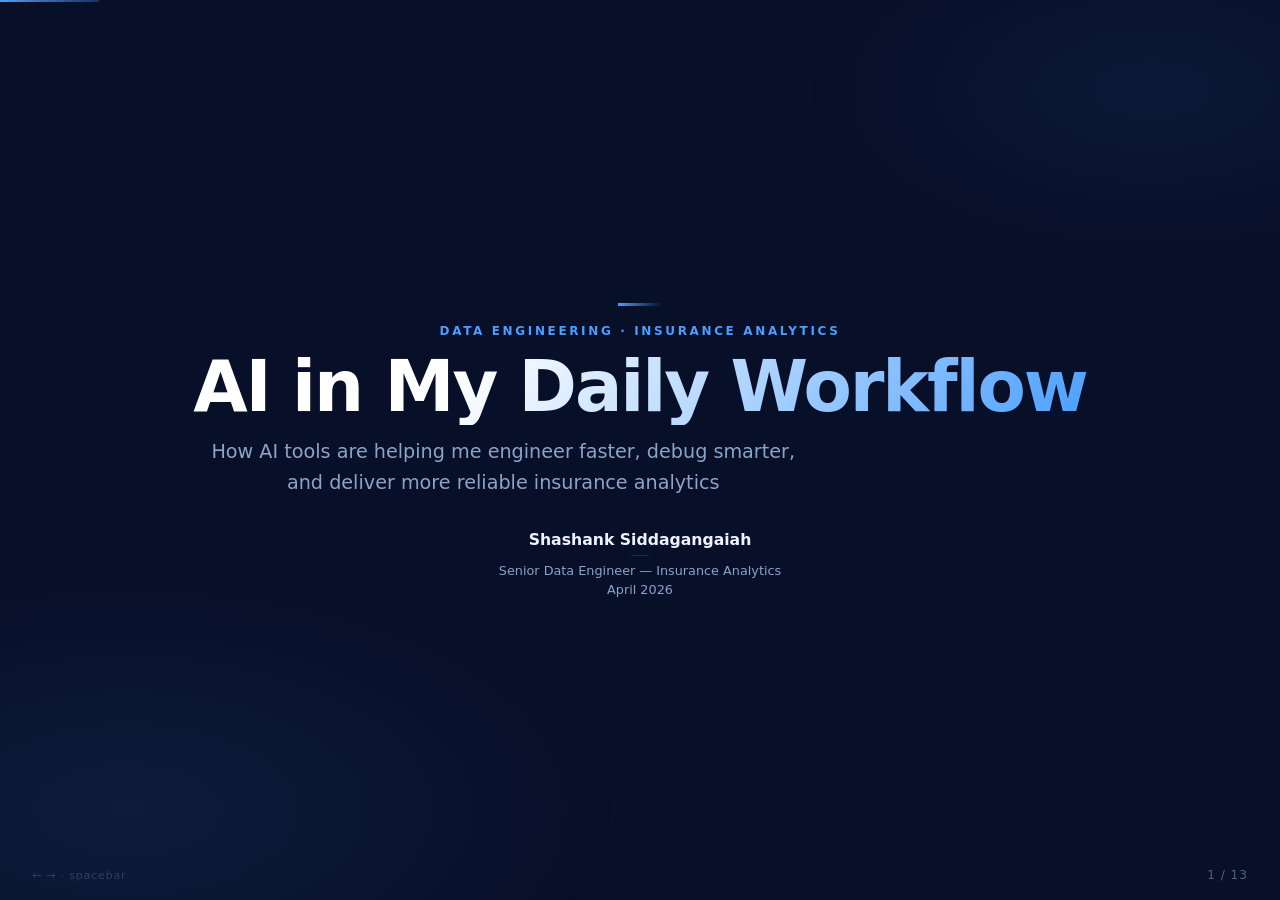
<file: git_portfolio/ai-at-work-presentation.html>
<!DOCTYPE html>
<html lang="en">
<head>
<meta charset="UTF-8">
<meta name="viewport" content="width=device-width, initial-scale=1.0">
<title>AI in My Daily Workflow — Shashank Siddagangaiah</title>
<style>
*, *::before, *::after { box-sizing: border-box; margin: 0; padding: 0; }

:root {
  --bg:      #080F28;
  --card:    #0D1840;
  --text:    #EEF2FF;
  --accent:  #4A9EFF;
  --green:   #34D399;
  --amber:   #F59E0B;
  --muted:   #8BA4C8;
  --border:  rgba(74, 158, 255, 0.2);
  --glow:    rgba(74, 158, 255, 0.08);
  --font:    'Segoe UI', -apple-system, BlinkMacSystemFont, system-ui, sans-serif;
}

html, body {
  height: 100%;
  background: var(--bg);
  color: var(--text);
  font-family: var(--font);
  overflow: hidden;
  cursor: default;
  -webkit-font-smoothing: antialiased;
}

body::before {
  content: '';
  position: fixed;
  inset: 0;
  background:
    radial-gradient(ellipse 70% 50% at 10% 90%, rgba(74,158,255,0.09) 0%, transparent 55%),
    radial-gradient(ellipse 55% 40% at 90% 10%, rgba(74,158,255,0.07) 0%, transparent 50%);
  pointer-events: none;
  z-index: 0;
}

/* ── Slide base ── */
.slide {
  position: fixed;
  inset: 0;
  height: 100vh;
  height: 100dvh;
  display: none;
  flex-direction: column;
  justify-content: center;
  align-items: center;
  padding: clamp(1.4rem, 3.5vw, 3.8rem);
  overflow: hidden;
  z-index: 1;
}
.slide.active {
  display: flex;
  animation: slideIn 0.48s cubic-bezier(0.22,0.61,0.36,1) both;
}
@keyframes slideIn {
  from { opacity: 0; transform: translateY(16px); }
  to   { opacity: 1; transform: translateY(0); }
}
@keyframes fadeUp {
  from { opacity: 0; transform: translateY(9px); }
  to   { opacity: 1; transform: translateY(0); }
}

/* ── Chrome ── */
#progress {
  position: fixed; top: 0; left: 0;
  height: 2px;
  background: linear-gradient(90deg, var(--accent), rgba(74,158,255,0.25));
  transition: width 0.4s cubic-bezier(0.4,0,0.2,1);
  z-index: 100;
}
#counter {
  position: fixed;
  bottom: clamp(0.9rem, 2vh, 1.5rem);
  right: clamp(1.2rem, 2.5vw, 2rem);
  font-size: clamp(0.62rem, 0.95vw, 0.78rem);
  font-weight: 500; letter-spacing: 0.08em;
  color: rgba(139,164,200,0.55);
  z-index: 100;
}
#nav-hint {
  position: fixed;
  bottom: clamp(0.9rem, 2vh, 1.5rem);
  left: clamp(1.2rem, 2.5vw, 2rem);
  font-size: clamp(0.58rem, 0.88vw, 0.72rem);
  letter-spacing: 0.06em;
  color: rgba(139,164,200,0.28);
  z-index: 100;
}

/* ── Chip labels ── */
.chip {
  display: inline-flex;
  align-items: center;
  gap: 0.4rem;
  font-size: clamp(0.57rem, 0.85vw, 0.7rem);
  font-weight: 700;
  letter-spacing: 0.18em;
  text-transform: uppercase;
  color: var(--accent);
  background: rgba(74,158,255,0.1);
  border: 1px solid rgba(74,158,255,0.24);
  border-radius: 100px;
  padding: 0.22em 0.85em;
  margin-bottom: clamp(0.5rem, 1.1vh, 0.9rem);
  opacity: 0;
  animation: fadeUp 0.4s 0.04s cubic-bezier(0.22,0.61,0.36,1) forwards;
}

/* ── Content layout wrapper ── */
.cw {
  display: flex;
  flex-direction: column;
  align-items: flex-start;
  width: 100%;
  max-width: min(1080px, 95vw);
  gap: clamp(0.7rem, 1.4vh, 1.1rem);
}

/* ── Slide heading ── */
.sh {
  font-size: clamp(1.35rem, 2.85vw, 2.45rem);
  font-weight: 700;
  letter-spacing: -0.022em;
  line-height: 1.1;
  color: var(--text);
  opacity: 0;
  animation: fadeUp 0.4s 0.11s cubic-bezier(0.22,0.61,0.36,1) forwards;
}
.hr {
  width: clamp(30px, 4vw, 46px);
  height: 3px;
  background: var(--accent);
  border-radius: 2px;
  margin-top: 0.3rem;
  opacity: 0;
  animation: fadeUp 0.38s 0.19s cubic-bezier(0.22,0.61,0.36,1) forwards;
}

/* ── Bullets ── */
.bullets {
  list-style: none;
  width: 100%;
  display: flex;
  flex-direction: column;
  gap: clamp(0.42rem, 1vh, 0.75rem);
}
.bullets li {
  display: flex;
  align-items: flex-start;
  gap: 0.72rem;
  font-size: clamp(0.83rem, 1.4vw, 1.06rem);
  line-height: 1.52;
  color: var(--muted);
  opacity: 0;
  animation: fadeUp 0.37s cubic-bezier(0.22,0.61,0.36,1) forwards;
}
.bullets li::before {
  content: '';
  width: 6px; height: 6px; min-width: 6px;
  border-radius: 50%;
  background: var(--accent);
  margin-top: 0.46em;
  flex-shrink: 0;
}
.bullets li strong { color: var(--text); font-weight: 600; }
.bullets li:nth-child(1) { animation-delay: 0.27s; }
.bullets li:nth-child(2) { animation-delay: 0.36s; }
.bullets li:nth-child(3) { animation-delay: 0.45s; }
.bullets li:nth-child(4) { animation-delay: 0.54s; }
.bullets li:nth-child(5) { animation-delay: 0.63s; }

/* ══ SLIDE 1 — TITLE ══ */
.s1 { text-align: center; gap: 0; }
.s1-rule { width: clamp(28px,4vw,44px); height: 3px; background: linear-gradient(90deg,var(--accent),transparent); margin: 0 auto clamp(0.9rem,2vh,1.8rem); opacity:0; animation: fadeUp .38s .04s ease forwards; }
.s1-eye { font-size: clamp(.6rem,1vw,.75rem); font-weight:700; letter-spacing:.22em; text-transform:uppercase; color:var(--accent); margin-bottom:clamp(.65rem,1.5vh,1.2rem); opacity:0; animation: fadeUp .38s .14s ease forwards; }
.s1-h1 { font-size:clamp(2.2rem,5.5vw,5rem); font-weight:800; line-height:1.05; letter-spacing:-.03em; background:linear-gradient(125deg,#fff 30%,#4A9EFF 100%); -webkit-background-clip:text; -webkit-text-fill-color:transparent; background-clip:text; margin-bottom:clamp(.6rem,1.3vh,1.1rem); opacity:0; animation: fadeUp .42s .26s ease forwards; }
.s1-sub { font-size:clamp(.88rem,1.6vw,1.2rem); color:var(--muted); max-width:min(620px,80vw); line-height:1.6; margin-bottom:clamp(1.5rem,3.5vh,3rem); opacity:0; animation: fadeUp .38s .4s ease forwards; }
.s1-meta { display:flex; flex-direction:column; align-items:center; gap:.28rem; opacity:0; animation: fadeUp .38s .54s ease forwards; }
.s1-name { font-size:clamp(.85rem,1.3vw,.98rem); font-weight:600; }
.s1-role,.s1-date { font-size:clamp(.68rem,1vw,.8rem); color:var(--muted); }
.s1-sep { width:18px; height:1px; background:var(--border); margin:.12rem 0; }

/* ══ SLIDE 3 — stat callouts ══ */
.stat-row { display:flex; gap:clamp(.6rem,1.4vw,1rem); width:100%; }
.stat-card { flex:1; background:var(--glow); border:1px solid var(--border); border-left:3px solid var(--accent); border-radius:8px; padding:clamp(.55rem,1.1vw,.9rem) clamp(.75rem,1.4vw,1.1rem); opacity:0; animation: fadeUp .38s ease forwards; }
.stat-card:nth-child(1) { animation-delay:.68s; }
.stat-card:nth-child(2) { animation-delay:.8s; }
.stat-num { font-size:clamp(1rem,1.9vw,1.55rem); font-weight:800; color:var(--accent); line-height:1.1; }
.stat-lbl { font-size:clamp(.6rem,.95vw,.76rem); color:var(--muted); line-height:1.4; margin-top:.18rem; }

/* ══ SLIDE 4 — tool cards ══ */
.tools-grid { display:grid; grid-template-columns:1fr 1fr; gap:clamp(.75rem,1.6vw,1.3rem); width:100%; }
.tool-card { background:var(--card); border:1px solid var(--border); border-radius:12px; padding:clamp(.9rem,1.8vw,1.5rem); opacity:0; animation: fadeUp .38s ease forwards; }
.tool-card:nth-child(1) { animation-delay:.28s; }
.tool-card:nth-child(2) { animation-delay:.42s; }
.tbadge { display:inline-block; font-size:clamp(.55rem,.8vw,.66rem); font-weight:700; letter-spacing:.12em; text-transform:uppercase; padding:.18em .7em; border-radius:100px; margin-bottom:clamp(.45rem,.9vh,.7rem); }
.tb-pri { background:rgba(74,158,255,.14); color:var(--accent); border:1px solid rgba(74,158,255,.3); }
.tb-sec { background:rgba(52,211,153,.1); color:var(--green); border:1px solid rgba(52,211,153,.25); }
.tool-name { font-size:clamp(.95rem,1.5vw,1.25rem); font-weight:700; margin-bottom:.28rem; }
.tool-desc { font-size:clamp(.72rem,1.1vw,.88rem); color:var(--muted); line-height:1.5; margin-bottom:clamp(.55rem,1.1vh,.85rem); }
.tool-uses { list-style:none; display:flex; flex-direction:column; gap:.32rem; }
.tool-uses li { font-size:clamp(.68rem,1vw,.82rem); color:var(--muted); display:flex; align-items:flex-start; gap:.45rem; }
.tool-uses li::before { content:'›'; color:var(--accent); font-weight:700; flex-shrink:0; }

/* ══ SLIDE 5 — pipeline ══ */
.pipeline { display:flex; align-items:center; gap:0; width:100%; opacity:0; animation: fadeUp .38s .24s ease forwards; margin-bottom:clamp(.6rem,1.3vh,1rem); }
.pipe-step { flex:1; text-align:center; padding:clamp(.35rem,.7vh,.55rem) clamp(.25rem,.5vw,.45rem); background:var(--glow); border:1px solid var(--border); border-radius:7px; }
.pipe-n { font-size:clamp(.52rem,.78vw,.64rem); font-weight:700; color:var(--accent); text-transform:uppercase; letter-spacing:.06em; }
.pipe-l { font-size:clamp(.62rem,.92vw,.76rem); font-weight:600; color:var(--text); margin-top:.08rem; }
.pipe-arr { padding:0 clamp(.18rem,.42vw,.38rem); color:var(--accent); font-size:clamp(.7rem,1.1vw,.95rem); flex-shrink:0; }

/* ══ SLIDE 6 — skills grid ══ */
.skills-grid { display:grid; grid-template-columns:repeat(3,1fr); gap:clamp(.55rem,1.1vw,.9rem); width:100%; }
.sk-card { background:var(--card); border:1px solid var(--border); border-radius:10px; padding:clamp(.75rem,1.4vw,1.15rem); opacity:0; animation: fadeUp .36s ease forwards; }
.sk-card:nth-child(1){animation-delay:.27s} .sk-card:nth-child(2){animation-delay:.34s}
.sk-card:nth-child(3){animation-delay:.41s} .sk-card:nth-child(4){animation-delay:.48s}
.sk-card:nth-child(5){animation-delay:.55s} .sk-card:nth-child(6){animation-delay:.62s}
.sk-num { font-size:clamp(.56rem,.84vw,.68rem); font-weight:800; color:var(--accent); opacity:.7; letter-spacing:.05em; margin-bottom:.28rem; }
.sk-name { font-size:clamp(.8rem,1.2vw,.97rem); font-weight:700; margin-bottom:.25rem; }
.sk-desc { font-size:clamp(.67rem,.97vw,.8rem); color:var(--muted); line-height:1.44; }

/* ══ SLIDES 7 & 8 — case study ══ */
.case-grid { display:grid; grid-template-columns:1fr 1fr; gap:clamp(.75rem,1.6vw,1.3rem); width:100%; }
.case-result { background:rgba(52,211,153,.07); border:1px solid rgba(52,211,153,.22); border-radius:10px; padding:clamp(.85rem,1.6vw,1.3rem); display:flex; flex-direction:column; gap:clamp(.42rem,.9vh,.7rem); opacity:0; animation: fadeUp .38s .58s ease forwards; }
.cr-label { font-size:clamp(.55rem,.82vw,.68rem); font-weight:700; letter-spacing:.15em; text-transform:uppercase; color:var(--green); }
.cr-item { display:flex; gap:.5rem; align-items:flex-start; font-size:clamp(.7rem,1.05vw,.84rem); color:rgba(238,242,255,.85); line-height:1.44; }
.cr-item::before { content:'✓'; color:var(--green); font-weight:700; flex-shrink:0; font-size:.75em; margin-top:.12em; }

/* ══ SLIDE 9 — before/after ══ */
.ba-grid { display:grid; grid-template-columns:1fr 1fr; gap:clamp(.55rem,1.3vw,1.1rem); width:100%; }
.ba-col { display:flex; flex-direction:column; gap:clamp(.35rem,.8vh,.6rem); }
.ba-hd { display:flex; align-items:center; gap:.45rem; font-size:clamp(.62rem,.95vw,.76rem); font-weight:700; letter-spacing:.12em; text-transform:uppercase; padding-bottom:.45rem; border-bottom:1px solid var(--border); margin-bottom:.15rem; opacity:0; animation: fadeUp .36s ease forwards; }
.ba-hd.b { color:var(--amber); animation-delay:.27s; }
.ba-hd.a { color:var(--green); animation-delay:.31s; }
.ba-dot { width:8px; height:8px; border-radius:50%; flex-shrink:0; }
.ba-dot.b { background:var(--amber); }
.ba-dot.a { background:var(--green); }
.ba-item { background:var(--card); border-radius:7px; padding:clamp(.42rem,.88vh,.65rem) clamp(.6rem,1.1vw,.88rem); font-size:clamp(.72rem,1.08vw,.86rem); line-height:1.44; opacity:0; animation: fadeUp .34s ease forwards; }
.ba-item.b { color:rgba(245,158,11,.88); border-left:3px solid rgba(245,158,11,.38); }
.ba-item.a { color:rgba(52,211,153,.92); border-left:3px solid rgba(52,211,153,.38); }
.ba-item strong { font-weight:600; color:inherit; }
.ba-col.b .ba-item:nth-child(2){animation-delay:.39s} .ba-col.b .ba-item:nth-child(3){animation-delay:.48s}
.ba-col.b .ba-item:nth-child(4){animation-delay:.57s} .ba-col.b .ba-item:nth-child(5){animation-delay:.66s}
.ba-col.a .ba-item:nth-child(2){animation-delay:.43s} .ba-col.a .ba-item:nth-child(3){animation-delay:.52s}
.ba-col.a .ba-item:nth-child(4){animation-delay:.61s} .ba-col.a .ba-item:nth-child(5){animation-delay:.70s}

/* ══ SLIDE 10 — governance ══ */
.gov-list { list-style:none; width:100%; display:flex; flex-direction:column; gap:clamp(.55rem,1.2vh,.9rem); }
.gov-list li { display:flex; align-items:flex-start; gap:.85rem; background:var(--card); border:1px solid var(--border); border-radius:8px; padding:clamp(.6rem,1.1vh,.9rem) clamp(.85rem,1.5vw,1.1rem); font-size:clamp(.8rem,1.28vw,.98rem); color:var(--muted); line-height:1.5; opacity:0; animation: fadeUp .36s ease forwards; }
.gov-list li:nth-child(1){animation-delay:.27s} .gov-list li:nth-child(2){animation-delay:.37s}
.gov-list li:nth-child(3){animation-delay:.47s} .gov-list li:nth-child(4){animation-delay:.57s}
.gov-list li:nth-child(5){animation-delay:.67s}
.gov-list li strong { color:var(--text); }
.gcheck { width:clamp(1.1rem,1.7vw,1.4rem); height:clamp(1.1rem,1.7vw,1.4rem); min-width:clamp(1.1rem,1.7vw,1.4rem); border-radius:50%; background:rgba(52,211,153,.1); border:1px solid rgba(52,211,153,.3); display:flex; align-items:center; justify-content:center; font-size:clamp(.52rem,.8vw,.65rem); color:var(--green); font-weight:700; flex-shrink:0; margin-top:.1rem; }

/* ══ SLIDE 11 — impact cards ══ */
.impact-grid { display:grid; grid-template-columns:1fr 1fr; gap:clamp(.65rem,1.4vw,1.1rem); width:100%; }
.ic { background:var(--card); border:1px solid var(--border); border-top:2px solid var(--accent); border-radius:12px; padding:clamp(.9rem,1.8vw,1.5rem); opacity:0; animation: fadeUp .36s ease forwards; }
.ic:nth-child(1){animation-delay:.27s} .ic:nth-child(2){animation-delay:.37s}
.ic:nth-child(3){animation-delay:.47s} .ic:nth-child(4){animation-delay:.57s}
.ic-tag { font-size:clamp(.55rem,.83vw,.67rem); font-weight:700; letter-spacing:.1em; text-transform:uppercase; color:var(--accent); opacity:.8; margin-bottom:.35rem; }
.ic-title { font-size:clamp(.95rem,1.6vw,1.3rem); font-weight:700; color:var(--text); margin-bottom:.35rem; line-height:1.2; }
.ic-desc { font-size:clamp(.7rem,1.05vw,.84rem); color:var(--muted); line-height:1.5; }

/* ══ SLIDE 12 — timeline ══ */
.timeline { width:100%; display:flex; flex-direction:column; gap:clamp(.6rem,1.3vh,1rem); }
.tl-item { display:flex; gap:clamp(.85rem,1.8vw,1.3rem); align-items:flex-start; opacity:0; animation: fadeUp .36s ease forwards; }
.tl-item:nth-child(1){animation-delay:.27s} .tl-item:nth-child(2){animation-delay:.42s} .tl-item:nth-child(3){animation-delay:.57s}
.tl-left { display:flex; flex-direction:column; align-items:center; gap:4px; flex-shrink:0; }
.tl-dot { width:clamp(26px,3.2vw,38px); height:clamp(26px,3.2vw,38px); border-radius:50%; background:var(--glow); border:2px solid var(--accent); display:flex; align-items:center; justify-content:center; font-size:clamp(.58rem,.82vw,.7rem); font-weight:800; color:var(--accent); }
.tl-line { width:2px; height:clamp(12px,2.2vh,20px); background:var(--border); }
.tl-item:last-child .tl-line { display:none; }
.tl-phase { font-size:clamp(.58rem,.87vw,.7rem); font-weight:700; letter-spacing:.12em; text-transform:uppercase; color:var(--accent); margin-bottom:.18rem; }
.tl-title { font-size:clamp(.87rem,1.35vw,1.06rem); font-weight:600; color:var(--text); margin-bottom:.28rem; }
.tl-tags { display:flex; flex-wrap:wrap; gap:.28rem; }
.tl-tag { font-size:clamp(.62rem,.9vw,.74rem); color:var(--muted); background:var(--glow); border:1px solid var(--border); border-radius:100px; padding:.14em .6em; }

/* ══ SLIDE 13 — summary ══ */
.sum-grid { display:grid; grid-template-columns:1fr 1fr; gap:clamp(.65rem,1.4vw,1.1rem); width:100%; }
.sum-card { background:var(--card); border:1px solid var(--border); border-radius:10px; padding:clamp(.85rem,1.7vw,1.35rem); opacity:0; animation: fadeUp .36s ease forwards; }
.sum-card:nth-child(1){animation-delay:.27s}
.sum-card:nth-child(2){animation-delay:.39s; border-color:rgba(52,211,153,.28); border-left:3px solid var(--green);}
.sum-card:nth-child(3){animation-delay:.51s}
.sum-card:nth-child(4){animation-delay:.63s; border-color:rgba(74,158,255,.35); border-left:3px solid var(--accent);}
.sc-lbl { font-size:clamp(.55rem,.82vw,.68rem); font-weight:700; letter-spacing:.14em; text-transform:uppercase; color:var(--muted); margin-bottom:.35rem; }
.sc-title { font-size:clamp(.88rem,1.38vw,1.08rem); font-weight:700; color:var(--text); margin-bottom:.35rem; line-height:1.25; }
.sc-body { font-size:clamp(.68rem,1.02vw,.82rem); color:var(--muted); line-height:1.5; }

/* ── reduced motion ── */
@media (prefers-reduced-motion: reduce) {
  *, *::before, *::after { animation: none !important; opacity: 1 !important; transform: none !important; }
}
</style>
</head>
<body>

<!-- ═══ 1 — TITLE ═══ -->
<section class="slide s1 active" id="s1">
  <div>
    <div class="s1-rule"></div>
    <div class="s1-eye">Data Engineering · Insurance Analytics</div>
    <h1 class="s1-h1">AI in My Daily Workflow</h1>
    <p class="s1-sub">How AI tools are helping me engineer faster, debug smarter, and deliver more reliable insurance analytics</p>
    <div class="s1-meta">
      <span class="s1-name">Shashank Siddagangaiah</span>
      <div class="s1-sep"></div>
      <span class="s1-role">Senior Data Engineer — Insurance Analytics</span>
      <span class="s1-date">April 2026</span>
    </div>
  </div>
</section>

<!-- ═══ 2 — THE CHALLENGE ═══ -->
<section class="slide" id="s2">
  <div class="cw">
    <span class="chip">Context</span>
    <h2 class="sh">Complex Multi-Source SQL Was Creating Real Bottlenecks</h2>
    <div class="hr"></div>
    <ul class="bullets">
      <li><strong>Multi-source joins</strong> across EDW, AWM, and BIM required manually tracing inconsistent schemas and undocumented key relationships</li>
      <li><strong>Deduplication errors</strong> in ROW_NUMBER() patterns were difficult to isolate without a systematic, reproducible review process</li>
      <li><strong>Tableau SQL constraints</strong> prohibit CTEs inside Custom SQL — every report required complex nested subquery rewrites from scratch</li>
      <li><strong>Schema exploration</strong> consumed significant time each cycle: hunting table relationships across unfamiliar source systems</li>
      <li><strong>No knowledge retention</strong> — each report cycle restarted from zero with no reusable pattern library or documented decisions</li>
    </ul>
  </div>
</section>

<!-- ═══ 3 — INDUSTRY ═══ -->
<section class="slide" id="s3">
  <div class="cw">
    <span class="chip">Industry Context</span>
    <h2 class="sh">AI in Data Engineering Is Now Industry Standard</h2>
    <div class="hr"></div>
    <ul class="bullets">
      <li><strong>78% of companies</strong> are deploying AI in at least one business function — up from 55% in 2023 (McKinsey, 2025)</li>
      <li>AI-assisted SQL and text-to-SQL tools are in <strong>production at scale</strong> at Uber (QueryGPT), Pinterest, and Intuit</li>
      <li>Data engineers using AI report significant reductions in time spent on manual query generation, debugging, and documentation</li>
      <li>AI fluency is now listed as a requirement in data engineering roles — not a differentiator, but a baseline expectation</li>
    </ul>
    <div class="stat-row">
      <div class="stat-card">
        <div class="stat-num">78%</div>
        <div class="stat-lbl">of enterprises deploying AI in at least one function — McKinsey 2025</div>
      </div>
      <div class="stat-card">
        <div class="stat-num">3.7×</div>
        <div class="stat-lbl">average ROI on enterprise AI investments across industries — McKinsey 2025</div>
      </div>
    </div>
  </div>
</section>

<!-- ═══ 4 — TOOLS ═══ -->
<section class="slide" id="s4">
  <div class="cw">
    <span class="chip">My Stack</span>
    <h2 class="sh">Two Complementary Tools — One Integrated Workflow</h2>
    <div class="hr"></div>
    <div class="tools-grid">
      <div class="tool-card">
        <span class="tbadge tb-pri">Primary</span>
        <div class="tool-name">Claude Code CLI</div>
        <div class="tool-desc">AI coding assistant running directly in VS Code and the terminal. Handles all structured, multi-step engineering work end-to-end.</div>
        <ul class="tool-uses">
          <li>SQL query development and debugging</li>
          <li>Multi-source join and dedup logic</li>
          <li>Report pipeline design and planning</li>
          <li>Schema and table relationship exploration</li>
          <li>Structured workflow execution via skills</li>
        </ul>
      </div>
      <div class="tool-card">
        <span class="tbadge tb-sec">Secondary</span>
        <div class="tool-name">ChatGPT</div>
        <div class="tool-desc">Used for ad-hoc lookups, research, writing support, and quick cross-referencing outside the coding environment.</div>
        <ul class="tool-uses">
          <li>Industry and technical research</li>
          <li>Writing assistance — docs, emails</li>
          <li>Quick exploratory questions</li>
          <li>Cross-referencing SQL behavior and edge cases</li>
        </ul>
      </div>
    </div>
  </div>
</section>

<!-- ═══ 5 — DAILY WORKFLOWS ═══ -->
<section class="slide" id="s5">
  <div class="cw">
    <span class="chip">Daily Work</span>
    <h2 class="sh">Claude Code Is Active at Every Phase of My Engineering Process</h2>
    <div class="hr"></div>
    <div class="pipeline">
      <div class="pipe-step"><div class="pipe-n">01</div><div class="pipe-l">Design</div></div>
      <div class="pipe-arr">→</div>
      <div class="pipe-step"><div class="pipe-n">02</div><div class="pipe-l">Build</div></div>
      <div class="pipe-arr">→</div>
      <div class="pipe-step"><div class="pipe-n">03</div><div class="pipe-l">Debug</div></div>
      <div class="pipe-arr">→</div>
      <div class="pipe-step"><div class="pipe-n">04</div><div class="pipe-l">Validate</div></div>
      <div class="pipe-arr">→</div>
      <div class="pipe-step"><div class="pipe-n">05</div><div class="pipe-l">Deliver</div></div>
    </div>
    <ul class="bullets">
      <li><strong>SQL query building</strong> — translating business requirements into correct, optimized queries against EDW and AWM sources</li>
      <li><strong>Deduplication logic</strong> — debugging ROW_NUMBER() patterns and validating dedup across complex multi-table joins</li>
      <li><strong>Tableau-compatible SQL</strong> — structuring nested subqueries that satisfy the no-CTE constraint inside Tableau Custom SQL</li>
      <li><strong>Schema exploration</strong> — navigating unfamiliar source tables and join paths without manual trial-and-error</li>
      <li><strong>Pipeline planning</strong> — breaking multi-section report builds into ordered, independently testable steps</li>
    </ul>
  </div>
</section>

<!-- ═══ 6 — SKILLS ═══ -->
<section class="slide" id="s6">
  <div class="cw">
    <span class="chip">Method</span>
    <h2 class="sh">Six Structured AI Workflows Replace Ad-Hoc Prompting</h2>
    <div class="hr"></div>
    <div class="skills-grid">
      <div class="sk-card">
        <div class="sk-num">01</div>
        <div class="sk-name">Brainstorming</div>
        <div class="sk-desc">Explore requirements and design fully before writing a single line of SQL</div>
      </div>
      <div class="sk-card">
        <div class="sk-num">02</div>
        <div class="sk-name">Test-Driven Dev</div>
        <div class="sk-desc">RED-GREEN-REFACTOR cycle applied to SQL validation and data scripts</div>
      </div>
      <div class="sk-card">
        <div class="sk-num">03</div>
        <div class="sk-name">Systematic Debugging</div>
        <div class="sk-desc">Root cause identification first — not trial-and-error hypothesis testing</div>
      </div>
      <div class="sk-card">
        <div class="sk-num">04</div>
        <div class="sk-name">Implementation Planning</div>
        <div class="sk-desc">Work broken into bite-sized, reviewable steps before any code is written</div>
      </div>
      <div class="sk-card">
        <div class="sk-num">05</div>
        <div class="sk-name">Verification</div>
        <div class="sk-desc">Explicit validation checklist before marking any task complete</div>
      </div>
      <div class="sk-card">
        <div class="sk-num">06</div>
        <div class="sk-name">Code Review</div>
        <div class="sk-desc">Structured review of all AI-generated SQL before execution on production data</div>
      </div>
    </div>
  </div>
</section>

<!-- ═══ 7 — CASE STUDY: ONLINE ACCOUNTS ═══ -->
<section class="slide" id="s7">
  <div class="cw">
    <span class="chip">Case Study</span>
    <h2 class="sh">EDW Rewrite: Four-Section Query Delivered &lt;2% Variance Across All Sections</h2>
    <div class="hr"></div>
    <div class="case-grid">
      <div>
        <ul class="bullets">
          <li><strong>Goal:</strong> Replace Online Accounts BIM dependency with validated AWM + EDW views</li>
          <li><strong>Scope:</strong> Four-section UNION ALL (Activation, Initiation, Inforce, DriverOnly), each independently validated against BIM</li>
          <li><strong>AI role:</strong> Join path analysis, ROW_NUMBER dedup review, Employee/Supervisor dimension mapping via USER_EVENT_DETAIL and community_agent</li>
          <li><strong>Architecture gap:</strong> DriverOnly ~43% lower than BIM — AI assisted root-cause analysis; documented as accepted architecture difference</li>
        </ul>
      </div>
      <div class="case-result">
        <div class="cr-label">Validated Outcomes</div>
        <div class="cr-item">Activation section: &lt;1% delta vs BIM</div>
        <div class="cr-item">Initiation section: &lt;2% delta (2021+ data)</div>
        <div class="cr-item">Inforce section: &lt;1.5% delta</div>
        <div class="cr-item">Employee &amp; Supervisor dimensions fully mapped</div>
        <div class="cr-item">BIM dependency eliminated — EDW is now primary</div>
      </div>
    </div>
  </div>
</section>

<!-- ═══ 8 — CASE STUDY: PAPERLESS ═══ -->
<section class="slide" id="s8">
  <div class="cw">
    <span class="chip">Case Study</span>
    <h2 class="sh">Paperless Report: Multi-Source Pipeline Designed and Validated With AI</h2>
    <div class="hr"></div>
    <div class="case-grid">
      <div>
        <ul class="bullets">
          <li><strong>Goal:</strong> Build reporting pipeline tracking paperless adoption across all insurance product lines</li>
          <li><strong>Sources:</strong> EDW, AWM, BIM/Eloqua — requiring cross-source CIF join validation and row-level deduplication</li>
          <li><strong>AI role:</strong> Pipeline design, CIF join path analysis, construction of missing mail and email validation queries</li>
          <li><strong>Constraint:</strong> All Tableau queries must use nested subqueries — AI structured every query to comply with the no-CTE rule</li>
        </ul>
      </div>
      <div class="case-result">
        <div class="cr-label">Validated Outcomes</div>
        <div class="cr-item">Paperless indicators accurate across all product lines</div>
        <div class="cr-item">CIF join validation resolved and documented</div>
        <div class="cr-item">Missing mail and email validation queries built and verified</div>
        <div class="cr-item">Tableau dashboards live tracking adoption trends</div>
        <div class="cr-item">Issue resolution documented for team knowledge base</div>
      </div>
    </div>
  </div>
</section>

<!-- ═══ 9 — BEFORE VS AFTER ═══ -->
<section class="slide" id="s9">
  <div class="cw">
    <span class="chip">Impact</span>
    <h2 class="sh">AI Has Fundamentally Changed How I Approach Engineering Problems</h2>
    <div class="hr"></div>
    <div class="ba-grid">
      <div class="ba-col b">
        <div class="ba-hd b"><div class="ba-dot b"></div>Before AI</div>
        <div class="ba-item b"><strong>Trial-and-error debugging</strong> — run query, observe error, guess at fix, repeat</div>
        <div class="ba-item b"><strong>Manual schema lookup</strong> — open docs, trace join keys by hand, repeat per report</div>
        <div class="ba-item b"><strong>Zero retained context</strong> — each report cycle restarted fresh with no pattern library</div>
        <div class="ba-item b"><strong>Ad-hoc SQL writing</strong> — requirements went directly to code with no design step</div>
        <div class="ba-item b"><strong>Isolated knowledge</strong> — solutions not documented; gaps repeated across cycles</div>
      </div>
      <div class="ba-col a">
        <div class="ba-hd a"><div class="ba-dot a"></div>After AI</div>
        <div class="ba-item a"><strong>Root cause first</strong> — systematic diagnosis before writing any fix</div>
        <div class="ba-item a"><strong>AI-assisted navigation</strong> — join paths explored and validated before building queries</div>
        <div class="ba-item a"><strong>Persistent knowledge base</strong> — validated patterns stored in Obsidian vault for reuse</div>
        <div class="ba-item a"><strong>Design before build</strong> — requirements fully explored and structured before SQL is written</div>
        <div class="ba-item a"><strong>Documented decisions</strong> — every architectural gap and resolution captured and auditable</div>
      </div>
    </div>
  </div>
</section>

<!-- ═══ 10 — GOVERNANCE ═══ -->
<section class="slide" id="s10">
  <div class="cw">
    <span class="chip">Governance</span>
    <h2 class="sh">All AI Output Is Reviewed and Validated — Accuracy Always Comes First</h2>
    <div class="hr"></div>
    <ul class="gov-list">
      <li><div class="gcheck">✓</div><div><strong>Every AI-generated SQL is manually reviewed</strong> before execution against any production data source</div></li>
      <li><div class="gcheck">✓</div><div><strong>Cross-source validation queries</strong> reconcile counts between EDW, AWM, and BIM to confirm accuracy at every milestone</div></li>
      <li><div class="gcheck">✓</div><div><strong>No sensitive customer data is shared</strong> with external AI tools — queries use anonymized schema references and structural descriptions only</div></li>
      <li><div class="gcheck">✓</div><div><strong>Persistent knowledge base</strong> (Obsidian vault) retains validated patterns, known gaps, and architectural decisions for full auditability</div></li>
      <li><div class="gcheck">✓</div><div><strong>AI is a reasoning aid, not an authority</strong> — all output is one input to engineering judgment, never a replacement for it</div></li>
    </ul>
  </div>
</section>

<!-- ═══ 11 — IMPACT ═══ -->
<section class="slide" id="s11">
  <div class="cw">
    <span class="chip">Results</span>
    <h2 class="sh">The Engineering Impact Is Tangible and Growing</h2>
    <div class="hr"></div>
    <div class="impact-grid">
      <div class="ic">
        <div class="ic-tag">Debugging</div>
        <div class="ic-title">Faster Root-Cause Resolution</div>
        <div class="ic-desc">Systematic diagnosis replaces trial-and-error. Issues that previously required multiple query cycles are now resolved in a single structured session.</div>
      </div>
      <div class="ic">
        <div class="ic-tag">Structure</div>
        <div class="ic-title">Design Before Build</div>
        <div class="ic-desc">Requirements are fully explored before any SQL is written. Upstream clarity consistently prevents costly downstream rewrites and rework.</div>
      </div>
      <div class="ic">
        <div class="ic-tag">Consistency</div>
        <div class="ic-title">Uniform Code Patterns</div>
        <div class="ic-desc">Dedup logic, date boundaries, and join patterns are applied uniformly across all reports — fewer edge-case errors across the entire portfolio.</div>
      </div>
      <div class="ic">
        <div class="ic-tag">Confidence</div>
        <div class="ic-title">Navigating Unfamiliar Schemas</div>
        <div class="ic-desc">New source systems are explored with AI guidance, dramatically reducing ramp-up time on new or legacy data sources and undocumented tables.</div>
      </div>
    </div>
  </div>
</section>

<!-- ═══ 12 — WHAT'S NEXT ═══ -->
<section class="slide" id="s12">
  <div class="cw">
    <span class="chip">Next Steps</span>
    <h2 class="sh">Three Priority Next Steps to Deepen AI Integration</h2>
    <div class="hr"></div>
    <div class="timeline">
      <div class="tl-item">
        <div class="tl-left">
          <div class="tl-dot">1</div>
          <div class="tl-line"></div>
        </div>
        <div>
          <div class="tl-phase">Now — Q2 2026</div>
          <div class="tl-title">Documentation Automation &amp; dbt Model Development</div>
          <div class="tl-tags">
            <span class="tl-tag">Auto-generate query comments</span>
            <span class="tl-tag">Data dictionary entries</span>
            <span class="tl-tag">dbt model scaffolding with AI validation</span>
          </div>
        </div>
      </div>
      <div class="tl-item">
        <div class="tl-left">
          <div class="tl-dot">2</div>
          <div class="tl-line"></div>
        </div>
        <div>
          <div class="tl-phase">Q3 2026</div>
          <div class="tl-title">Automated SQL Validation Workflows</div>
          <div class="tl-tags">
            <span class="tl-tag">AI-assisted cross-source reconciliation</span>
            <span class="tl-tag">Automated delta detection</span>
            <span class="tl-tag">Structured validation reports</span>
          </div>
        </div>
      </div>
      <div class="tl-item">
        <div class="tl-left">
          <div class="tl-dot">3</div>
        </div>
        <div>
          <div class="tl-phase">Q4 2026</div>
          <div class="tl-title">Full AI-Integrated Pipeline Design &amp; Review</div>
          <div class="tl-tags">
            <span class="tl-tag">AI at every stage of the pipeline</span>
            <span class="tl-tag">Faster onboarding to new data sources</span>
            <span class="tl-tag">Team-level AI workflow standards</span>
          </div>
        </div>
      </div>
    </div>
  </div>
</section>

<!-- ═══ 13 — SUMMARY / ASK ═══ -->
<section class="slide" id="s13">
  <div class="cw">
    <span class="chip">Summary</span>
    <h2 class="sh">AI Adoption Is Already Delivering — Here Is What Would Help Most</h2>
    <div class="hr"></div>
    <div class="sum-grid">
      <div class="sum-card">
        <div class="sc-lbl">Current State</div>
        <div class="sc-title">Self-driven adoption, zero tooling cost</div>
        <div class="sc-body">Claude Code CLI and ChatGPT are integrated into daily engineering workflows at no additional licensing cost. Two live projects demonstrate measurable quality improvements.</div>
      </div>
      <div class="sum-card">
        <div class="sc-lbl">What's Working</div>
        <div class="sc-title">Faster debugging, consistent patterns, design-first engineering</div>
        <div class="sc-body">Both the EDW rewrite and Paperless Report were built and validated with AI assistance — complex multi-source work completed with documented, auditable architectural decisions.</div>
      </div>
      <div class="sum-card">
        <div class="sc-lbl">What Would Help</div>
        <div class="sc-title">Team-level tooling and shared workflow standards</div>
        <div class="sc-body">A shared Claude Code or dbt Cloud AI license for the data engineering team would allow these workflows to scale. Documented AI workflow guidelines would ensure consistent quality.</div>
      </div>
      <div class="sum-card">
        <div class="sc-lbl">Next Step</div>
        <div class="sc-title">Happy to run a live working demo</div>
        <div class="sc-body">A 30-minute session is enough to demonstrate the full Claude Code workflow on a real SQL problem — from requirements to validated query with structured AI guidance at every step.</div>
      </div>
    </div>
  </div>
</section>

<!-- UI chrome -->
<div id="progress" style="width:7.7%"></div>
<div id="counter">1 / 13</div>
<div id="nav-hint">← → · spacebar</div>

<script>
(function () {
  var slides  = Array.from(document.querySelectorAll('.slide'));
  var counter = document.getElementById('counter');
  var bar     = document.getElementById('progress');
  var total   = slides.length;
  var cur     = 0;

  function go(n) {
    slides[cur].classList.remove('active');
    cur = ((n % total) + total) % total;
    slides[cur].classList.add('active');
    counter.textContent = (cur + 1) + ' / ' + total;
    bar.style.width = ((cur + 1) / total * 100).toFixed(1) + '%';
  }

  document.addEventListener('keydown', function (e) {
    if (e.key === 'ArrowRight' || e.key === ' ') { e.preventDefault(); go(cur + 1); }
    else if (e.key === 'ArrowLeft')              { e.preventDefault(); go(cur - 1); }
  });

  var tx = 0;
  document.addEventListener('touchstart', function (e) { tx = e.touches[0].clientX; }, { passive: true });
  document.addEventListener('touchend',   function (e) {
    var dx = e.changedTouches[0].clientX - tx;
    if (Math.abs(dx) > 45) go(dx < 0 ? cur + 1 : cur - 1);
  }, { passive: true });
})();
</script>
</body>
</html>
</file>
